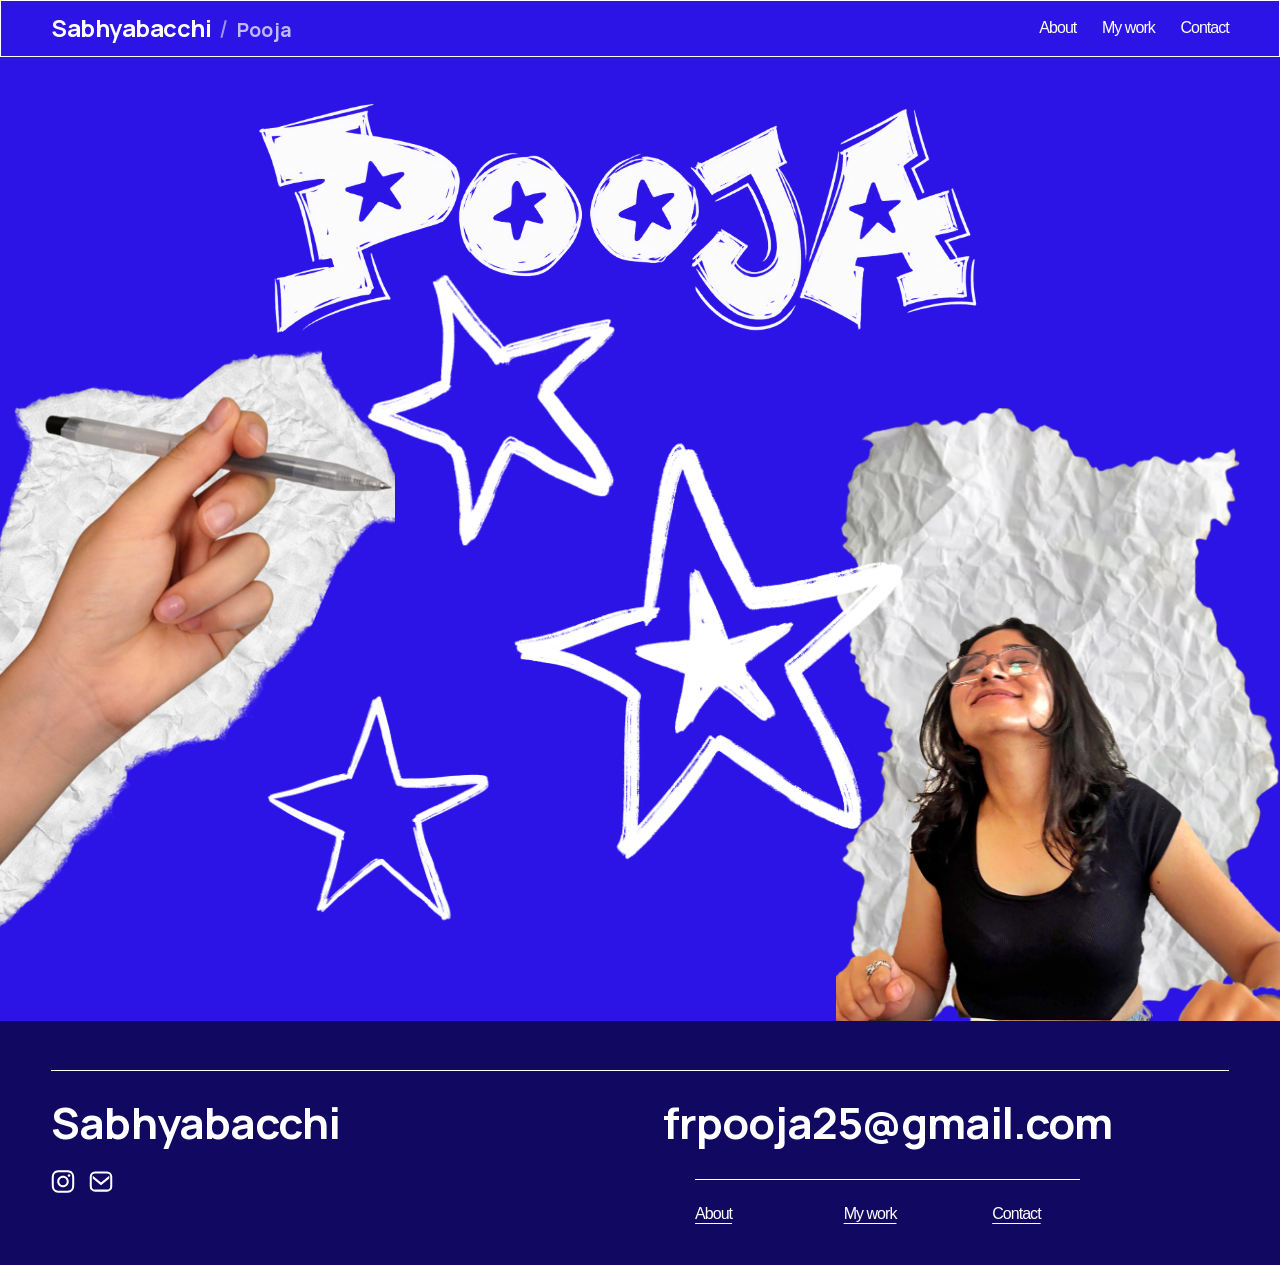
<file: index.html>
<!DOCTYPE html>
<html xmlns:og="http://opengraphprotocol.org/schema/" xmlns:fb="http://www.facebook.com/2008/fbml" lang="en-US" class="yui3-js-enabled js flexbox canvas canvastext webgl no-touch hashchange history draganddrop rgba hsla multiplebgs backgroundsize borderimage borderradius boxshadow textshadow opacity cssanimations csscolumns cssgradients cssreflections csstransforms no-csstransforms3d csstransitions video audio svg inlinesvg svgclippaths" style="--header-height: 60.40625px; scroll-behavior: smooth;"><head>
    <meta http-equiv="X-UA-Compatible" content="IE=edge,chrome=1">
    <meta name="viewport" content="width=device-width, initial-scale=1">
    <!-- This is Squarespace. --><!-- gopher-plane-6e33 -->
<base href="">
<meta charset="utf-8">
<title>Sabhyabacchi | Pooja</title>
<meta http-equiv="Accept-CH" content="Sec-CH-UA-Platform-Version, Sec-CH-UA-Model"><link rel="icon" type="image/x-icon" media="(prefers-color-scheme: light)" href="https://images.squarespace-cdn.com/content/v1/6a17950c1a50305b05320bcb/6fcdf553-482e-4eb4-bb4c-cad751a06b30/favicon.ico">
<link rel="icon" type="image/x-icon" media="(prefers-color-scheme: dark)" href="https://images.squarespace-cdn.com/content/v1/6a17950c1a50305b05320bcb/7f45dfd8-f30d-4bfb-ab00-d5866f7878e9/favicon.ico">





<meta name="twitter:card" content="summary_large_image">
<meta name="description" content="Pooja: scientist, storyteller, content director. Welcome to my playground.">
<meta property="og:site_name" content="Sabhyabacchi">
<meta property="og:type" content="website">
<meta property="og:title" content="Sabhyabacchi | Pooja">
<meta property="og:description" content="Pooja: scientist, storyteller, content director. Welcome to my playground.">
<meta property="og:url" content="https://sabhyabacchi.com">
<meta property="og:image" content="https://sabhyabacchi.com/assets/og/home.jpg">
<meta property="og:image:width" content="1200">
<meta property="og:image:height" content="630">
<meta name="twitter:title" content="Sabhyabacchi | Pooja">
<meta name="twitter:description" content="Pooja: scientist, storyteller, content director. Welcome to my playground.">
<meta name="twitter:image" content="https://sabhyabacchi.com/assets/og/home.jpg">
<link rel="preconnect" href="https://images.squarespace-cdn.com">
<link rel="preconnect" href="https://file.squarespace-cdn.com" crossorigin="">
<style data-sqsp-font-ids="6a31393d494e3c6626e63daa,6a3137d3494e3c6626e63abc">
/* cyrillic */
@font-face {
  font-family: 'Nunito Sans';
  font-style: normal;
  font-weight: 700;
  font-display: swap;
  src: url('assets/fonts/94f01c9161.woff2') format('woff2');
  unicode-range: U+0301, U+0400-045F, U+0490-0491, U+04B0-04B1, U+2116;
}
/* cyrillic-ext */
@font-face {
  font-family: 'Nunito Sans';
  font-style: normal;
  font-weight: 700;
  font-display: swap;
  src: url('assets/fonts/77646ed81f.woff2') format('woff2');
  unicode-range: U+0460-052F, U+1C80-1C8A, U+20B4, U+2DE0-2DFF, U+A640-A69F, U+FE2E-FE2F;
}
/* vietnamese */
@font-face {
  font-family: 'Nunito Sans';
  font-style: normal;
  font-weight: 700;
  font-display: swap;
  src: url('assets/fonts/47939a3604.woff2') format('woff2');
  unicode-range: U+0102-0103, U+0110-0111, U+0128-0129, U+0168-0169, U+01A0-01A1, U+01AF-01B0, U+0300-0301, U+0303-0304, U+0308-0309, U+0323, U+0329, U+1EA0-1EF9, U+20AB;
}
/* latin-ext */
@font-face {
  font-family: 'Nunito Sans';
  font-style: normal;
  font-weight: 700;
  font-display: swap;
  src: url('assets/fonts/8c35b58d33.woff2') format('woff2');
  unicode-range: U+0100-02BA, U+02BD-02C5, U+02C7-02CC, U+02CE-02D7, U+02DD-02FF, U+0304, U+0308, U+0329, U+1D00-1DBF, U+1E00-1E9F, U+1EF2-1EFF, U+2020, U+20A0-20AB, U+20AD-20C0, U+2113, U+2C60-2C7F, U+A720-A7FF;
}
/* latin */
@font-face {
  font-family: 'Nunito Sans';
  font-style: normal;
  font-weight: 700;
  font-display: swap;
  src: url('assets/fonts/7f6ddfadd4.woff2') format('woff2');
  unicode-range: U+0000-00FF, U+0131, U+0152-0153, U+02BB-02BC, U+02C6, U+02DA, U+02DC, U+0304, U+0308, U+0329, U+2000-206F, U+20AC, U+2122, U+2191, U+2193, U+2212, U+2215, U+FEFF, U+FFFD;
}
/* cyrillic-ext */
@font-face {
  font-family: 'Manrope';
  font-style: normal;
  font-weight: 700;
  font-display: swap;
  src: url('assets/fonts/25abfd8ceb.woff2') format('woff2');
  unicode-range: U+0460-052F, U+1C80-1C8A, U+20B4, U+2DE0-2DFF, U+A640-A69F, U+FE2E-FE2F;
}
/* greek */
@font-face {
  font-family: 'Manrope';
  font-style: normal;
  font-weight: 700;
  font-display: swap;
  src: url('assets/fonts/e0d361cda4.woff2') format('woff2');
  unicode-range: U+0370-0377, U+037A-037F, U+0384-038A, U+038C, U+038E-03A1, U+03A3-03FF;
}
/* cyrillic */
@font-face {
  font-family: 'Manrope';
  font-style: normal;
  font-weight: 700;
  font-display: swap;
  src: url('assets/fonts/88ae5d0600.woff2') format('woff2');
  unicode-range: U+0301, U+0400-045F, U+0490-0491, U+04B0-04B1, U+2116;
}
/* latin */
@font-face {
  font-family: 'Manrope';
  font-style: normal;
  font-weight: 700;
  font-display: swap;
  src: url('assets/fonts/5873b400d3.woff2') format('woff2');
  unicode-range: U+0000-00FF, U+0131, U+0152-0153, U+02BB-02BC, U+02C6, U+02DA, U+02DC, U+0304, U+0308, U+0329, U+2000-206F, U+20AC, U+2122, U+2191, U+2193, U+2212, U+2215, U+FEFF, U+FFFD;
}
/* latin-ext */
@font-face {
  font-family: 'Manrope';
  font-style: normal;
  font-weight: 700;
  font-display: swap;
  src: url('assets/fonts/5d7398d3bc.woff2') format('woff2');
  unicode-range: U+0100-02BA, U+02BD-02C5, U+02C7-02CC, U+02CE-02D7, U+02DD-02FF, U+0304, U+0308, U+0329, U+1D00-1DBF, U+1E00-1E9F, U+1EF2-1EFF, U+2020, U+20A0-20AB, U+20AD-20C0, U+2113, U+2C60-2C7F, U+A720-A7FF;
}
/* vietnamese */
@font-face {
  font-family: 'Manrope';
  font-style: normal;
  font-weight: 700;
  font-display: swap;
  src: url('assets/fonts/5134a6b51b.woff2') format('woff2');
  unicode-range: U+0102-0103, U+0110-0111, U+0128-0129, U+0168-0169, U+01A0-01A1, U+01AF-01B0, U+0300-0301, U+0303-0304, U+0308-0309, U+0323, U+0329, U+1EA0-1EF9, U+20AB;
}
/* cyrillic-ext */
@font-face {
  font-family: 'Nunito Sans';
  font-style: italic;
  font-weight: 700;
  font-display: swap;
  src: url('assets/fonts/e2493a7062.woff2') format('woff2');
  unicode-range: U+0460-052F, U+1C80-1C8A, U+20B4, U+2DE0-2DFF, U+A640-A69F, U+FE2E-FE2F;
}
/* cyrillic */
@font-face {
  font-family: 'Nunito Sans';
  font-style: italic;
  font-weight: 700;
  font-display: swap;
  src: url('assets/fonts/03aa65f161.woff2') format('woff2');
  unicode-range: U+0301, U+0400-045F, U+0490-0491, U+04B0-04B1, U+2116;
}
/* vietnamese */
@font-face {
  font-family: 'Nunito Sans';
  font-style: italic;
  font-weight: 700;
  font-display: swap;
  src: url('assets/fonts/2fede19f71.woff2') format('woff2');
  unicode-range: U+0102-0103, U+0110-0111, U+0128-0129, U+0168-0169, U+01A0-01A1, U+01AF-01B0, U+0300-0301, U+0303-0304, U+0308-0309, U+0323, U+0329, U+1EA0-1EF9, U+20AB;
}
/* latin */
@font-face {
  font-family: 'Nunito Sans';
  font-style: italic;
  font-weight: 700;
  font-display: swap;
  src: url('assets/fonts/9c7b2100c7.woff2') format('woff2');
  unicode-range: U+0000-00FF, U+0131, U+0152-0153, U+02BB-02BC, U+02C6, U+02DA, U+02DC, U+0304, U+0308, U+0329, U+2000-206F, U+20AC, U+2122, U+2191, U+2193, U+2212, U+2215, U+FEFF, U+FFFD;
}
/* latin-ext */
@font-face {
  font-family: 'Nunito Sans';
  font-style: italic;
  font-weight: 700;
  font-display: swap;
  src: url('assets/fonts/29cecf0997.woff2') format('woff2');
  unicode-range: U+0100-02BA, U+02BD-02C5, U+02C7-02CC, U+02CE-02D7, U+02DD-02FF, U+0304, U+0308, U+0329, U+1D00-1DBF, U+1E00-1E9F, U+1EF2-1EFF, U+2020, U+20A0-20AB, U+20AD-20C0, U+2113, U+2C60-2C7F, U+A720-A7FF;
}
/* latin */
@font-face {
  font-family: 'Nunito Sans';
  font-style: italic;
  font-weight: 400;
  font-display: swap;
  src: url('assets/fonts/7864b69ddd.woff2') format('woff2');
  unicode-range: U+0000-00FF, U+0131, U+0152-0153, U+02BB-02BC, U+02C6, U+02DA, U+02DC, U+0304, U+0308, U+0329, U+2000-206F, U+20AC, U+2122, U+2191, U+2193, U+2212, U+2215, U+FEFF, U+FFFD;
}
/* latin-ext */
@font-face {
  font-family: 'Nunito Sans';
  font-style: italic;
  font-weight: 400;
  font-display: swap;
  src: url('assets/fonts/a98892c817.woff2') format('woff2');
  unicode-range: U+0100-02BA, U+02BD-02C5, U+02C7-02CC, U+02CE-02D7, U+02DD-02FF, U+0304, U+0308, U+0329, U+1D00-1DBF, U+1E00-1E9F, U+1EF2-1EFF, U+2020, U+20A0-20AB, U+20AD-20C0, U+2113, U+2C60-2C7F, U+A720-A7FF;
}
/* vietnamese */
@font-face {
  font-family: 'Nunito Sans';
  font-style: italic;
  font-weight: 400;
  font-display: swap;
  src: url('assets/fonts/2219c68594.woff2') format('woff2');
  unicode-range: U+0102-0103, U+0110-0111, U+0128-0129, U+0168-0169, U+01A0-01A1, U+01AF-01B0, U+0300-0301, U+0303-0304, U+0308-0309, U+0323, U+0329, U+1EA0-1EF9, U+20AB;
}
/* cyrillic */
@font-face {
  font-family: 'Nunito Sans';
  font-style: italic;
  font-weight: 400;
  font-display: swap;
  src: url('assets/fonts/831a0fe9e6.woff2') format('woff2');
  unicode-range: U+0301, U+0400-045F, U+0490-0491, U+04B0-04B1, U+2116;
}
/* cyrillic-ext */
@font-face {
  font-family: 'Nunito Sans';
  font-style: italic;
  font-weight: 400;
  font-display: swap;
  src: url('assets/fonts/31cf459850.woff2') format('woff2');
  unicode-range: U+0460-052F, U+1C80-1C8A, U+20B4, U+2DE0-2DFF, U+A640-A69F, U+FE2E-FE2F;
}
/* cyrillic-ext */
@font-face {
  font-family: 'Nunito Sans';
  font-style: normal;
  font-weight: 400;
  font-display: swap;
  src: url('assets/fonts/a2612b19d0.woff2') format('woff2');
  unicode-range: U+0460-052F, U+1C80-1C8A, U+20B4, U+2DE0-2DFF, U+A640-A69F, U+FE2E-FE2F;
}
/* cyrillic */
@font-face {
  font-family: 'Nunito Sans';
  font-style: normal;
  font-weight: 400;
  font-display: swap;
  src: url('assets/fonts/ee20a017ad.woff2') format('woff2');
  unicode-range: U+0301, U+0400-045F, U+0490-0491, U+04B0-04B1, U+2116;
}
/* latin-ext */
@font-face {
  font-family: 'Nunito Sans';
  font-style: normal;
  font-weight: 400;
  font-display: swap;
  src: url('assets/fonts/b482d007cb.woff2') format('woff2');
  unicode-range: U+0100-02BA, U+02BD-02C5, U+02C7-02CC, U+02CE-02D7, U+02DD-02FF, U+0304, U+0308, U+0329, U+1D00-1DBF, U+1E00-1E9F, U+1EF2-1EFF, U+2020, U+20A0-20AB, U+20AD-20C0, U+2113, U+2C60-2C7F, U+A720-A7FF;
}
/* latin */
@font-face {
  font-family: 'Nunito Sans';
  font-style: normal;
  font-weight: 400;
  font-display: swap;
  src: url('assets/fonts/56f32470c5.woff2') format('woff2');
  unicode-range: U+0000-00FF, U+0131, U+0152-0153, U+02BB-02BC, U+02C6, U+02DA, U+02DC, U+0304, U+0308, U+0329, U+2000-206F, U+20AC, U+2122, U+2191, U+2193, U+2212, U+2215, U+FEFF, U+FFFD;
}
/* vietnamese */
@font-face {
  font-family: 'Nunito Sans';
  font-style: normal;
  font-weight: 400;
  font-display: swap;
  src: url('assets/fonts/ce6deac915.woff2') format('woff2');
  unicode-range: U+0102-0103, U+0110-0111, U+0128-0129, U+0168-0169, U+01A0-01A1, U+01AF-01B0, U+0300-0301, U+0303-0304, U+0308-0309, U+0323, U+0329, U+1EA0-1EF9, U+20AB;
}
</style>











<link rel="stylesheet" type="text/css" href="assets/style0.css">

<link rel="stylesheet" type="text/css" href="assets/style1.css">
<link rel="stylesheet" type="text/css" href="assets/style2.css"><link rel="stylesheet" type="text/css" href="assets/style3.css"><link rel="stylesheet" type="text/css" href="assets/style4.css"><link rel="stylesheet" type="text/css" href="assets/style5.css"><link rel="stylesheet" type="text/css" href="assets/style6.css"><link rel="stylesheet" type="text/css" href="assets/style7.css"><link rel="stylesheet" type="text/css" href="assets/style8.css"><link rel="stylesheet" type="text/css" href="assets/style9.css">
<!-- End of Squarespace Headers -->
    
    
  <link rel="stylesheet" type="text/css" href="assets/style10.css"><link rel="stylesheet" type="text/css" href="assets/style11.css"><style>
  /* site title: handle | name */
  #site-title{display:inline-flex;align-items:baseline;white-space:nowrap}
  #site-title .st-handle,#site-title .st-name{display:inline-block;font-size:1em;transition:opacity .4s ease,font-size .45s cubic-bezier(.34,1.3,.64,1),letter-spacing .4s ease}
  #site-title .st-sep{display:inline-block;width:1.5px;height:.78em;margin:0 .5em;background:currentColor;opacity:.55;transform:rotate(14deg) translateY(.08em);transform-origin:center;transition:transform .45s cubic-bezier(.34,1.56,.64,1),opacity .35s}
  #site-title .st-name{font-size:.82em;opacity:.7;letter-spacing:.02em}
  #site-title:hover .st-handle{opacity:.6;font-size:.82em}
  #site-title:hover .st-name{opacity:1;font-size:1em;letter-spacing:0}
  #site-title:hover .st-sep{transform:rotate(-14deg) translateY(.08em);opacity:.9}
  @media (max-width:640px){#site-title .st-sep,#site-title .st-name{display:none}}
</style>
<style>
  /* Pooja-on-paper block: never crop the cutout (the Squarespace block defaults to object-fit:cover) */
  .fe-block-22c0c3f81eda121cd74f{align-self:end !important;overflow:visible !important}
  .fe-block-22c0c3f81eda121cd74f .sqs-block,.fe-block-22c0c3f81eda121cd74f .sqs-block-content,.fe-block-22c0c3f81eda121cd74f .fluid-image-component-root,
  .fe-block-22c0c3f81eda121cd74f .fluid-image-animation-wrapper,.fe-block-22c0c3f81eda121cd74f .fluid-image-container,
  .fe-block-22c0c3f81eda121cd74f .js-content-mode-element-wrapper,.fe-block-22c0c3f81eda121cd74f .js-content-mode-element{height:auto !important;min-height:0 !important;padding:0 !important;overflow:visible !important}
  .fe-block-22c0c3f81eda121cd74f .sqs-block-image .design-layout-fluid .fluid-image-container .content-fill,
  .fe-block-22c0c3f81eda121cd74f .sqs-block-image .design-layout-fluid .fluid-image-container .content-fill img,
  .fe-block-22c0c3f81eda121cd74f img[data-sqsp-image-block-image]{position:static !important;display:block !important;width:100% !important;height:auto !important;max-height:none !important;object-fit:fill !important}
</style>
</head>

  <body id="collection-6a17950d1a50305b05320bfb" class="tweak-blog-alternating-side-by-side-width-full tweak-blog-alternating-side-by-side-image-aspect-ratio-11-square tweak-blog-alternating-side-by-side-text-alignment-left tweak-blog-alternating-side-by-side-read-more-style-show tweak-blog-alternating-side-by-side-image-text-alignment-middle tweak-blog-alternating-side-by-side-delimiter-bullet tweak-blog-alternating-side-by-side-meta-position-top tweak-blog-alternating-side-by-side-primary-meta-categories tweak-blog-alternating-side-by-side-secondary-meta-date tweak-blog-alternating-side-by-side-excerpt-show image-block-poster-text-alignment-left image-block-card-content-position-center image-block-card-text-alignment-left image-block-overlap-content-position-center image-block-overlap-text-alignment-left image-block-collage-content-position-center image-block-collage-text-alignment-left image-block-stack-text-alignment-left form-use-theme-colors form-field-style-outline form-field-shape-pill form-field-border-all form-field-checkbox-type-icon form-field-checkbox-fill-outline form-field-checkbox-color-inverted form-field-checkbox-shape-rounded form-field-checkbox-layout-fit form-field-radio-type-icon form-field-radio-fill-outline form-field-radio-color-inverted form-field-radio-shape-rounded form-field-radio-layout-fit form-field-survey-fill-outline form-field-survey-color-inverted form-field-survey-shape-rounded form-field-hover-focus-outline form-submit-button-style-label  tweak-global-animations-complexity-level-detailed tweak-global-animations-animation-style-fade tweak-global-animations-animation-type-none tweak-global-animations-animation-curve-ease tweak-blog-masonry-width-full tweak-blog-masonry-text-alignment-left tweak-blog-masonry-primary-meta-categories tweak-blog-masonry-secondary-meta-date tweak-blog-masonry-meta-position-top tweak-blog-masonry-read-more-style-show tweak-blog-masonry-delimiter-space tweak-blog-masonry-image-placement-above tweak-blog-masonry-excerpt-show tweak-portfolio-grid-overlay-width-full tweak-portfolio-grid-overlay-height-large tweak-portfolio-grid-overlay-image-aspect-ratio-11-square tweak-portfolio-grid-overlay-text-placement-center tweak-portfolio-grid-overlay-show-text-after-hover tweak-blog-single-column-width-full tweak-blog-single-column-text-alignment-left tweak-blog-single-column-image-placement-above tweak-blog-single-column-delimiter-bullet tweak-blog-single-column-read-more-style-show tweak-blog-single-column-primary-meta-categories tweak-blog-single-column-secondary-meta-date tweak-blog-single-column-meta-position-top tweak-blog-single-column-content-full-post header-width-full   tweak-fixed-header-style-basic tweak-blog-item-width-medium tweak-blog-item-text-alignment-left tweak-blog-item-meta-position-above-title tweak-blog-item-show-categories tweak-blog-item-show-date   tweak-blog-item-delimiter-bullet tweak-blog-side-by-side-width-full tweak-blog-side-by-side-image-placement-left tweak-blog-side-by-side-image-aspect-ratio-11-square tweak-blog-side-by-side-primary-meta-categories tweak-blog-side-by-side-secondary-meta-date tweak-blog-side-by-side-meta-position-top tweak-blog-side-by-side-text-alignment-left tweak-blog-side-by-side-image-text-alignment-middle tweak-blog-side-by-side-read-more-style-show tweak-blog-side-by-side-delimiter-bullet tweak-blog-side-by-side-excerpt-show primary-button-style-outline primary-button-shape-pill secondary-button-style-outline secondary-button-shape-pill tertiary-button-style-outline tertiary-button-shape-pill tweak-events-stacked-width-full tweak-events-stacked-height-large  tweak-events-stacked-show-thumbnails tweak-events-stacked-thumbnail-size-32-standard tweak-events-stacked-date-style-with-text tweak-events-stacked-show-time tweak-events-stacked-show-location  tweak-events-stacked-show-excerpt  tweak-blog-basic-grid-width-inset tweak-blog-basic-grid-image-aspect-ratio-32-standard tweak-blog-basic-grid-text-alignment-center tweak-blog-basic-grid-delimiter-bullet tweak-blog-basic-grid-image-placement-above tweak-blog-basic-grid-read-more-style-show tweak-blog-basic-grid-primary-meta-categories tweak-blog-basic-grid-secondary-meta-date tweak-blog-basic-grid-excerpt-show tweak-portfolio-grid-basic-width-full tweak-portfolio-grid-basic-height-large tweak-portfolio-grid-basic-image-aspect-ratio-11-square tweak-portfolio-grid-basic-text-alignment-left tweak-portfolio-grid-basic-hover-effect-fade header-overlay-alignment-center tweak-portfolio-index-background-link-format-stacked tweak-portfolio-index-background-width-full tweak-portfolio-index-background-height-large  tweak-portfolio-index-background-vertical-alignment-middle tweak-portfolio-index-background-horizontal-alignment-center tweak-portfolio-index-background-delimiter-none tweak-portfolio-index-background-animation-type-fade tweak-portfolio-index-background-animation-duration-medium tweak-portfolio-hover-follow-layout-inline  tweak-portfolio-hover-follow-delimiter-bullet tweak-portfolio-hover-follow-animation-type-fade tweak-portfolio-hover-follow-animation-duration-fast tweak-portfolio-hover-static-layout-inline tweak-portfolio-hover-static-front tweak-portfolio-hover-static-delimiter-hyphen tweak-portfolio-hover-static-animation-type-fade tweak-portfolio-hover-static-animation-duration-fast hide-opentable-icons opentable-style-dark tweak-product-quick-view-button-style-floating tweak-product-quick-view-button-position-bottom tweak-product-quick-view-lightbox-excerpt-display-truncate tweak-product-quick-view-lightbox-show-arrows tweak-product-quick-view-lightbox-show-close-button tweak-product-quick-view-lightbox-controls-weight-light native-currency-code-usd collection-type-page collection-layout-default collection-6a17950d1a50305b05320bfb homepage mobile-style-available sqs-seven-one
      
        
          
        
      
     seven-one-global-animations" tabindex="-1" data-animation-state="booted">
    <div id="siteWrapper" class="clearfix site-wrapper">
      
      

      












  <header data-test="header" id="header" class="
      
        
      
      header theme-col--primary
    " data-section-theme="" data-controller="Header" data-current-styles="{
&quot;layout&quot;: &quot;navRight&quot;,
&quot;action&quot;: {
&quot;href&quot;: &quot;/appointments&quot;,
&quot;buttonText&quot;: &quot;Book now&quot;,
&quot;newWindow&quot;: false
},
&quot;showSocial&quot;: false,
&quot;socialOptions&quot;: {
&quot;socialBorderShape&quot;: &quot;none&quot;,
&quot;socialBorderStyle&quot;: &quot;outline&quot;,
&quot;socialBorderThickness&quot;: {
&quot;unit&quot;: &quot;px&quot;,
&quot;value&quot;: 1.0
}
},
&quot;menuOverlayAnimation&quot;: &quot;fade&quot;,
&quot;cartStyle&quot;: &quot;text&quot;,
&quot;cartText&quot;: &quot;Cart&quot;,
&quot;showEmptyCartState&quot;: false,
&quot;cartOptions&quot;: {
&quot;iconType&quot;: &quot;stroke-9&quot;,
&quot;cartBorderShape&quot;: &quot;none&quot;,
&quot;cartBorderStyle&quot;: &quot;outline&quot;,
&quot;cartBorderThickness&quot;: {
&quot;unit&quot;: &quot;px&quot;,
&quot;value&quot;: 1.0
}
},
&quot;showButton&quot;: false,
&quot;showCart&quot;: true,
&quot;showAccountLogin&quot;: false,
&quot;headerStyle&quot;: &quot;solid&quot;,
&quot;languagePicker&quot;: {
&quot;enabled&quot;: false,
&quot;iconEnabled&quot;: false,
&quot;iconType&quot;: &quot;globe&quot;,
&quot;flagShape&quot;: &quot;shiny&quot;,
&quot;languageFlags&quot;: [ ]
},
&quot;iconOptions&quot;: {
&quot;desktopDropdownIconOptions&quot;: {
&quot;size&quot;: {
&quot;unit&quot;: &quot;em&quot;,
&quot;value&quot;: 1.0
},
&quot;iconSpacing&quot;: {
&quot;unit&quot;: &quot;em&quot;,
&quot;value&quot;: 0.35
},
&quot;strokeWidth&quot;: {
&quot;unit&quot;: &quot;px&quot;,
&quot;value&quot;: 1.0
},
&quot;endcapType&quot;: &quot;square&quot;,
&quot;folderDropdownIcon&quot;: &quot;none&quot;,
&quot;languagePickerIcon&quot;: &quot;openArrowHead&quot;
},
&quot;mobileDropdownIconOptions&quot;: {
&quot;size&quot;: {
&quot;unit&quot;: &quot;em&quot;,
&quot;value&quot;: 1.0
},
&quot;iconSpacing&quot;: {
&quot;unit&quot;: &quot;em&quot;,
&quot;value&quot;: 0.15
},
&quot;strokeWidth&quot;: {
&quot;unit&quot;: &quot;px&quot;,
&quot;value&quot;: 0.5
},
&quot;endcapType&quot;: &quot;square&quot;,
&quot;folderDropdownIcon&quot;: &quot;openArrowHead&quot;,
&quot;languagePickerIcon&quot;: &quot;openArrowHead&quot;
}
},
&quot;mobileOptions&quot;: {
&quot;layout&quot;: &quot;logoLeftNavRight&quot;,
&quot;menuIconOptions&quot;: {
&quot;style&quot;: &quot;doubleLineHamburger&quot;,
&quot;thickness&quot;: {
&quot;unit&quot;: &quot;px&quot;,
&quot;value&quot;: 1.0
}
}
},
&quot;solidOptions&quot;: {
&quot;headerOpacity&quot;: {
&quot;unit&quot;: &quot;%&quot;,
&quot;value&quot;: 100.0
},
&quot;blurBackground&quot;: {
&quot;enabled&quot;: false,
&quot;blurRadius&quot;: {
&quot;unit&quot;: &quot;px&quot;,
&quot;value&quot;: 12.0
}
},
&quot;backgroundColor&quot;: {
&quot;type&quot;: &quot;CUSTOM_COLOR&quot;,
&quot;customColor&quot;: {
&quot;hslaValue&quot;: {
&quot;hue&quot;: 246.82,
&quot;saturation&quot;: 0.84,
&quot;lightness&quot;: 0.49,
&quot;alpha&quot;: 1.0
},
&quot;userFormat&quot;: &quot;hex&quot;
}
}
},
&quot;gradientOptions&quot;: {
&quot;gradientType&quot;: &quot;faded&quot;,
&quot;headerOpacity&quot;: {
&quot;unit&quot;: &quot;%&quot;,
&quot;value&quot;: 90.0
},
&quot;blurBackground&quot;: {
&quot;enabled&quot;: false,
&quot;blurRadius&quot;: {
&quot;unit&quot;: &quot;px&quot;,
&quot;value&quot;: 12.0
}
}
},
&quot;dropShadowOptions&quot;: {
&quot;enabled&quot;: false,
&quot;blur&quot;: {
&quot;unit&quot;: &quot;px&quot;,
&quot;value&quot;: 12.0
},
&quot;spread&quot;: {
&quot;unit&quot;: &quot;px&quot;,
&quot;value&quot;: 0.0
},
&quot;distance&quot;: {
&quot;unit&quot;: &quot;px&quot;,
&quot;value&quot;: 12.0
}
},
&quot;borderOptions&quot;: {
&quot;enabled&quot;: true,
&quot;position&quot;: &quot;allSides&quot;,
&quot;thickness&quot;: {
&quot;unit&quot;: &quot;px&quot;,
&quot;value&quot;: 1.0
}
},
&quot;showPromotedElement&quot;: false,
&quot;buttonVariant&quot;: &quot;primary&quot;,
&quot;blurBackground&quot;: {
&quot;enabled&quot;: false,
&quot;blurRadius&quot;: {
&quot;unit&quot;: &quot;px&quot;,
&quot;value&quot;: 12.0
}
},
&quot;headerOpacity&quot;: {
&quot;unit&quot;: &quot;%&quot;,
&quot;value&quot;: 100.0
}
}" data-section-id="header" data-header-style="solid" data-language-picker="{
&quot;enabled&quot;: false,
&quot;iconEnabled&quot;: false,
&quot;iconType&quot;: &quot;globe&quot;,
&quot;flagShape&quot;: &quot;shiny&quot;,
&quot;languageFlags&quot;: [ ]
}" data-first-focusable-element="" tabindex="-1" style="
      
      
      
        --solidHeaderBackgroundColor: hsla(246.82, 84%, 49%, 1);
      
      
      
      
    " data-controllers-bound="Header">
    <svg style="display:none" viewBox="0 0 22 22" xmlns="http://www.w3.org/2000/svg">
  <symbol id="circle">
    <path d="M11.5 17C14.5376 17 17 14.5376 17 11.5C17 8.46243 14.5376 6 11.5 6C8.46243 6 6 8.46243 6 11.5C6 14.5376 8.46243 17 11.5 17Z" fill="none"></path>
  </symbol>

  <symbol id="circleFilled">
    <path d="M11.5 17C14.5376 17 17 14.5376 17 11.5C17 8.46243 14.5376 6 11.5 6C8.46243 6 6 8.46243 6 11.5C6 14.5376 8.46243 17 11.5 17Z"></path>
  </symbol>

  <symbol id="dash">
    <path d="M11 11H19H3"></path>
  </symbol>

  <symbol id="squareFilled">
    <rect x="6" y="6" width="11" height="11"></rect>
  </symbol>

  <symbol id="square">
    <rect x="7" y="7" width="9" height="9" fill="none" stroke="inherit"></rect>
  </symbol>
  
  <symbol id="plus">
    <path d="M11 3V19"></path>
    <path d="M19 11L3 11"></path>
  </symbol>
  
  <symbol id="closedArrow">
    <path d="M11 11V2M11 18.1797L17 11.1477L5 11.1477L11 18.1797Z" fill="none"></path>
  </symbol>
  
  <symbol id="closedArrowFilled">
    <path d="M11 11L11 2" stroke="inherit" fill="none"></path>
    <path fill-rule="evenodd" clip-rule="evenodd" d="M2.74695 9.38428L19.038 9.38428L10.8925 19.0846L2.74695 9.38428Z" stroke-width="1"></path>
  </symbol>
  
  <symbol id="closedArrowHead" viewBox="0 0 22 22" xmlns="http://www.w3.org/2000/symbol">
    <path d="M18 7L11 15L4 7L18 7Z" fill="none" stroke="inherit"></path>
  </symbol>
  
  
  <symbol id="closedArrowHeadFilled" viewBox="0 0 22 22" xmlns="http://www.w3.org/2000/symbol">
    <path d="M18.875 6.5L11 15.5L3.125 6.5L18.875 6.5Z"></path>
  </symbol>
  
  <symbol id="openArrow">
    <path d="M11 18.3591L11 3" stroke="inherit" fill="none"></path>
    <path d="M18 11.5L11 18.5L4 11.5" stroke="inherit" fill="none"></path>
  </symbol>
  
  <symbol id="openArrowHead">
    <path d="M18 7L11 14L4 7" fill="none"></path>
  </symbol>

  <symbol id="pinchedArrow">
    <path d="M11 17.3591L11 2" fill="none"></path>
    <path d="M2 11C5.85455 12.2308 8.81818 14.9038 11 18C13.1818 14.8269 16.1455 12.1538 20 11" fill="none"></path>
  </symbol>

  <symbol id="pinchedArrowFilled">
    <path d="M11.05 10.4894C7.04096 8.73759 1.05005 8 1.05005 8C6.20459 11.3191 9.41368 14.1773 11.05 21C12.6864 14.0851 15.8955 11.227 21.05 8C21.05 8 15.0591 8.73759 11.05 10.4894Z" stroke-width="1"></path>
    <path d="M11 11L11 1" fill="none"></path>
  </symbol>

  <symbol id="pinchedArrowHead">
    <path d="M2 7.24091C5.85455 8.40454 8.81818 10.9318 11 13.8591C13.1818 10.8591 16.1455 8.33181 20 7.24091" fill="none"></path>
  </symbol>
  
  <symbol id="pinchedArrowHeadFilled">
    <path d="M11.05 7.1591C7.04096 5.60456 1.05005 4.95001 1.05005 4.95001C6.20459 7.89547 9.41368 10.4318 11.05 16.4864C12.6864 10.35 15.8955 7.81365 21.05 4.95001C21.05 4.95001 15.0591 5.60456 11.05 7.1591Z"></path>
  </symbol>

</svg>
    
<div class="sqs-announcement-bar-dropzone"></div>

    <div class="header-announcement-bar-wrapper">
      
      <a href="#page" class="header-skip-link sqs-button-element--primary">
        Skip to Content
      </a>
      


<style>
    @supports (-webkit-backdrop-filter: none) or (backdrop-filter: none) {
        .header-blur-background {
            
                -webkit-backdrop-filter: blur(12px);
                backdrop-filter: blur(12px);
            
            
        }
    }
</style>
      <div class="header-border" data-header-style="solid" data-header-border="true" data-test="header-border" style="


  
    border-width: 1px !important;
  



"></div>
      <div class="header-dropshadow" data-header-style="solid" data-header-dropshadow="false" data-test="header-dropshadow" style=""></div>
      
      
        <div>
          <div class="header-background-solid" data-header-style="solid" data-test="header-background-solid" style="opacity: calc(100 * .01)"></div>
        </div>
      

      <div class="header-inner container--fluid
        
          header-layout--with-commerce
        
        
        
         header-mobile-layout-logo-left-nav-right
        
        
        
        
        
        
         header-layout-nav-right
        
        
        
        
        
        
        
        
        " data-test="header-inner">
        <!-- Background -->
        <div class="header-background theme-bg--primary"></div>

        <div class="header-display-desktop" data-content-field="site-title">
          

          

          

          

          

          
          
            


<style>
  .top-bun, 
  .patty, 
  .bottom-bun {
    height: 1px;
  }
</style>

<!-- Burger -->
<div class="header-burger

  menu-overlay-does-not-have-visible-non-navigation-items


  
  no-actions
  
" data-animation-role="header-element">
  <button class="header-burger-btn burger" data-test="header-burger">
    <span class="js-header-burger-open-title visually-hidden">Open Menu</span>
    <span hidden="" class="js-header-burger-close-title visually-hidden">Close Menu</span>
    <div class="burger-box">
      <div class="burger-inner header-menu-icon-doubleLineHamburger">
        <div class="top-bun"></div>
        <div class="patty"></div>
        <div class="bottom-bun"></div>
      </div>
    </div>
  </button>
</div>

            
            <!-- Social -->
            
          
            
            <!-- Title and nav wrapper -->
            <div class="header-title-nav-wrapper">
              

              

              
                
                <!-- Title -->
                
                  <div class="
                      header-title
                      
                    " data-animation-role="header-element">
                    
                      <div class="header-title-text">
                        <a id="site-title" href="/" data-animation-role="header-element"><span class="st-handle">Sabhyabacchi</span><span class="st-sep" aria-hidden="true"></span><span class="st-name">Pooja</span></a>
                      </div>
                    
                    
                  </div>
                
              
                
                <!-- Nav -->
                <div class="header-nav">
                  <div class="header-nav-wrapper">
                    <nav class="header-nav-list">
                      


  
    
  
  
  


  
    <div class="header-nav-item header-nav-item--collection">
      <a href="about/" data-animation-role="header-element">
        About
      </a>
    </div>
  
  
  


  
    <div class="header-nav-item header-nav-item--collection">
      <a href="my-work/" data-animation-role="header-element">
        My work
      </a>
    </div>
  
  
  


  
    <div class="header-nav-item header-nav-item--collection">
      <a href="contact/" data-animation-role="header-element">
        Contact
      </a>
    </div>
  
  
  



                    </nav>
                  </div>
                </div>
              
              
            </div>
          
            
            <!-- Actions -->
            <div class="header-actions header-actions--right">
              
                
              
              

              

            
            

              

              

              

              

              
            

              
              <div class="showOnMobile">
                
                  
                
                
                  
                  
                    
                  
                
              
                
              </div>

              
              <div class="showOnDesktop">
                
                  
                
                
                  
                  
                    
                  
                
              
                
              </div>

              
            </div>
          
          

        </div>
        <div class="header-display-mobile" data-content-field="site-title">
          
            
            <!-- Social -->
            
          
            
            <!-- Title and nav wrapper -->
            <div class="header-title-nav-wrapper">
              

              

              
                
                <!-- Title -->
                
                  <div class="
                      header-title
                      
                    " data-animation-role="header-element">
                    
                      <div class="header-title-text">
                        <a id="site-title" href="/" data-animation-role="header-element"><span class="st-handle">Sabhyabacchi</span><span class="st-sep" aria-hidden="true"></span><span class="st-name">Pooja</span></a>
                      </div>
                    
                    
                  </div>
                
              
                
                <!-- Nav -->
                <div class="header-nav">
                  <div class="header-nav-wrapper">
                    <nav class="header-nav-list">
                      


  
    
  
  
  


  
    <div class="header-nav-item header-nav-item--collection">
      <a href="about/" data-animation-role="header-element">
        About
      </a>
    </div>
  
  
  


  
    <div class="header-nav-item header-nav-item--collection">
      <a href="my-work/" data-animation-role="header-element">
        My work
      </a>
    </div>
  
  
  


  
    <div class="header-nav-item header-nav-item--collection">
      <a href="contact/" data-animation-role="header-element">
        Contact
      </a>
    </div>
  
  
  



                    </nav>
                  </div>
                </div>
              
              
            </div>
          
            
            <!-- Actions -->
            <div class="header-actions header-actions--right">
              
                
              
              

              

            
            

              

              

              

              

              
            

              
              <div class="showOnMobile">
                
                  
                
                
                  
                  
                    
                  
                
              
                
              </div>

              
              <div class="showOnDesktop">
                
                  
                
                
                  
                  
                    
                  
                
              
                
              </div>

              
            </div>
          
            


<style>
  .top-bun, 
  .patty, 
  .bottom-bun {
    height: 1px;
  }
</style>

<!-- Burger -->
<div class="header-burger

  menu-overlay-does-not-have-visible-non-navigation-items


  
  no-actions
  
" data-animation-role="header-element">
  <button class="header-burger-btn burger" data-test="header-burger">
    <span class="js-header-burger-open-title visually-hidden">Open Menu</span>
    <span hidden="" class="js-header-burger-close-title visually-hidden">Close Menu</span>
    <div class="burger-box">
      <div class="burger-inner header-menu-icon-doubleLineHamburger">
        <div class="top-bun"></div>
        <div class="patty"></div>
        <div class="bottom-bun"></div>
      </div>
    </div>
  </button>
</div>

          
          
          
          
          
        </div>
      </div>
    </div>
    <!-- (Mobile) Menu Navigation -->
    <div class="header-menu header-menu--folder-list
      
      
      
      
      
      " data-section-theme="" data-current-styles="{
&quot;layout&quot;: &quot;navRight&quot;,
&quot;action&quot;: {
&quot;href&quot;: &quot;/appointments&quot;,
&quot;buttonText&quot;: &quot;Book now&quot;,
&quot;newWindow&quot;: false
},
&quot;showSocial&quot;: false,
&quot;socialOptions&quot;: {
&quot;socialBorderShape&quot;: &quot;none&quot;,
&quot;socialBorderStyle&quot;: &quot;outline&quot;,
&quot;socialBorderThickness&quot;: {
&quot;unit&quot;: &quot;px&quot;,
&quot;value&quot;: 1.0
}
},
&quot;menuOverlayAnimation&quot;: &quot;fade&quot;,
&quot;cartStyle&quot;: &quot;text&quot;,
&quot;cartText&quot;: &quot;Cart&quot;,
&quot;showEmptyCartState&quot;: false,
&quot;cartOptions&quot;: {
&quot;iconType&quot;: &quot;stroke-9&quot;,
&quot;cartBorderShape&quot;: &quot;none&quot;,
&quot;cartBorderStyle&quot;: &quot;outline&quot;,
&quot;cartBorderThickness&quot;: {
&quot;unit&quot;: &quot;px&quot;,
&quot;value&quot;: 1.0
}
},
&quot;showButton&quot;: false,
&quot;showCart&quot;: true,
&quot;showAccountLogin&quot;: false,
&quot;headerStyle&quot;: &quot;solid&quot;,
&quot;languagePicker&quot;: {
&quot;enabled&quot;: false,
&quot;iconEnabled&quot;: false,
&quot;iconType&quot;: &quot;globe&quot;,
&quot;flagShape&quot;: &quot;shiny&quot;,
&quot;languageFlags&quot;: [ ]
},
&quot;iconOptions&quot;: {
&quot;desktopDropdownIconOptions&quot;: {
&quot;size&quot;: {
&quot;unit&quot;: &quot;em&quot;,
&quot;value&quot;: 1.0
},
&quot;iconSpacing&quot;: {
&quot;unit&quot;: &quot;em&quot;,
&quot;value&quot;: 0.35
},
&quot;strokeWidth&quot;: {
&quot;unit&quot;: &quot;px&quot;,
&quot;value&quot;: 1.0
},
&quot;endcapType&quot;: &quot;square&quot;,
&quot;folderDropdownIcon&quot;: &quot;none&quot;,
&quot;languagePickerIcon&quot;: &quot;openArrowHead&quot;
},
&quot;mobileDropdownIconOptions&quot;: {
&quot;size&quot;: {
&quot;unit&quot;: &quot;em&quot;,
&quot;value&quot;: 1.0
},
&quot;iconSpacing&quot;: {
&quot;unit&quot;: &quot;em&quot;,
&quot;value&quot;: 0.15
},
&quot;strokeWidth&quot;: {
&quot;unit&quot;: &quot;px&quot;,
&quot;value&quot;: 0.5
},
&quot;endcapType&quot;: &quot;square&quot;,
&quot;folderDropdownIcon&quot;: &quot;openArrowHead&quot;,
&quot;languagePickerIcon&quot;: &quot;openArrowHead&quot;
}
},
&quot;mobileOptions&quot;: {
&quot;layout&quot;: &quot;logoLeftNavRight&quot;,
&quot;menuIconOptions&quot;: {
&quot;style&quot;: &quot;doubleLineHamburger&quot;,
&quot;thickness&quot;: {
&quot;unit&quot;: &quot;px&quot;,
&quot;value&quot;: 1.0
}
}
},
&quot;solidOptions&quot;: {
&quot;headerOpacity&quot;: {
&quot;unit&quot;: &quot;%&quot;,
&quot;value&quot;: 100.0
},
&quot;blurBackground&quot;: {
&quot;enabled&quot;: false,
&quot;blurRadius&quot;: {
&quot;unit&quot;: &quot;px&quot;,
&quot;value&quot;: 12.0
}
},
&quot;backgroundColor&quot;: {
&quot;type&quot;: &quot;CUSTOM_COLOR&quot;,
&quot;customColor&quot;: {
&quot;hslaValue&quot;: {
&quot;hue&quot;: 246.82,
&quot;saturation&quot;: 0.84,
&quot;lightness&quot;: 0.49,
&quot;alpha&quot;: 1.0
},
&quot;userFormat&quot;: &quot;hex&quot;
}
}
},
&quot;gradientOptions&quot;: {
&quot;gradientType&quot;: &quot;faded&quot;,
&quot;headerOpacity&quot;: {
&quot;unit&quot;: &quot;%&quot;,
&quot;value&quot;: 90.0
},
&quot;blurBackground&quot;: {
&quot;enabled&quot;: false,
&quot;blurRadius&quot;: {
&quot;unit&quot;: &quot;px&quot;,
&quot;value&quot;: 12.0
}
}
},
&quot;dropShadowOptions&quot;: {
&quot;enabled&quot;: false,
&quot;blur&quot;: {
&quot;unit&quot;: &quot;px&quot;,
&quot;value&quot;: 12.0
},
&quot;spread&quot;: {
&quot;unit&quot;: &quot;px&quot;,
&quot;value&quot;: 0.0
},
&quot;distance&quot;: {
&quot;unit&quot;: &quot;px&quot;,
&quot;value&quot;: 12.0
}
},
&quot;borderOptions&quot;: {
&quot;enabled&quot;: true,
&quot;position&quot;: &quot;allSides&quot;,
&quot;thickness&quot;: {
&quot;unit&quot;: &quot;px&quot;,
&quot;value&quot;: 1.0
}
},
&quot;showPromotedElement&quot;: false,
&quot;buttonVariant&quot;: &quot;primary&quot;,
&quot;blurBackground&quot;: {
&quot;enabled&quot;: false,
&quot;blurRadius&quot;: {
&quot;unit&quot;: &quot;px&quot;,
&quot;value&quot;: 12.0
}
},
&quot;headerOpacity&quot;: {
&quot;unit&quot;: &quot;%&quot;,
&quot;value&quot;: 100.0
}
}" data-section-id="overlay-nav" data-show-account-login="false" data-test="header-menu" style="padding-top: 60.4062px;">
      <div class="header-menu-bg theme-bg--primary"></div>
      <div class="header-menu-nav">
        <nav class="header-menu-nav-list">
          
        <div data-folder="root" class="header-menu-nav-folder header-menu-nav-folder--active">
            <div class="header-menu-nav-folder-content">
              <!-- Menu Navigation -->
<div class="header-menu-nav-wrapper">
  
    
      
        
          
            
          
        
      
    
      
        
          
            <div class="container header-menu-nav-item header-menu-nav-item--collection">
              <a href="about/">
                <div class="header-menu-nav-item-content">
                  About
                </div>
              </a>
            </div>
          
        
      
    
      
        
          
            <div class="container header-menu-nav-item header-menu-nav-item--collection">
              <a href="my-work/">
                <div class="header-menu-nav-item-content">
                  My work
                </div>
              </a>
            </div>
          
        
      
    
      
        
          
            <div class="container header-menu-nav-item header-menu-nav-item--collection">
              <a href="contact/">
                <div class="header-menu-nav-item-content">
                  Contact
                </div>
              </a>
            </div>
          
        
      
    
  
</div>

              
                
              
            </div>
            
            
            
          </div></nav>
      </div>
    </div>
    
    
  </header>




      <main id="page" class="container" role="main">
        
          
            <article class="page-regions" id="page-regions" data-collection-id="6a17950d1a50305b05320bfb" data-item-id="" data-regions-source="collection">
  
  
  
    
    
    <section class="region" data-region-id="5c21edadb2671686187fc2b8">
      
    
      
        
        


  
  











<section data-test="page-section" data-section-theme="bright" class="page-section 
    
      full-bleed-section
      layout-engine-section
    
    background-width--full-bleed
    
      
        section-height--custom
      
    
    
      content-width--wide
    
    horizontal-alignment--center
    vertical-alignment--middle
    
      
    
    
    bright" data-section-id="6a179a1f226efa7c76af685d" data-controller="SectionWrapperController" data-current-styles="{
&quot;imageOverlayOpacity&quot;: 0.15,
&quot;backgroundWidth&quot;: &quot;background-width--full-bleed&quot;,
&quot;sectionHeight&quot;: &quot;section-height--custom&quot;,
&quot;customSectionHeight&quot;: 0,
&quot;horizontalAlignment&quot;: &quot;horizontal-alignment--center&quot;,
&quot;verticalAlignment&quot;: &quot;vertical-alignment--middle&quot;,
&quot;contentWidth&quot;: &quot;content-width--wide&quot;,
&quot;customContentWidth&quot;: 50,
&quot;sectionTheme&quot;: &quot;bright&quot;,
&quot;sectionAnimation&quot;: &quot;none&quot;,
&quot;backgroundMode&quot;: &quot;image&quot;
}" data-current-context="{
&quot;video&quot;: {
&quot;playbackSpeed&quot;: 0.5,
&quot;filter&quot;: 1,
&quot;filterStrength&quot;: 0,
&quot;zoom&quot;: 0,
&quot;videoSourceProvider&quot;: &quot;none&quot;
},
&quot;backgroundImageId&quot;: null,
&quot;backgroundMediaEffect&quot;: {
&quot;type&quot;: &quot;none&quot;
},
&quot;divider&quot;: {
&quot;enabled&quot;: false,
&quot;type&quot;: &quot;wavy&quot;,
&quot;width&quot;: {
&quot;unit&quot;: &quot;vw&quot;,
&quot;value&quot;: 100.0
},
&quot;height&quot;: {
&quot;unit&quot;: &quot;vw&quot;,
&quot;value&quot;: 6.0
},
&quot;isFlipX&quot;: false,
&quot;isFlipY&quot;: false,
&quot;offset&quot;: {
&quot;unit&quot;: &quot;px&quot;,
&quot;value&quot;: 0.0
},
&quot;stroke&quot;: {
&quot;style&quot;: &quot;solid&quot;,
&quot;color&quot;: {
&quot;type&quot;: &quot;THEME_COLOR&quot;
},
&quot;thickness&quot;: {
&quot;unit&quot;: &quot;px&quot;,
&quot;value&quot;: 6.0
},
&quot;dashLength&quot;: {
&quot;unit&quot;: &quot;px&quot;,
&quot;value&quot;: 5.0
},
&quot;gapLength&quot;: {
&quot;unit&quot;: &quot;px&quot;,
&quot;value&quot;: 15.0
},
&quot;linecap&quot;: &quot;square&quot;
}
},
&quot;typeName&quot;: &quot;page&quot;
}" data-animation="none" data-fluid-engine-section="" data-sqsp-section="fluid-engine" data-controllers-bound="SectionWrapperController" style="padding-top: 60.4062px;" data-active="true">
  <div class="section-border">
    <div class="section-background">
    
      
    
    </div>
  </div>
  <div class="content-wrapper" style="
      
        
          
          padding-top: calc(0vmax / 10); padding-bottom: calc(0vmax / 10);
        
      
    ">
    <div class="content">
      
      
      
      
      
      
      
      
      
      
      <div data-fluid-engine="true"><style>

.fe-6a179a1f226efa7c76af685c {
  --grid-gutter: calc(var(--sqs-mobile-site-gutter, 6vw) - 0.0px);
  --cell-max-width: calc( ( var(--sqs-site-max-width, 1500px) - (0.0px * (8 - 1)) ) / 8 );

  display: grid;
  position: relative;
  grid-area: 1/1/-1/-1;
  grid-template-rows: repeat(69,minmax(24px, auto));
  grid-template-columns:
    minmax(var(--grid-gutter), 1fr)
    repeat(8, minmax(0, var(--cell-max-width)))
    minmax(var(--grid-gutter), 1fr);
  row-gap: 0.0px;
  column-gap: 0.0px;
  overflow-x: hidden;
  overflow-x: clip;
}

@media (min-width: 768px) {
  .background-width--inset .fe-6a179a1f226efa7c76af685c {
    --inset-padding: calc(var(--sqs-site-gutter) * 2);
  }

  .fe-6a179a1f226efa7c76af685c {
    --grid-gutter: calc(var(--sqs-site-gutter, 4vw) - 0.0px);
    --cell-max-width: calc( ( var(--sqs-site-max-width, 1500px) - (0.0px * (24 - 1)) ) / 24 );
    --inset-padding: 0vw;

    --row-height-scaling-factor: 0.0215;
    --container-width: min(var(--sqs-site-max-width, 1500px), calc(100vw - var(--sqs-site-gutter, 4vw) * 2 - var(--inset-padding) ));

    grid-template-rows: repeat(35,minmax(calc(var(--container-width) * var(--row-height-scaling-factor)), auto));
    grid-template-columns:
      minmax(var(--grid-gutter), 1fr)
      repeat(24, minmax(0, var(--cell-max-width)))
      minmax(var(--grid-gutter), 1fr);
  }
}


  .fe-block-yui_3_17_2_1_1782340665104_6127 {
    grid-area: 2/1/8/11;
    z-index: 9;
    /* hand-drawn title artwork: never crop it */
    img { object-fit: contain !important; }

    @media (max-width: 767px) {
      
        
      
      
    }
  }

  .fe-block-yui_3_17_2_1_1782340665104_6127 .sqs-block {
    justify-content: center;
  }

  .fe-block-yui_3_17_2_1_1782340665104_6127 .sqs-block-alignment-wrapper {
    align-items: center;
  }

  @media (min-width: 768px) {
    .fe-block-yui_3_17_2_1_1782340665104_6127 {
      grid-area: 1/6/13/21;
      z-index: 3;

      
        
      

      
    }

    .fe-block-yui_3_17_2_1_1782340665104_6127 .sqs-block {
      justify-content: center;
    }

    .fe-block-yui_3_17_2_1_1782340665104_6127 .sqs-block-alignment-wrapper {
      align-items: center;
    }
  }

  .fe-block-yui_3_17_2_1_1780774224186_3316 {
    grid-area: 7/1/22/7;
    z-index: 4;

    @media (max-width: 767px) {
      
        
      
      
    }
  }

  .fe-block-yui_3_17_2_1_1780774224186_3316 .sqs-block {
    justify-content: center;
  }

  .fe-block-yui_3_17_2_1_1780774224186_3316 .sqs-block-alignment-wrapper {
    align-items: center;
  }

  @media (min-width: 768px) {
    .fe-block-yui_3_17_2_1_1780774224186_3316 {
      grid-area: 12/1/33/9;
      z-index: 2;

      
        
      

      
    }

    .fe-block-yui_3_17_2_1_1780774224186_3316 .sqs-block {
      justify-content: center;
    }

    .fe-block-yui_3_17_2_1_1780774224186_3316 .sqs-block-alignment-wrapper {
      align-items: center;
    }
  }

  .fe-block-yui_3_17_2_1_1782360955387_3962 {
    grid-area: 16/5/29/9;
    z-index: 10;

    @media (max-width: 767px) {
      
        
      
      
    }
  }

  .fe-block-yui_3_17_2_1_1782360955387_3962 .sqs-block {
    justify-content: flex-start;
  }

  .fe-block-yui_3_17_2_1_1782360955387_3962 .sqs-block-alignment-wrapper {
    align-items: flex-start;
  }

  @media (min-width: 768px) {
    .fe-block-yui_3_17_2_1_1782360955387_3962 {
      grid-area: 11/9/22/13;
      z-index: 4;

      
        
      

      
    }

    .fe-block-yui_3_17_2_1_1782360955387_3962 .sqs-block {
      justify-content: flex-start;
    }

    .fe-block-yui_3_17_2_1_1782360955387_3962 .sqs-block-alignment-wrapper {
      align-items: flex-start;
    }
  }

  .fe-block-yui_3_17_2_1_1782361551796_6572 {
    grid-area: 28/3/44/7;
    z-index: 11;

    @media (max-width: 767px) {
      
        
      
      
    }
  }

  .fe-block-yui_3_17_2_1_1782361551796_6572 .sqs-block {
    justify-content: flex-start;
  }

  .fe-block-yui_3_17_2_1_1782361551796_6572 .sqs-block-alignment-wrapper {
    align-items: flex-start;
  }

  @media (min-width: 768px) {
    .fe-block-yui_3_17_2_1_1782361551796_6572 {
      grid-area: 19/13/32/17;
      z-index: 5;

      
        
      

      
    }

    .fe-block-yui_3_17_2_1_1782361551796_6572 .sqs-block {
      justify-content: flex-start;
    }

    .fe-block-yui_3_17_2_1_1782361551796_6572 .sqs-block-alignment-wrapper {
      align-items: flex-start;
    }
  }

  .fe-block-22c0c3f81eda121cd74f {
    grid-area: 47/3/70/11;
    z-index: 5;

    @media (max-width: 767px) {
      
        
      
      
    }
  }

  .fe-block-22c0c3f81eda121cd74f .sqs-block {
    justify-content: center;
  }

  .fe-block-22c0c3f81eda121cd74f .sqs-block-alignment-wrapper {
    align-items: center;
  }

  @media (min-width: 768px) {
    .fe-block-22c0c3f81eda121cd74f {
      grid-area: 9/18/36/27;
      z-index: 1;

      
        
      

      
    }

    .fe-block-22c0c3f81eda121cd74f .sqs-block {
      justify-content: center;
    }

    .fe-block-22c0c3f81eda121cd74f .sqs-block-alignment-wrapper {
      align-items: center;
    }
  }

  .fe-block-yui_3_17_2_1_1782361551796_6863 {
    grid-area: 43/2/53/6;
    z-index: 12;

    @media (max-width: 767px) {
      
        
      
      
    }
  }

  .fe-block-yui_3_17_2_1_1782361551796_6863 .sqs-block {
    justify-content: flex-start;
  }

  .fe-block-yui_3_17_2_1_1782361551796_6863 .sqs-block-alignment-wrapper {
    align-items: flex-start;
  }

  @media (min-width: 768px) {
    .fe-block-yui_3_17_2_1_1782361551796_6863 {
      grid-area: 25/7/33/11;
      z-index: 6;

      
        
      

      
    }

    .fe-block-yui_3_17_2_1_1782361551796_6863 .sqs-block {
      justify-content: flex-start;
    }

    .fe-block-yui_3_17_2_1_1782361551796_6863 .sqs-block-alignment-wrapper {
      align-items: flex-start;
    }
  }

</style><div class="fluid-engine fe-6a179a1f226efa7c76af685c"><div class="fe-block fe-block-yui_3_17_2_1_1782340665104_6127"><div class="sqs-block website-component-block sqs-block-website-component sqs-block-image image-block" data-block-css="[&quot;https://definitions.sqspcdn.com/website-component-definition/static-assets/website.components.imageFluid/cf71abf5-bf6c-4831-ab88-b296b46ab139_832/website.components.imageFluid.styles.css&quot;]" data-block-scripts="[&quot;https://definitions.sqspcdn.com/website-component-definition/static-assets/website.components.imageFluid/cf71abf5-bf6c-4831-ab88-b296b46ab139_832/2452.js&quot;,&quot;https://definitions.sqspcdn.com/website-component-definition/static-assets/website.components.imageFluid/cf71abf5-bf6c-4831-ab88-b296b46ab139_832/2513.js&quot;,&quot;https://definitions.sqspcdn.com/website-component-definition/static-assets/website.components.imageFluid/cf71abf5-bf6c-4831-ab88-b296b46ab139_832/8018.js&quot;,&quot;https://definitions.sqspcdn.com/website-component-definition/static-assets/website.components.imageFluid/cf71abf5-bf6c-4831-ab88-b296b46ab139_832/9188.js&quot;,&quot;https://definitions.sqspcdn.com/website-component-definition/static-assets/website.components.imageFluid/cf71abf5-bf6c-4831-ab88-b296b46ab139_832/9882.js&quot;,&quot;https://definitions.sqspcdn.com/website-component-definition/static-assets/website.components.imageFluid/cf71abf5-bf6c-4831-ab88-b296b46ab139_832/image-effect-film-grain.js&quot;,&quot;https://definitions.sqspcdn.com/website-component-definition/static-assets/website.components.imageFluid/cf71abf5-bf6c-4831-ab88-b296b46ab139_832/image-effect-liquid.js&quot;,&quot;https://definitions.sqspcdn.com/website-component-definition/static-assets/website.components.imageFluid/cf71abf5-bf6c-4831-ab88-b296b46ab139_832/image-effect-parallax.js&quot;,&quot;https://definitions.sqspcdn.com/website-component-definition/static-assets/website.components.imageFluid/cf71abf5-bf6c-4831-ab88-b296b46ab139_832/image-effect-refracted-circles.js&quot;,&quot;https://definitions.sqspcdn.com/website-component-definition/static-assets/website.components.imageFluid/cf71abf5-bf6c-4831-ab88-b296b46ab139_832/image-effect-refracted-lines.js&quot;,&quot;https://definitions.sqspcdn.com/website-component-definition/static-assets/website.components.imageFluid/cf71abf5-bf6c-4831-ab88-b296b46ab139_832/website.components.imageFluid.shared.constants.js&quot;,&quot;https://definitions.sqspcdn.com/website-component-definition/static-assets/website.components.imageFluid/cf71abf5-bf6c-4831-ab88-b296b46ab139_832/website.components.imageFluid.visitor.js&quot;]" data-block-type="1337" data-definition-name="website.components.imageFluid" data-sqsp-block="image" data-website-component-id="yui_3_17_2_1_1782340665104_6127" id="block-yui_3_17_2_1_1782340665104_6127"><div class="sqs-block-content">
































  
  
  <div class="fluid-image-component-root image-block-outer-wrapper design-layout-fluid image-position-center combination-animation-site-default individual-animation-site-default } animation-loaded" data-component-id="yui_3_17_2_1_1782340665104_6127" data-test="image-block-fluid-outer-wrapper" data-is-image-stretched="true" data-is-mask-applied="false" data-media-focal-point="0.5,0.5" data-bpo="{}" data-breakpoints="[{&quot;id&quot;:&quot;system_desktop&quot;,&quot;name&quot;:&quot;Desktop&quot;},{&quot;id&quot;:&quot;system_mobile&quot;,&quot;name&quot;:&quot;Mobile&quot;,&quot;maxWidth&quot;:&quot;767px&quot;}]" style="--image-component-object-fit: cover; --image-component-container-height: 100%; --image-component-container-width: 100%;">
    <div class="fluid-image-animation-wrapper sqs-image sqs-block-alignment-wrapper" data-animation-role="image">
      <div class="fluid-image-container sqs-image-content js-image-container visitor-mode" data-sqsp-image-block-image-container="">
        
          
  
      
        
        
        
  
  <div class="js-content-mode-element-wrapper js-content-mode-element-system_desktop">
    
      
        <div class="js-content-mode-element content-fill">
          
  
  
  
  
  
  
  <img data-stretch="true" data-image-focal-point="0.5,0.5" data-sqsp-image-block-image="" alt="" data-licensed-asset-preview="false" data-load="false" elementtiming="system-image-block" src="assets/pooja-graffiti.png" width="2135" height="717" sizes="auto, 100vw" style="display:block;object-position: var(--image-component-focal-point);object-fit: var(--image-component-object-fit);" decoding="async" data-loader="sqs">
  
  <div class="fluidImageOverlay"></div>

        </div>
      
    
  </div>
  
  
  


      
    
      
         
      
    
  

        
      </div>
    </div>
    <style>
      
      
      
      #block-yui_3_17_2_1_1782340665104_6127 {
        --image-component-focal-point: 50% 50%;
        
  --image-component-object-fit: contain;
  --image-component-overlay-opacity: 0;
  --image-component-overlay-blend-mode: normal;
  
  --image-component-native-aspect-ratio: 2135/717;
  
  
  

      }
      #block-yui_3_17_2_1_1782340665104_6127 .fluid-image-container.visitor-mode {
        
  
  overflow: hidden;-webkit-mask-image: -webkit-radial-gradient(white, black);clip-path: none;-webkit-clip-path: none;

      }
      #block-yui_3_17_2_1_1782340665104_6127 .js-content-mode-element-wrapper {
        position: relative;
        width: 100%;
        height: 100%;
        display: none;
      }
      #block-yui_3_17_2_1_1782340665104_6127 .js-content-mode-element-system_desktop {
        display: block;
      }
    </style>
    <style class="transform-vars">
    .fe-block-yui_3_17_2_1_1782340665104_6127 {
      --opacity: 100%;
      --translate-x: 0px;
      --translate-y: 0px;
      --rotation: 0deg;
      --scale-x: 100%;
      --scale-y: 100%;
      --skew-x: 0deg;
      --skew-y: 0deg;
      --origin-x: 50%;
      --origin-y: 50%;
      --block-transform: none;

      opacity: var(--opacity, 1);
      transform: var(--block-transform);
      transform-origin: var(--origin-x) var(--origin-y);
    }
  </style><style class="transform-overrides-vars">
  
</style>

    



  </div>

</div></div></div><div class="fe-block fe-block-yui_3_17_2_1_1780774224186_3316"><div class="sqs-block website-component-block sqs-block-website-component sqs-block-image image-block" data-block-css="[&quot;https://definitions.sqspcdn.com/website-component-definition/static-assets/website.components.imageFluid/cf71abf5-bf6c-4831-ab88-b296b46ab139_832/website.components.imageFluid.styles.css&quot;]" data-block-scripts="[&quot;https://definitions.sqspcdn.com/website-component-definition/static-assets/website.components.imageFluid/cf71abf5-bf6c-4831-ab88-b296b46ab139_832/2452.js&quot;,&quot;https://definitions.sqspcdn.com/website-component-definition/static-assets/website.components.imageFluid/cf71abf5-bf6c-4831-ab88-b296b46ab139_832/2513.js&quot;,&quot;https://definitions.sqspcdn.com/website-component-definition/static-assets/website.components.imageFluid/cf71abf5-bf6c-4831-ab88-b296b46ab139_832/8018.js&quot;,&quot;https://definitions.sqspcdn.com/website-component-definition/static-assets/website.components.imageFluid/cf71abf5-bf6c-4831-ab88-b296b46ab139_832/9188.js&quot;,&quot;https://definitions.sqspcdn.com/website-component-definition/static-assets/website.components.imageFluid/cf71abf5-bf6c-4831-ab88-b296b46ab139_832/9882.js&quot;,&quot;https://definitions.sqspcdn.com/website-component-definition/static-assets/website.components.imageFluid/cf71abf5-bf6c-4831-ab88-b296b46ab139_832/image-effect-film-grain.js&quot;,&quot;https://definitions.sqspcdn.com/website-component-definition/static-assets/website.components.imageFluid/cf71abf5-bf6c-4831-ab88-b296b46ab139_832/image-effect-liquid.js&quot;,&quot;https://definitions.sqspcdn.com/website-component-definition/static-assets/website.components.imageFluid/cf71abf5-bf6c-4831-ab88-b296b46ab139_832/image-effect-parallax.js&quot;,&quot;https://definitions.sqspcdn.com/website-component-definition/static-assets/website.components.imageFluid/cf71abf5-bf6c-4831-ab88-b296b46ab139_832/image-effect-refracted-circles.js&quot;,&quot;https://definitions.sqspcdn.com/website-component-definition/static-assets/website.components.imageFluid/cf71abf5-bf6c-4831-ab88-b296b46ab139_832/image-effect-refracted-lines.js&quot;,&quot;https://definitions.sqspcdn.com/website-component-definition/static-assets/website.components.imageFluid/cf71abf5-bf6c-4831-ab88-b296b46ab139_832/website.components.imageFluid.shared.constants.js&quot;,&quot;https://definitions.sqspcdn.com/website-component-definition/static-assets/website.components.imageFluid/cf71abf5-bf6c-4831-ab88-b296b46ab139_832/website.components.imageFluid.visitor.js&quot;]" data-block-type="1337" data-definition-name="website.components.imageFluid" data-sqsp-block="image" data-website-component-id="yui_3_17_2_1_1780774224186_3316" id="block-yui_3_17_2_1_1780774224186_3316"><div class="sqs-block-content">
































  
  
  <div class="fluid-image-component-root image-block-outer-wrapper design-layout-fluid image-position-center combination-animation-site-default individual-animation-site-default } animation-loaded" data-component-id="yui_3_17_2_1_1780774224186_3316" data-test="image-block-fluid-outer-wrapper" data-is-image-stretched="true" data-is-mask-applied="false" data-media-focal-point="0.5,0.5" data-bpo="{}" data-breakpoints="[{&quot;id&quot;:&quot;system_desktop&quot;,&quot;name&quot;:&quot;Desktop&quot;},{&quot;id&quot;:&quot;system_mobile&quot;,&quot;name&quot;:&quot;Mobile&quot;,&quot;maxWidth&quot;:&quot;767px&quot;}]" style="--image-component-object-fit: cover; --image-component-container-height: 100%; --image-component-container-width: 100%;">
    <div class="fluid-image-animation-wrapper sqs-image sqs-block-alignment-wrapper" data-animation-role="image">
      <div class="fluid-image-container sqs-image-content js-image-container visitor-mode" data-sqsp-image-block-image-container="">
        
          
  
      
        
        
        
  
  <div class="js-content-mode-element-wrapper js-content-mode-element-system_desktop">
    
      
        <div class="js-content-mode-element content-fill">
          
  
  
  
  
  
  
  <img data-stretch="true" data-image-focal-point="0.5,0.5" data-sqsp-image-block-image="" alt="" data-licensed-asset-preview="false" data-load="false" elementtiming="system-image-block" src="assets/img1.png" width="840" height="1185" sizes="auto, 100vw" style="display:block;object-position: var(--image-component-focal-point);object-fit: var(--image-component-object-fit);" decoding="async" data-loader="sqs">
  
  <div class="fluidImageOverlay"></div>

        </div>
      
    
  </div>
  
  
  


      
    
      
         
      
    
  

        
      </div>
    </div>
    <style>
      
      
      
      #block-yui_3_17_2_1_1780774224186_3316 {
        --image-component-focal-point: 50% 50%;
        
  --image-component-object-fit: cover;
  --image-component-overlay-opacity: 0;
  --image-component-overlay-blend-mode: normal;
  
  --image-component-native-aspect-ratio: 840/1185;
  
  
  

      }
      #block-yui_3_17_2_1_1780774224186_3316 .fluid-image-container.visitor-mode {
        
  
  overflow: hidden;-webkit-mask-image: -webkit-radial-gradient(white, black);clip-path: none;-webkit-clip-path: none;

      }
      #block-yui_3_17_2_1_1780774224186_3316 .js-content-mode-element-wrapper {
        position: relative;
        width: 100%;
        height: 100%;
        display: none;
      }
      #block-yui_3_17_2_1_1780774224186_3316 .js-content-mode-element-system_desktop {
        display: block;
      }
    </style>
    <style class="transform-vars">
    .fe-block-yui_3_17_2_1_1780774224186_3316 {
      --opacity: 100%;
      --translate-x: 0px;
      --translate-y: 0px;
      --rotation: 0deg;
      --scale-x: 100%;
      --scale-y: 100%;
      --skew-x: 0deg;
      --skew-y: 0deg;
      --origin-x: 50%;
      --origin-y: 50%;
      --block-transform: none;

      opacity: var(--opacity, 1);
      transform: var(--block-transform);
      transform-origin: var(--origin-x) var(--origin-y);
    }
  </style><style class="transform-overrides-vars">
  
</style>

    



  </div>

</div></div></div><div class="fe-block fe-block-yui_3_17_2_1_1782360955387_3962"><div class="sqs-block website-component-block sqs-block-website-component sqs-block-code code-block" data-block-css="[&quot;https://definitions.sqspcdn.com/website-component-definition/static-assets/website.components.code/0bb768b9-87b8-4d8b-9d45-d155aad6eccd_890/website.components.code.styles.css&quot;]" data-block-scripts="[&quot;https://definitions.sqspcdn.com/website-component-definition/static-assets/website.components.code/0bb768b9-87b8-4d8b-9d45-d155aad6eccd_890/website.components.code.visitor.js&quot;]" data-block-type="1337" data-definition-name="website.components.code" data-sqsp-block="code" data-website-component-id="yui_3_17_2_1_1782360955387_3962" id="block-yui_3_17_2_1_1782360955387_3962"><div class="sqs-block-content">
  

<div class="sqs-code-container" data-localized="{&quot;enableSafeModeButton&quot;:&quot;Preview in safe mode&quot;,&quot;enableSafeModeText&quot;:&quot;This block contains embedded scripts. Embedded scripts are disabled while you're logged in and editing your site.&quot;,&quot;enableSafeModeTitle&quot;:&quot;Embedded Scripts&quot;,&quot;exitSafeModeButton&quot;:&quot;Exit safe preview&quot;,&quot;exitSafeModeText&quot;:&quot;Please view the page after logging out for accurate rendering.&quot;,&quot;exitSafeModeTitle&quot;:&quot;Safe Preview&quot;,&quot;globalSafeMode&quot;:&quot;Embedded Code: This block contains embedded code that has been disabled.&quot;,&quot;scriptDisabled&quot;:&quot;Script Disabled&quot;}">
  
    <style>
  .star-ring img { max-width: none !important; max-height: none !important; object-fit: contain !important; display: block !important; }
</style>
<a href="about/" class="star-btn spin-cw" aria-label="About page">
  <span class="star-ring" style="width: 200px; height: 200px;">
    <img src="assets/img2.png" style="width: 400px; height: 400px;">
  </span>
  <span class="star-label" style="font-size: 20px;">about</span>
</a>
  
  



</div>

<style class="transform-vars">
    .fe-block-yui_3_17_2_1_1782360955387_3962 {
      --opacity: 100%;
      --translate-x: 0px;
      --translate-y: 0px;
      --rotation: 0deg;
      --scale-x: 100%;
      --scale-y: 100%;
      --skew-x: 0deg;
      --skew-y: 0deg;
      --origin-x: 50%;
      --origin-y: 50%;
      --block-transform: none;

      opacity: var(--opacity, 1);
      transform: var(--block-transform);
      transform-origin: var(--origin-x) var(--origin-y);
    }
  </style><style class="transform-overrides-vars">
  
</style>

</div></div></div><div class="fe-block fe-block-yui_3_17_2_1_1782361551796_6572"><div class="sqs-block website-component-block sqs-block-website-component sqs-block-code code-block" data-block-css="[&quot;https://definitions.sqspcdn.com/website-component-definition/static-assets/website.components.code/0bb768b9-87b8-4d8b-9d45-d155aad6eccd_890/website.components.code.styles.css&quot;]" data-block-scripts="[&quot;https://definitions.sqspcdn.com/website-component-definition/static-assets/website.components.code/0bb768b9-87b8-4d8b-9d45-d155aad6eccd_890/website.components.code.visitor.js&quot;]" data-block-type="1337" data-definition-name="website.components.code" data-sqsp-block="code" data-website-component-id="yui_3_17_2_1_1782361551796_6572" id="block-yui_3_17_2_1_1782361551796_6572"><div class="sqs-block-content">
  

<div class="sqs-code-container" data-localized="{&quot;enableSafeModeButton&quot;:&quot;Preview in safe mode&quot;,&quot;enableSafeModeText&quot;:&quot;This block contains embedded scripts. Embedded scripts are disabled while you're logged in and editing your site.&quot;,&quot;enableSafeModeTitle&quot;:&quot;Embedded Scripts&quot;,&quot;exitSafeModeButton&quot;:&quot;Exit safe preview&quot;,&quot;exitSafeModeText&quot;:&quot;Please view the page after logging out for accurate rendering.&quot;,&quot;exitSafeModeTitle&quot;:&quot;Safe Preview&quot;,&quot;globalSafeMode&quot;:&quot;Embedded Code: This block contains embedded code that has been disabled.&quot;,&quot;scriptDisabled&quot;:&quot;Script Disabled&quot;}">
  
    <style>
  .star-ring img { max-width: none !important; max-height: none !important; object-fit: contain !important; display: block !important; }
</style>
<a href="my-work/" class="star-btn spin-ccw" aria-label="Work page">
  <span class="star-ring" style="width: 250px; height: 250px;">
    <img src="assets/img3.png" style="width: 500px; height: 500px;">
  </span>
  <span class="star-label" style="font-size: 20px; color: rgb(44, 20, 231);">my work</span>
</a>
  
  



</div>

<style class="transform-vars">
    .fe-block-yui_3_17_2_1_1782361551796_6572 {
      --opacity: 100%;
      --translate-x: 0px;
      --translate-y: 0px;
      --rotation: 0deg;
      --scale-x: 100%;
      --scale-y: 100%;
      --skew-x: 0deg;
      --skew-y: 0deg;
      --origin-x: 50%;
      --origin-y: 50%;
      --block-transform: none;

      opacity: var(--opacity, 1);
      transform: var(--block-transform);
      transform-origin: var(--origin-x) var(--origin-y);
    }
  </style><style class="transform-overrides-vars">
  
</style>

</div></div></div><div class="fe-block fe-block-22c0c3f81eda121cd74f"><div class="sqs-block website-component-block sqs-block-website-component sqs-block-image image-block" data-block-css="[&quot;https://definitions.sqspcdn.com/website-component-definition/static-assets/website.components.imageFluid/cf71abf5-bf6c-4831-ab88-b296b46ab139_832/website.components.imageFluid.styles.css&quot;]" data-block-scripts="[&quot;https://definitions.sqspcdn.com/website-component-definition/static-assets/website.components.imageFluid/cf71abf5-bf6c-4831-ab88-b296b46ab139_832/2452.js&quot;,&quot;https://definitions.sqspcdn.com/website-component-definition/static-assets/website.components.imageFluid/cf71abf5-bf6c-4831-ab88-b296b46ab139_832/2513.js&quot;,&quot;https://definitions.sqspcdn.com/website-component-definition/static-assets/website.components.imageFluid/cf71abf5-bf6c-4831-ab88-b296b46ab139_832/8018.js&quot;,&quot;https://definitions.sqspcdn.com/website-component-definition/static-assets/website.components.imageFluid/cf71abf5-bf6c-4831-ab88-b296b46ab139_832/9188.js&quot;,&quot;https://definitions.sqspcdn.com/website-component-definition/static-assets/website.components.imageFluid/cf71abf5-bf6c-4831-ab88-b296b46ab139_832/9882.js&quot;,&quot;https://definitions.sqspcdn.com/website-component-definition/static-assets/website.components.imageFluid/cf71abf5-bf6c-4831-ab88-b296b46ab139_832/image-effect-film-grain.js&quot;,&quot;https://definitions.sqspcdn.com/website-component-definition/static-assets/website.components.imageFluid/cf71abf5-bf6c-4831-ab88-b296b46ab139_832/image-effect-liquid.js&quot;,&quot;https://definitions.sqspcdn.com/website-component-definition/static-assets/website.components.imageFluid/cf71abf5-bf6c-4831-ab88-b296b46ab139_832/image-effect-parallax.js&quot;,&quot;https://definitions.sqspcdn.com/website-component-definition/static-assets/website.components.imageFluid/cf71abf5-bf6c-4831-ab88-b296b46ab139_832/image-effect-refracted-circles.js&quot;,&quot;https://definitions.sqspcdn.com/website-component-definition/static-assets/website.components.imageFluid/cf71abf5-bf6c-4831-ab88-b296b46ab139_832/image-effect-refracted-lines.js&quot;,&quot;https://definitions.sqspcdn.com/website-component-definition/static-assets/website.components.imageFluid/cf71abf5-bf6c-4831-ab88-b296b46ab139_832/website.components.imageFluid.shared.constants.js&quot;,&quot;https://definitions.sqspcdn.com/website-component-definition/static-assets/website.components.imageFluid/cf71abf5-bf6c-4831-ab88-b296b46ab139_832/website.components.imageFluid.visitor.js&quot;]" data-block-type="1337" data-definition-name="website.components.imageFluid" data-sqsp-block="image" data-website-component-id="22c0c3f81eda121cd74f" id="block-22c0c3f81eda121cd74f"><div class="sqs-block-content">
































  
  
  <div class="fluid-image-component-root image-block-outer-wrapper design-layout-fluid image-position-center combination-animation-site-default individual-animation-site-default } animation-loaded" data-component-id="22c0c3f81eda121cd74f" data-test="image-block-fluid-outer-wrapper" data-is-image-stretched="true" data-is-mask-applied="false" data-media-focal-point="0.5,0.5" data-bpo="{}" data-breakpoints="[{&quot;id&quot;:&quot;system_desktop&quot;,&quot;name&quot;:&quot;Desktop&quot;},{&quot;id&quot;:&quot;system_mobile&quot;,&quot;name&quot;:&quot;Mobile&quot;,&quot;maxWidth&quot;:&quot;767px&quot;}]" style="--image-component-object-fit: cover; --image-component-container-height: 100%; --image-component-container-width: 100%;">
    <div class="fluid-image-animation-wrapper sqs-image sqs-block-alignment-wrapper" data-animation-role="image">
      <div class="fluid-image-container sqs-image-content js-image-container visitor-mode" data-sqsp-image-block-image-container="">
        
          
  
      
        
        
        
  
  <div class="js-content-mode-element-wrapper js-content-mode-element-system_desktop">
    
      
        <div class="js-content-mode-element content-fill">
          
  
  
  
  
  
  
  <img data-stretch="true" data-image-focal-point="0.5,0.5" data-sqsp-image-block-image="" alt="" data-licensed-asset-preview="false" data-load="false" elementtiming="system-image-block" src="assets/friend-paper.png" width="929" height="1411" sizes="auto, 100vw" style="display:block;object-position: var(--image-component-focal-point);object-fit: var(--image-component-object-fit);" decoding="async" data-loader="sqs">
  
  <div class="fluidImageOverlay"></div>

        </div>
      
    
  </div>
  
  
  


      
    
      
         
      
    
  

        
      </div>
    </div>
    <style>
      
      
      
      #block-22c0c3f81eda121cd74f {
        --image-component-focal-point: 50% 50%;
        
  --image-component-object-fit: cover;
  --image-component-overlay-opacity: 0;
  --image-component-overlay-blend-mode: normal;
  
  --image-component-native-aspect-ratio: 929/1411;
  
  
  

      }
      #block-22c0c3f81eda121cd74f .fluid-image-container.visitor-mode {
        
  
  overflow: hidden;-webkit-mask-image: -webkit-radial-gradient(white, black);clip-path: none;-webkit-clip-path: none;

      }
      #block-22c0c3f81eda121cd74f .js-content-mode-element-wrapper {
        position: relative;
        width: 100%;
        height: 100%;
        display: none;
      }
      #block-22c0c3f81eda121cd74f .js-content-mode-element-system_desktop {
        display: block;
      }
    </style>
    <style class="transform-vars">
    .fe-block-22c0c3f81eda121cd74f {
      --opacity: 100%;
      --translate-x: 0px;
      --translate-y: 0px;
      --rotation: 0deg;
      --scale-x: 100%;
      --scale-y: 100%;
      --skew-x: 0deg;
      --skew-y: 0deg;
      --origin-x: 50%;
      --origin-y: 50%;
      --block-transform: none;

      opacity: var(--opacity, 1);
      transform: var(--block-transform);
      transform-origin: var(--origin-x) var(--origin-y);
    }
  </style><style class="transform-overrides-vars">
  
</style>

    



  </div>

</div></div></div><div class="fe-block fe-block-yui_3_17_2_1_1782361551796_6863"><div class="sqs-block website-component-block sqs-block-website-component sqs-block-code code-block" data-block-css="[&quot;https://definitions.sqspcdn.com/website-component-definition/static-assets/website.components.code/0bb768b9-87b8-4d8b-9d45-d155aad6eccd_890/website.components.code.styles.css&quot;]" data-block-scripts="[&quot;https://definitions.sqspcdn.com/website-component-definition/static-assets/website.components.code/0bb768b9-87b8-4d8b-9d45-d155aad6eccd_890/website.components.code.visitor.js&quot;]" data-block-type="1337" data-definition-name="website.components.code" data-sqsp-block="code" data-website-component-id="yui_3_17_2_1_1782361551796_6863" id="block-yui_3_17_2_1_1782361551796_6863"><div class="sqs-block-content">
  

<div class="sqs-code-container" data-localized="{&quot;enableSafeModeButton&quot;:&quot;Preview in safe mode&quot;,&quot;enableSafeModeText&quot;:&quot;This block contains embedded scripts. Embedded scripts are disabled while you're logged in and editing your site.&quot;,&quot;enableSafeModeTitle&quot;:&quot;Embedded Scripts&quot;,&quot;exitSafeModeButton&quot;:&quot;Exit safe preview&quot;,&quot;exitSafeModeText&quot;:&quot;Please view the page after logging out for accurate rendering.&quot;,&quot;exitSafeModeTitle&quot;:&quot;Safe Preview&quot;,&quot;globalSafeMode&quot;:&quot;Embedded Code: This block contains embedded code that has been disabled.&quot;,&quot;scriptDisabled&quot;:&quot;Script Disabled&quot;}">
  
    <style>
  .star-ring img { max-width: none !important; max-height: none !important; object-fit: contain !important; display: block !important; }
</style>
<a href="contact/" class="star-btn spin-cw" aria-label="Contact page">
  <span class="star-ring" style="width: 180px; height: 180px;">
    <img src="assets/img5.png" style="width: 250px; height: 250px;">
  </span>
  <span class="star-label" style="font-size: 20px;">contact</span>
</a>
  
  



</div>

<style class="transform-vars">
    .fe-block-yui_3_17_2_1_1782361551796_6863 {
      --opacity: 100%;
      --translate-x: 0px;
      --translate-y: 0px;
      --rotation: 0deg;
      --scale-x: 100%;
      --scale-y: 100%;
      --skew-x: 0deg;
      --skew-y: 0deg;
      --origin-x: 50%;
      --origin-y: 50%;
      --block-transform: none;

      opacity: var(--opacity, 1);
      transform: var(--block-transform);
      transform-origin: var(--origin-x) var(--origin-y);
    }
  </style><style class="transform-overrides-vars">
  
</style>

</div></div></div></div></div>
    </div>
  
  </div>
  
</section>

      
    
  
    </section>
  
</article>

          

          

          
            
              
            
          
        
      </main>
      
        <style>
  #footer-sections .collectionlink-title a{color:inherit;text-decoration:underline;text-underline-offset:4px;cursor:pointer;pointer-events:auto;position:relative;z-index:2}
  #footer-sections .collectionlink-title a:hover{opacity:.7}
  #footer-sections .sqs-svg-icon--list{transform:translateY(2.5px)}
</style>
<footer class="sections" id="footer-sections" data-footer-sections="">
  
  
  
  
  
  
    
    


  
  











<section data-test="page-section" data-section-theme="light" class="page-section 
    
      full-bleed-section
      layout-engine-section
    
    background-width--full-bleed
    
      
        section-height--custom
      
    
    
      content-width--wide
    
    horizontal-alignment--center
    vertical-alignment--middle
    
      
    
    
    light" data-section-id="6a179a1f226efa7c76af687a" data-controller="SectionWrapperController" data-current-styles="{
&quot;imageOverlayOpacity&quot;: 0.15,
&quot;backgroundWidth&quot;: &quot;background-width--full-bleed&quot;,
&quot;sectionHeight&quot;: &quot;section-height--custom&quot;,
&quot;customSectionHeight&quot;: 0,
&quot;horizontalAlignment&quot;: &quot;horizontal-alignment--center&quot;,
&quot;verticalAlignment&quot;: &quot;vertical-alignment--middle&quot;,
&quot;contentWidth&quot;: &quot;content-width--wide&quot;,
&quot;customContentWidth&quot;: 50,
&quot;sectionTheme&quot;: &quot;light&quot;,
&quot;sectionAnimation&quot;: &quot;none&quot;,
&quot;backgroundMode&quot;: &quot;image&quot;,
&quot;generative&quot;: {
&quot;type&quot;: &quot;gradient&quot;,
&quot;seed&quot;: 0,
&quot;count&quot;: 0,
&quot;size&quot;: 0,
&quot;speed&quot;: 0,
&quot;startColor&quot;: {
&quot;type&quot;: &quot;SITE_PALETTE_COLOR&quot;,
&quot;sitePaletteColor&quot;: {
&quot;id&quot;: &quot;lightAccent&quot;,
&quot;alpha&quot;: 1.0
}
},
&quot;endColor&quot;: {
&quot;type&quot;: &quot;SITE_PALETTE_COLOR&quot;,
&quot;sitePaletteColor&quot;: {
&quot;id&quot;: &quot;white&quot;,
&quot;alpha&quot;: 1.0
}
},
&quot;invertColors&quot;: false,
&quot;noiseIntensity&quot;: 0,
&quot;noiseScale&quot;: 0,
&quot;distortionScaleX&quot;: 0,
&quot;distortionScaleY&quot;: 0,
&quot;distortionSpeed&quot;: 40,
&quot;distortionIntensity&quot;: 90,
&quot;lightIntensity&quot;: 0,
&quot;lightX&quot;: 0,
&quot;bevelRotation&quot;: 0,
&quot;bevelSize&quot;: 0,
&quot;bevelStrength&quot;: 0,
&quot;complexity&quot;: 0,
&quot;cutoff&quot;: 0,
&quot;isBevelEnabled&quot;: false,
&quot;isBlurEnabled&quot;: false,
&quot;scale&quot;: 0,
&quot;speedMorph&quot;: 0,
&quot;speedTravel&quot;: 0,
&quot;steps&quot;: 0,
&quot;travelDirection&quot;: 0,
&quot;gradientType&quot;: &quot;radial&quot;,
&quot;noiseBias&quot;: -50,
&quot;animateNoise&quot;: false,
&quot;distortionComplexity&quot;: 2,
&quot;distortionDirection&quot;: 180,
&quot;distortionMorphSpeed&quot;: 50,
&quot;distortionSeed&quot;: 50,
&quot;distortionSmoothness&quot;: 98,
&quot;linearGradientStartColorDistance&quot;: 0,
&quot;linearGradientEndColorDistance&quot;: 0,
&quot;linearGradientAngle&quot;: 0,
&quot;linearGradientAngleMotion&quot;: 0,
&quot;linearGradientRepeat&quot;: 0,
&quot;radialGradientRadius&quot;: 71,
&quot;radialGradientPositionX&quot;: 50,
&quot;radialGradientPositionY&quot;: 50,
&quot;radialGradientFollowCursor&quot;: true,
&quot;radialGradientFollowSpeed&quot;: 100,
&quot;imageScale&quot;: 0,
&quot;imageCount&quot;: 0,
&quot;patternEnabled&quot;: false,
&quot;patternSize&quot;: 0,
&quot;patternOffsetX&quot;: 0,
&quot;patternOffsetY&quot;: 0,
&quot;patternSpaceX&quot;: 0,
&quot;patternSpaceY&quot;: 0,
&quot;waveEnabled&quot;: false,
&quot;waveSpeed&quot;: 0,
&quot;waveComplexity&quot;: 0,
&quot;waveDepth&quot;: 0,
&quot;waveShadowDepth&quot;: 0,
&quot;boxSize&quot;: 0.0,
&quot;scaleX&quot;: 0,
&quot;scaleY&quot;: 0,
&quot;scaleZ&quot;: 0,
&quot;isMorphEnabled&quot;: false,
&quot;lightY&quot;: 0,
&quot;lightZ&quot;: 0,
&quot;noiseRange&quot;: 0,
&quot;positionFactor&quot;: 0,
&quot;scaleFactor&quot;: 0,
&quot;colorFactor&quot;: 0,
&quot;sizeVariance&quot;: 0,
&quot;wobble&quot;: 0,
&quot;morph&quot;: 0,
&quot;scrollMovement&quot;: 0,
&quot;patternScaleX&quot;: 0,
&quot;patternScaleY&quot;: 0,
&quot;patternPowerX&quot;: 0,
&quot;patternPowerY&quot;: 0,
&quot;patternAmount&quot;: 0,
&quot;surfaceHeight&quot;: 0,
&quot;colorStop1&quot;: 0,
&quot;colorStop2&quot;: 0,
&quot;colorStop3&quot;: 0,
&quot;colorStop4&quot;: 0,
&quot;gradientDistortionX&quot;: 0,
&quot;gradientDistortionY&quot;: 0,
&quot;curveX&quot;: 0,
&quot;curveY&quot;: 0,
&quot;curveFunnel&quot;: 0,
&quot;fogIntensity&quot;: 0,
&quot;repeat&quot;: 0,
&quot;rotation&quot;: 0,
&quot;rotationSpeed&quot;: 0,
&quot;blur&quot;: 0,
&quot;complexityY&quot;: 0,
&quot;complexityZ&quot;: 0,
&quot;amplitudeY&quot;: 0,
&quot;amplitudeZ&quot;: 0,
&quot;offset&quot;: 0,
&quot;lightAngle&quot;: 0,
&quot;alpha&quot;: 0
}
}" data-current-context="{
&quot;video&quot;: {
&quot;playbackSpeed&quot;: 0.5,
&quot;filter&quot;: 1,
&quot;filterStrength&quot;: 0,
&quot;zoom&quot;: 0,
&quot;videoSourceProvider&quot;: &quot;none&quot;
},
&quot;backgroundImageId&quot;: null,
&quot;backgroundMediaEffect&quot;: {
&quot;type&quot;: &quot;none&quot;
},
&quot;divider&quot;: {
&quot;enabled&quot;: false
},
&quot;typeName&quot;: &quot;page&quot;
}" data-animation="none" data-fluid-engine-section="" data-sqsp-section="fluid-engine" data-controllers-bound="SectionWrapperController" data-active="true">
  <div class="section-border">
    <div class="section-background">
    
      
    
    </div>
  </div>
  <div class="content-wrapper" style="
      
        
          
          padding-top: calc(0vmax / 10); padding-bottom: calc(0vmax / 10);
        
      
    ">
    <div class="content">
      
      
      
      
      
      
      
      
      
      
      <div data-fluid-engine="true"><style>

.fe-6a179a1f226efa7c76af6879 {
  --grid-gutter: calc(var(--sqs-mobile-site-gutter, 6vw) - 11.0px);
  --cell-max-width: calc( ( var(--sqs-site-max-width, 1500px) - (11.0px * (8 - 1)) ) / 8 );

  display: grid;
  position: relative;
  grid-area: 1/1/-1/-1;
  grid-template-rows: repeat(15,minmax(24px, auto));
  grid-template-columns:
    minmax(var(--grid-gutter), 1fr)
    repeat(8, minmax(0, var(--cell-max-width)))
    minmax(var(--grid-gutter), 1fr);
  row-gap: 11.0px;
  column-gap: 11.0px;
  overflow-x: hidden;
  overflow-x: clip;
}

@media (min-width: 768px) {
  .background-width--inset .fe-6a179a1f226efa7c76af6879 {
    --inset-padding: calc(var(--sqs-site-gutter) * 2);
  }

  .fe-6a179a1f226efa7c76af6879 {
    --grid-gutter: calc(var(--sqs-site-gutter, 4vw) - 11.0px);
    --cell-max-width: calc( ( var(--sqs-site-max-width, 1500px) - (11.0px * (24 - 1)) ) / 24 );
    --inset-padding: 0vw;

    --row-height-scaling-factor: 0.0215;
    --container-width: min(var(--sqs-site-max-width, 1500px), calc(100vw - var(--sqs-site-gutter, 4vw) * 2 - var(--inset-padding) ));

    grid-template-rows: repeat(7,minmax(calc(var(--container-width) * var(--row-height-scaling-factor)), auto));
    grid-template-columns:
      minmax(var(--grid-gutter), 1fr)
      repeat(24, minmax(0, var(--cell-max-width)))
      minmax(var(--grid-gutter), 1fr);
  }
}


  .fe-block-yui_3_17_2_1_1783218594981_5173 {
    grid-area: 2/2/3/10;
    z-index: 11;

    @media (max-width: 767px) {
      
        
      
      
    }
  }

  .fe-block-yui_3_17_2_1_1783218594981_5173 .sqs-block {
    justify-content: center;
  }

  .fe-block-yui_3_17_2_1_1783218594981_5173 .sqs-block-alignment-wrapper {
    align-items: center;
  }

  @media (min-width: 768px) {
    .fe-block-yui_3_17_2_1_1783218594981_5173 {
      grid-area: 2/2/3/26;
      z-index: 11;

      
        
      

      
    }

    .fe-block-yui_3_17_2_1_1783218594981_5173 .sqs-block {
      justify-content: center;
    }

    .fe-block-yui_3_17_2_1_1783218594981_5173 .sqs-block-alignment-wrapper {
      align-items: center;
    }
  }

  .fe-block-60fc06a5680348b8f647 {
    grid-area: 3/2/5/10;
    z-index: 8;

    @media (max-width: 767px) {
      
      
    }
  }

  .fe-block-60fc06a5680348b8f647 .sqs-block {
    justify-content: center;
  }

  .fe-block-60fc06a5680348b8f647 .sqs-block-alignment-wrapper {
    align-items: center;
  }

  @media (min-width: 768px) {
    .fe-block-60fc06a5680348b8f647 {
      grid-area: 3/2/5/13;
      z-index: 8;

      

      
    }

    .fe-block-60fc06a5680348b8f647 .sqs-block {
      justify-content: flex-start;
    }

    .fe-block-60fc06a5680348b8f647 .sqs-block-alignment-wrapper {
      align-items: flex-start;
    }
  }

  .fe-block-yui_3_17_2_1_1783207885168_946 {
    grid-area: 5/2/7/10;
    z-index: 10;

    @media (max-width: 767px) {
      
        
      
      
    }
  }

  .fe-block-yui_3_17_2_1_1783207885168_946 .sqs-block {
    justify-content: flex-start;
  }

  .fe-block-yui_3_17_2_1_1783207885168_946 .sqs-block-alignment-wrapper {
    align-items: flex-start;
  }

  @media (min-width: 768px) {
    .fe-block-yui_3_17_2_1_1783207885168_946 {
      grid-area: 5/2/7/4;
      z-index: 10;

      
        
      

      
    }

    .fe-block-yui_3_17_2_1_1783207885168_946 .sqs-block {
      justify-content: flex-start;
    }

    .fe-block-yui_3_17_2_1_1783207885168_946 .sqs-block-alignment-wrapper {
      align-items: flex-start;
    }
  }

  .fe-block-yui_3_17_2_1_1783219443267_5705 {
    grid-area: 6/2/7/10;
    z-index: 15;

    @media (max-width: 767px) {
      
        
      
      
    }
  }

  .fe-block-yui_3_17_2_1_1783219443267_5705 .sqs-block {
    justify-content: center;
  }

  .fe-block-yui_3_17_2_1_1783219443267_5705 .sqs-block-alignment-wrapper {
    align-items: center;
  }

  @media (min-width: 768px) {
    .fe-block-yui_3_17_2_1_1783219443267_5705 {
      grid-area: 5/15/6/23;
      z-index: 15;

      
        
      

      
    }

    .fe-block-yui_3_17_2_1_1783219443267_5705 .sqs-block {
      justify-content: center;
    }

    .fe-block-yui_3_17_2_1_1783219443267_5705 .sqs-block-alignment-wrapper {
      align-items: center;
    }
  }

  .fe-block-yui_3_17_2_1_1783218248482_3448 {
    grid-area: 7/2/8/5;
    z-index: 12;

    @media (max-width: 767px) {
      
        
      
      
    }
  }

  .fe-block-yui_3_17_2_1_1783218248482_3448 .sqs-block {
    justify-content: flex-start;
  }

  .fe-block-yui_3_17_2_1_1783218248482_3448 .sqs-block-alignment-wrapper {
    align-items: flex-start;
  }

  @media (min-width: 768px) {
    .fe-block-yui_3_17_2_1_1783218248482_3448 {
      grid-area: 6/15/7/18;
      z-index: 12;

      
        
      

      
    }

    .fe-block-yui_3_17_2_1_1783218248482_3448 .sqs-block {
      justify-content: flex-start;
    }

    .fe-block-yui_3_17_2_1_1783218248482_3448 .sqs-block-alignment-wrapper {
      align-items: flex-start;
    }
  }

  .fe-block-1ef341dc4d85643dd771 {
    grid-area: 8/2/9/5;
    z-index: 14;

    @media (max-width: 767px) {
      
        
      
      
    }
  }

  .fe-block-1ef341dc4d85643dd771 .sqs-block {
    justify-content: flex-start;
  }

  .fe-block-1ef341dc4d85643dd771 .sqs-block-alignment-wrapper {
    align-items: flex-start;
  }

  @media (min-width: 768px) {
    .fe-block-1ef341dc4d85643dd771 {
      grid-area: 6/18/7/21;
      z-index: 14;

      
        
      

      
    }

    .fe-block-1ef341dc4d85643dd771 .sqs-block {
      justify-content: flex-start;
    }

    .fe-block-1ef341dc4d85643dd771 .sqs-block-alignment-wrapper {
      align-items: flex-start;
    }
  }

  .fe-block-a62a26470d2b1a5b39fc {
    grid-area: 9/2/10/5;
    z-index: 13;

    @media (max-width: 767px) {
      
        
      
      
    }
  }

  .fe-block-a62a26470d2b1a5b39fc .sqs-block {
    justify-content: flex-start;
  }

  .fe-block-a62a26470d2b1a5b39fc .sqs-block-alignment-wrapper {
    align-items: flex-start;
  }

  @media (min-width: 768px) {
    .fe-block-a62a26470d2b1a5b39fc {
      grid-area: 6/21/7/24;
      z-index: 13;

      
        
      

      
    }

    .fe-block-a62a26470d2b1a5b39fc .sqs-block {
      justify-content: flex-start;
    }

    .fe-block-a62a26470d2b1a5b39fc .sqs-block-alignment-wrapper {
      align-items: flex-start;
    }
  }

  .fe-block-580e85dce74443deeea9 {
    grid-area: 10/2/13/10;
    z-index: 9;

    @media (max-width: 767px) {
      
      
    }
  }

  .fe-block-580e85dce74443deeea9 .sqs-block {
    justify-content: flex-start;
  }

  .fe-block-580e85dce74443deeea9 .sqs-block-alignment-wrapper {
    align-items: flex-start;
  }

  @media (min-width: 768px) {
    .fe-block-580e85dce74443deeea9 {
      grid-area: 3/14/5/24;
      z-index: 9;

      

      
    }

    .fe-block-580e85dce74443deeea9 .sqs-block {
      justify-content: flex-start;
    }

    .fe-block-580e85dce74443deeea9 .sqs-block-alignment-wrapper {
      align-items: flex-start;
    }
  }

  .fe-block-11fc8402736238ccc6a5 {
    grid-area: 11/2/13/10;
    z-index: 5;

    @media (max-width: 767px) {
      
      
    }
  }

  .fe-block-11fc8402736238ccc6a5 .sqs-block {
    justify-content: center;
  }

  .fe-block-11fc8402736238ccc6a5 .sqs-block-alignment-wrapper {
    align-items: center;
  }

  @media (min-width: 768px) {
    .fe-block-11fc8402736238ccc6a5 {
      grid-area: 5/23/6/27;
      z-index: 5;

      

      
    }

    .fe-block-11fc8402736238ccc6a5 .sqs-block {
      justify-content: flex-start;
    }

    .fe-block-11fc8402736238ccc6a5 .sqs-block-alignment-wrapper {
      align-items: flex-start;
    }
  }

</style><div class="fluid-engine fe-6a179a1f226efa7c76af6879"><div class="fe-block fe-block-yui_3_17_2_1_1783218594981_5173"><div class="sqs-block website-component-block sqs-block-website-component sqs-block-horizontalrule horizontalrule-block" data-block-css="[&quot;https://definitions.sqspcdn.com/website-component-definition/static-assets/website.components.horizontalrule/b414994d-7625-4496-94fd-b0c4b61156ed_212/website.components.horizontalrule.styles.css&quot;]" data-block-scripts="[&quot;https://definitions.sqspcdn.com/website-component-definition/static-assets/website.components.horizontalrule/b414994d-7625-4496-94fd-b0c4b61156ed_212/website.components.horizontalrule.visitor.js&quot;]" data-block-type="1337" data-definition-name="website.components.horizontalrule" data-sqsp-block="line" data-website-component-id="yui_3_17_2_1_1783218594981_5173" id="block-yui_3_17_2_1_1783218594981_5173"><div class="sqs-block-content">
  


<div>
  <hr>
  
    <style class="transform-overrides-vars">
  
</style>

    



  
</div>
</div></div></div><div class="fe-block fe-block-60fc06a5680348b8f647"><div class="sqs-block website-component-block sqs-block-website-component sqs-block-html html-block" data-block-css="[&quot;https://definitions.sqspcdn.com/website-component-definition/static-assets/website.components.html/dc72a53e-2d63-4af7-9a5e-5b8fd3f56f01_845/website.components.html.styles.css&quot;]" data-block-scripts="[&quot;https://definitions.sqspcdn.com/website-component-definition/static-assets/website.components.html/dc72a53e-2d63-4af7-9a5e-5b8fd3f56f01_845/website.components.html.visitor.js&quot;]" data-block-type="1337" data-definition-name="website.components.html" data-sqsp-block="text" data-website-component-id="60fc06a5680348b8f647" id="block-60fc06a5680348b8f647"><div class="sqs-block-content"><div class="sqs-text-block-container">
  
  <div class="sqs-html-content" data-sqsp-text-block-content=""><h2 style="white-space:pre-wrap;" data-rte-preserve-empty="true">Sabhyabacchi</h2></div>


  
<style id="container-styles">#block-60fc06a5680348b8f647 {
    
    --stroke-style: none;--stroke-thickness: 6px;
    
      
      
      
    



  }

  #block-60fc06a5680348b8f647 .sqs-html-content {
    
    --tweak-text-block-padding: 6% 6% 6% 6%;
  --tweak-text-block-padding: initial;
}

  .fe-block-60fc06a5680348b8f647 {
      mix-blend-mode: var(--tweak-text-block-blend
  );
      border-radius: var(--tweak-text-block-radius);
  }

  
  
.fe-block-60fc06a5680348b8f647 {
      --tweak-text-block-radius: 0px 0px 0px 0px;
    }


  
  .fe-block-60fc06a5680348b8f647 {
      --tweak-text-block-blend
  : normal;
    }
  

  .fe-block-60fc06a5680348b8f647 {
    --blur-value: blur(15px);}

</style>

<style id="override-container-styles">
    @media screen and (max-width: 767px) {
          
            

#block-60fc06a5680348b8f647 {
            
            }
        }
    
  
    @media screen and (max-width: 767px) {
          #block-60fc06a5680348b8f647 .sqs-html-content {
            
            }
        }
    
  @media screen and (max-width: 767px) {
          
          

          
          
          
        }</style>
<style class="transform-overrides-vars">
  
</style>




</div>
</div></div></div><div class="fe-block fe-block-yui_3_17_2_1_1783207885168_946"><div class="sqs-block website-component-block sqs-block-website-component sqs-block-socialaccountlinks social-account-links-block social-account-links-v2-block" data-block-css="[&quot;https://definitions.sqspcdn.com/website-component-definition/static-assets/website.components.socialLinks/dab3802f-0945-49e1-be01-c5a8ccac27d1_623/website.components.socialLinks.styles.css&quot;]" data-block-scripts="[&quot;https://definitions.sqspcdn.com/website-component-definition/static-assets/website.components.socialLinks/dab3802f-0945-49e1-be01-c5a8ccac27d1_623/website.components.socialLinks.visitor.js&quot;]" data-block-type="1337" data-definition-name="website.components.socialLinks" data-sqsp-block="social-links" data-website-component-id="yui_3_17_2_1_1783207885168_946" id="block-yui_3_17_2_1_1783207885168_946"><div class="sqs-block-content">
  























<div class="sqs-block-socialaccountlinks-content">
  <div class="sqs-svg-icon--outer social-icon-alignment-left social-icons-color-black social-icons-size-medium social-icons-style-regular ">
    <style>
      
      #block-yui_3_17_2_1_1783207885168_946 {
        --social-icons-justify-content: flex-start;
        --social-icons-dimension: 24px;--social-icons-gap: 14px;
        --social-icons-border-thickness: 2px;
      }

      
      #block-yui_3_17_2_1_1783207885168_946 .sqs-svg-icon--wrapper {
        --si-border-radius: 0;--si-scale: 2;--si-box-shadow: none;--si-fill-icon: var(--si-primary);--si-fill-icon-fade: var(--si-primary-faded);--si-fill-icon-hover: var(--si-primary);--si-fill-mask: transparent;--si-fill-mask-fade: transparent;--si-fill-mask-hover: transparent;--si-bg: transparent;--si-bg-fade: transparent;--si-bg-hover: transparent;
      }

      
      #block-yui_3_17_2_1_1783207885168_946 .sqs-svg-icon--list {
        justify-content: var(--social-icons-justify-content, center);
        column-gap: var(--social-icons-gap, 12px);
        row-gap: var(--social-icons-gap, 12px);
      }
      #block-yui_3_17_2_1_1783207885168_946 .sqs-svg-icon--wrapper {
        width: var(--social-icons-dimension, 20px);
        height: var(--social-icons-dimension, 20px);
        margin: 0;
        border: none; 
        background-color: var(--si-bg, transparent);
        box-shadow: var(--si-box-shadow, none);
        border-radius: var(--si-border-radius, 0);
      }
      #block-yui_3_17_2_1_1783207885168_946 .sqs-svg-icon--wrapper > div {
        transform: scale(var(--si-scale, 1));
      }
      #block-yui_3_17_2_1_1783207885168_946 .sqs-use--icon {
        fill: var(--si-fill-icon, transparent);
      }
      #block-yui_3_17_2_1_1783207885168_946 .sqs-use--mask {
        fill: var(--si-fill-mask, transparent);
      }
      #block-yui_3_17_2_1_1783207885168_946 .sqs-svg-icon--list:hover .sqs-svg-icon--wrapper {
        background-color: var(--si-bg-fade, var(--si-bg, transparent));
      }
      #block-yui_3_17_2_1_1783207885168_946 .sqs-svg-icon--list:hover .sqs-svg-icon--wrapper .sqs-use--icon {
        fill: var(--si-fill-icon-fade, var(--si-fill-icon, transparent));
      }
      #block-yui_3_17_2_1_1783207885168_946 .sqs-svg-icon--list:hover .sqs-svg-icon--wrapper .sqs-use--mask {
        fill: var(--si-fill-mask-fade, var(--si-fill-mask, transparent));
      }
      #block-yui_3_17_2_1_1783207885168_946 .sqs-svg-icon--list:hover .sqs-svg-icon--wrapper:hover {
        background-color: var(--si-bg-hover, var(--si-bg, transparent));
      }
      #block-yui_3_17_2_1_1783207885168_946 .sqs-svg-icon--list:hover .sqs-svg-icon--wrapper:hover .sqs-use--icon {
        fill: var(--si-fill-icon-hover, var(--si-fill-icon, transparent));
      }
      #block-yui_3_17_2_1_1783207885168_946 .sqs-svg-icon--list:hover .sqs-svg-icon--wrapper:hover .sqs-use--mask {
        fill: var(--si-fill-mask-hover, var(--si-fill-mask, transparent));
      }
    </style>
    <nav class="sqs-svg-icon--list">
      
        
          <a href="https://www.instagram.com/SabhyaBacchi/" target="_blank" class="sqs-svg-icon--wrapper instagram-unauth" aria-label="Instagram">
            <div>
              <svg class="sqs-svg-icon--social" viewBox="0 0 64 64">
                <use class="sqs-use--icon" xlink:href="#instagram-unauth-icon"></use>
                <use class="sqs-use--mask" xlink:href="#instagram-unauth-mask"></use>
              </svg>
            </div>
          </a>
        
          <a href="mailto:frpooja25@gmail.com" class="sqs-svg-icon--wrapper email" aria-label="Email">
            <div>
              <svg class="sqs-svg-icon--social" viewBox="0 0 64 64">
                <use class="sqs-use--icon" xlink:href="#email-icon"></use>
                <use class="sqs-use--mask" xlink:href="#email-mask"></use>
              </svg>
            </div>
          </a>
        
      
    </nav>
  </div>
  
    
<style id="container-styles">#block-yui_3_17_2_1_1783207885168_946 {
    
    
    
  }

  #block-yui_3_17_2_1_1783207885168_946 .sqs-block-socialaccountlinks-content {
    
    }

  .fe-block-yui_3_17_2_1_1783207885168_946 {
      mix-blend-mode: var(--tweak-social-links-block-blend);
      border-radius: var(--tweak-social-links-block-radius);
  }

  
  



  
  

  
</style>

<style id="override-container-styles">
    @media screen and (max-width: 767px) {
          
            

#block-yui_3_17_2_1_1783207885168_946 {
            
            }
        }
    
  
    @media screen and (max-width: 767px) {
          #block-yui_3_17_2_1_1783207885168_946 .sqs-block-socialaccountlinks-content {
            
            }
        }
    
  @media screen and (max-width: 767px) {
          
          

          
          
          
        }</style>

    <style class="transform-overrides-vars">
  
</style>

    



  
</div>
</div></div></div><div class="fe-block fe-block-yui_3_17_2_1_1783219443267_5705"><div class="sqs-block website-component-block sqs-block-website-component sqs-block-horizontalrule horizontalrule-block" data-block-css="[&quot;https://definitions.sqspcdn.com/website-component-definition/static-assets/website.components.horizontalrule/b414994d-7625-4496-94fd-b0c4b61156ed_212/website.components.horizontalrule.styles.css&quot;]" data-block-scripts="[&quot;https://definitions.sqspcdn.com/website-component-definition/static-assets/website.components.horizontalrule/b414994d-7625-4496-94fd-b0c4b61156ed_212/website.components.horizontalrule.visitor.js&quot;]" data-block-type="1337" data-definition-name="website.components.horizontalrule" data-sqsp-block="line" data-website-component-id="yui_3_17_2_1_1783219443267_5705" id="block-yui_3_17_2_1_1783219443267_5705"><div class="sqs-block-content">
  


<div>
  <hr>
  
    <style class="transform-overrides-vars">
  
</style>

    



  
</div>
</div></div></div><div class="fe-block fe-block-yui_3_17_2_1_1783218248482_3448"><div class="sqs-block collectionlink-block sqs-block-collectionlink" data-block-type="12" id="block-yui_3_17_2_1_1783218248482_3448"><div class="sqs-block-content">




  
  <div class="collectionlink-content">
    <div class="collectionlink-title">
      <a href="about/">About</a>
    </div>
    
      
    
  </div>

</div></div></div><div class="fe-block fe-block-1ef341dc4d85643dd771"><div class="sqs-block collectionlink-block sqs-block-collectionlink" data-block-type="12" id="block-1ef341dc4d85643dd771"><div class="sqs-block-content">




  
  <div class="collectionlink-content">
    <div class="collectionlink-title">
      <a href="my-work/">My work</a>
    </div>
    
      
    
  </div>

</div></div></div><div class="fe-block fe-block-a62a26470d2b1a5b39fc"><div class="sqs-block collectionlink-block sqs-block-collectionlink" data-block-type="12" id="block-a62a26470d2b1a5b39fc"><div class="sqs-block-content">




  
  <div class="collectionlink-content">
    <div class="collectionlink-title">
      <a href="contact/">Contact</a>
    </div>
    
      
    
  </div>

</div></div></div><div class="fe-block fe-block-580e85dce74443deeea9"><div class="sqs-block website-component-block sqs-block-website-component sqs-block-html html-block" data-block-css="[&quot;https://definitions.sqspcdn.com/website-component-definition/static-assets/website.components.html/dc72a53e-2d63-4af7-9a5e-5b8fd3f56f01_845/website.components.html.styles.css&quot;]" data-block-scripts="[&quot;https://definitions.sqspcdn.com/website-component-definition/static-assets/website.components.html/dc72a53e-2d63-4af7-9a5e-5b8fd3f56f01_845/website.components.html.visitor.js&quot;]" data-block-type="1337" data-definition-name="website.components.html" data-sqsp-block="text" data-website-component-id="580e85dce74443deeea9" id="block-580e85dce74443deeea9"><div class="sqs-block-content"><div class="sqs-text-block-container">
  
  <div class="sqs-html-content" data-sqsp-text-block-content=""><h2 style="text-align: center; white-space:pre-wrap;" data-rte-preserve-empty="true"><a href="mailto:frpooja25@gmail.com" style="color:inherit;text-decoration:none">frpooja25@gmail.com</a></h2></div>


  
<style id="container-styles">#block-580e85dce74443deeea9 {
    
    --stroke-style: none;--stroke-thickness: 6px;
    
      
      
      
    



  }

  #block-580e85dce74443deeea9 .sqs-html-content {
    
    --tweak-text-block-padding: 6% 6% 6% 6%;
  --tweak-text-block-padding: initial;
}

  .fe-block-580e85dce74443deeea9 {
      mix-blend-mode: var(--tweak-text-block-blend
  );
      border-radius: var(--tweak-text-block-radius);
  }

  
  
.fe-block-580e85dce74443deeea9 {
      --tweak-text-block-radius: 0px 0px 0px 0px;
    }


  
  .fe-block-580e85dce74443deeea9 {
      --tweak-text-block-blend
  : normal;
    }
  

  .fe-block-580e85dce74443deeea9 {
    --blur-value: blur(15px);}

</style>

<style id="override-container-styles">
    @media screen and (max-width: 767px) {
          
            

#block-580e85dce74443deeea9 {
            
            }
        }
    
  
    @media screen and (max-width: 767px) {
          #block-580e85dce74443deeea9 .sqs-html-content {
            
            }
        }
    
  @media screen and (max-width: 767px) {
          
          

          
          
          
        }</style>
<style class="transform-overrides-vars">
  
</style>




</div>
</div></div></div><style>/* duplicate footer social icons (already shown under the site name) */ .fe-block-11fc8402736238ccc6a5{display:none!important}</style><div class="fe-block fe-block-11fc8402736238ccc6a5"><div class="sqs-block website-component-block sqs-block-website-component sqs-block-socialaccountlinks social-account-links-block social-account-links-v2-block" data-block-css="[&quot;https://definitions.sqspcdn.com/website-component-definition/static-assets/website.components.socialLinks/dab3802f-0945-49e1-be01-c5a8ccac27d1_623/website.components.socialLinks.styles.css&quot;]" data-block-scripts="[&quot;https://definitions.sqspcdn.com/website-component-definition/static-assets/website.components.socialLinks/dab3802f-0945-49e1-be01-c5a8ccac27d1_623/website.components.socialLinks.visitor.js&quot;]" data-block-type="1337" data-definition-name="website.components.socialLinks" data-sqsp-block="social-links" data-website-component-id="11fc8402736238ccc6a5" id="block-11fc8402736238ccc6a5"><div class="sqs-block-content">
  























<div class="sqs-block-socialaccountlinks-content">
  <div class="sqs-svg-icon--outer social-icon-alignment-left social-icons-color-black social-icons-size-medium social-icons-style-regular ">
    <style>
      
      #block-11fc8402736238ccc6a5 {
        --social-icons-justify-content: flex-start;
        --social-icons-dimension: 24px;--social-icons-gap: 14px;
        --social-icons-border-thickness: 2px;
      }

      
      #block-11fc8402736238ccc6a5 .sqs-svg-icon--wrapper {
        --si-border-radius: 0;--si-scale: 2;--si-box-shadow: none;--si-fill-icon: var(--si-primary);--si-fill-icon-fade: var(--si-primary-faded);--si-fill-icon-hover: var(--si-primary);--si-fill-mask: transparent;--si-fill-mask-fade: transparent;--si-fill-mask-hover: transparent;--si-bg: transparent;--si-bg-fade: transparent;--si-bg-hover: transparent;
      }

      
      #block-11fc8402736238ccc6a5 .sqs-svg-icon--list {
        justify-content: var(--social-icons-justify-content, center);
        column-gap: var(--social-icons-gap, 12px);
        row-gap: var(--social-icons-gap, 12px);
      }
      #block-11fc8402736238ccc6a5 .sqs-svg-icon--wrapper {
        width: var(--social-icons-dimension, 20px);
        height: var(--social-icons-dimension, 20px);
        margin: 0;
        border: none; 
        background-color: var(--si-bg, transparent);
        box-shadow: var(--si-box-shadow, none);
        border-radius: var(--si-border-radius, 0);
      }
      #block-11fc8402736238ccc6a5 .sqs-svg-icon--wrapper > div {
        transform: scale(var(--si-scale, 1));
      }
      #block-11fc8402736238ccc6a5 .sqs-use--icon {
        fill: var(--si-fill-icon, transparent);
      }
      #block-11fc8402736238ccc6a5 .sqs-use--mask {
        fill: var(--si-fill-mask, transparent);
      }
      #block-11fc8402736238ccc6a5 .sqs-svg-icon--list:hover .sqs-svg-icon--wrapper {
        background-color: var(--si-bg-fade, var(--si-bg, transparent));
      }
      #block-11fc8402736238ccc6a5 .sqs-svg-icon--list:hover .sqs-svg-icon--wrapper .sqs-use--icon {
        fill: var(--si-fill-icon-fade, var(--si-fill-icon, transparent));
      }
      #block-11fc8402736238ccc6a5 .sqs-svg-icon--list:hover .sqs-svg-icon--wrapper .sqs-use--mask {
        fill: var(--si-fill-mask-fade, var(--si-fill-mask, transparent));
      }
      #block-11fc8402736238ccc6a5 .sqs-svg-icon--list:hover .sqs-svg-icon--wrapper:hover {
        background-color: var(--si-bg-hover, var(--si-bg, transparent));
      }
      #block-11fc8402736238ccc6a5 .sqs-svg-icon--list:hover .sqs-svg-icon--wrapper:hover .sqs-use--icon {
        fill: var(--si-fill-icon-hover, var(--si-fill-icon, transparent));
      }
      #block-11fc8402736238ccc6a5 .sqs-svg-icon--list:hover .sqs-svg-icon--wrapper:hover .sqs-use--mask {
        fill: var(--si-fill-mask-hover, var(--si-fill-mask, transparent));
      }
    </style>
    <nav class="sqs-svg-icon--list">
      
        
          <a href="https://www.instagram.com/SabhyaBacchi/" target="_blank" class="sqs-svg-icon--wrapper instagram-unauth" aria-label="Instagram">
            <div>
              <svg class="sqs-svg-icon--social" viewBox="0 0 64 64">
                <use class="sqs-use--icon" xlink:href="#instagram-unauth-icon"></use>
                <use class="sqs-use--mask" xlink:href="#instagram-unauth-mask"></use>
              </svg>
            </div>
          </a>
        
          <a href="mailto:frpooja25@gmail.com" class="sqs-svg-icon--wrapper email" aria-label="Email">
            <div>
              <svg class="sqs-svg-icon--social" viewBox="0 0 64 64">
                <use class="sqs-use--icon" xlink:href="#email-icon"></use>
                <use class="sqs-use--mask" xlink:href="#email-mask"></use>
              </svg>
            </div>
          </a>
        
      
    </nav>
  </div>
  
    
<style id="container-styles">#block-11fc8402736238ccc6a5 {
    
    
    



  }

  #block-11fc8402736238ccc6a5 .sqs-block-socialaccountlinks-content {
    
    --tweak-social-links-block-padding: initial;
}

  .fe-block-11fc8402736238ccc6a5 {
      mix-blend-mode: var(--tweak-social-links-block-blend);
      border-radius: var(--tweak-social-links-block-radius);
  }

  
  



  
  

  .fe-block-11fc8402736238ccc6a5 {
    }

</style>

<style id="override-container-styles">
    @media screen and (max-width: 767px) {
          
            

#block-11fc8402736238ccc6a5 {
            
            }
        }
    
  
    @media screen and (max-width: 767px) {
          #block-11fc8402736238ccc6a5 .sqs-block-socialaccountlinks-content {
            
            }
        }
    
  @media screen and (max-width: 767px) {
          
          

          
          
          
        }</style>

    <style class="transform-overrides-vars">
  
</style>

    



  
</div>
</div></div></div></div></div>
    </div>
  
  </div>
  
</section>

  
</footer>

      
    </div>

    
    <svg xmlns="http://www.w3.org/2000/svg" version="1.1" style="display:none" data-usage="social-icons-svg"><symbol id="instagram-unauth-icon" viewBox="0 0 64 64"><path d="M46.91,25.816c-0.073-1.597-0.326-2.687-0.697-3.641c-0.383-0.986-0.896-1.823-1.73-2.657c-0.834-0.834-1.67-1.347-2.657-1.73c-0.954-0.371-2.045-0.624-3.641-0.697C36.585,17.017,36.074,17,32,17s-4.585,0.017-6.184,0.09c-1.597,0.073-2.687,0.326-3.641,0.697c-0.986,0.383-1.823,0.896-2.657,1.73c-0.834,0.834-1.347,1.67-1.73,2.657c-0.371,0.954-0.624,2.045-0.697,3.641C17.017,27.415,17,27.926,17,32c0,4.074,0.017,4.585,0.09,6.184c0.073,1.597,0.326,2.687,0.697,3.641c0.383,0.986,0.896,1.823,1.73,2.657c0.834,0.834,1.67,1.347,2.657,1.73c0.954,0.371,2.045,0.624,3.641,0.697C27.415,46.983,27.926,47,32,47s4.585-0.017,6.184-0.09c1.597-0.073,2.687-0.326,3.641-0.697c0.986-0.383,1.823-0.896,2.657-1.73c0.834-0.834,1.347-1.67,1.73-2.657c0.371-0.954,0.624-2.045,0.697-3.641C46.983,36.585,47,36.074,47,32S46.983,27.415,46.91,25.816z M44.21,38.061c-0.067,1.462-0.311,2.257-0.516,2.785c-0.272,0.7-0.597,1.2-1.122,1.725c-0.525,0.525-1.025,0.85-1.725,1.122c-0.529,0.205-1.323,0.45-2.785,0.516c-1.581,0.072-2.056,0.087-6.061,0.087s-4.48-0.015-6.061-0.087c-1.462-0.067-2.257-0.311-2.785-0.516c-0.7-0.272-1.2-0.597-1.725-1.122c-0.525-0.525-0.85-1.025-1.122-1.725c-0.205-0.529-0.45-1.323-0.516-2.785c-0.072-1.582-0.087-2.056-0.087-6.061s0.015-4.48,0.087-6.061c0.067-1.462,0.311-2.257,0.516-2.785c0.272-0.7,0.597-1.2,1.122-1.725c0.525-0.525,1.025-0.85,1.725-1.122c0.529-0.205,1.323-0.45,2.785-0.516c1.582-0.072,2.056-0.087,6.061-0.087s4.48,0.015,6.061,0.087c1.462,0.067,2.257,0.311,2.785,0.516c0.7,0.272,1.2,0.597,1.725,1.122c0.525,0.525,0.85,1.025,1.122,1.725c0.205,0.529,0.45,1.323,0.516,2.785c0.072,1.582,0.087,2.056,0.087,6.061S44.282,36.48,44.21,38.061z M32,24.297c-4.254,0-7.703,3.449-7.703,7.703c0,4.254,3.449,7.703,7.703,7.703c4.254,0,7.703-3.449,7.703-7.703C39.703,27.746,36.254,24.297,32,24.297z M32,37c-2.761,0-5-2.239-5-5c0-2.761,2.239-5,5-5s5,2.239,5,5C37,34.761,34.761,37,32,37z M40.007,22.193c-0.994,0-1.8,0.806-1.8,1.8c0,0.994,0.806,1.8,1.8,1.8c0.994,0,1.8-0.806,1.8-1.8C41.807,22.999,41.001,22.193,40.007,22.193z"></path></symbol><symbol id="instagram-unauth-mask" viewBox="0 0 64 64"><path d="M43.693,23.153c-0.272-0.7-0.597-1.2-1.122-1.725c-0.525-0.525-1.025-0.85-1.725-1.122c-0.529-0.205-1.323-0.45-2.785-0.517c-1.582-0.072-2.056-0.087-6.061-0.087s-4.48,0.015-6.061,0.087c-1.462,0.067-2.257,0.311-2.785,0.517c-0.7,0.272-1.2,0.597-1.725,1.122c-0.525,0.525-0.85,1.025-1.122,1.725c-0.205,0.529-0.45,1.323-0.516,2.785c-0.072,1.582-0.087,2.056-0.087,6.061s0.015,4.48,0.087,6.061c0.067,1.462,0.311,2.257,0.516,2.785c0.272,0.7,0.597,1.2,1.122,1.725s1.025,0.85,1.725,1.122c0.529,0.205,1.323,0.45,2.785,0.516c1.581,0.072,2.056,0.087,6.061,0.087s4.48-0.015,6.061-0.087c1.462-0.067,2.257-0.311,2.785-0.516c0.7-0.272,1.2-0.597,1.725-1.122s0.85-1.025,1.122-1.725c0.205-0.529,0.45-1.323,0.516-2.785c0.072-1.582,0.087-2.056,0.087-6.061s-0.015-4.48-0.087-6.061C44.143,24.476,43.899,23.682,43.693,23.153z M32,39.703c-4.254,0-7.703-3.449-7.703-7.703s3.449-7.703,7.703-7.703s7.703,3.449,7.703,7.703S36.254,39.703,32,39.703z M40.007,25.793c-0.994,0-1.8-0.806-1.8-1.8c0-0.994,0.806-1.8,1.8-1.8c0.994,0,1.8,0.806,1.8,1.8C41.807,24.987,41.001,25.793,40.007,25.793z M0,0v64h64V0H0z M46.91,38.184c-0.073,1.597-0.326,2.687-0.697,3.641c-0.383,0.986-0.896,1.823-1.73,2.657c-0.834,0.834-1.67,1.347-2.657,1.73c-0.954,0.371-2.044,0.624-3.641,0.697C36.585,46.983,36.074,47,32,47s-4.585-0.017-6.184-0.09c-1.597-0.073-2.687-0.326-3.641-0.697c-0.986-0.383-1.823-0.896-2.657-1.73c-0.834-0.834-1.347-1.67-1.73-2.657c-0.371-0.954-0.624-2.044-0.697-3.641C17.017,36.585,17,36.074,17,32c0-4.074,0.017-4.585,0.09-6.185c0.073-1.597,0.326-2.687,0.697-3.641c0.383-0.986,0.896-1.823,1.73-2.657c0.834-0.834,1.67-1.347,2.657-1.73c0.954-0.371,2.045-0.624,3.641-0.697C27.415,17.017,27.926,17,32,17s4.585,0.017,6.184,0.09c1.597,0.073,2.687,0.326,3.641,0.697c0.986,0.383,1.823,0.896,2.657,1.73c0.834,0.834,1.347,1.67,1.73,2.657c0.371,0.954,0.624,2.044,0.697,3.641C46.983,27.415,47,27.926,47,32C47,36.074,46.983,36.585,46.91,38.184z M32,27c-2.761,0-5,2.239-5,5s2.239,5,5,5s5-2.239,5-5S34.761,27,32,27z"></path></symbol><symbol id="tiktok-unauth-icon" viewBox="0 0 64 64"><path d="M37.9281 17C38.4298 21.2545 40.825 23.7941 45 24.0658V28.8451C42.5859 29.0794 40.4652 28.3016 38.0038 26.821V35.7423C38.0038 47.147 25.4788 50.7361 20.4233 42.5457C17.1856 37.3073 19.1642 28.1048 29.5496 27.73V32.781C28.7296 32.9058 27.9219 33.1002 27.1355 33.362C24.835 34.1398 23.5191 35.583 23.8883 38.1413C24.5889 43.033 33.6584 44.4856 32.901 34.9176V17H37.9091H37.9281Z"></path></symbol><symbol id="tiktok-unauth-mask" viewBox="0 0 64 64"><path fill-rule="evenodd" clip-rule="evenodd" d="M64 0H0V64H64V0ZM45.44 23.54C41 23.25 38.5 20.54 38 16H32.68V35.12C33.48 45.33 23.9 43.78 23.16 38.56C22.78 35.83 24.16 34.29 26.6 33.46C27.4272 33.1806 28.2771 32.9732 29.14 32.84V27.45C18.18 27.85 16.08 37.67 19.5 43.26C24.82 52 38.05 48.17 38.05 36V26.48C40.65 28.06 42.89 28.89 45.44 28.64V23.54Z"></path></symbol><symbol id="email-icon" viewBox="0 0 64 64"><path fill-rule="evenodd" clip-rule="evenodd" d="M17,25.5a7,7 0 0 1 7,-7h16a7,7 0 0 1 7,7v13a7,7 0 0 1 -7,7h-16a7,7 0 0 1 -7,-7z M19.7,25.7a4.5,4.5 0 0 1 4.5,-4.5h15.6a4.5,4.5 0 0 1 4.5,4.5v12.6a4.5,4.5 0 0 1 -4.5,4.5h-15.6a4.5,4.5 0 0 1 -4.5,-4.5z M21,24.2L32,33.4L43,24.2v3.7L32,37.1L21,27.9z"></path></symbol><symbol id="email-mask" viewBox="0 0 64 64"><path fill-rule="evenodd" clip-rule="evenodd" d="M0,0h64v64H0z M17,25.5a7,7 0 0 1 7,-7h16a7,7 0 0 1 7,7v13a7,7 0 0 1 -7,7h-16a7,7 0 0 1 -7,-7z M19.7,25.7a4.5,4.5 0 0 1 4.5,-4.5h15.6a4.5,4.5 0 0 1 4.5,4.5v12.6a4.5,4.5 0 0 1 -4.5,4.5h-15.6a4.5,4.5 0 0 1 -4.5,-4.5z M21,24.2L32,33.4L43,24.2v3.7L32,37.1L21,27.9z"></path></symbol></svg>

  


<!-- mobile nav + header offset -->
<style>
  /* the Squarespace header is position:absolute and out of flow, so any page
     whose first section starts at y=0 slides underneath it. Reserve its height. */
  body{--hdr-h:0px}
  .pg > section:first-of-type{padding-top:calc(96px + var(--hdr-h))}
  @media (max-width:600px){.pg > section:first-of-type{padding-top:calc(40px + var(--hdr-h))}}
  /* burger needs to sit above the overlay so it can close it again */
  .header-burger{pointer-events:auto;position:relative;z-index:3}
  .header--menu-open .header-menu{opacity:1;visibility:visible}
  .header--menu-open .header-menu .header-menu-nav-list{transform:translatey(0)}
  .header-menu-nav-item a{display:block;padding:14px 0}
  /* burger morphs into an X while open */
  .header--menu-open .burger-inner .top-bun{transform:translateY(5px) rotate(45deg)}
  .header--menu-open .burger-inner .bottom-bun{transform:translateY(-5px) rotate(-45deg)}
  .burger-inner .top-bun,.burger-inner .bottom-bun{transition:transform .2s ease}
  /* Navy on the overlay's yellow. The theme pairs that yellow with
     --menuOverlayNavigationLinkColor, but its --black-hsl token holds a white
     value, so the links, title and X all came out white-on-yellow (1.48:1).
     Navy is the inner pages' section colour and hits 11.5:1 here. */
  .header--menu-open{--menuOverlayNavigationLinkColor:rgb(17,8,97)}
  .header--menu-open .header .header-menu-nav-item a,
  .header--menu-open .header .header-title-text a,
  .header--menu-open .header .header-nav-wrapper a,
  .header--menu-open .header .header-nav-wrapper button{color:rgb(17,8,97)}
  /* the theme's last declaration for these is the ButtonText system colour,
     which ignores the variable above, so set the X bars explicitly */
  .header--menu-open .header .header-burger .top-bun,
  .header--menu-open .header .header-burger .patty,
  .header--menu-open .header .header-burger .bottom-bun{background-color:rgb(17,8,97)}
</style>
<script>
(function(){
  var body=document.body, header=document.getElementById('header');
  /* the header ships a desktop copy AND a mobile copy of the burger, so bind
     every one of them -- querySelector would only ever wire the desktop one */
  var btns=[].slice.call(document.querySelectorAll('.header-burger-btn'));
  var menus=[].slice.call(document.querySelectorAll('.header-menu'));

  /* publish the header's real height so content can clear it */
  function h(){ if(!header) return;
    var bar=header.querySelector('.header-announcement-bar-wrapper')||header;
    var v=Math.round(bar.getBoundingClientRect().height);
    body.style.setProperty('--hdr-h',v+'px');
    menus.forEach(function(m){m.style.paddingTop=v+'px'}); }
  h(); window.addEventListener('resize',h); window.addEventListener('load',h);

  if(!btns.length||!menus.length) return;
  function set(on){
    body.classList.toggle('header--menu-open',on);
    btns.forEach(function(b){
      b.setAttribute('aria-expanded',on?'true':'false');
      var o=b.querySelector('.js-header-burger-open-title'),
          c=b.querySelector('.js-header-burger-close-title');
      if(o) o.hidden=on; if(c) c.hidden=!on;
    });
  }
  btns.forEach(function(b){
    b.setAttribute('aria-expanded','false');
    b.addEventListener('click',function(e){ e.preventDefault(); set(!body.classList.contains('header--menu-open')); });
  });
  /* close on link tap or Escape */
  menus.forEach(function(m){ m.addEventListener('click',function(e){ if(e.target.closest('a')) set(false); }); });
  document.addEventListener('keydown',function(e){ if(e.key==='Escape') set(false); });
})();
</script>

<div id="yui3-css-stamp" style="position: absolute !important; visibility: hidden !important"></div></body></html>
</file>
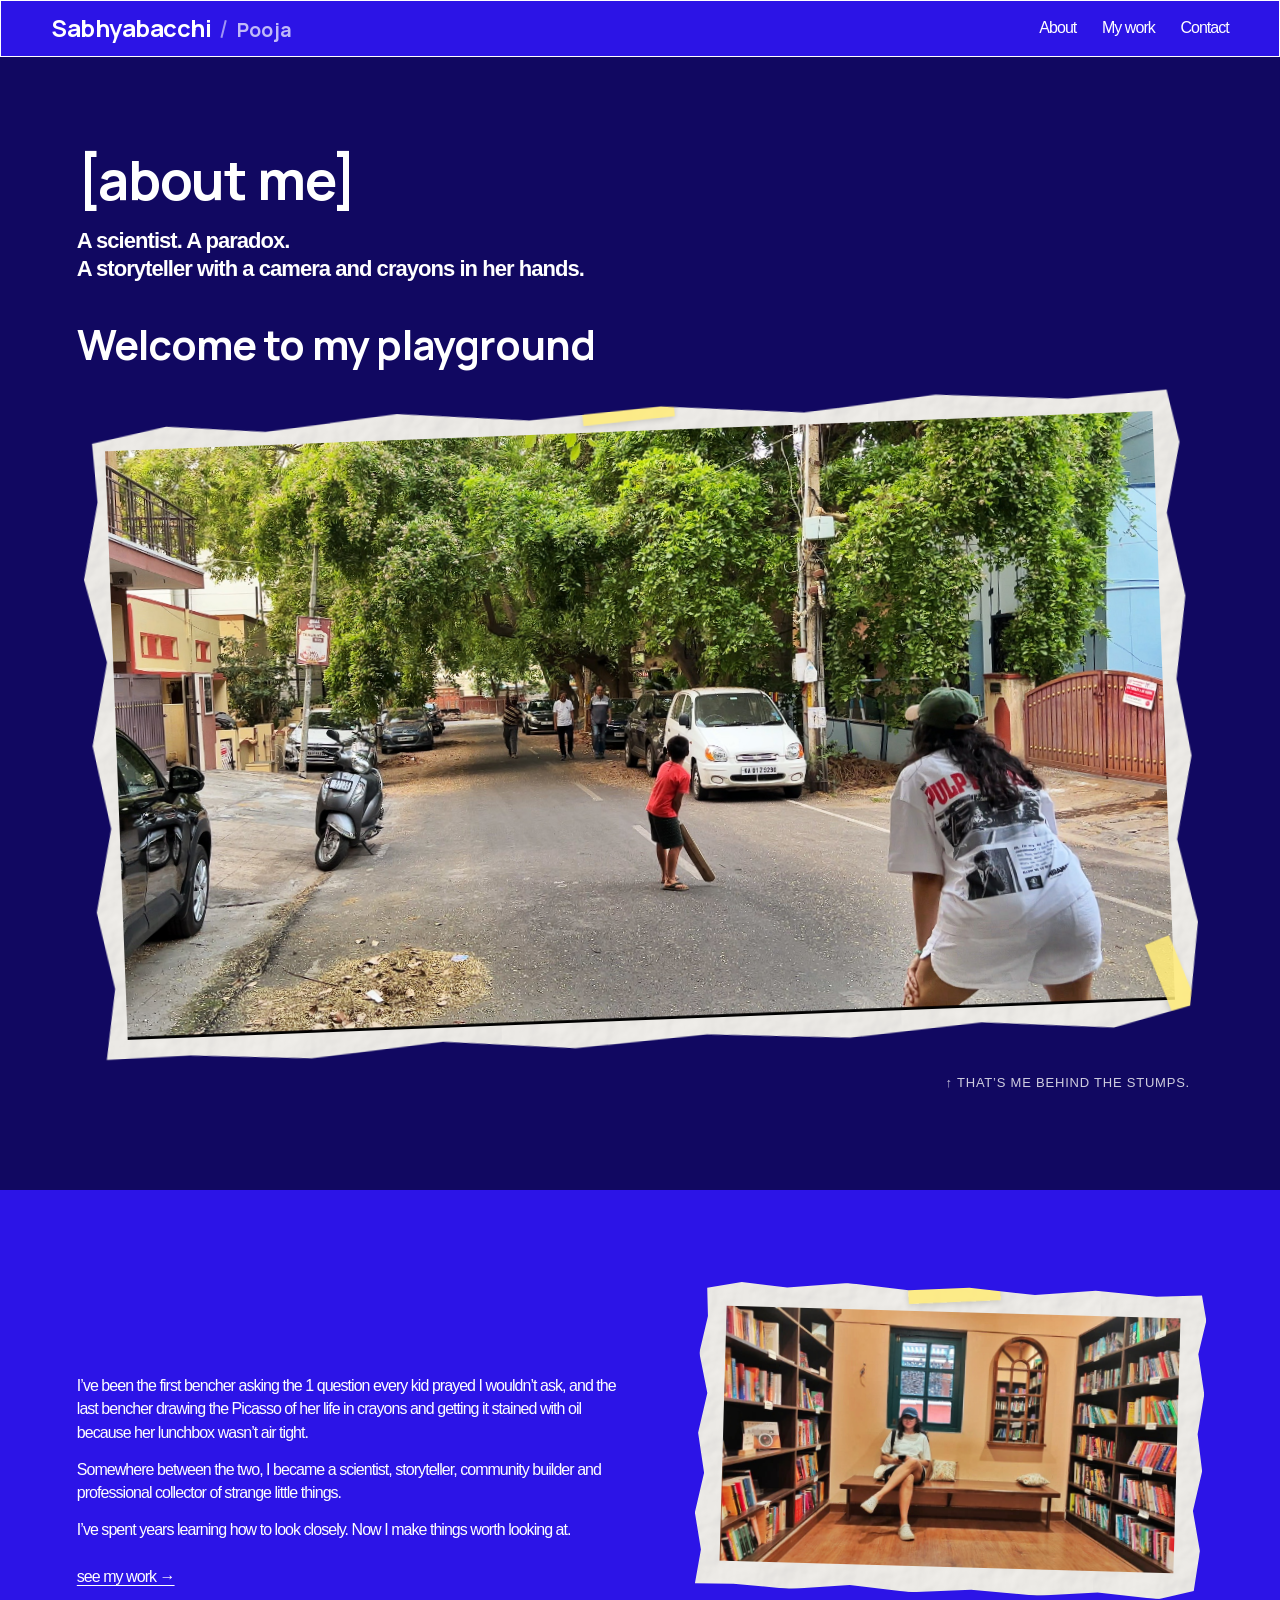
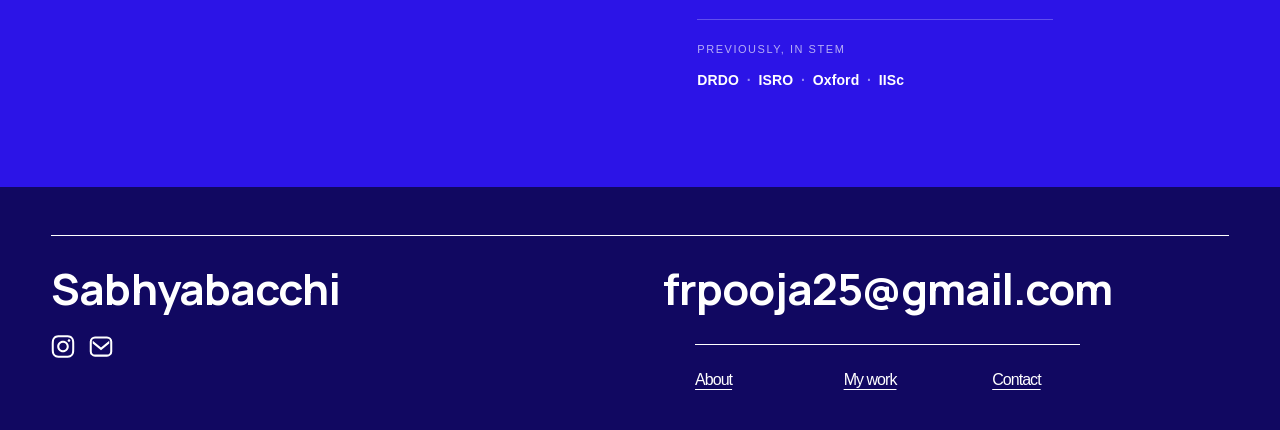
<file: about/index.html>
<!DOCTYPE html>
<html xmlns:og="http://opengraphprotocol.org/schema/" xmlns:fb="http://www.facebook.com/2008/fbml" lang="en-US" class="yui3-js-enabled js flexbox canvas canvastext webgl no-touch hashchange history draganddrop rgba hsla multiplebgs backgroundsize borderimage borderradius boxshadow textshadow opacity cssanimations csscolumns cssgradients cssreflections csstransforms no-csstransforms3d csstransitions video audio svg inlinesvg svgclippaths" style="--header-height: 60.40625px; scroll-behavior: smooth;"><head>
    <meta http-equiv="X-UA-Compatible" content="IE=edge,chrome=1">
    <meta name="viewport" content="width=device-width, initial-scale=1">
    <!-- This is Squarespace. --><!-- gopher-plane-6e33 -->
<base href="">
<meta charset="utf-8">
<title>About | Sabhyabacchi</title>
<meta http-equiv="Accept-CH" content="Sec-CH-UA-Platform-Version, Sec-CH-UA-Model"><link rel="icon" type="image/x-icon" media="(prefers-color-scheme: light)" href="https://images.squarespace-cdn.com/content/v1/6a17950c1a50305b05320bcb/6fcdf553-482e-4eb4-bb4c-cad751a06b30/favicon.ico">
<link rel="icon" type="image/x-icon" media="(prefers-color-scheme: dark)" href="https://images.squarespace-cdn.com/content/v1/6a17950c1a50305b05320bcb/7f45dfd8-f30d-4bfb-ab00-d5866f7878e9/favicon.ico">





<meta name="twitter:card" content="summary_large_image">
<meta name="description" content="A scientist. A paradox. A storyteller with a camera and crayons in her hands. Previously in STEM: DRDO, ISRO, Oxford, IISc.">
<meta property="og:site_name" content="Sabhyabacchi">
<meta property="og:type" content="website">
<meta property="og:title" content="About | Sabhyabacchi">
<meta property="og:description" content="A scientist. A paradox. A storyteller with a camera and crayons in her hands. Previously in STEM: DRDO, ISRO, Oxford, IISc.">
<meta property="og:url" content="https://sabhyabacchi.com/about/">
<meta property="og:image" content="https://sabhyabacchi.com/assets/og/about.jpg">
<meta property="og:image:width" content="1200">
<meta property="og:image:height" content="630">
<meta name="twitter:title" content="About | Sabhyabacchi">
<meta name="twitter:description" content="A scientist. A paradox. A storyteller with a camera and crayons in her hands. Previously in STEM: DRDO, ISRO, Oxford, IISc.">
<meta name="twitter:image" content="https://sabhyabacchi.com/assets/og/about.jpg">
<link rel="preconnect" href="https://images.squarespace-cdn.com">
<link rel="preconnect" href="https://file.squarespace-cdn.com" crossorigin="">
<style data-sqsp-font-ids="6a31393d494e3c6626e63daa,6a3137d3494e3c6626e63abc">
/* cyrillic */
@font-face {
  font-family: 'Nunito Sans';
  font-style: normal;
  font-weight: 700;
  font-display: swap;
  src: url('../assets/fonts/94f01c9161.woff2') format('woff2');
  unicode-range: U+0301, U+0400-045F, U+0490-0491, U+04B0-04B1, U+2116;
}
/* cyrillic-ext */
@font-face {
  font-family: 'Nunito Sans';
  font-style: normal;
  font-weight: 700;
  font-display: swap;
  src: url('../assets/fonts/77646ed81f.woff2') format('woff2');
  unicode-range: U+0460-052F, U+1C80-1C8A, U+20B4, U+2DE0-2DFF, U+A640-A69F, U+FE2E-FE2F;
}
/* vietnamese */
@font-face {
  font-family: 'Nunito Sans';
  font-style: normal;
  font-weight: 700;
  font-display: swap;
  src: url('../assets/fonts/47939a3604.woff2') format('woff2');
  unicode-range: U+0102-0103, U+0110-0111, U+0128-0129, U+0168-0169, U+01A0-01A1, U+01AF-01B0, U+0300-0301, U+0303-0304, U+0308-0309, U+0323, U+0329, U+1EA0-1EF9, U+20AB;
}
/* latin-ext */
@font-face {
  font-family: 'Nunito Sans';
  font-style: normal;
  font-weight: 700;
  font-display: swap;
  src: url('../assets/fonts/8c35b58d33.woff2') format('woff2');
  unicode-range: U+0100-02BA, U+02BD-02C5, U+02C7-02CC, U+02CE-02D7, U+02DD-02FF, U+0304, U+0308, U+0329, U+1D00-1DBF, U+1E00-1E9F, U+1EF2-1EFF, U+2020, U+20A0-20AB, U+20AD-20C0, U+2113, U+2C60-2C7F, U+A720-A7FF;
}
/* latin */
@font-face {
  font-family: 'Nunito Sans';
  font-style: normal;
  font-weight: 700;
  font-display: swap;
  src: url('../assets/fonts/7f6ddfadd4.woff2') format('woff2');
  unicode-range: U+0000-00FF, U+0131, U+0152-0153, U+02BB-02BC, U+02C6, U+02DA, U+02DC, U+0304, U+0308, U+0329, U+2000-206F, U+20AC, U+2122, U+2191, U+2193, U+2212, U+2215, U+FEFF, U+FFFD;
}
/* cyrillic-ext */
@font-face {
  font-family: 'Manrope';
  font-style: normal;
  font-weight: 700;
  font-display: swap;
  src: url('../assets/fonts/25abfd8ceb.woff2') format('woff2');
  unicode-range: U+0460-052F, U+1C80-1C8A, U+20B4, U+2DE0-2DFF, U+A640-A69F, U+FE2E-FE2F;
}
/* greek */
@font-face {
  font-family: 'Manrope';
  font-style: normal;
  font-weight: 700;
  font-display: swap;
  src: url('../assets/fonts/e0d361cda4.woff2') format('woff2');
  unicode-range: U+0370-0377, U+037A-037F, U+0384-038A, U+038C, U+038E-03A1, U+03A3-03FF;
}
/* cyrillic */
@font-face {
  font-family: 'Manrope';
  font-style: normal;
  font-weight: 700;
  font-display: swap;
  src: url('../assets/fonts/88ae5d0600.woff2') format('woff2');
  unicode-range: U+0301, U+0400-045F, U+0490-0491, U+04B0-04B1, U+2116;
}
/* latin */
@font-face {
  font-family: 'Manrope';
  font-style: normal;
  font-weight: 700;
  font-display: swap;
  src: url('../assets/fonts/5873b400d3.woff2') format('woff2');
  unicode-range: U+0000-00FF, U+0131, U+0152-0153, U+02BB-02BC, U+02C6, U+02DA, U+02DC, U+0304, U+0308, U+0329, U+2000-206F, U+20AC, U+2122, U+2191, U+2193, U+2212, U+2215, U+FEFF, U+FFFD;
}
/* latin-ext */
@font-face {
  font-family: 'Manrope';
  font-style: normal;
  font-weight: 700;
  font-display: swap;
  src: url('../assets/fonts/5d7398d3bc.woff2') format('woff2');
  unicode-range: U+0100-02BA, U+02BD-02C5, U+02C7-02CC, U+02CE-02D7, U+02DD-02FF, U+0304, U+0308, U+0329, U+1D00-1DBF, U+1E00-1E9F, U+1EF2-1EFF, U+2020, U+20A0-20AB, U+20AD-20C0, U+2113, U+2C60-2C7F, U+A720-A7FF;
}
/* vietnamese */
@font-face {
  font-family: 'Manrope';
  font-style: normal;
  font-weight: 700;
  font-display: swap;
  src: url('../assets/fonts/5134a6b51b.woff2') format('woff2');
  unicode-range: U+0102-0103, U+0110-0111, U+0128-0129, U+0168-0169, U+01A0-01A1, U+01AF-01B0, U+0300-0301, U+0303-0304, U+0308-0309, U+0323, U+0329, U+1EA0-1EF9, U+20AB;
}
/* cyrillic-ext */
@font-face {
  font-family: 'Nunito Sans';
  font-style: italic;
  font-weight: 700;
  font-display: swap;
  src: url('../assets/fonts/e2493a7062.woff2') format('woff2');
  unicode-range: U+0460-052F, U+1C80-1C8A, U+20B4, U+2DE0-2DFF, U+A640-A69F, U+FE2E-FE2F;
}
/* cyrillic */
@font-face {
  font-family: 'Nunito Sans';
  font-style: italic;
  font-weight: 700;
  font-display: swap;
  src: url('../assets/fonts/03aa65f161.woff2') format('woff2');
  unicode-range: U+0301, U+0400-045F, U+0490-0491, U+04B0-04B1, U+2116;
}
/* vietnamese */
@font-face {
  font-family: 'Nunito Sans';
  font-style: italic;
  font-weight: 700;
  font-display: swap;
  src: url('../assets/fonts/2fede19f71.woff2') format('woff2');
  unicode-range: U+0102-0103, U+0110-0111, U+0128-0129, U+0168-0169, U+01A0-01A1, U+01AF-01B0, U+0300-0301, U+0303-0304, U+0308-0309, U+0323, U+0329, U+1EA0-1EF9, U+20AB;
}
/* latin */
@font-face {
  font-family: 'Nunito Sans';
  font-style: italic;
  font-weight: 700;
  font-display: swap;
  src: url('../assets/fonts/9c7b2100c7.woff2') format('woff2');
  unicode-range: U+0000-00FF, U+0131, U+0152-0153, U+02BB-02BC, U+02C6, U+02DA, U+02DC, U+0304, U+0308, U+0329, U+2000-206F, U+20AC, U+2122, U+2191, U+2193, U+2212, U+2215, U+FEFF, U+FFFD;
}
/* latin-ext */
@font-face {
  font-family: 'Nunito Sans';
  font-style: italic;
  font-weight: 700;
  font-display: swap;
  src: url('../assets/fonts/29cecf0997.woff2') format('woff2');
  unicode-range: U+0100-02BA, U+02BD-02C5, U+02C7-02CC, U+02CE-02D7, U+02DD-02FF, U+0304, U+0308, U+0329, U+1D00-1DBF, U+1E00-1E9F, U+1EF2-1EFF, U+2020, U+20A0-20AB, U+20AD-20C0, U+2113, U+2C60-2C7F, U+A720-A7FF;
}
/* latin */
@font-face {
  font-family: 'Nunito Sans';
  font-style: italic;
  font-weight: 400;
  font-display: swap;
  src: url('../assets/fonts/7864b69ddd.woff2') format('woff2');
  unicode-range: U+0000-00FF, U+0131, U+0152-0153, U+02BB-02BC, U+02C6, U+02DA, U+02DC, U+0304, U+0308, U+0329, U+2000-206F, U+20AC, U+2122, U+2191, U+2193, U+2212, U+2215, U+FEFF, U+FFFD;
}
/* latin-ext */
@font-face {
  font-family: 'Nunito Sans';
  font-style: italic;
  font-weight: 400;
  font-display: swap;
  src: url('../assets/fonts/a98892c817.woff2') format('woff2');
  unicode-range: U+0100-02BA, U+02BD-02C5, U+02C7-02CC, U+02CE-02D7, U+02DD-02FF, U+0304, U+0308, U+0329, U+1D00-1DBF, U+1E00-1E9F, U+1EF2-1EFF, U+2020, U+20A0-20AB, U+20AD-20C0, U+2113, U+2C60-2C7F, U+A720-A7FF;
}
/* vietnamese */
@font-face {
  font-family: 'Nunito Sans';
  font-style: italic;
  font-weight: 400;
  font-display: swap;
  src: url('../assets/fonts/2219c68594.woff2') format('woff2');
  unicode-range: U+0102-0103, U+0110-0111, U+0128-0129, U+0168-0169, U+01A0-01A1, U+01AF-01B0, U+0300-0301, U+0303-0304, U+0308-0309, U+0323, U+0329, U+1EA0-1EF9, U+20AB;
}
/* cyrillic */
@font-face {
  font-family: 'Nunito Sans';
  font-style: italic;
  font-weight: 400;
  font-display: swap;
  src: url('../assets/fonts/831a0fe9e6.woff2') format('woff2');
  unicode-range: U+0301, U+0400-045F, U+0490-0491, U+04B0-04B1, U+2116;
}
/* cyrillic-ext */
@font-face {
  font-family: 'Nunito Sans';
  font-style: italic;
  font-weight: 400;
  font-display: swap;
  src: url('../assets/fonts/31cf459850.woff2') format('woff2');
  unicode-range: U+0460-052F, U+1C80-1C8A, U+20B4, U+2DE0-2DFF, U+A640-A69F, U+FE2E-FE2F;
}
/* cyrillic-ext */
@font-face {
  font-family: 'Nunito Sans';
  font-style: normal;
  font-weight: 400;
  font-display: swap;
  src: url('../assets/fonts/a2612b19d0.woff2') format('woff2');
  unicode-range: U+0460-052F, U+1C80-1C8A, U+20B4, U+2DE0-2DFF, U+A640-A69F, U+FE2E-FE2F;
}
/* cyrillic */
@font-face {
  font-family: 'Nunito Sans';
  font-style: normal;
  font-weight: 400;
  font-display: swap;
  src: url('../assets/fonts/ee20a017ad.woff2') format('woff2');
  unicode-range: U+0301, U+0400-045F, U+0490-0491, U+04B0-04B1, U+2116;
}
/* latin-ext */
@font-face {
  font-family: 'Nunito Sans';
  font-style: normal;
  font-weight: 400;
  font-display: swap;
  src: url('../assets/fonts/b482d007cb.woff2') format('woff2');
  unicode-range: U+0100-02BA, U+02BD-02C5, U+02C7-02CC, U+02CE-02D7, U+02DD-02FF, U+0304, U+0308, U+0329, U+1D00-1DBF, U+1E00-1E9F, U+1EF2-1EFF, U+2020, U+20A0-20AB, U+20AD-20C0, U+2113, U+2C60-2C7F, U+A720-A7FF;
}
/* latin */
@font-face {
  font-family: 'Nunito Sans';
  font-style: normal;
  font-weight: 400;
  font-display: swap;
  src: url('../assets/fonts/56f32470c5.woff2') format('woff2');
  unicode-range: U+0000-00FF, U+0131, U+0152-0153, U+02BB-02BC, U+02C6, U+02DA, U+02DC, U+0304, U+0308, U+0329, U+2000-206F, U+20AC, U+2122, U+2191, U+2193, U+2212, U+2215, U+FEFF, U+FFFD;
}
/* vietnamese */
@font-face {
  font-family: 'Nunito Sans';
  font-style: normal;
  font-weight: 400;
  font-display: swap;
  src: url('../assets/fonts/ce6deac915.woff2') format('woff2');
  unicode-range: U+0102-0103, U+0110-0111, U+0128-0129, U+0168-0169, U+01A0-01A1, U+01AF-01B0, U+0300-0301, U+0303-0304, U+0308-0309, U+0323, U+0329, U+1EA0-1EF9, U+20AB;
}
</style>











<link rel="stylesheet" type="text/css" href="../assets/style0.css">

<link rel="stylesheet" type="text/css" href="../assets/style1.css">
<link rel="stylesheet" type="text/css" href="../assets/style2.css"><link rel="stylesheet" type="text/css" href="../assets/style3.css"><link rel="stylesheet" type="text/css" href="../assets/style4.css"><link rel="stylesheet" type="text/css" href="../assets/style5.css"><link rel="stylesheet" type="text/css" href="../assets/style6.css"><link rel="stylesheet" type="text/css" href="../assets/style7.css"><link rel="stylesheet" type="text/css" href="../assets/style8.css"><link rel="stylesheet" type="text/css" href="../assets/style9.css">
<!-- End of Squarespace Headers -->
    
    
  <link rel="stylesheet" type="text/css" href="../assets/style10.css"><link rel="stylesheet" type="text/css" href="../assets/style11.css"><style>
  /* site title: handle | name */
  #site-title{display:inline-flex;align-items:baseline;white-space:nowrap}
  #site-title .st-handle,#site-title .st-name{display:inline-block;font-size:1em;transition:opacity .4s ease,font-size .45s cubic-bezier(.34,1.3,.64,1),letter-spacing .4s ease}
  #site-title .st-sep{display:inline-block;width:1.5px;height:.78em;margin:0 .5em;background:currentColor;opacity:.55;transform:rotate(14deg) translateY(.08em);transform-origin:center;transition:transform .45s cubic-bezier(.34,1.56,.64,1),opacity .35s}
  #site-title .st-name{font-size:.82em;opacity:.7;letter-spacing:.02em}
  #site-title:hover .st-handle{opacity:.6;font-size:.82em}
  #site-title:hover .st-name{opacity:1;font-size:1em;letter-spacing:0}
  #site-title:hover .st-sep{transform:rotate(-14deg) translateY(.08em);opacity:.9}
  @media (max-width:640px){#site-title .st-sep,#site-title .st-name{display:none}}
</style>
<style>
  /* Pooja-on-paper block: never crop the cutout (the Squarespace block defaults to object-fit:cover) */
  .fe-block-22c0c3f81eda121cd74f{align-self:end !important;overflow:visible !important}
  .fe-block-22c0c3f81eda121cd74f .sqs-block,.fe-block-22c0c3f81eda121cd74f .sqs-block-content,.fe-block-22c0c3f81eda121cd74f .fluid-image-component-root,
  .fe-block-22c0c3f81eda121cd74f .fluid-image-animation-wrapper,.fe-block-22c0c3f81eda121cd74f .fluid-image-container,
  .fe-block-22c0c3f81eda121cd74f .js-content-mode-element-wrapper,.fe-block-22c0c3f81eda121cd74f .js-content-mode-element{height:auto !important;min-height:0 !important;padding:0 !important;overflow:visible !important}
  .fe-block-22c0c3f81eda121cd74f .sqs-block-image .design-layout-fluid .fluid-image-container .content-fill,
  .fe-block-22c0c3f81eda121cd74f .sqs-block-image .design-layout-fluid .fluid-image-container .content-fill img,
  .fe-block-22c0c3f81eda121cd74f img[data-sqsp-image-block-image]{position:static !important;display:block !important;width:100% !important;height:auto !important;max-height:none !important;object-fit:fill !important}
</style>
</head>

  <body id="collection-6a17950d1a50305b05320bfb" class="tweak-blog-alternating-side-by-side-width-full tweak-blog-alternating-side-by-side-image-aspect-ratio-11-square tweak-blog-alternating-side-by-side-text-alignment-left tweak-blog-alternating-side-by-side-read-more-style-show tweak-blog-alternating-side-by-side-image-text-alignment-middle tweak-blog-alternating-side-by-side-delimiter-bullet tweak-blog-alternating-side-by-side-meta-position-top tweak-blog-alternating-side-by-side-primary-meta-categories tweak-blog-alternating-side-by-side-secondary-meta-date tweak-blog-alternating-side-by-side-excerpt-show image-block-poster-text-alignment-left image-block-card-content-position-center image-block-card-text-alignment-left image-block-overlap-content-position-center image-block-overlap-text-alignment-left image-block-collage-content-position-center image-block-collage-text-alignment-left image-block-stack-text-alignment-left form-use-theme-colors form-field-style-outline form-field-shape-pill form-field-border-all form-field-checkbox-type-icon form-field-checkbox-fill-outline form-field-checkbox-color-inverted form-field-checkbox-shape-rounded form-field-checkbox-layout-fit form-field-radio-type-icon form-field-radio-fill-outline form-field-radio-color-inverted form-field-radio-shape-rounded form-field-radio-layout-fit form-field-survey-fill-outline form-field-survey-color-inverted form-field-survey-shape-rounded form-field-hover-focus-outline form-submit-button-style-label  tweak-global-animations-complexity-level-detailed tweak-global-animations-animation-style-fade tweak-global-animations-animation-type-none tweak-global-animations-animation-curve-ease tweak-blog-masonry-width-full tweak-blog-masonry-text-alignment-left tweak-blog-masonry-primary-meta-categories tweak-blog-masonry-secondary-meta-date tweak-blog-masonry-meta-position-top tweak-blog-masonry-read-more-style-show tweak-blog-masonry-delimiter-space tweak-blog-masonry-image-placement-above tweak-blog-masonry-excerpt-show tweak-portfolio-grid-overlay-width-full tweak-portfolio-grid-overlay-height-large tweak-portfolio-grid-overlay-image-aspect-ratio-11-square tweak-portfolio-grid-overlay-text-placement-center tweak-portfolio-grid-overlay-show-text-after-hover tweak-blog-single-column-width-full tweak-blog-single-column-text-alignment-left tweak-blog-single-column-image-placement-above tweak-blog-single-column-delimiter-bullet tweak-blog-single-column-read-more-style-show tweak-blog-single-column-primary-meta-categories tweak-blog-single-column-secondary-meta-date tweak-blog-single-column-meta-position-top tweak-blog-single-column-content-full-post header-width-full   tweak-fixed-header-style-basic tweak-blog-item-width-medium tweak-blog-item-text-alignment-left tweak-blog-item-meta-position-above-title tweak-blog-item-show-categories tweak-blog-item-show-date   tweak-blog-item-delimiter-bullet tweak-blog-side-by-side-width-full tweak-blog-side-by-side-image-placement-left tweak-blog-side-by-side-image-aspect-ratio-11-square tweak-blog-side-by-side-primary-meta-categories tweak-blog-side-by-side-secondary-meta-date tweak-blog-side-by-side-meta-position-top tweak-blog-side-by-side-text-alignment-left tweak-blog-side-by-side-image-text-alignment-middle tweak-blog-side-by-side-read-more-style-show tweak-blog-side-by-side-delimiter-bullet tweak-blog-side-by-side-excerpt-show primary-button-style-outline primary-button-shape-pill secondary-button-style-outline secondary-button-shape-pill tertiary-button-style-outline tertiary-button-shape-pill tweak-events-stacked-width-full tweak-events-stacked-height-large  tweak-events-stacked-show-thumbnails tweak-events-stacked-thumbnail-size-32-standard tweak-events-stacked-date-style-with-text tweak-events-stacked-show-time tweak-events-stacked-show-location  tweak-events-stacked-show-excerpt  tweak-blog-basic-grid-width-inset tweak-blog-basic-grid-image-aspect-ratio-32-standard tweak-blog-basic-grid-text-alignment-center tweak-blog-basic-grid-delimiter-bullet tweak-blog-basic-grid-image-placement-above tweak-blog-basic-grid-read-more-style-show tweak-blog-basic-grid-primary-meta-categories tweak-blog-basic-grid-secondary-meta-date tweak-blog-basic-grid-excerpt-show tweak-portfolio-grid-basic-width-full tweak-portfolio-grid-basic-height-large tweak-portfolio-grid-basic-image-aspect-ratio-11-square tweak-portfolio-grid-basic-text-alignment-left tweak-portfolio-grid-basic-hover-effect-fade header-overlay-alignment-center tweak-portfolio-index-background-link-format-stacked tweak-portfolio-index-background-width-full tweak-portfolio-index-background-height-large  tweak-portfolio-index-background-vertical-alignment-middle tweak-portfolio-index-background-horizontal-alignment-center tweak-portfolio-index-background-delimiter-none tweak-portfolio-index-background-animation-type-fade tweak-portfolio-index-background-animation-duration-medium tweak-portfolio-hover-follow-layout-inline  tweak-portfolio-hover-follow-delimiter-bullet tweak-portfolio-hover-follow-animation-type-fade tweak-portfolio-hover-follow-animation-duration-fast tweak-portfolio-hover-static-layout-inline tweak-portfolio-hover-static-front tweak-portfolio-hover-static-delimiter-hyphen tweak-portfolio-hover-static-animation-type-fade tweak-portfolio-hover-static-animation-duration-fast hide-opentable-icons opentable-style-dark tweak-product-quick-view-button-style-floating tweak-product-quick-view-button-position-bottom tweak-product-quick-view-lightbox-excerpt-display-truncate tweak-product-quick-view-lightbox-show-arrows tweak-product-quick-view-lightbox-show-close-button tweak-product-quick-view-lightbox-controls-weight-light native-currency-code-usd collection-type-page collection-layout-default collection-6a17950d1a50305b05320bfb homepage mobile-style-available sqs-seven-one
      
        
          
        
      
     seven-one-global-animations" tabindex="-1" data-animation-state="booted">
    <div id="siteWrapper" class="clearfix site-wrapper">
      
      

      












  <header data-test="header" id="header" class="
      
        
      
      header theme-col--primary
    " data-section-theme="" data-controller="Header" data-current-styles="{
&quot;layout&quot;: &quot;navRight&quot;,
&quot;action&quot;: {
&quot;href&quot;: &quot;/appointments&quot;,
&quot;buttonText&quot;: &quot;Book now&quot;,
&quot;newWindow&quot;: false
},
&quot;showSocial&quot;: false,
&quot;socialOptions&quot;: {
&quot;socialBorderShape&quot;: &quot;none&quot;,
&quot;socialBorderStyle&quot;: &quot;outline&quot;,
&quot;socialBorderThickness&quot;: {
&quot;unit&quot;: &quot;px&quot;,
&quot;value&quot;: 1.0
}
},
&quot;menuOverlayAnimation&quot;: &quot;fade&quot;,
&quot;cartStyle&quot;: &quot;text&quot;,
&quot;cartText&quot;: &quot;Cart&quot;,
&quot;showEmptyCartState&quot;: false,
&quot;cartOptions&quot;: {
&quot;iconType&quot;: &quot;stroke-9&quot;,
&quot;cartBorderShape&quot;: &quot;none&quot;,
&quot;cartBorderStyle&quot;: &quot;outline&quot;,
&quot;cartBorderThickness&quot;: {
&quot;unit&quot;: &quot;px&quot;,
&quot;value&quot;: 1.0
}
},
&quot;showButton&quot;: false,
&quot;showCart&quot;: true,
&quot;showAccountLogin&quot;: false,
&quot;headerStyle&quot;: &quot;solid&quot;,
&quot;languagePicker&quot;: {
&quot;enabled&quot;: false,
&quot;iconEnabled&quot;: false,
&quot;iconType&quot;: &quot;globe&quot;,
&quot;flagShape&quot;: &quot;shiny&quot;,
&quot;languageFlags&quot;: [ ]
},
&quot;iconOptions&quot;: {
&quot;desktopDropdownIconOptions&quot;: {
&quot;size&quot;: {
&quot;unit&quot;: &quot;em&quot;,
&quot;value&quot;: 1.0
},
&quot;iconSpacing&quot;: {
&quot;unit&quot;: &quot;em&quot;,
&quot;value&quot;: 0.35
},
&quot;strokeWidth&quot;: {
&quot;unit&quot;: &quot;px&quot;,
&quot;value&quot;: 1.0
},
&quot;endcapType&quot;: &quot;square&quot;,
&quot;folderDropdownIcon&quot;: &quot;none&quot;,
&quot;languagePickerIcon&quot;: &quot;openArrowHead&quot;
},
&quot;mobileDropdownIconOptions&quot;: {
&quot;size&quot;: {
&quot;unit&quot;: &quot;em&quot;,
&quot;value&quot;: 1.0
},
&quot;iconSpacing&quot;: {
&quot;unit&quot;: &quot;em&quot;,
&quot;value&quot;: 0.15
},
&quot;strokeWidth&quot;: {
&quot;unit&quot;: &quot;px&quot;,
&quot;value&quot;: 0.5
},
&quot;endcapType&quot;: &quot;square&quot;,
&quot;folderDropdownIcon&quot;: &quot;openArrowHead&quot;,
&quot;languagePickerIcon&quot;: &quot;openArrowHead&quot;
}
},
&quot;mobileOptions&quot;: {
&quot;layout&quot;: &quot;logoLeftNavRight&quot;,
&quot;menuIconOptions&quot;: {
&quot;style&quot;: &quot;doubleLineHamburger&quot;,
&quot;thickness&quot;: {
&quot;unit&quot;: &quot;px&quot;,
&quot;value&quot;: 1.0
}
}
},
&quot;solidOptions&quot;: {
&quot;headerOpacity&quot;: {
&quot;unit&quot;: &quot;%&quot;,
&quot;value&quot;: 100.0
},
&quot;blurBackground&quot;: {
&quot;enabled&quot;: false,
&quot;blurRadius&quot;: {
&quot;unit&quot;: &quot;px&quot;,
&quot;value&quot;: 12.0
}
},
&quot;backgroundColor&quot;: {
&quot;type&quot;: &quot;CUSTOM_COLOR&quot;,
&quot;customColor&quot;: {
&quot;hslaValue&quot;: {
&quot;hue&quot;: 246.82,
&quot;saturation&quot;: 0.84,
&quot;lightness&quot;: 0.49,
&quot;alpha&quot;: 1.0
},
&quot;userFormat&quot;: &quot;hex&quot;
}
}
},
&quot;gradientOptions&quot;: {
&quot;gradientType&quot;: &quot;faded&quot;,
&quot;headerOpacity&quot;: {
&quot;unit&quot;: &quot;%&quot;,
&quot;value&quot;: 90.0
},
&quot;blurBackground&quot;: {
&quot;enabled&quot;: false,
&quot;blurRadius&quot;: {
&quot;unit&quot;: &quot;px&quot;,
&quot;value&quot;: 12.0
}
}
},
&quot;dropShadowOptions&quot;: {
&quot;enabled&quot;: false,
&quot;blur&quot;: {
&quot;unit&quot;: &quot;px&quot;,
&quot;value&quot;: 12.0
},
&quot;spread&quot;: {
&quot;unit&quot;: &quot;px&quot;,
&quot;value&quot;: 0.0
},
&quot;distance&quot;: {
&quot;unit&quot;: &quot;px&quot;,
&quot;value&quot;: 12.0
}
},
&quot;borderOptions&quot;: {
&quot;enabled&quot;: true,
&quot;position&quot;: &quot;allSides&quot;,
&quot;thickness&quot;: {
&quot;unit&quot;: &quot;px&quot;,
&quot;value&quot;: 1.0
}
},
&quot;showPromotedElement&quot;: false,
&quot;buttonVariant&quot;: &quot;primary&quot;,
&quot;blurBackground&quot;: {
&quot;enabled&quot;: false,
&quot;blurRadius&quot;: {
&quot;unit&quot;: &quot;px&quot;,
&quot;value&quot;: 12.0
}
},
&quot;headerOpacity&quot;: {
&quot;unit&quot;: &quot;%&quot;,
&quot;value&quot;: 100.0
}
}" data-section-id="header" data-header-style="solid" data-language-picker="{
&quot;enabled&quot;: false,
&quot;iconEnabled&quot;: false,
&quot;iconType&quot;: &quot;globe&quot;,
&quot;flagShape&quot;: &quot;shiny&quot;,
&quot;languageFlags&quot;: [ ]
}" data-first-focusable-element="" tabindex="-1" style="
      
      
      
        --solidHeaderBackgroundColor: hsla(246.82, 84%, 49%, 1);
      
      
      
      
    " data-controllers-bound="Header">
    <svg style="display:none" viewBox="0 0 22 22" xmlns="http://www.w3.org/2000/svg">
  <symbol id="circle">
    <path d="M11.5 17C14.5376 17 17 14.5376 17 11.5C17 8.46243 14.5376 6 11.5 6C8.46243 6 6 8.46243 6 11.5C6 14.5376 8.46243 17 11.5 17Z" fill="none"></path>
  </symbol>

  <symbol id="circleFilled">
    <path d="M11.5 17C14.5376 17 17 14.5376 17 11.5C17 8.46243 14.5376 6 11.5 6C8.46243 6 6 8.46243 6 11.5C6 14.5376 8.46243 17 11.5 17Z"></path>
  </symbol>

  <symbol id="dash">
    <path d="M11 11H19H3"></path>
  </symbol>

  <symbol id="squareFilled">
    <rect x="6" y="6" width="11" height="11"></rect>
  </symbol>

  <symbol id="square">
    <rect x="7" y="7" width="9" height="9" fill="none" stroke="inherit"></rect>
  </symbol>
  
  <symbol id="plus">
    <path d="M11 3V19"></path>
    <path d="M19 11L3 11"></path>
  </symbol>
  
  <symbol id="closedArrow">
    <path d="M11 11V2M11 18.1797L17 11.1477L5 11.1477L11 18.1797Z" fill="none"></path>
  </symbol>
  
  <symbol id="closedArrowFilled">
    <path d="M11 11L11 2" stroke="inherit" fill="none"></path>
    <path fill-rule="evenodd" clip-rule="evenodd" d="M2.74695 9.38428L19.038 9.38428L10.8925 19.0846L2.74695 9.38428Z" stroke-width="1"></path>
  </symbol>
  
  <symbol id="closedArrowHead" viewBox="0 0 22 22" xmlns="http://www.w3.org/2000/symbol">
    <path d="M18 7L11 15L4 7L18 7Z" fill="none" stroke="inherit"></path>
  </symbol>
  
  
  <symbol id="closedArrowHeadFilled" viewBox="0 0 22 22" xmlns="http://www.w3.org/2000/symbol">
    <path d="M18.875 6.5L11 15.5L3.125 6.5L18.875 6.5Z"></path>
  </symbol>
  
  <symbol id="openArrow">
    <path d="M11 18.3591L11 3" stroke="inherit" fill="none"></path>
    <path d="M18 11.5L11 18.5L4 11.5" stroke="inherit" fill="none"></path>
  </symbol>
  
  <symbol id="openArrowHead">
    <path d="M18 7L11 14L4 7" fill="none"></path>
  </symbol>

  <symbol id="pinchedArrow">
    <path d="M11 17.3591L11 2" fill="none"></path>
    <path d="M2 11C5.85455 12.2308 8.81818 14.9038 11 18C13.1818 14.8269 16.1455 12.1538 20 11" fill="none"></path>
  </symbol>

  <symbol id="pinchedArrowFilled">
    <path d="M11.05 10.4894C7.04096 8.73759 1.05005 8 1.05005 8C6.20459 11.3191 9.41368 14.1773 11.05 21C12.6864 14.0851 15.8955 11.227 21.05 8C21.05 8 15.0591 8.73759 11.05 10.4894Z" stroke-width="1"></path>
    <path d="M11 11L11 1" fill="none"></path>
  </symbol>

  <symbol id="pinchedArrowHead">
    <path d="M2 7.24091C5.85455 8.40454 8.81818 10.9318 11 13.8591C13.1818 10.8591 16.1455 8.33181 20 7.24091" fill="none"></path>
  </symbol>
  
  <symbol id="pinchedArrowHeadFilled">
    <path d="M11.05 7.1591C7.04096 5.60456 1.05005 4.95001 1.05005 4.95001C6.20459 7.89547 9.41368 10.4318 11.05 16.4864C12.6864 10.35 15.8955 7.81365 21.05 4.95001C21.05 4.95001 15.0591 5.60456 11.05 7.1591Z"></path>
  </symbol>

</svg>
    
<div class="sqs-announcement-bar-dropzone"></div>

    <div class="header-announcement-bar-wrapper">
      
      <a href="#page" class="header-skip-link sqs-button-element--primary">
        Skip to Content
      </a>
      


<style>
    @supports (-webkit-backdrop-filter: none) or (backdrop-filter: none) {
        .header-blur-background {
            
                -webkit-backdrop-filter: blur(12px);
                backdrop-filter: blur(12px);
            
            
        }
    }
</style>
      <div class="header-border" data-header-style="solid" data-header-border="true" data-test="header-border" style="


  
    border-width: 1px !important;
  



"></div>
      <div class="header-dropshadow" data-header-style="solid" data-header-dropshadow="false" data-test="header-dropshadow" style=""></div>
      
      
        <div>
          <div class="header-background-solid" data-header-style="solid" data-test="header-background-solid" style="opacity: calc(100 * .01)"></div>
        </div>
      

      <div class="header-inner container--fluid
        
          header-layout--with-commerce
        
        
        
         header-mobile-layout-logo-left-nav-right
        
        
        
        
        
        
         header-layout-nav-right
        
        
        
        
        
        
        
        
        " data-test="header-inner">
        <!-- Background -->
        <div class="header-background theme-bg--primary"></div>

        <div class="header-display-desktop" data-content-field="site-title">
          

          

          

          

          

          
          
            


<style>
  .top-bun, 
  .patty, 
  .bottom-bun {
    height: 1px;
  }
</style>

<!-- Burger -->
<div class="header-burger

  menu-overlay-does-not-have-visible-non-navigation-items


  
  no-actions
  
" data-animation-role="header-element">
  <button class="header-burger-btn burger" data-test="header-burger">
    <span class="js-header-burger-open-title visually-hidden">Open Menu</span>
    <span hidden="" class="js-header-burger-close-title visually-hidden">Close Menu</span>
    <div class="burger-box">
      <div class="burger-inner header-menu-icon-doubleLineHamburger">
        <div class="top-bun"></div>
        <div class="patty"></div>
        <div class="bottom-bun"></div>
      </div>
    </div>
  </button>
</div>

            
            <!-- Social -->
            
          
            
            <!-- Title and nav wrapper -->
            <div class="header-title-nav-wrapper">
              

              

              
                
                <!-- Title -->
                
                  <div class="
                      header-title
                      
                    " data-animation-role="header-element">
                    
                      <div class="header-title-text">
                        <a id="site-title" href="../" data-animation-role="header-element"><span class="st-handle">Sabhyabacchi</span><span class="st-sep" aria-hidden="true"></span><span class="st-name">Pooja</span></a>
                      </div>
                    
                    
                  </div>
                
              
                
                <!-- Nav -->
                <div class="header-nav">
                  <div class="header-nav-wrapper">
                    <nav class="header-nav-list">
                      


  
    
  
  
  


  
    <div class="header-nav-item header-nav-item--collection">
      <a href="../about/" data-animation-role="header-element" class="header-nav-item--active" aria-current="page">
        About
      </a>
    </div>
  
  
  


  
    <div class="header-nav-item header-nav-item--collection">
      <a href="../my-work/" data-animation-role="header-element">
        My work
      </a>
    </div>
  
  
  


  
    <div class="header-nav-item header-nav-item--collection">
      <a href="../contact/" data-animation-role="header-element">
        Contact
      </a>
    </div>
  
  
  



                    </nav>
                  </div>
                </div>
              
              
            </div>
          
            
            <!-- Actions -->
            <div class="header-actions header-actions--right">
              
                
              
              

              

            
            

              

              

              

              

              
            

              
              <div class="showOnMobile">
                
                  
                
                
                  
                  
                    
                  
                
              
                
              </div>

              
              <div class="showOnDesktop">
                
                  
                
                
                  
                  
                    
                  
                
              
                
              </div>

              
            </div>
          
          

        </div>
        <div class="header-display-mobile" data-content-field="site-title">
          
            
            <!-- Social -->
            
          
            
            <!-- Title and nav wrapper -->
            <div class="header-title-nav-wrapper">
              

              

              
                
                <!-- Title -->
                
                  <div class="
                      header-title
                      
                    " data-animation-role="header-element">
                    
                      <div class="header-title-text">
                        <a id="site-title" href="../" data-animation-role="header-element"><span class="st-handle">Sabhyabacchi</span><span class="st-sep" aria-hidden="true"></span><span class="st-name">Pooja</span></a>
                      </div>
                    
                    
                  </div>
                
              
                
                <!-- Nav -->
                <div class="header-nav">
                  <div class="header-nav-wrapper">
                    <nav class="header-nav-list">
                      


  
    
  
  
  


  
    <div class="header-nav-item header-nav-item--collection">
      <a href="../about/" data-animation-role="header-element" class="header-nav-item--active" aria-current="page">
        About
      </a>
    </div>
  
  
  


  
    <div class="header-nav-item header-nav-item--collection">
      <a href="../my-work/" data-animation-role="header-element">
        My work
      </a>
    </div>
  
  
  


  
    <div class="header-nav-item header-nav-item--collection">
      <a href="../contact/" data-animation-role="header-element">
        Contact
      </a>
    </div>
  
  
  



                    </nav>
                  </div>
                </div>
              
              
            </div>
          
            
            <!-- Actions -->
            <div class="header-actions header-actions--right">
              
                
              
              

              

            
            

              

              

              

              

              
            

              
              <div class="showOnMobile">
                
                  
                
                
                  
                  
                    
                  
                
              
                
              </div>

              
              <div class="showOnDesktop">
                
                  
                
                
                  
                  
                    
                  
                
              
                
              </div>

              
            </div>
          
            


<style>
  .top-bun, 
  .patty, 
  .bottom-bun {
    height: 1px;
  }
</style>

<!-- Burger -->
<div class="header-burger

  menu-overlay-does-not-have-visible-non-navigation-items


  
  no-actions
  
" data-animation-role="header-element">
  <button class="header-burger-btn burger" data-test="header-burger">
    <span class="js-header-burger-open-title visually-hidden">Open Menu</span>
    <span hidden="" class="js-header-burger-close-title visually-hidden">Close Menu</span>
    <div class="burger-box">
      <div class="burger-inner header-menu-icon-doubleLineHamburger">
        <div class="top-bun"></div>
        <div class="patty"></div>
        <div class="bottom-bun"></div>
      </div>
    </div>
  </button>
</div>

          
          
          
          
          
        </div>
      </div>
    </div>
    <!-- (Mobile) Menu Navigation -->
    <div class="header-menu header-menu--folder-list
      
      
      
      
      
      " data-section-theme="" data-current-styles="{
&quot;layout&quot;: &quot;navRight&quot;,
&quot;action&quot;: {
&quot;href&quot;: &quot;/appointments&quot;,
&quot;buttonText&quot;: &quot;Book now&quot;,
&quot;newWindow&quot;: false
},
&quot;showSocial&quot;: false,
&quot;socialOptions&quot;: {
&quot;socialBorderShape&quot;: &quot;none&quot;,
&quot;socialBorderStyle&quot;: &quot;outline&quot;,
&quot;socialBorderThickness&quot;: {
&quot;unit&quot;: &quot;px&quot;,
&quot;value&quot;: 1.0
}
},
&quot;menuOverlayAnimation&quot;: &quot;fade&quot;,
&quot;cartStyle&quot;: &quot;text&quot;,
&quot;cartText&quot;: &quot;Cart&quot;,
&quot;showEmptyCartState&quot;: false,
&quot;cartOptions&quot;: {
&quot;iconType&quot;: &quot;stroke-9&quot;,
&quot;cartBorderShape&quot;: &quot;none&quot;,
&quot;cartBorderStyle&quot;: &quot;outline&quot;,
&quot;cartBorderThickness&quot;: {
&quot;unit&quot;: &quot;px&quot;,
&quot;value&quot;: 1.0
}
},
&quot;showButton&quot;: false,
&quot;showCart&quot;: true,
&quot;showAccountLogin&quot;: false,
&quot;headerStyle&quot;: &quot;solid&quot;,
&quot;languagePicker&quot;: {
&quot;enabled&quot;: false,
&quot;iconEnabled&quot;: false,
&quot;iconType&quot;: &quot;globe&quot;,
&quot;flagShape&quot;: &quot;shiny&quot;,
&quot;languageFlags&quot;: [ ]
},
&quot;iconOptions&quot;: {
&quot;desktopDropdownIconOptions&quot;: {
&quot;size&quot;: {
&quot;unit&quot;: &quot;em&quot;,
&quot;value&quot;: 1.0
},
&quot;iconSpacing&quot;: {
&quot;unit&quot;: &quot;em&quot;,
&quot;value&quot;: 0.35
},
&quot;strokeWidth&quot;: {
&quot;unit&quot;: &quot;px&quot;,
&quot;value&quot;: 1.0
},
&quot;endcapType&quot;: &quot;square&quot;,
&quot;folderDropdownIcon&quot;: &quot;none&quot;,
&quot;languagePickerIcon&quot;: &quot;openArrowHead&quot;
},
&quot;mobileDropdownIconOptions&quot;: {
&quot;size&quot;: {
&quot;unit&quot;: &quot;em&quot;,
&quot;value&quot;: 1.0
},
&quot;iconSpacing&quot;: {
&quot;unit&quot;: &quot;em&quot;,
&quot;value&quot;: 0.15
},
&quot;strokeWidth&quot;: {
&quot;unit&quot;: &quot;px&quot;,
&quot;value&quot;: 0.5
},
&quot;endcapType&quot;: &quot;square&quot;,
&quot;folderDropdownIcon&quot;: &quot;openArrowHead&quot;,
&quot;languagePickerIcon&quot;: &quot;openArrowHead&quot;
}
},
&quot;mobileOptions&quot;: {
&quot;layout&quot;: &quot;logoLeftNavRight&quot;,
&quot;menuIconOptions&quot;: {
&quot;style&quot;: &quot;doubleLineHamburger&quot;,
&quot;thickness&quot;: {
&quot;unit&quot;: &quot;px&quot;,
&quot;value&quot;: 1.0
}
}
},
&quot;solidOptions&quot;: {
&quot;headerOpacity&quot;: {
&quot;unit&quot;: &quot;%&quot;,
&quot;value&quot;: 100.0
},
&quot;blurBackground&quot;: {
&quot;enabled&quot;: false,
&quot;blurRadius&quot;: {
&quot;unit&quot;: &quot;px&quot;,
&quot;value&quot;: 12.0
}
},
&quot;backgroundColor&quot;: {
&quot;type&quot;: &quot;CUSTOM_COLOR&quot;,
&quot;customColor&quot;: {
&quot;hslaValue&quot;: {
&quot;hue&quot;: 246.82,
&quot;saturation&quot;: 0.84,
&quot;lightness&quot;: 0.49,
&quot;alpha&quot;: 1.0
},
&quot;userFormat&quot;: &quot;hex&quot;
}
}
},
&quot;gradientOptions&quot;: {
&quot;gradientType&quot;: &quot;faded&quot;,
&quot;headerOpacity&quot;: {
&quot;unit&quot;: &quot;%&quot;,
&quot;value&quot;: 90.0
},
&quot;blurBackground&quot;: {
&quot;enabled&quot;: false,
&quot;blurRadius&quot;: {
&quot;unit&quot;: &quot;px&quot;,
&quot;value&quot;: 12.0
}
}
},
&quot;dropShadowOptions&quot;: {
&quot;enabled&quot;: false,
&quot;blur&quot;: {
&quot;unit&quot;: &quot;px&quot;,
&quot;value&quot;: 12.0
},
&quot;spread&quot;: {
&quot;unit&quot;: &quot;px&quot;,
&quot;value&quot;: 0.0
},
&quot;distance&quot;: {
&quot;unit&quot;: &quot;px&quot;,
&quot;value&quot;: 12.0
}
},
&quot;borderOptions&quot;: {
&quot;enabled&quot;: true,
&quot;position&quot;: &quot;allSides&quot;,
&quot;thickness&quot;: {
&quot;unit&quot;: &quot;px&quot;,
&quot;value&quot;: 1.0
}
},
&quot;showPromotedElement&quot;: false,
&quot;buttonVariant&quot;: &quot;primary&quot;,
&quot;blurBackground&quot;: {
&quot;enabled&quot;: false,
&quot;blurRadius&quot;: {
&quot;unit&quot;: &quot;px&quot;,
&quot;value&quot;: 12.0
}
},
&quot;headerOpacity&quot;: {
&quot;unit&quot;: &quot;%&quot;,
&quot;value&quot;: 100.0
}
}" data-section-id="overlay-nav" data-show-account-login="false" data-test="header-menu" style="padding-top: 60.4062px;">
      <div class="header-menu-bg theme-bg--primary"></div>
      <div class="header-menu-nav">
        <nav class="header-menu-nav-list">
          
        <div data-folder="root" class="header-menu-nav-folder header-menu-nav-folder--active">
            <div class="header-menu-nav-folder-content">
              <!-- Menu Navigation -->
<div class="header-menu-nav-wrapper">
  
    
      
        
          
            
          
        
      
    
      
        
          
            <div class="container header-menu-nav-item header-menu-nav-item--collection">
              <a href="../about/">
                <div class="header-menu-nav-item-content">
                  About
                </div>
              </a>
            </div>
          
        
      
    
      
        
          
            <div class="container header-menu-nav-item header-menu-nav-item--collection">
              <a href="../my-work/">
                <div class="header-menu-nav-item-content">
                  My work
                </div>
              </a>
            </div>
          
        
      
    
      
        
          
            <div class="container header-menu-nav-item header-menu-nav-item--collection">
              <a href="../contact/">
                <div class="header-menu-nav-item-content">
                  Contact
                </div>
              </a>
            </div>
          
        
      
    
  
</div>

              
                
              
            </div>
            
            
            
          </div></nav>
      </div>
    </div>
    
    
  </header>




      <main id="page" class="container" role="main">
<style>
  /* ---- inner pages (about / my-work) ---- */
  .pg{--navy:rgb(17,8,97);--blue:rgb(44,20,231);font-family:'Manrope',"Helvetica Neue",Arial,sans-serif;color:#fff}
  .pg section{padding:96px 6vw}
  .pg .navy{background:var(--navy)} .pg .blue{background:var(--blue)} .pg .white{background:#fff;color:#111}
  .pg .wrap{max-width:1200px;margin:0 auto}
  .pg h1,.pg h2{font-weight:700;letter-spacing:-.02em;line-height:1;margin:0 0 18px}
  .pg h1{font-size:clamp(36px,4.2vw,56px)} .pg h2{font-size:clamp(28px,3.2vw,45px)}
  .pg .center{text-align:center}
  .pg p{font-family:"Helvetica Neue",Arial,sans-serif;font-size:16px;line-height:1.45;margin:0 0 14px;max-width:62ch}
  .pg .center p{margin-left:auto;margin-right:auto}
  .pg .cap{font-size:13.5px;line-height:1.4;opacity:.9;max-width:26ch}
  .pg a.u{color:inherit;text-decoration:underline;text-underline-offset:3px}
  .pg img{display:block;max-width:100%;height:auto}
  /* scattered reels layout */
  .scatter{display:grid;grid-template-columns:repeat(12,1fr);gap:28px 24px;align-items:start;margin-top:48px}
  .scatter .it{display:flex;flex-direction:column;gap:10px}
  .scatter .it img,.scatter .it .yt{width:100%;aspect-ratio:9/16;object-fit:cover;border-radius:6px;background:#000}
  .scatter .wide img{aspect-ratio:4/5}
  .yt{position:relative;overflow:hidden;cursor:pointer;border-radius:6px;background:#000}
  .yt img{position:absolute;inset:0;width:100%;height:100%;object-fit:cover}
  .yt iframe{position:absolute;inset:0;width:100%;height:100%;border:0}
  .yt .play{position:absolute;inset:0;display:grid;place-items:center}
  .yt .play span{width:54px;height:54px;border-radius:50%;background:rgba(255,255,255,.92);display:grid;place-items:center;color:#111;font-size:18px;box-shadow:0 4px 16px rgba(0,0,0,.35)}
  .scatter .it .yt.placeholder,.yt.placeholder{aspect-ratio:9/16;display:grid;place-items:center;background:rgba(255,255,255,.08);border:1px dashed rgba(255,255,255,.35);font-size:13px;text-align:center;padding:24px;cursor:default}
  /* slide strip: quirky conveyor of taped-up cards */
  .deck{position:relative;margin-top:40px;overflow:hidden;padding:14px 0 32px;cursor:grab;user-select:none;-webkit-user-select:none;touch-action:pan-y}
  .deck.dragging{cursor:grabbing}
  .deck:before,.deck:after{content:"";position:absolute;top:0;bottom:0;width:72px;z-index:3;pointer-events:none}
  .deck:before{left:0;background:linear-gradient(90deg,var(--navy),transparent)} .deck:after{right:0;background:linear-gradient(270deg,var(--navy),transparent)}
  /* padding-top absorbs what sticks out above a card: the 14px tape, the -6px
     nth-child margin and the 7px bob, so nothing escapes into the hint row */
  .strip{display:flex;gap:22px;width:max-content;will-change:transform;padding-top:44px}
  .strip figure{flex:0 0 240px;margin:0;position:relative;--r:0deg;--d:0s;transform:rotate(var(--r));transition:transform .45s cubic-bezier(.34,1.56,.64,1),filter .3s;animation:bob 5.5s ease-in-out var(--d) infinite}
  .strip figure:nth-child(6n+1){--r:-3deg;--d:0s} .strip figure:nth-child(6n+2){--r:2.2deg;--d:-1.1s;margin-top:18px} .strip figure:nth-child(6n+3){--r:-1.4deg;--d:-2.3s;margin-top:-6px}
  .strip figure:nth-child(6n+4){--r:3.2deg;--d:-3.4s;margin-top:12px} .strip figure:nth-child(6n+5){--r:-2.4deg;--d:-.7s} .strip figure:nth-child(6n+6){--r:1.6deg;--d:-4.2s;margin-top:22px}
  .strip figure:before{content:"";position:absolute;left:50%;top:-14px;width:92px;height:26px;margin-left:-46px;transform:rotate(calc(var(--r) * -1.5));background:rgba(44,20,231,.82);clip-path:polygon(2% 0,100% 4%,97% 100%,0 96%);z-index:2;opacity:.9;box-shadow:0 1px 3px rgba(0,0,0,.25)}
  .strip figure:nth-child(odd):before{background:rgba(255,255,255,.82)}
  .strip figure:hover{transform:rotate(0) scale(1.07) translateY(-8px);z-index:5;filter:drop-shadow(0 18px 28px rgba(0,0,0,.45))}
  .strip img{aspect-ratio:4/5;object-fit:cover;object-position:top;border-radius:6px;background:#fff;box-shadow:0 10px 24px rgba(0,0,0,.35);pointer-events:none;-webkit-user-drag:none}
  .strip figcaption{font-size:12px;opacity:.85;margin-top:8px;font-family:"Helvetica Neue",Arial,sans-serif}
  @keyframes bob{0%,100%{translate:0 0}50%{translate:0 -7px}}
  /* pop-in on scroll */
  .deck:not(.in) .strip figure{opacity:0;transform:translateY(60px) rotate(calc(var(--r) * 5)) scale(.8)}
  .deck.in .strip figure{opacity:1;transition:transform .7s cubic-bezier(.34,1.56,.64,1),opacity .5s,filter .3s}
  .deck.in .strip figure:nth-child(n){transition-delay:calc(var(--i,0) * 70ms)}
  .deck.in .strip figure:hover{transition-delay:0s}
  /* the hint takes its own row rather than floating over the strips: the tape
     on each card overhangs 14px above it, so an absolute hint got run into */
  .deck .hint{display:block;text-align:right;padding:0 18px 0 0;font-size:11px;letter-spacing:.12em;text-transform:uppercase;opacity:.6;font-family:"Helvetica Neue",Arial,sans-serif;z-index:4}
  @media (prefers-reduced-motion:reduce){.strip figure{animation:none}.deck:not(.in) .strip figure{opacity:1;transform:rotate(var(--r))}}
  .stats{display:flex;gap:56px;flex-wrap:wrap;margin:40px 0 8px}
  .stats b{display:block;font-size:clamp(40px,5vw,64px);font-weight:800;letter-spacing:-.03em;line-height:1}
  .stats span{font-size:12px;letter-spacing:.08em;text-transform:uppercase;opacity:.8}
  .logos{display:flex;gap:24px 48px;flex-wrap:wrap;justify-content:center;align-items:center;margin-top:40px}
  .logos span{font-weight:800;font-size:clamp(22px,3vw,40px);letter-spacing:-.02em;color:#111}
  .logos img{height:56px;width:auto}
  /* about */
  .about-grid{display:grid;grid-template-columns:1.1fr 1fr;gap:64px;align-items:center}
  /* crumpled-paper photo mounts (matches the torn paper on the home page) */
  .paper{position:relative;display:block;padding:clamp(14px,2.2vw,26px);background:#f4f2ee;color:#111;
    filter:drop-shadow(0 18px 30px rgba(0,0,0,.35));
    clip-path:polygon(1.2% 2.8%,8% 0.6%,17% 2%,29% 0%,41% 1.8%,53% 0.4%,66% 2.2%,78% 0.2%,90% 1.6%,99% 0.8%,100% 9%,98.6% 20%,100% 33%,98.9% 46%,100% 58%,98.4% 71%,100% 84%,99% 97%,92% 100%,80% 98.4%,68% 100%,55% 98.6%,43% 100%,31% 98.2%,19% 100%,8% 98.8%,0.4% 99%,1.4% 88%,0% 76%,1.6% 63%,0.2% 50%,1.8% 37%,0% 24%,1.5% 12%)}
  .paper::before{content:"";position:absolute;inset:0;pointer-events:none;opacity:.55;mix-blend-mode:multiply;
    background-image:url("data:image/svg+xml;utf8,<svg xmlns='http://www.w3.org/2000/svg' width='400' height='400'><filter id='n'><feTurbulence type='fractalNoise' baseFrequency='.018' numOctaves='4' seed='7'/><feDiffuseLighting lighting-color='white' surfaceScale='3'><feDistantLight azimuth='45' elevation='58'/></feDiffuseLighting></filter><rect width='100%' height='100%' filter='url(%23n)'/></svg>");
    background-size:400px 400px}
  .paper img{position:relative;width:100%;height:auto;display:block}
  .paper .tape{position:absolute;z-index:2;width:92px;height:26px;background:rgba(255,236,120,.85);box-shadow:0 2px 6px rgba(0,0,0,.15);transform:rotate(-4deg);left:50%;top:-10px;margin-left:-46px}
  .paper .tape.r{left:auto;right:-20px;top:auto;bottom:30px;transform:rotate(70deg)}
  .tilt-l{transform:rotate(-2.2deg)} .tilt-r{transform:rotate(1.6deg)}
  .about-hero{margin:40px auto 0;max-width:1100px}
  .stem{margin-top:26px;padding-top:18px;border-top:1px solid rgba(255,255,255,.25);max-width:40ch;font-family:"Helvetica Neue",Arial,sans-serif}
  .stem small{display:block;font-size:11px;letter-spacing:.14em;text-transform:uppercase;opacity:.65;margin-bottom:8px}
  .stem span{font-size:14px;font-weight:600;letter-spacing:.01em}
  .stem span i{font-style:normal;opacity:.5;margin:0 .55em}
  .about-hero .scrawl{font-family:"Helvetica Neue",Arial,sans-serif;font-size:13px;letter-spacing:.06em;text-transform:uppercase;opacity:.8;margin-top:26px;text-align:right}
  @media (max-width:900px){.about-grid{grid-template-columns:1fr}.scatter{grid-template-columns:repeat(6,1fr)}}
  @media (max-width:600px){
    .pg section{padding:64px 6vw}
    /* masonry columns instead of a grid: grid rows are sized by their tallest
       item, which left big vertical holes next to the short captions */
    .scatter{display:block;column-count:2;column-gap:14px;margin-top:32px}
    .scatter .it{break-inside:avoid;display:block;margin:0 0 14px;grid-column:auto !important}
    .scatter .it[style]{margin-top:0 !important}
    .scatter .cap{max-width:none;margin-top:8px;font-size:12.5px}
    /* two shorter conveyor rows so more cards fit on a narrow screen */
    .deck{padding:10px 0 20px;margin-top:28px}
    .deck:before,.deck:after{width:36px}
    .strip{gap:14px}
    .strip + .strip{margin-top:18px}
    .strip figure{flex-basis:132px}
    .strip figcaption{font-size:11px;margin-top:6px}
    .deck .hint{padding:0 6px 0 0}
    .strip{padding-top:40px}
  }
</style>

<div class="pg">
<section class="navy">
  <div class="wrap">
    <h1>[about me]</h1>
    <p style="font-size:22px;line-height:1.3;font-weight:600;margin-top:20px">A scientist. A paradox.<br>A storyteller with a camera and crayons in her hands.</p>

    <h2 style="margin-top:40px">Welcome to my playground</h2>
    <figure class="about-hero" style="margin-bottom:0">
      <div class="paper tilt-l"><span class="tape"></span><span class="tape r"></span>
        <img src="../assets/about/wicketkeeping.jpg" alt="A tree-lined street in the evening, a kid batting, me crouched behind the stumps keeping wickets" width="1914" height="1075">
      </div>
      <figcaption class="scrawl">&uarr; that&rsquo;s me behind the stumps.</figcaption>
    </figure>
  </div>
</section>

<section class="blue">
  <div class="wrap about-grid">
    <div>
      <p>I&rsquo;ve been the first bencher asking the 1 question every kid prayed I wouldn&rsquo;t ask, and the last bencher drawing the Picasso of her life in crayons and getting it stained with oil because her lunchbox wasn&rsquo;t air tight.</p>
      <p>Somewhere between the two, I became a scientist, storyteller, community builder and professional collector of strange little things.</p>
      <p>I&rsquo;ve spent years learning how to look closely. Now I make things worth looking at.</p>
      <p style="margin-top:24px"><a class="u" href="../my-work/">see my work &rarr;</a></p>
    </div>
    <figure style="margin:0">
      <div class="paper tilt-r"><span class="tape"></span>
        <img src="../assets/about/bookshop.jpg" alt="Me sitting cross-legged on a wooden bench in a small bookshop, shelves of books on both sides" width="1280" height="720">
      </div>
      <div class="stem">
        <small>previously, in STEM</small>
        <span>DRDO<i>&middot;</i>ISRO<i>&middot;</i>Oxford<i>&middot;</i>IISc</span>
      </div>
    </figure>
  </div>
</section>
</div>

<script>
(function(){
  function mount(box){ var id=box.getAttribute('data-yt'); if(!id||box.dataset.m) return; box.dataset.m=1;
    var f=document.createElement('iframe');
    f.src='https://www.youtube-nocookie.com/embed/'+id+'?autoplay=1&loop=1&playlist='+id+'&playsinline=1&rel=0&modestbranding=1';
    f.allow='accelerometer; autoplay; clipboard-write; encrypted-media; gyroscope; picture-in-picture; web-share'; f.allowFullscreen=true; f.title=box.getAttribute('data-title')||'Video';
    box.innerHTML=''; box.appendChild(f); }
  document.querySelectorAll('.yt[data-yt]').forEach(function(b){ b.setAttribute('role','button'); b.setAttribute('tabindex','0');
    b.addEventListener('click',function(){mount(b)}); b.addEventListener('keydown',function(e){ if(e.key==='Enter'||e.key===' '){e.preventDefault();mount(b);} }); });
})();
</script>

<script>
(function(){
  var deck=document.getElementById('deck'); if(!deck) return;
  var origin=deck.querySelector('.strip'); if(!origin) return;
  var all=[].slice.call(origin.children);          // the 12 real cards
  var mq=window.matchMedia('(max-width:600px)');
  var rows=[], hover=false, drag=false, lastX=0, lastT=0;
  var reduce=window.matchMedia('(prefers-reduced-motion: reduce)').matches;

  // ---- build one or two conveyor rows out of the same cards ---------------
  function makeRow(cards,dir){
    var strip=document.createElement('div'); strip.className='strip';
    cards.forEach(function(f,i){var c=f.cloneNode(true);c.style.setProperty('--i',i);strip.appendChild(c)});
    // duplicate once so the loop can wrap seamlessly
    cards.forEach(function(f){var c=f.cloneNode(true);c.setAttribute('aria-hidden','true');c.style.setProperty('--i',0);strip.appendChild(c)});
    deck.appendChild(strip);
    return {el:strip, dir:dir, x:dir<0?0:-1, half:0, vel:0};
  }
  function layout(){
    rows.forEach(function(r){r.el.remove()}); rows=[];
    if(mq.matches){
      var mid=Math.ceil(all.length/2);
      rows.push(makeRow(all.slice(0,mid),-1));   // top row drifts left
      rows.push(makeRow(all.slice(mid),1));      // bottom row drifts right
    } else {
      rows.push(makeRow(all,-1));
    }
    measure();
  }
  function measure(){ rows.forEach(function(r){ r.half=r.el.scrollWidth/2; }); }

  origin.remove();
  layout();
  window.addEventListener('resize',measure);
  if(mq.addEventListener) mq.addEventListener('change',layout); else mq.addListener(layout);

  var speed=28,last=performance.now();
  function loop(t){var dt=Math.min((t-last)/1000,.05); last=t;
    rows.forEach(function(r){
      if(!drag){ if(!hover&&!reduce) r.x+=r.dir*speed*dt; r.x+=r.vel*dt; r.vel*=Math.pow(.02,dt); if(Math.abs(r.vel)<2) r.vel=0; }
      if(r.half){ r.x=((r.x%r.half)+r.half)%r.half; r.x-=r.half; }
      r.el.style.transform='translate3d('+r.x+'px,0,0)';
    });
    requestAnimationFrame(loop);}
  requestAnimationFrame(loop);

  deck.addEventListener('mouseenter',function(){hover=true}); deck.addEventListener('mouseleave',function(){hover=false});
  deck.addEventListener('pointerdown',function(e){drag=true;rows.forEach(function(r){r.vel=0});lastX=e.clientX;lastT=performance.now();deck.classList.add('dragging');deck.setPointerCapture(e.pointerId)});
  deck.addEventListener('pointermove',function(e){if(!drag)return;var dx=e.clientX-lastX,now=performance.now(),dt=Math.max(now-lastT,1)/1000;
    rows.forEach(function(r){r.x+=dx;r.vel=dx/dt*.9}); lastX=e.clientX;lastT=now});
  function up(){drag=false;deck.classList.remove('dragging')} deck.addEventListener('pointerup',up); deck.addEventListener('pointercancel',up);
  if('IntersectionObserver' in window){ new IntersectionObserver(function(es,o){es.forEach(function(en){if(en.isIntersecting){deck.classList.add('in');o.disconnect()}})},{threshold:.15}).observe(deck);} else deck.classList.add('in');
})();
</script>
</main>
      
        <style>
  #footer-sections .collectionlink-title a{color:inherit;text-decoration:underline;text-underline-offset:4px;cursor:pointer;pointer-events:auto;position:relative;z-index:2}
  #footer-sections .collectionlink-title a:hover{opacity:.7}
  #footer-sections .sqs-svg-icon--list{transform:translateY(2.5px)}
</style>
<footer class="sections" id="footer-sections" data-footer-sections="">
  
  
  
  
  
  
    
    


  
  











<section data-test="page-section" data-section-theme="light" class="page-section 
    
      full-bleed-section
      layout-engine-section
    
    background-width--full-bleed
    
      
        section-height--custom
      
    
    
      content-width--wide
    
    horizontal-alignment--center
    vertical-alignment--middle
    
      
    
    
    light" data-section-id="6a179a1f226efa7c76af687a" data-controller="SectionWrapperController" data-current-styles="{
&quot;imageOverlayOpacity&quot;: 0.15,
&quot;backgroundWidth&quot;: &quot;background-width--full-bleed&quot;,
&quot;sectionHeight&quot;: &quot;section-height--custom&quot;,
&quot;customSectionHeight&quot;: 0,
&quot;horizontalAlignment&quot;: &quot;horizontal-alignment--center&quot;,
&quot;verticalAlignment&quot;: &quot;vertical-alignment--middle&quot;,
&quot;contentWidth&quot;: &quot;content-width--wide&quot;,
&quot;customContentWidth&quot;: 50,
&quot;sectionTheme&quot;: &quot;light&quot;,
&quot;sectionAnimation&quot;: &quot;none&quot;,
&quot;backgroundMode&quot;: &quot;image&quot;,
&quot;generative&quot;: {
&quot;type&quot;: &quot;gradient&quot;,
&quot;seed&quot;: 0,
&quot;count&quot;: 0,
&quot;size&quot;: 0,
&quot;speed&quot;: 0,
&quot;startColor&quot;: {
&quot;type&quot;: &quot;SITE_PALETTE_COLOR&quot;,
&quot;sitePaletteColor&quot;: {
&quot;id&quot;: &quot;lightAccent&quot;,
&quot;alpha&quot;: 1.0
}
},
&quot;endColor&quot;: {
&quot;type&quot;: &quot;SITE_PALETTE_COLOR&quot;,
&quot;sitePaletteColor&quot;: {
&quot;id&quot;: &quot;white&quot;,
&quot;alpha&quot;: 1.0
}
},
&quot;invertColors&quot;: false,
&quot;noiseIntensity&quot;: 0,
&quot;noiseScale&quot;: 0,
&quot;distortionScaleX&quot;: 0,
&quot;distortionScaleY&quot;: 0,
&quot;distortionSpeed&quot;: 40,
&quot;distortionIntensity&quot;: 90,
&quot;lightIntensity&quot;: 0,
&quot;lightX&quot;: 0,
&quot;bevelRotation&quot;: 0,
&quot;bevelSize&quot;: 0,
&quot;bevelStrength&quot;: 0,
&quot;complexity&quot;: 0,
&quot;cutoff&quot;: 0,
&quot;isBevelEnabled&quot;: false,
&quot;isBlurEnabled&quot;: false,
&quot;scale&quot;: 0,
&quot;speedMorph&quot;: 0,
&quot;speedTravel&quot;: 0,
&quot;steps&quot;: 0,
&quot;travelDirection&quot;: 0,
&quot;gradientType&quot;: &quot;radial&quot;,
&quot;noiseBias&quot;: -50,
&quot;animateNoise&quot;: false,
&quot;distortionComplexity&quot;: 2,
&quot;distortionDirection&quot;: 180,
&quot;distortionMorphSpeed&quot;: 50,
&quot;distortionSeed&quot;: 50,
&quot;distortionSmoothness&quot;: 98,
&quot;linearGradientStartColorDistance&quot;: 0,
&quot;linearGradientEndColorDistance&quot;: 0,
&quot;linearGradientAngle&quot;: 0,
&quot;linearGradientAngleMotion&quot;: 0,
&quot;linearGradientRepeat&quot;: 0,
&quot;radialGradientRadius&quot;: 71,
&quot;radialGradientPositionX&quot;: 50,
&quot;radialGradientPositionY&quot;: 50,
&quot;radialGradientFollowCursor&quot;: true,
&quot;radialGradientFollowSpeed&quot;: 100,
&quot;imageScale&quot;: 0,
&quot;imageCount&quot;: 0,
&quot;patternEnabled&quot;: false,
&quot;patternSize&quot;: 0,
&quot;patternOffsetX&quot;: 0,
&quot;patternOffsetY&quot;: 0,
&quot;patternSpaceX&quot;: 0,
&quot;patternSpaceY&quot;: 0,
&quot;waveEnabled&quot;: false,
&quot;waveSpeed&quot;: 0,
&quot;waveComplexity&quot;: 0,
&quot;waveDepth&quot;: 0,
&quot;waveShadowDepth&quot;: 0,
&quot;boxSize&quot;: 0.0,
&quot;scaleX&quot;: 0,
&quot;scaleY&quot;: 0,
&quot;scaleZ&quot;: 0,
&quot;isMorphEnabled&quot;: false,
&quot;lightY&quot;: 0,
&quot;lightZ&quot;: 0,
&quot;noiseRange&quot;: 0,
&quot;positionFactor&quot;: 0,
&quot;scaleFactor&quot;: 0,
&quot;colorFactor&quot;: 0,
&quot;sizeVariance&quot;: 0,
&quot;wobble&quot;: 0,
&quot;morph&quot;: 0,
&quot;scrollMovement&quot;: 0,
&quot;patternScaleX&quot;: 0,
&quot;patternScaleY&quot;: 0,
&quot;patternPowerX&quot;: 0,
&quot;patternPowerY&quot;: 0,
&quot;patternAmount&quot;: 0,
&quot;surfaceHeight&quot;: 0,
&quot;colorStop1&quot;: 0,
&quot;colorStop2&quot;: 0,
&quot;colorStop3&quot;: 0,
&quot;colorStop4&quot;: 0,
&quot;gradientDistortionX&quot;: 0,
&quot;gradientDistortionY&quot;: 0,
&quot;curveX&quot;: 0,
&quot;curveY&quot;: 0,
&quot;curveFunnel&quot;: 0,
&quot;fogIntensity&quot;: 0,
&quot;repeat&quot;: 0,
&quot;rotation&quot;: 0,
&quot;rotationSpeed&quot;: 0,
&quot;blur&quot;: 0,
&quot;complexityY&quot;: 0,
&quot;complexityZ&quot;: 0,
&quot;amplitudeY&quot;: 0,
&quot;amplitudeZ&quot;: 0,
&quot;offset&quot;: 0,
&quot;lightAngle&quot;: 0,
&quot;alpha&quot;: 0
}
}" data-current-context="{
&quot;video&quot;: {
&quot;playbackSpeed&quot;: 0.5,
&quot;filter&quot;: 1,
&quot;filterStrength&quot;: 0,
&quot;zoom&quot;: 0,
&quot;videoSourceProvider&quot;: &quot;none&quot;
},
&quot;backgroundImageId&quot;: null,
&quot;backgroundMediaEffect&quot;: {
&quot;type&quot;: &quot;none&quot;
},
&quot;divider&quot;: {
&quot;enabled&quot;: false
},
&quot;typeName&quot;: &quot;page&quot;
}" data-animation="none" data-fluid-engine-section="" data-sqsp-section="fluid-engine" data-controllers-bound="SectionWrapperController" data-active="true">
  <div class="section-border">
    <div class="section-background">
    
      
    
    </div>
  </div>
  <div class="content-wrapper" style="
      
        
          
          padding-top: calc(0vmax / 10); padding-bottom: calc(0vmax / 10);
        
      
    ">
    <div class="content">
      
      
      
      
      
      
      
      
      
      
      <div data-fluid-engine="true"><style>

.fe-6a179a1f226efa7c76af6879 {
  --grid-gutter: calc(var(--sqs-mobile-site-gutter, 6vw) - 11.0px);
  --cell-max-width: calc( ( var(--sqs-site-max-width, 1500px) - (11.0px * (8 - 1)) ) / 8 );

  display: grid;
  position: relative;
  grid-area: 1/1/-1/-1;
  grid-template-rows: repeat(15,minmax(24px, auto));
  grid-template-columns:
    minmax(var(--grid-gutter), 1fr)
    repeat(8, minmax(0, var(--cell-max-width)))
    minmax(var(--grid-gutter), 1fr);
  row-gap: 11.0px;
  column-gap: 11.0px;
  overflow-x: hidden;
  overflow-x: clip;
}

@media (min-width: 768px) {
  .background-width--inset .fe-6a179a1f226efa7c76af6879 {
    --inset-padding: calc(var(--sqs-site-gutter) * 2);
  }

  .fe-6a179a1f226efa7c76af6879 {
    --grid-gutter: calc(var(--sqs-site-gutter, 4vw) - 11.0px);
    --cell-max-width: calc( ( var(--sqs-site-max-width, 1500px) - (11.0px * (24 - 1)) ) / 24 );
    --inset-padding: 0vw;

    --row-height-scaling-factor: 0.0215;
    --container-width: min(var(--sqs-site-max-width, 1500px), calc(100vw - var(--sqs-site-gutter, 4vw) * 2 - var(--inset-padding) ));

    grid-template-rows: repeat(7,minmax(calc(var(--container-width) * var(--row-height-scaling-factor)), auto));
    grid-template-columns:
      minmax(var(--grid-gutter), 1fr)
      repeat(24, minmax(0, var(--cell-max-width)))
      minmax(var(--grid-gutter), 1fr);
  }
}


  .fe-block-yui_3_17_2_1_1783218594981_5173 {
    grid-area: 2/2/3/10;
    z-index: 11;

    @media (max-width: 767px) {
      
        
      
      
    }
  }

  .fe-block-yui_3_17_2_1_1783218594981_5173 .sqs-block {
    justify-content: center;
  }

  .fe-block-yui_3_17_2_1_1783218594981_5173 .sqs-block-alignment-wrapper {
    align-items: center;
  }

  @media (min-width: 768px) {
    .fe-block-yui_3_17_2_1_1783218594981_5173 {
      grid-area: 2/2/3/26;
      z-index: 11;

      
        
      

      
    }

    .fe-block-yui_3_17_2_1_1783218594981_5173 .sqs-block {
      justify-content: center;
    }

    .fe-block-yui_3_17_2_1_1783218594981_5173 .sqs-block-alignment-wrapper {
      align-items: center;
    }
  }

  .fe-block-60fc06a5680348b8f647 {
    grid-area: 3/2/5/10;
    z-index: 8;

    @media (max-width: 767px) {
      
      
    }
  }

  .fe-block-60fc06a5680348b8f647 .sqs-block {
    justify-content: center;
  }

  .fe-block-60fc06a5680348b8f647 .sqs-block-alignment-wrapper {
    align-items: center;
  }

  @media (min-width: 768px) {
    .fe-block-60fc06a5680348b8f647 {
      grid-area: 3/2/5/13;
      z-index: 8;

      

      
    }

    .fe-block-60fc06a5680348b8f647 .sqs-block {
      justify-content: flex-start;
    }

    .fe-block-60fc06a5680348b8f647 .sqs-block-alignment-wrapper {
      align-items: flex-start;
    }
  }

  .fe-block-yui_3_17_2_1_1783207885168_946 {
    grid-area: 5/2/7/10;
    z-index: 10;

    @media (max-width: 767px) {
      
        
      
      
    }
  }

  .fe-block-yui_3_17_2_1_1783207885168_946 .sqs-block {
    justify-content: flex-start;
  }

  .fe-block-yui_3_17_2_1_1783207885168_946 .sqs-block-alignment-wrapper {
    align-items: flex-start;
  }

  @media (min-width: 768px) {
    .fe-block-yui_3_17_2_1_1783207885168_946 {
      grid-area: 5/2/7/4;
      z-index: 10;

      
        
      

      
    }

    .fe-block-yui_3_17_2_1_1783207885168_946 .sqs-block {
      justify-content: flex-start;
    }

    .fe-block-yui_3_17_2_1_1783207885168_946 .sqs-block-alignment-wrapper {
      align-items: flex-start;
    }
  }

  .fe-block-yui_3_17_2_1_1783219443267_5705 {
    grid-area: 6/2/7/10;
    z-index: 15;

    @media (max-width: 767px) {
      
        
      
      
    }
  }

  .fe-block-yui_3_17_2_1_1783219443267_5705 .sqs-block {
    justify-content: center;
  }

  .fe-block-yui_3_17_2_1_1783219443267_5705 .sqs-block-alignment-wrapper {
    align-items: center;
  }

  @media (min-width: 768px) {
    .fe-block-yui_3_17_2_1_1783219443267_5705 {
      grid-area: 5/15/6/23;
      z-index: 15;

      
        
      

      
    }

    .fe-block-yui_3_17_2_1_1783219443267_5705 .sqs-block {
      justify-content: center;
    }

    .fe-block-yui_3_17_2_1_1783219443267_5705 .sqs-block-alignment-wrapper {
      align-items: center;
    }
  }

  .fe-block-yui_3_17_2_1_1783218248482_3448 {
    grid-area: 7/2/8/5;
    z-index: 12;

    @media (max-width: 767px) {
      
        
      
      
    }
  }

  .fe-block-yui_3_17_2_1_1783218248482_3448 .sqs-block {
    justify-content: flex-start;
  }

  .fe-block-yui_3_17_2_1_1783218248482_3448 .sqs-block-alignment-wrapper {
    align-items: flex-start;
  }

  @media (min-width: 768px) {
    .fe-block-yui_3_17_2_1_1783218248482_3448 {
      grid-area: 6/15/7/18;
      z-index: 12;

      
        
      

      
    }

    .fe-block-yui_3_17_2_1_1783218248482_3448 .sqs-block {
      justify-content: flex-start;
    }

    .fe-block-yui_3_17_2_1_1783218248482_3448 .sqs-block-alignment-wrapper {
      align-items: flex-start;
    }
  }

  .fe-block-1ef341dc4d85643dd771 {
    grid-area: 8/2/9/5;
    z-index: 14;

    @media (max-width: 767px) {
      
        
      
      
    }
  }

  .fe-block-1ef341dc4d85643dd771 .sqs-block {
    justify-content: flex-start;
  }

  .fe-block-1ef341dc4d85643dd771 .sqs-block-alignment-wrapper {
    align-items: flex-start;
  }

  @media (min-width: 768px) {
    .fe-block-1ef341dc4d85643dd771 {
      grid-area: 6/18/7/21;
      z-index: 14;

      
        
      

      
    }

    .fe-block-1ef341dc4d85643dd771 .sqs-block {
      justify-content: flex-start;
    }

    .fe-block-1ef341dc4d85643dd771 .sqs-block-alignment-wrapper {
      align-items: flex-start;
    }
  }

  .fe-block-a62a26470d2b1a5b39fc {
    grid-area: 9/2/10/5;
    z-index: 13;

    @media (max-width: 767px) {
      
        
      
      
    }
  }

  .fe-block-a62a26470d2b1a5b39fc .sqs-block {
    justify-content: flex-start;
  }

  .fe-block-a62a26470d2b1a5b39fc .sqs-block-alignment-wrapper {
    align-items: flex-start;
  }

  @media (min-width: 768px) {
    .fe-block-a62a26470d2b1a5b39fc {
      grid-area: 6/21/7/24;
      z-index: 13;

      
        
      

      
    }

    .fe-block-a62a26470d2b1a5b39fc .sqs-block {
      justify-content: flex-start;
    }

    .fe-block-a62a26470d2b1a5b39fc .sqs-block-alignment-wrapper {
      align-items: flex-start;
    }
  }

  .fe-block-580e85dce74443deeea9 {
    grid-area: 10/2/13/10;
    z-index: 9;

    @media (max-width: 767px) {
      
      
    }
  }

  .fe-block-580e85dce74443deeea9 .sqs-block {
    justify-content: flex-start;
  }

  .fe-block-580e85dce74443deeea9 .sqs-block-alignment-wrapper {
    align-items: flex-start;
  }

  @media (min-width: 768px) {
    .fe-block-580e85dce74443deeea9 {
      grid-area: 3/14/5/24;
      z-index: 9;

      

      
    }

    .fe-block-580e85dce74443deeea9 .sqs-block {
      justify-content: flex-start;
    }

    .fe-block-580e85dce74443deeea9 .sqs-block-alignment-wrapper {
      align-items: flex-start;
    }
  }

  .fe-block-11fc8402736238ccc6a5 {
    grid-area: 11/2/13/10;
    z-index: 5;

    @media (max-width: 767px) {
      
      
    }
  }

  .fe-block-11fc8402736238ccc6a5 .sqs-block {
    justify-content: center;
  }

  .fe-block-11fc8402736238ccc6a5 .sqs-block-alignment-wrapper {
    align-items: center;
  }

  @media (min-width: 768px) {
    .fe-block-11fc8402736238ccc6a5 {
      grid-area: 5/23/6/27;
      z-index: 5;

      

      
    }

    .fe-block-11fc8402736238ccc6a5 .sqs-block {
      justify-content: flex-start;
    }

    .fe-block-11fc8402736238ccc6a5 .sqs-block-alignment-wrapper {
      align-items: flex-start;
    }
  }

</style><div class="fluid-engine fe-6a179a1f226efa7c76af6879"><div class="fe-block fe-block-yui_3_17_2_1_1783218594981_5173"><div class="sqs-block website-component-block sqs-block-website-component sqs-block-horizontalrule horizontalrule-block" data-block-css="[&quot;https://definitions.sqspcdn.com/website-component-definition/static-assets/website.components.horizontalrule/b414994d-7625-4496-94fd-b0c4b61156ed_212/website.components.horizontalrule.styles.css&quot;]" data-block-scripts="[&quot;https://definitions.sqspcdn.com/website-component-definition/static-assets/website.components.horizontalrule/b414994d-7625-4496-94fd-b0c4b61156ed_212/website.components.horizontalrule.visitor.js&quot;]" data-block-type="1337" data-definition-name="website.components.horizontalrule" data-sqsp-block="line" data-website-component-id="yui_3_17_2_1_1783218594981_5173" id="block-yui_3_17_2_1_1783218594981_5173"><div class="sqs-block-content">
  


<div>
  <hr>
  
    <style class="transform-overrides-vars">
  
</style>

    



  
</div>
</div></div></div><div class="fe-block fe-block-60fc06a5680348b8f647"><div class="sqs-block website-component-block sqs-block-website-component sqs-block-html html-block" data-block-css="[&quot;https://definitions.sqspcdn.com/website-component-definition/static-assets/website.components.html/dc72a53e-2d63-4af7-9a5e-5b8fd3f56f01_845/website.components.html.styles.css&quot;]" data-block-scripts="[&quot;https://definitions.sqspcdn.com/website-component-definition/static-assets/website.components.html/dc72a53e-2d63-4af7-9a5e-5b8fd3f56f01_845/website.components.html.visitor.js&quot;]" data-block-type="1337" data-definition-name="website.components.html" data-sqsp-block="text" data-website-component-id="60fc06a5680348b8f647" id="block-60fc06a5680348b8f647"><div class="sqs-block-content"><div class="sqs-text-block-container">
  
  <div class="sqs-html-content" data-sqsp-text-block-content=""><h2 style="white-space:pre-wrap;" data-rte-preserve-empty="true">Sabhyabacchi</h2></div>


  
<style id="container-styles">#block-60fc06a5680348b8f647 {
    
    --stroke-style: none;--stroke-thickness: 6px;
    
      
      
      
    



  }

  #block-60fc06a5680348b8f647 .sqs-html-content {
    
    --tweak-text-block-padding: 6% 6% 6% 6%;
  --tweak-text-block-padding: initial;
}

  .fe-block-60fc06a5680348b8f647 {
      mix-blend-mode: var(--tweak-text-block-blend
  );
      border-radius: var(--tweak-text-block-radius);
  }

  
  
.fe-block-60fc06a5680348b8f647 {
      --tweak-text-block-radius: 0px 0px 0px 0px;
    }


  
  .fe-block-60fc06a5680348b8f647 {
      --tweak-text-block-blend
  : normal;
    }
  

  .fe-block-60fc06a5680348b8f647 {
    --blur-value: blur(15px);}

</style>

<style id="override-container-styles">
    @media screen and (max-width: 767px) {
          
            

#block-60fc06a5680348b8f647 {
            
            }
        }
    
  
    @media screen and (max-width: 767px) {
          #block-60fc06a5680348b8f647 .sqs-html-content {
            
            }
        }
    
  @media screen and (max-width: 767px) {
          
          

          
          
          
        }</style>
<style class="transform-overrides-vars">
  
</style>




</div>
</div></div></div><div class="fe-block fe-block-yui_3_17_2_1_1783207885168_946"><div class="sqs-block website-component-block sqs-block-website-component sqs-block-socialaccountlinks social-account-links-block social-account-links-v2-block" data-block-css="[&quot;https://definitions.sqspcdn.com/website-component-definition/static-assets/website.components.socialLinks/dab3802f-0945-49e1-be01-c5a8ccac27d1_623/website.components.socialLinks.styles.css&quot;]" data-block-scripts="[&quot;https://definitions.sqspcdn.com/website-component-definition/static-assets/website.components.socialLinks/dab3802f-0945-49e1-be01-c5a8ccac27d1_623/website.components.socialLinks.visitor.js&quot;]" data-block-type="1337" data-definition-name="website.components.socialLinks" data-sqsp-block="social-links" data-website-component-id="yui_3_17_2_1_1783207885168_946" id="block-yui_3_17_2_1_1783207885168_946"><div class="sqs-block-content">
  























<div class="sqs-block-socialaccountlinks-content">
  <div class="sqs-svg-icon--outer social-icon-alignment-left social-icons-color-black social-icons-size-medium social-icons-style-regular ">
    <style>
      
      #block-yui_3_17_2_1_1783207885168_946 {
        --social-icons-justify-content: flex-start;
        --social-icons-dimension: 24px;--social-icons-gap: 14px;
        --social-icons-border-thickness: 2px;
      }

      
      #block-yui_3_17_2_1_1783207885168_946 .sqs-svg-icon--wrapper {
        --si-border-radius: 0;--si-scale: 2;--si-box-shadow: none;--si-fill-icon: var(--si-primary);--si-fill-icon-fade: var(--si-primary-faded);--si-fill-icon-hover: var(--si-primary);--si-fill-mask: transparent;--si-fill-mask-fade: transparent;--si-fill-mask-hover: transparent;--si-bg: transparent;--si-bg-fade: transparent;--si-bg-hover: transparent;
      }

      
      #block-yui_3_17_2_1_1783207885168_946 .sqs-svg-icon--list {
        justify-content: var(--social-icons-justify-content, center);
        column-gap: var(--social-icons-gap, 12px);
        row-gap: var(--social-icons-gap, 12px);
      }
      #block-yui_3_17_2_1_1783207885168_946 .sqs-svg-icon--wrapper {
        width: var(--social-icons-dimension, 20px);
        height: var(--social-icons-dimension, 20px);
        margin: 0;
        border: none; 
        background-color: var(--si-bg, transparent);
        box-shadow: var(--si-box-shadow, none);
        border-radius: var(--si-border-radius, 0);
      }
      #block-yui_3_17_2_1_1783207885168_946 .sqs-svg-icon--wrapper > div {
        transform: scale(var(--si-scale, 1));
      }
      #block-yui_3_17_2_1_1783207885168_946 .sqs-use--icon {
        fill: var(--si-fill-icon, transparent);
      }
      #block-yui_3_17_2_1_1783207885168_946 .sqs-use--mask {
        fill: var(--si-fill-mask, transparent);
      }
      #block-yui_3_17_2_1_1783207885168_946 .sqs-svg-icon--list:hover .sqs-svg-icon--wrapper {
        background-color: var(--si-bg-fade, var(--si-bg, transparent));
      }
      #block-yui_3_17_2_1_1783207885168_946 .sqs-svg-icon--list:hover .sqs-svg-icon--wrapper .sqs-use--icon {
        fill: var(--si-fill-icon-fade, var(--si-fill-icon, transparent));
      }
      #block-yui_3_17_2_1_1783207885168_946 .sqs-svg-icon--list:hover .sqs-svg-icon--wrapper .sqs-use--mask {
        fill: var(--si-fill-mask-fade, var(--si-fill-mask, transparent));
      }
      #block-yui_3_17_2_1_1783207885168_946 .sqs-svg-icon--list:hover .sqs-svg-icon--wrapper:hover {
        background-color: var(--si-bg-hover, var(--si-bg, transparent));
      }
      #block-yui_3_17_2_1_1783207885168_946 .sqs-svg-icon--list:hover .sqs-svg-icon--wrapper:hover .sqs-use--icon {
        fill: var(--si-fill-icon-hover, var(--si-fill-icon, transparent));
      }
      #block-yui_3_17_2_1_1783207885168_946 .sqs-svg-icon--list:hover .sqs-svg-icon--wrapper:hover .sqs-use--mask {
        fill: var(--si-fill-mask-hover, var(--si-fill-mask, transparent));
      }
    </style>
    <nav class="sqs-svg-icon--list">
      
        
          <a href="https://www.instagram.com/SabhyaBacchi/" target="_blank" class="sqs-svg-icon--wrapper instagram-unauth" aria-label="Instagram">
            <div>
              <svg class="sqs-svg-icon--social" viewBox="0 0 64 64">
                <use class="sqs-use--icon" xlink:href="#instagram-unauth-icon"></use>
                <use class="sqs-use--mask" xlink:href="#instagram-unauth-mask"></use>
              </svg>
            </div>
          </a>
        
          <a href="mailto:frpooja25@gmail.com" class="sqs-svg-icon--wrapper email" aria-label="Email">
            <div>
              <svg class="sqs-svg-icon--social" viewBox="0 0 64 64">
                <use class="sqs-use--icon" xlink:href="#email-icon"></use>
                <use class="sqs-use--mask" xlink:href="#email-mask"></use>
              </svg>
            </div>
          </a>
        
      
    </nav>
  </div>
  
    
<style id="container-styles">#block-yui_3_17_2_1_1783207885168_946 {
    
    
    
  }

  #block-yui_3_17_2_1_1783207885168_946 .sqs-block-socialaccountlinks-content {
    
    }

  .fe-block-yui_3_17_2_1_1783207885168_946 {
      mix-blend-mode: var(--tweak-social-links-block-blend);
      border-radius: var(--tweak-social-links-block-radius);
  }

  
  



  
  

  
</style>

<style id="override-container-styles">
    @media screen and (max-width: 767px) {
          
            

#block-yui_3_17_2_1_1783207885168_946 {
            
            }
        }
    
  
    @media screen and (max-width: 767px) {
          #block-yui_3_17_2_1_1783207885168_946 .sqs-block-socialaccountlinks-content {
            
            }
        }
    
  @media screen and (max-width: 767px) {
          
          

          
          
          
        }</style>

    <style class="transform-overrides-vars">
  
</style>

    



  
</div>
</div></div></div><div class="fe-block fe-block-yui_3_17_2_1_1783219443267_5705"><div class="sqs-block website-component-block sqs-block-website-component sqs-block-horizontalrule horizontalrule-block" data-block-css="[&quot;https://definitions.sqspcdn.com/website-component-definition/static-assets/website.components.horizontalrule/b414994d-7625-4496-94fd-b0c4b61156ed_212/website.components.horizontalrule.styles.css&quot;]" data-block-scripts="[&quot;https://definitions.sqspcdn.com/website-component-definition/static-assets/website.components.horizontalrule/b414994d-7625-4496-94fd-b0c4b61156ed_212/website.components.horizontalrule.visitor.js&quot;]" data-block-type="1337" data-definition-name="website.components.horizontalrule" data-sqsp-block="line" data-website-component-id="yui_3_17_2_1_1783219443267_5705" id="block-yui_3_17_2_1_1783219443267_5705"><div class="sqs-block-content">
  


<div>
  <hr>
  
    <style class="transform-overrides-vars">
  
</style>

    



  
</div>
</div></div></div><div class="fe-block fe-block-yui_3_17_2_1_1783218248482_3448"><div class="sqs-block collectionlink-block sqs-block-collectionlink" data-block-type="12" id="block-yui_3_17_2_1_1783218248482_3448"><div class="sqs-block-content">




  
  <div class="collectionlink-content">
    <div class="collectionlink-title">
      <a href="../about/">About</a>
    </div>
    
      
    
  </div>

</div></div></div><div class="fe-block fe-block-1ef341dc4d85643dd771"><div class="sqs-block collectionlink-block sqs-block-collectionlink" data-block-type="12" id="block-1ef341dc4d85643dd771"><div class="sqs-block-content">




  
  <div class="collectionlink-content">
    <div class="collectionlink-title">
      <a href="../my-work/">My work</a>
    </div>
    
      
    
  </div>

</div></div></div><div class="fe-block fe-block-a62a26470d2b1a5b39fc"><div class="sqs-block collectionlink-block sqs-block-collectionlink" data-block-type="12" id="block-a62a26470d2b1a5b39fc"><div class="sqs-block-content">




  
  <div class="collectionlink-content">
    <div class="collectionlink-title">
      <a href="../contact/">Contact</a>
    </div>
    
      
    
  </div>

</div></div></div><div class="fe-block fe-block-580e85dce74443deeea9"><div class="sqs-block website-component-block sqs-block-website-component sqs-block-html html-block" data-block-css="[&quot;https://definitions.sqspcdn.com/website-component-definition/static-assets/website.components.html/dc72a53e-2d63-4af7-9a5e-5b8fd3f56f01_845/website.components.html.styles.css&quot;]" data-block-scripts="[&quot;https://definitions.sqspcdn.com/website-component-definition/static-assets/website.components.html/dc72a53e-2d63-4af7-9a5e-5b8fd3f56f01_845/website.components.html.visitor.js&quot;]" data-block-type="1337" data-definition-name="website.components.html" data-sqsp-block="text" data-website-component-id="580e85dce74443deeea9" id="block-580e85dce74443deeea9"><div class="sqs-block-content"><div class="sqs-text-block-container">
  
  <div class="sqs-html-content" data-sqsp-text-block-content=""><h2 style="text-align: center; white-space:pre-wrap;" data-rte-preserve-empty="true"><a href="mailto:frpooja25@gmail.com" style="color:inherit;text-decoration:none">frpooja25@gmail.com</a></h2></div>


  
<style id="container-styles">#block-580e85dce74443deeea9 {
    
    --stroke-style: none;--stroke-thickness: 6px;
    
      
      
      
    



  }

  #block-580e85dce74443deeea9 .sqs-html-content {
    
    --tweak-text-block-padding: 6% 6% 6% 6%;
  --tweak-text-block-padding: initial;
}

  .fe-block-580e85dce74443deeea9 {
      mix-blend-mode: var(--tweak-text-block-blend
  );
      border-radius: var(--tweak-text-block-radius);
  }

  
  
.fe-block-580e85dce74443deeea9 {
      --tweak-text-block-radius: 0px 0px 0px 0px;
    }


  
  .fe-block-580e85dce74443deeea9 {
      --tweak-text-block-blend
  : normal;
    }
  

  .fe-block-580e85dce74443deeea9 {
    --blur-value: blur(15px);}

</style>

<style id="override-container-styles">
    @media screen and (max-width: 767px) {
          
            

#block-580e85dce74443deeea9 {
            
            }
        }
    
  
    @media screen and (max-width: 767px) {
          #block-580e85dce74443deeea9 .sqs-html-content {
            
            }
        }
    
  @media screen and (max-width: 767px) {
          
          

          
          
          
        }</style>
<style class="transform-overrides-vars">
  
</style>




</div>
</div></div></div><style>/* duplicate footer social icons (already shown under the site name) */ .fe-block-11fc8402736238ccc6a5{display:none!important}</style><div class="fe-block fe-block-11fc8402736238ccc6a5"><div class="sqs-block website-component-block sqs-block-website-component sqs-block-socialaccountlinks social-account-links-block social-account-links-v2-block" data-block-css="[&quot;https://definitions.sqspcdn.com/website-component-definition/static-assets/website.components.socialLinks/dab3802f-0945-49e1-be01-c5a8ccac27d1_623/website.components.socialLinks.styles.css&quot;]" data-block-scripts="[&quot;https://definitions.sqspcdn.com/website-component-definition/static-assets/website.components.socialLinks/dab3802f-0945-49e1-be01-c5a8ccac27d1_623/website.components.socialLinks.visitor.js&quot;]" data-block-type="1337" data-definition-name="website.components.socialLinks" data-sqsp-block="social-links" data-website-component-id="11fc8402736238ccc6a5" id="block-11fc8402736238ccc6a5"><div class="sqs-block-content">
  























<div class="sqs-block-socialaccountlinks-content">
  <div class="sqs-svg-icon--outer social-icon-alignment-left social-icons-color-black social-icons-size-medium social-icons-style-regular ">
    <style>
      
      #block-11fc8402736238ccc6a5 {
        --social-icons-justify-content: flex-start;
        --social-icons-dimension: 24px;--social-icons-gap: 14px;
        --social-icons-border-thickness: 2px;
      }

      
      #block-11fc8402736238ccc6a5 .sqs-svg-icon--wrapper {
        --si-border-radius: 0;--si-scale: 2;--si-box-shadow: none;--si-fill-icon: var(--si-primary);--si-fill-icon-fade: var(--si-primary-faded);--si-fill-icon-hover: var(--si-primary);--si-fill-mask: transparent;--si-fill-mask-fade: transparent;--si-fill-mask-hover: transparent;--si-bg: transparent;--si-bg-fade: transparent;--si-bg-hover: transparent;
      }

      
      #block-11fc8402736238ccc6a5 .sqs-svg-icon--list {
        justify-content: var(--social-icons-justify-content, center);
        column-gap: var(--social-icons-gap, 12px);
        row-gap: var(--social-icons-gap, 12px);
      }
      #block-11fc8402736238ccc6a5 .sqs-svg-icon--wrapper {
        width: var(--social-icons-dimension, 20px);
        height: var(--social-icons-dimension, 20px);
        margin: 0;
        border: none; 
        background-color: var(--si-bg, transparent);
        box-shadow: var(--si-box-shadow, none);
        border-radius: var(--si-border-radius, 0);
      }
      #block-11fc8402736238ccc6a5 .sqs-svg-icon--wrapper > div {
        transform: scale(var(--si-scale, 1));
      }
      #block-11fc8402736238ccc6a5 .sqs-use--icon {
        fill: var(--si-fill-icon, transparent);
      }
      #block-11fc8402736238ccc6a5 .sqs-use--mask {
        fill: var(--si-fill-mask, transparent);
      }
      #block-11fc8402736238ccc6a5 .sqs-svg-icon--list:hover .sqs-svg-icon--wrapper {
        background-color: var(--si-bg-fade, var(--si-bg, transparent));
      }
      #block-11fc8402736238ccc6a5 .sqs-svg-icon--list:hover .sqs-svg-icon--wrapper .sqs-use--icon {
        fill: var(--si-fill-icon-fade, var(--si-fill-icon, transparent));
      }
      #block-11fc8402736238ccc6a5 .sqs-svg-icon--list:hover .sqs-svg-icon--wrapper .sqs-use--mask {
        fill: var(--si-fill-mask-fade, var(--si-fill-mask, transparent));
      }
      #block-11fc8402736238ccc6a5 .sqs-svg-icon--list:hover .sqs-svg-icon--wrapper:hover {
        background-color: var(--si-bg-hover, var(--si-bg, transparent));
      }
      #block-11fc8402736238ccc6a5 .sqs-svg-icon--list:hover .sqs-svg-icon--wrapper:hover .sqs-use--icon {
        fill: var(--si-fill-icon-hover, var(--si-fill-icon, transparent));
      }
      #block-11fc8402736238ccc6a5 .sqs-svg-icon--list:hover .sqs-svg-icon--wrapper:hover .sqs-use--mask {
        fill: var(--si-fill-mask-hover, var(--si-fill-mask, transparent));
      }
    </style>
    <nav class="sqs-svg-icon--list">
      
        
          <a href="https://www.instagram.com/SabhyaBacchi/" target="_blank" class="sqs-svg-icon--wrapper instagram-unauth" aria-label="Instagram">
            <div>
              <svg class="sqs-svg-icon--social" viewBox="0 0 64 64">
                <use class="sqs-use--icon" xlink:href="#instagram-unauth-icon"></use>
                <use class="sqs-use--mask" xlink:href="#instagram-unauth-mask"></use>
              </svg>
            </div>
          </a>
        
          <a href="mailto:frpooja25@gmail.com" class="sqs-svg-icon--wrapper email" aria-label="Email">
            <div>
              <svg class="sqs-svg-icon--social" viewBox="0 0 64 64">
                <use class="sqs-use--icon" xlink:href="#email-icon"></use>
                <use class="sqs-use--mask" xlink:href="#email-mask"></use>
              </svg>
            </div>
          </a>
        
      
    </nav>
  </div>
  
    
<style id="container-styles">#block-11fc8402736238ccc6a5 {
    
    
    



  }

  #block-11fc8402736238ccc6a5 .sqs-block-socialaccountlinks-content {
    
    --tweak-social-links-block-padding: initial;
}

  .fe-block-11fc8402736238ccc6a5 {
      mix-blend-mode: var(--tweak-social-links-block-blend);
      border-radius: var(--tweak-social-links-block-radius);
  }

  
  



  
  

  .fe-block-11fc8402736238ccc6a5 {
    }

</style>

<style id="override-container-styles">
    @media screen and (max-width: 767px) {
          
            

#block-11fc8402736238ccc6a5 {
            
            }
        }
    
  
    @media screen and (max-width: 767px) {
          #block-11fc8402736238ccc6a5 .sqs-block-socialaccountlinks-content {
            
            }
        }
    
  @media screen and (max-width: 767px) {
          
          

          
          
          
        }</style>

    <style class="transform-overrides-vars">
  
</style>

    



  
</div>
</div></div></div></div></div>
    </div>
  
  </div>
  
</section>

  
</footer>

      
    </div>

    
    <svg xmlns="http://www.w3.org/2000/svg" version="1.1" style="display:none" data-usage="social-icons-svg"><symbol id="instagram-unauth-icon" viewBox="0 0 64 64"><path d="M46.91,25.816c-0.073-1.597-0.326-2.687-0.697-3.641c-0.383-0.986-0.896-1.823-1.73-2.657c-0.834-0.834-1.67-1.347-2.657-1.73c-0.954-0.371-2.045-0.624-3.641-0.697C36.585,17.017,36.074,17,32,17s-4.585,0.017-6.184,0.09c-1.597,0.073-2.687,0.326-3.641,0.697c-0.986,0.383-1.823,0.896-2.657,1.73c-0.834,0.834-1.347,1.67-1.73,2.657c-0.371,0.954-0.624,2.045-0.697,3.641C17.017,27.415,17,27.926,17,32c0,4.074,0.017,4.585,0.09,6.184c0.073,1.597,0.326,2.687,0.697,3.641c0.383,0.986,0.896,1.823,1.73,2.657c0.834,0.834,1.67,1.347,2.657,1.73c0.954,0.371,2.045,0.624,3.641,0.697C27.415,46.983,27.926,47,32,47s4.585-0.017,6.184-0.09c1.597-0.073,2.687-0.326,3.641-0.697c0.986-0.383,1.823-0.896,2.657-1.73c0.834-0.834,1.347-1.67,1.73-2.657c0.371-0.954,0.624-2.045,0.697-3.641C46.983,36.585,47,36.074,47,32S46.983,27.415,46.91,25.816z M44.21,38.061c-0.067,1.462-0.311,2.257-0.516,2.785c-0.272,0.7-0.597,1.2-1.122,1.725c-0.525,0.525-1.025,0.85-1.725,1.122c-0.529,0.205-1.323,0.45-2.785,0.516c-1.581,0.072-2.056,0.087-6.061,0.087s-4.48-0.015-6.061-0.087c-1.462-0.067-2.257-0.311-2.785-0.516c-0.7-0.272-1.2-0.597-1.725-1.122c-0.525-0.525-0.85-1.025-1.122-1.725c-0.205-0.529-0.45-1.323-0.516-2.785c-0.072-1.582-0.087-2.056-0.087-6.061s0.015-4.48,0.087-6.061c0.067-1.462,0.311-2.257,0.516-2.785c0.272-0.7,0.597-1.2,1.122-1.725c0.525-0.525,1.025-0.85,1.725-1.122c0.529-0.205,1.323-0.45,2.785-0.516c1.582-0.072,2.056-0.087,6.061-0.087s4.48,0.015,6.061,0.087c1.462,0.067,2.257,0.311,2.785,0.516c0.7,0.272,1.2,0.597,1.725,1.122c0.525,0.525,0.85,1.025,1.122,1.725c0.205,0.529,0.45,1.323,0.516,2.785c0.072,1.582,0.087,2.056,0.087,6.061S44.282,36.48,44.21,38.061z M32,24.297c-4.254,0-7.703,3.449-7.703,7.703c0,4.254,3.449,7.703,7.703,7.703c4.254,0,7.703-3.449,7.703-7.703C39.703,27.746,36.254,24.297,32,24.297z M32,37c-2.761,0-5-2.239-5-5c0-2.761,2.239-5,5-5s5,2.239,5,5C37,34.761,34.761,37,32,37z M40.007,22.193c-0.994,0-1.8,0.806-1.8,1.8c0,0.994,0.806,1.8,1.8,1.8c0.994,0,1.8-0.806,1.8-1.8C41.807,22.999,41.001,22.193,40.007,22.193z"></path></symbol><symbol id="instagram-unauth-mask" viewBox="0 0 64 64"><path d="M43.693,23.153c-0.272-0.7-0.597-1.2-1.122-1.725c-0.525-0.525-1.025-0.85-1.725-1.122c-0.529-0.205-1.323-0.45-2.785-0.517c-1.582-0.072-2.056-0.087-6.061-0.087s-4.48,0.015-6.061,0.087c-1.462,0.067-2.257,0.311-2.785,0.517c-0.7,0.272-1.2,0.597-1.725,1.122c-0.525,0.525-0.85,1.025-1.122,1.725c-0.205,0.529-0.45,1.323-0.516,2.785c-0.072,1.582-0.087,2.056-0.087,6.061s0.015,4.48,0.087,6.061c0.067,1.462,0.311,2.257,0.516,2.785c0.272,0.7,0.597,1.2,1.122,1.725s1.025,0.85,1.725,1.122c0.529,0.205,1.323,0.45,2.785,0.516c1.581,0.072,2.056,0.087,6.061,0.087s4.48-0.015,6.061-0.087c1.462-0.067,2.257-0.311,2.785-0.516c0.7-0.272,1.2-0.597,1.725-1.122s0.85-1.025,1.122-1.725c0.205-0.529,0.45-1.323,0.516-2.785c0.072-1.582,0.087-2.056,0.087-6.061s-0.015-4.48-0.087-6.061C44.143,24.476,43.899,23.682,43.693,23.153z M32,39.703c-4.254,0-7.703-3.449-7.703-7.703s3.449-7.703,7.703-7.703s7.703,3.449,7.703,7.703S36.254,39.703,32,39.703z M40.007,25.793c-0.994,0-1.8-0.806-1.8-1.8c0-0.994,0.806-1.8,1.8-1.8c0.994,0,1.8,0.806,1.8,1.8C41.807,24.987,41.001,25.793,40.007,25.793z M0,0v64h64V0H0z M46.91,38.184c-0.073,1.597-0.326,2.687-0.697,3.641c-0.383,0.986-0.896,1.823-1.73,2.657c-0.834,0.834-1.67,1.347-2.657,1.73c-0.954,0.371-2.044,0.624-3.641,0.697C36.585,46.983,36.074,47,32,47s-4.585-0.017-6.184-0.09c-1.597-0.073-2.687-0.326-3.641-0.697c-0.986-0.383-1.823-0.896-2.657-1.73c-0.834-0.834-1.347-1.67-1.73-2.657c-0.371-0.954-0.624-2.044-0.697-3.641C17.017,36.585,17,36.074,17,32c0-4.074,0.017-4.585,0.09-6.185c0.073-1.597,0.326-2.687,0.697-3.641c0.383-0.986,0.896-1.823,1.73-2.657c0.834-0.834,1.67-1.347,2.657-1.73c0.954-0.371,2.045-0.624,3.641-0.697C27.415,17.017,27.926,17,32,17s4.585,0.017,6.184,0.09c1.597,0.073,2.687,0.326,3.641,0.697c0.986,0.383,1.823,0.896,2.657,1.73c0.834,0.834,1.347,1.67,1.73,2.657c0.371,0.954,0.624,2.044,0.697,3.641C46.983,27.415,47,27.926,47,32C47,36.074,46.983,36.585,46.91,38.184z M32,27c-2.761,0-5,2.239-5,5s2.239,5,5,5s5-2.239,5-5S34.761,27,32,27z"></path></symbol><symbol id="tiktok-unauth-icon" viewBox="0 0 64 64"><path d="M37.9281 17C38.4298 21.2545 40.825 23.7941 45 24.0658V28.8451C42.5859 29.0794 40.4652 28.3016 38.0038 26.821V35.7423C38.0038 47.147 25.4788 50.7361 20.4233 42.5457C17.1856 37.3073 19.1642 28.1048 29.5496 27.73V32.781C28.7296 32.9058 27.9219 33.1002 27.1355 33.362C24.835 34.1398 23.5191 35.583 23.8883 38.1413C24.5889 43.033 33.6584 44.4856 32.901 34.9176V17H37.9091H37.9281Z"></path></symbol><symbol id="tiktok-unauth-mask" viewBox="0 0 64 64"><path fill-rule="evenodd" clip-rule="evenodd" d="M64 0H0V64H64V0ZM45.44 23.54C41 23.25 38.5 20.54 38 16H32.68V35.12C33.48 45.33 23.9 43.78 23.16 38.56C22.78 35.83 24.16 34.29 26.6 33.46C27.4272 33.1806 28.2771 32.9732 29.14 32.84V27.45C18.18 27.85 16.08 37.67 19.5 43.26C24.82 52 38.05 48.17 38.05 36V26.48C40.65 28.06 42.89 28.89 45.44 28.64V23.54Z"></path></symbol><symbol id="email-icon" viewBox="0 0 64 64"><path fill-rule="evenodd" clip-rule="evenodd" d="M17,25.5a7,7 0 0 1 7,-7h16a7,7 0 0 1 7,7v13a7,7 0 0 1 -7,7h-16a7,7 0 0 1 -7,-7z M19.7,25.7a4.5,4.5 0 0 1 4.5,-4.5h15.6a4.5,4.5 0 0 1 4.5,4.5v12.6a4.5,4.5 0 0 1 -4.5,4.5h-15.6a4.5,4.5 0 0 1 -4.5,-4.5z M21,24.2L32,33.4L43,24.2v3.7L32,37.1L21,27.9z"></path></symbol><symbol id="email-mask" viewBox="0 0 64 64"><path fill-rule="evenodd" clip-rule="evenodd" d="M0,0h64v64H0z M17,25.5a7,7 0 0 1 7,-7h16a7,7 0 0 1 7,7v13a7,7 0 0 1 -7,7h-16a7,7 0 0 1 -7,-7z M19.7,25.7a4.5,4.5 0 0 1 4.5,-4.5h15.6a4.5,4.5 0 0 1 4.5,4.5v12.6a4.5,4.5 0 0 1 -4.5,4.5h-15.6a4.5,4.5 0 0 1 -4.5,-4.5z M21,24.2L32,33.4L43,24.2v3.7L32,37.1L21,27.9z"></path></symbol></svg>

  


<!-- mobile nav + header offset -->
<style>
  /* the Squarespace header is position:absolute and out of flow, so any page
     whose first section starts at y=0 slides underneath it. Reserve its height. */
  body{--hdr-h:0px}
  .pg > section:first-of-type{padding-top:calc(96px + var(--hdr-h))}
  @media (max-width:600px){.pg > section:first-of-type{padding-top:calc(40px + var(--hdr-h))}}
  /* burger needs to sit above the overlay so it can close it again */
  .header-burger{pointer-events:auto;position:relative;z-index:3}
  .header--menu-open .header-menu{opacity:1;visibility:visible}
  .header--menu-open .header-menu .header-menu-nav-list{transform:translatey(0)}
  .header-menu-nav-item a{display:block;padding:14px 0}
  /* burger morphs into an X while open */
  .header--menu-open .burger-inner .top-bun{transform:translateY(5px) rotate(45deg)}
  .header--menu-open .burger-inner .bottom-bun{transform:translateY(-5px) rotate(-45deg)}
  .burger-inner .top-bun,.burger-inner .bottom-bun{transition:transform .2s ease}
  /* Navy on the overlay's yellow. The theme pairs that yellow with
     --menuOverlayNavigationLinkColor, but its --black-hsl token holds a white
     value, so the links, title and X all came out white-on-yellow (1.48:1).
     Navy is the inner pages' section colour and hits 11.5:1 here. */
  .header--menu-open{--menuOverlayNavigationLinkColor:rgb(17,8,97)}
  .header--menu-open .header .header-menu-nav-item a,
  .header--menu-open .header .header-title-text a,
  .header--menu-open .header .header-nav-wrapper a,
  .header--menu-open .header .header-nav-wrapper button{color:rgb(17,8,97)}
  /* the theme's last declaration for these is the ButtonText system colour,
     which ignores the variable above, so set the X bars explicitly */
  .header--menu-open .header .header-burger .top-bun,
  .header--menu-open .header .header-burger .patty,
  .header--menu-open .header .header-burger .bottom-bun{background-color:rgb(17,8,97)}
</style>
<script>
(function(){
  var body=document.body, header=document.getElementById('header');
  /* the header ships a desktop copy AND a mobile copy of the burger, so bind
     every one of them -- querySelector would only ever wire the desktop one */
  var btns=[].slice.call(document.querySelectorAll('.header-burger-btn'));
  var menus=[].slice.call(document.querySelectorAll('.header-menu'));

  /* publish the header's real height so content can clear it */
  function h(){ if(!header) return;
    var bar=header.querySelector('.header-announcement-bar-wrapper')||header;
    var v=Math.round(bar.getBoundingClientRect().height);
    body.style.setProperty('--hdr-h',v+'px');
    menus.forEach(function(m){m.style.paddingTop=v+'px'}); }
  h(); window.addEventListener('resize',h); window.addEventListener('load',h);

  if(!btns.length||!menus.length) return;
  function set(on){
    body.classList.toggle('header--menu-open',on);
    btns.forEach(function(b){
      b.setAttribute('aria-expanded',on?'true':'false');
      var o=b.querySelector('.js-header-burger-open-title'),
          c=b.querySelector('.js-header-burger-close-title');
      if(o) o.hidden=on; if(c) c.hidden=!on;
    });
  }
  btns.forEach(function(b){
    b.setAttribute('aria-expanded','false');
    b.addEventListener('click',function(e){ e.preventDefault(); set(!body.classList.contains('header--menu-open')); });
  });
  /* close on link tap or Escape */
  menus.forEach(function(m){ m.addEventListener('click',function(e){ if(e.target.closest('a')) set(false); }); });
  document.addEventListener('keydown',function(e){ if(e.key==='Escape') set(false); });
})();
</script>

<div id="yui3-css-stamp" style="position: absolute !important; visibility: hidden !important"></div></body></html>
</file>
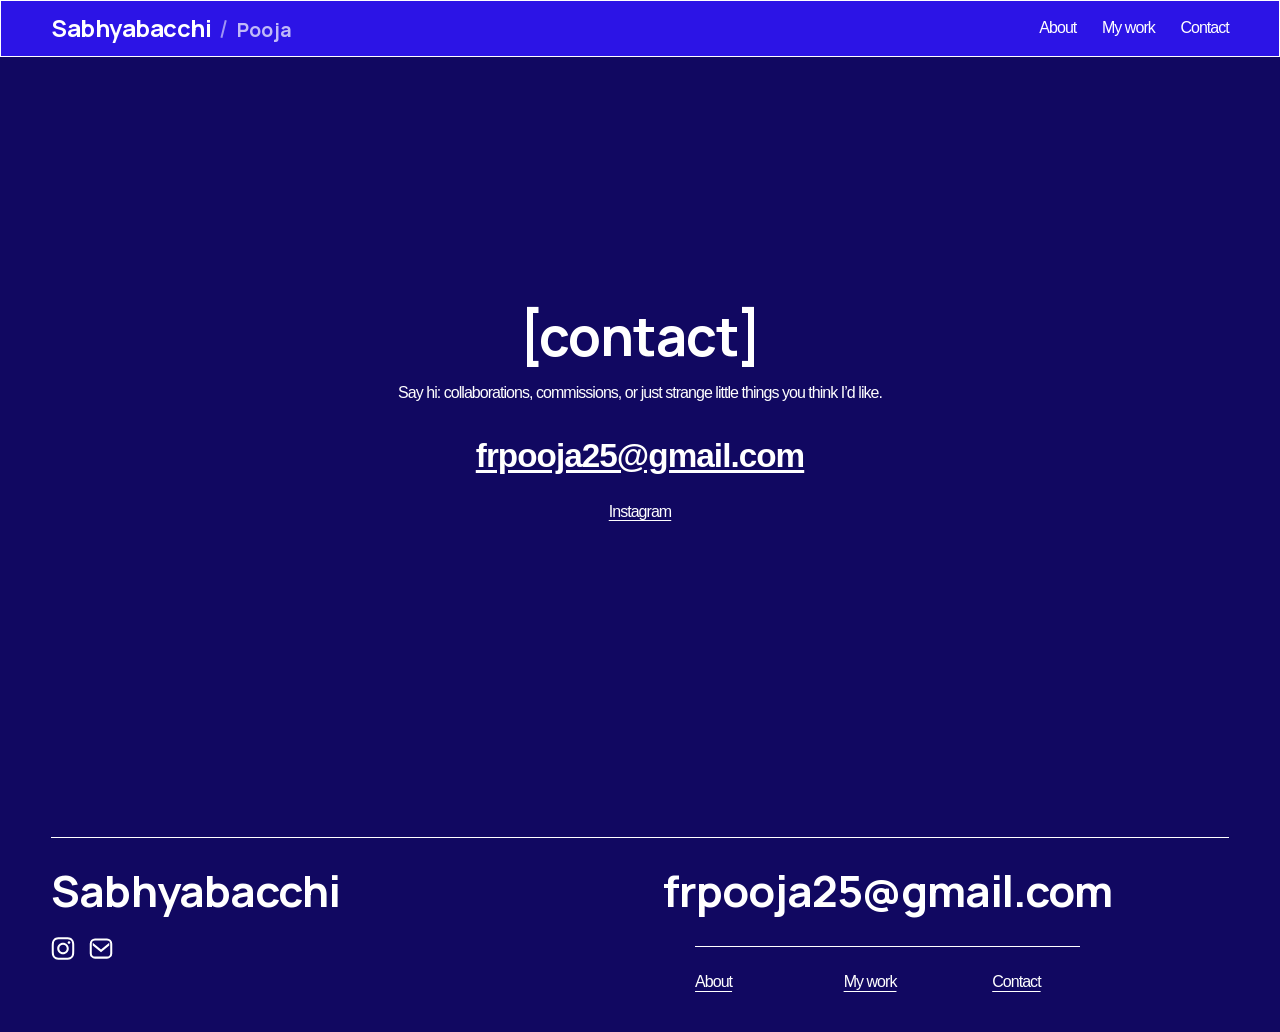
<file: contact/index.html>
<!DOCTYPE html>
<html xmlns:og="http://opengraphprotocol.org/schema/" xmlns:fb="http://www.facebook.com/2008/fbml" lang="en-US" class="yui3-js-enabled js flexbox canvas canvastext webgl no-touch hashchange history draganddrop rgba hsla multiplebgs backgroundsize borderimage borderradius boxshadow textshadow opacity cssanimations csscolumns cssgradients cssreflections csstransforms no-csstransforms3d csstransitions video audio svg inlinesvg svgclippaths" style="--header-height: 60.40625px; scroll-behavior: smooth;"><head>
    <meta http-equiv="X-UA-Compatible" content="IE=edge,chrome=1">
    <meta name="viewport" content="width=device-width, initial-scale=1">
    <!-- This is Squarespace. --><!-- gopher-plane-6e33 -->
<base href="">
<meta charset="utf-8">
<title>Contact | Sabhyabacchi</title>
<meta http-equiv="Accept-CH" content="Sec-CH-UA-Platform-Version, Sec-CH-UA-Model"><link rel="icon" type="image/x-icon" media="(prefers-color-scheme: light)" href="https://images.squarespace-cdn.com/content/v1/6a17950c1a50305b05320bcb/6fcdf553-482e-4eb4-bb4c-cad751a06b30/favicon.ico">
<link rel="icon" type="image/x-icon" media="(prefers-color-scheme: dark)" href="https://images.squarespace-cdn.com/content/v1/6a17950c1a50305b05320bcb/7f45dfd8-f30d-4bfb-ab00-d5866f7878e9/favicon.ico">





<meta name="twitter:card" content="summary_large_image">
<meta name="description" content="Say hi: collaborations, commissions, or just strange little things you think I'd like.">
<meta property="og:site_name" content="Sabhyabacchi">
<meta property="og:type" content="website">
<meta property="og:title" content="Contact | Sabhyabacchi">
<meta property="og:description" content="Say hi: collaborations, commissions, or just strange little things you think I'd like.">
<meta property="og:url" content="https://sabhyabacchi.com/contact/">
<meta property="og:image" content="https://sabhyabacchi.com/assets/og/contact.jpg">
<meta property="og:image:width" content="1200">
<meta property="og:image:height" content="630">
<meta name="twitter:title" content="Contact | Sabhyabacchi">
<meta name="twitter:description" content="Say hi: collaborations, commissions, or just strange little things you think I'd like.">
<meta name="twitter:image" content="https://sabhyabacchi.com/assets/og/contact.jpg">
<link rel="preconnect" href="https://images.squarespace-cdn.com">
<link rel="preconnect" href="https://file.squarespace-cdn.com" crossorigin="">
<style data-sqsp-font-ids="6a31393d494e3c6626e63daa,6a3137d3494e3c6626e63abc">
/* cyrillic */
@font-face {
  font-family: 'Nunito Sans';
  font-style: normal;
  font-weight: 700;
  font-display: swap;
  src: url('../assets/fonts/94f01c9161.woff2') format('woff2');
  unicode-range: U+0301, U+0400-045F, U+0490-0491, U+04B0-04B1, U+2116;
}
/* cyrillic-ext */
@font-face {
  font-family: 'Nunito Sans';
  font-style: normal;
  font-weight: 700;
  font-display: swap;
  src: url('../assets/fonts/77646ed81f.woff2') format('woff2');
  unicode-range: U+0460-052F, U+1C80-1C8A, U+20B4, U+2DE0-2DFF, U+A640-A69F, U+FE2E-FE2F;
}
/* vietnamese */
@font-face {
  font-family: 'Nunito Sans';
  font-style: normal;
  font-weight: 700;
  font-display: swap;
  src: url('../assets/fonts/47939a3604.woff2') format('woff2');
  unicode-range: U+0102-0103, U+0110-0111, U+0128-0129, U+0168-0169, U+01A0-01A1, U+01AF-01B0, U+0300-0301, U+0303-0304, U+0308-0309, U+0323, U+0329, U+1EA0-1EF9, U+20AB;
}
/* latin-ext */
@font-face {
  font-family: 'Nunito Sans';
  font-style: normal;
  font-weight: 700;
  font-display: swap;
  src: url('../assets/fonts/8c35b58d33.woff2') format('woff2');
  unicode-range: U+0100-02BA, U+02BD-02C5, U+02C7-02CC, U+02CE-02D7, U+02DD-02FF, U+0304, U+0308, U+0329, U+1D00-1DBF, U+1E00-1E9F, U+1EF2-1EFF, U+2020, U+20A0-20AB, U+20AD-20C0, U+2113, U+2C60-2C7F, U+A720-A7FF;
}
/* latin */
@font-face {
  font-family: 'Nunito Sans';
  font-style: normal;
  font-weight: 700;
  font-display: swap;
  src: url('../assets/fonts/7f6ddfadd4.woff2') format('woff2');
  unicode-range: U+0000-00FF, U+0131, U+0152-0153, U+02BB-02BC, U+02C6, U+02DA, U+02DC, U+0304, U+0308, U+0329, U+2000-206F, U+20AC, U+2122, U+2191, U+2193, U+2212, U+2215, U+FEFF, U+FFFD;
}
/* cyrillic-ext */
@font-face {
  font-family: 'Manrope';
  font-style: normal;
  font-weight: 700;
  font-display: swap;
  src: url('../assets/fonts/25abfd8ceb.woff2') format('woff2');
  unicode-range: U+0460-052F, U+1C80-1C8A, U+20B4, U+2DE0-2DFF, U+A640-A69F, U+FE2E-FE2F;
}
/* greek */
@font-face {
  font-family: 'Manrope';
  font-style: normal;
  font-weight: 700;
  font-display: swap;
  src: url('../assets/fonts/e0d361cda4.woff2') format('woff2');
  unicode-range: U+0370-0377, U+037A-037F, U+0384-038A, U+038C, U+038E-03A1, U+03A3-03FF;
}
/* cyrillic */
@font-face {
  font-family: 'Manrope';
  font-style: normal;
  font-weight: 700;
  font-display: swap;
  src: url('../assets/fonts/88ae5d0600.woff2') format('woff2');
  unicode-range: U+0301, U+0400-045F, U+0490-0491, U+04B0-04B1, U+2116;
}
/* latin */
@font-face {
  font-family: 'Manrope';
  font-style: normal;
  font-weight: 700;
  font-display: swap;
  src: url('../assets/fonts/5873b400d3.woff2') format('woff2');
  unicode-range: U+0000-00FF, U+0131, U+0152-0153, U+02BB-02BC, U+02C6, U+02DA, U+02DC, U+0304, U+0308, U+0329, U+2000-206F, U+20AC, U+2122, U+2191, U+2193, U+2212, U+2215, U+FEFF, U+FFFD;
}
/* latin-ext */
@font-face {
  font-family: 'Manrope';
  font-style: normal;
  font-weight: 700;
  font-display: swap;
  src: url('../assets/fonts/5d7398d3bc.woff2') format('woff2');
  unicode-range: U+0100-02BA, U+02BD-02C5, U+02C7-02CC, U+02CE-02D7, U+02DD-02FF, U+0304, U+0308, U+0329, U+1D00-1DBF, U+1E00-1E9F, U+1EF2-1EFF, U+2020, U+20A0-20AB, U+20AD-20C0, U+2113, U+2C60-2C7F, U+A720-A7FF;
}
/* vietnamese */
@font-face {
  font-family: 'Manrope';
  font-style: normal;
  font-weight: 700;
  font-display: swap;
  src: url('../assets/fonts/5134a6b51b.woff2') format('woff2');
  unicode-range: U+0102-0103, U+0110-0111, U+0128-0129, U+0168-0169, U+01A0-01A1, U+01AF-01B0, U+0300-0301, U+0303-0304, U+0308-0309, U+0323, U+0329, U+1EA0-1EF9, U+20AB;
}
/* cyrillic-ext */
@font-face {
  font-family: 'Nunito Sans';
  font-style: italic;
  font-weight: 700;
  font-display: swap;
  src: url('../assets/fonts/e2493a7062.woff2') format('woff2');
  unicode-range: U+0460-052F, U+1C80-1C8A, U+20B4, U+2DE0-2DFF, U+A640-A69F, U+FE2E-FE2F;
}
/* cyrillic */
@font-face {
  font-family: 'Nunito Sans';
  font-style: italic;
  font-weight: 700;
  font-display: swap;
  src: url('../assets/fonts/03aa65f161.woff2') format('woff2');
  unicode-range: U+0301, U+0400-045F, U+0490-0491, U+04B0-04B1, U+2116;
}
/* vietnamese */
@font-face {
  font-family: 'Nunito Sans';
  font-style: italic;
  font-weight: 700;
  font-display: swap;
  src: url('../assets/fonts/2fede19f71.woff2') format('woff2');
  unicode-range: U+0102-0103, U+0110-0111, U+0128-0129, U+0168-0169, U+01A0-01A1, U+01AF-01B0, U+0300-0301, U+0303-0304, U+0308-0309, U+0323, U+0329, U+1EA0-1EF9, U+20AB;
}
/* latin */
@font-face {
  font-family: 'Nunito Sans';
  font-style: italic;
  font-weight: 700;
  font-display: swap;
  src: url('../assets/fonts/9c7b2100c7.woff2') format('woff2');
  unicode-range: U+0000-00FF, U+0131, U+0152-0153, U+02BB-02BC, U+02C6, U+02DA, U+02DC, U+0304, U+0308, U+0329, U+2000-206F, U+20AC, U+2122, U+2191, U+2193, U+2212, U+2215, U+FEFF, U+FFFD;
}
/* latin-ext */
@font-face {
  font-family: 'Nunito Sans';
  font-style: italic;
  font-weight: 700;
  font-display: swap;
  src: url('../assets/fonts/29cecf0997.woff2') format('woff2');
  unicode-range: U+0100-02BA, U+02BD-02C5, U+02C7-02CC, U+02CE-02D7, U+02DD-02FF, U+0304, U+0308, U+0329, U+1D00-1DBF, U+1E00-1E9F, U+1EF2-1EFF, U+2020, U+20A0-20AB, U+20AD-20C0, U+2113, U+2C60-2C7F, U+A720-A7FF;
}
/* latin */
@font-face {
  font-family: 'Nunito Sans';
  font-style: italic;
  font-weight: 400;
  font-display: swap;
  src: url('../assets/fonts/7864b69ddd.woff2') format('woff2');
  unicode-range: U+0000-00FF, U+0131, U+0152-0153, U+02BB-02BC, U+02C6, U+02DA, U+02DC, U+0304, U+0308, U+0329, U+2000-206F, U+20AC, U+2122, U+2191, U+2193, U+2212, U+2215, U+FEFF, U+FFFD;
}
/* latin-ext */
@font-face {
  font-family: 'Nunito Sans';
  font-style: italic;
  font-weight: 400;
  font-display: swap;
  src: url('../assets/fonts/a98892c817.woff2') format('woff2');
  unicode-range: U+0100-02BA, U+02BD-02C5, U+02C7-02CC, U+02CE-02D7, U+02DD-02FF, U+0304, U+0308, U+0329, U+1D00-1DBF, U+1E00-1E9F, U+1EF2-1EFF, U+2020, U+20A0-20AB, U+20AD-20C0, U+2113, U+2C60-2C7F, U+A720-A7FF;
}
/* vietnamese */
@font-face {
  font-family: 'Nunito Sans';
  font-style: italic;
  font-weight: 400;
  font-display: swap;
  src: url('../assets/fonts/2219c68594.woff2') format('woff2');
  unicode-range: U+0102-0103, U+0110-0111, U+0128-0129, U+0168-0169, U+01A0-01A1, U+01AF-01B0, U+0300-0301, U+0303-0304, U+0308-0309, U+0323, U+0329, U+1EA0-1EF9, U+20AB;
}
/* cyrillic */
@font-face {
  font-family: 'Nunito Sans';
  font-style: italic;
  font-weight: 400;
  font-display: swap;
  src: url('../assets/fonts/831a0fe9e6.woff2') format('woff2');
  unicode-range: U+0301, U+0400-045F, U+0490-0491, U+04B0-04B1, U+2116;
}
/* cyrillic-ext */
@font-face {
  font-family: 'Nunito Sans';
  font-style: italic;
  font-weight: 400;
  font-display: swap;
  src: url('../assets/fonts/31cf459850.woff2') format('woff2');
  unicode-range: U+0460-052F, U+1C80-1C8A, U+20B4, U+2DE0-2DFF, U+A640-A69F, U+FE2E-FE2F;
}
/* cyrillic-ext */
@font-face {
  font-family: 'Nunito Sans';
  font-style: normal;
  font-weight: 400;
  font-display: swap;
  src: url('../assets/fonts/a2612b19d0.woff2') format('woff2');
  unicode-range: U+0460-052F, U+1C80-1C8A, U+20B4, U+2DE0-2DFF, U+A640-A69F, U+FE2E-FE2F;
}
/* cyrillic */
@font-face {
  font-family: 'Nunito Sans';
  font-style: normal;
  font-weight: 400;
  font-display: swap;
  src: url('../assets/fonts/ee20a017ad.woff2') format('woff2');
  unicode-range: U+0301, U+0400-045F, U+0490-0491, U+04B0-04B1, U+2116;
}
/* latin-ext */
@font-face {
  font-family: 'Nunito Sans';
  font-style: normal;
  font-weight: 400;
  font-display: swap;
  src: url('../assets/fonts/b482d007cb.woff2') format('woff2');
  unicode-range: U+0100-02BA, U+02BD-02C5, U+02C7-02CC, U+02CE-02D7, U+02DD-02FF, U+0304, U+0308, U+0329, U+1D00-1DBF, U+1E00-1E9F, U+1EF2-1EFF, U+2020, U+20A0-20AB, U+20AD-20C0, U+2113, U+2C60-2C7F, U+A720-A7FF;
}
/* latin */
@font-face {
  font-family: 'Nunito Sans';
  font-style: normal;
  font-weight: 400;
  font-display: swap;
  src: url('../assets/fonts/56f32470c5.woff2') format('woff2');
  unicode-range: U+0000-00FF, U+0131, U+0152-0153, U+02BB-02BC, U+02C6, U+02DA, U+02DC, U+0304, U+0308, U+0329, U+2000-206F, U+20AC, U+2122, U+2191, U+2193, U+2212, U+2215, U+FEFF, U+FFFD;
}
/* vietnamese */
@font-face {
  font-family: 'Nunito Sans';
  font-style: normal;
  font-weight: 400;
  font-display: swap;
  src: url('../assets/fonts/ce6deac915.woff2') format('woff2');
  unicode-range: U+0102-0103, U+0110-0111, U+0128-0129, U+0168-0169, U+01A0-01A1, U+01AF-01B0, U+0300-0301, U+0303-0304, U+0308-0309, U+0323, U+0329, U+1EA0-1EF9, U+20AB;
}
</style>











<link rel="stylesheet" type="text/css" href="../assets/style0.css">

<link rel="stylesheet" type="text/css" href="../assets/style1.css">
<link rel="stylesheet" type="text/css" href="../assets/style2.css"><link rel="stylesheet" type="text/css" href="../assets/style3.css"><link rel="stylesheet" type="text/css" href="../assets/style4.css"><link rel="stylesheet" type="text/css" href="../assets/style5.css"><link rel="stylesheet" type="text/css" href="../assets/style6.css"><link rel="stylesheet" type="text/css" href="../assets/style7.css"><link rel="stylesheet" type="text/css" href="../assets/style8.css"><link rel="stylesheet" type="text/css" href="../assets/style9.css">
<!-- End of Squarespace Headers -->
    
    
  <link rel="stylesheet" type="text/css" href="../assets/style10.css"><link rel="stylesheet" type="text/css" href="../assets/style11.css"><style>
  /* site title: handle | name */
  #site-title{display:inline-flex;align-items:baseline;white-space:nowrap}
  #site-title .st-handle,#site-title .st-name{display:inline-block;font-size:1em;transition:opacity .4s ease,font-size .45s cubic-bezier(.34,1.3,.64,1),letter-spacing .4s ease}
  #site-title .st-sep{display:inline-block;width:1.5px;height:.78em;margin:0 .5em;background:currentColor;opacity:.55;transform:rotate(14deg) translateY(.08em);transform-origin:center;transition:transform .45s cubic-bezier(.34,1.56,.64,1),opacity .35s}
  #site-title .st-name{font-size:.82em;opacity:.7;letter-spacing:.02em}
  #site-title:hover .st-handle{opacity:.6;font-size:.82em}
  #site-title:hover .st-name{opacity:1;font-size:1em;letter-spacing:0}
  #site-title:hover .st-sep{transform:rotate(-14deg) translateY(.08em);opacity:.9}
  @media (max-width:640px){#site-title .st-sep,#site-title .st-name{display:none}}
</style>
<style>
  /* Pooja-on-paper block: never crop the cutout (the Squarespace block defaults to object-fit:cover) */
  .fe-block-22c0c3f81eda121cd74f{align-self:end !important;overflow:visible !important}
  .fe-block-22c0c3f81eda121cd74f .sqs-block,.fe-block-22c0c3f81eda121cd74f .sqs-block-content,.fe-block-22c0c3f81eda121cd74f .fluid-image-component-root,
  .fe-block-22c0c3f81eda121cd74f .fluid-image-animation-wrapper,.fe-block-22c0c3f81eda121cd74f .fluid-image-container,
  .fe-block-22c0c3f81eda121cd74f .js-content-mode-element-wrapper,.fe-block-22c0c3f81eda121cd74f .js-content-mode-element{height:auto !important;min-height:0 !important;padding:0 !important;overflow:visible !important}
  .fe-block-22c0c3f81eda121cd74f .sqs-block-image .design-layout-fluid .fluid-image-container .content-fill,
  .fe-block-22c0c3f81eda121cd74f .sqs-block-image .design-layout-fluid .fluid-image-container .content-fill img,
  .fe-block-22c0c3f81eda121cd74f img[data-sqsp-image-block-image]{position:static !important;display:block !important;width:100% !important;height:auto !important;max-height:none !important;object-fit:fill !important}
</style>
</head>

  <body id="collection-6a17950d1a50305b05320bfb" class="tweak-blog-alternating-side-by-side-width-full tweak-blog-alternating-side-by-side-image-aspect-ratio-11-square tweak-blog-alternating-side-by-side-text-alignment-left tweak-blog-alternating-side-by-side-read-more-style-show tweak-blog-alternating-side-by-side-image-text-alignment-middle tweak-blog-alternating-side-by-side-delimiter-bullet tweak-blog-alternating-side-by-side-meta-position-top tweak-blog-alternating-side-by-side-primary-meta-categories tweak-blog-alternating-side-by-side-secondary-meta-date tweak-blog-alternating-side-by-side-excerpt-show image-block-poster-text-alignment-left image-block-card-content-position-center image-block-card-text-alignment-left image-block-overlap-content-position-center image-block-overlap-text-alignment-left image-block-collage-content-position-center image-block-collage-text-alignment-left image-block-stack-text-alignment-left form-use-theme-colors form-field-style-outline form-field-shape-pill form-field-border-all form-field-checkbox-type-icon form-field-checkbox-fill-outline form-field-checkbox-color-inverted form-field-checkbox-shape-rounded form-field-checkbox-layout-fit form-field-radio-type-icon form-field-radio-fill-outline form-field-radio-color-inverted form-field-radio-shape-rounded form-field-radio-layout-fit form-field-survey-fill-outline form-field-survey-color-inverted form-field-survey-shape-rounded form-field-hover-focus-outline form-submit-button-style-label  tweak-global-animations-complexity-level-detailed tweak-global-animations-animation-style-fade tweak-global-animations-animation-type-none tweak-global-animations-animation-curve-ease tweak-blog-masonry-width-full tweak-blog-masonry-text-alignment-left tweak-blog-masonry-primary-meta-categories tweak-blog-masonry-secondary-meta-date tweak-blog-masonry-meta-position-top tweak-blog-masonry-read-more-style-show tweak-blog-masonry-delimiter-space tweak-blog-masonry-image-placement-above tweak-blog-masonry-excerpt-show tweak-portfolio-grid-overlay-width-full tweak-portfolio-grid-overlay-height-large tweak-portfolio-grid-overlay-image-aspect-ratio-11-square tweak-portfolio-grid-overlay-text-placement-center tweak-portfolio-grid-overlay-show-text-after-hover tweak-blog-single-column-width-full tweak-blog-single-column-text-alignment-left tweak-blog-single-column-image-placement-above tweak-blog-single-column-delimiter-bullet tweak-blog-single-column-read-more-style-show tweak-blog-single-column-primary-meta-categories tweak-blog-single-column-secondary-meta-date tweak-blog-single-column-meta-position-top tweak-blog-single-column-content-full-post header-width-full   tweak-fixed-header-style-basic tweak-blog-item-width-medium tweak-blog-item-text-alignment-left tweak-blog-item-meta-position-above-title tweak-blog-item-show-categories tweak-blog-item-show-date   tweak-blog-item-delimiter-bullet tweak-blog-side-by-side-width-full tweak-blog-side-by-side-image-placement-left tweak-blog-side-by-side-image-aspect-ratio-11-square tweak-blog-side-by-side-primary-meta-categories tweak-blog-side-by-side-secondary-meta-date tweak-blog-side-by-side-meta-position-top tweak-blog-side-by-side-text-alignment-left tweak-blog-side-by-side-image-text-alignment-middle tweak-blog-side-by-side-read-more-style-show tweak-blog-side-by-side-delimiter-bullet tweak-blog-side-by-side-excerpt-show primary-button-style-outline primary-button-shape-pill secondary-button-style-outline secondary-button-shape-pill tertiary-button-style-outline tertiary-button-shape-pill tweak-events-stacked-width-full tweak-events-stacked-height-large  tweak-events-stacked-show-thumbnails tweak-events-stacked-thumbnail-size-32-standard tweak-events-stacked-date-style-with-text tweak-events-stacked-show-time tweak-events-stacked-show-location  tweak-events-stacked-show-excerpt  tweak-blog-basic-grid-width-inset tweak-blog-basic-grid-image-aspect-ratio-32-standard tweak-blog-basic-grid-text-alignment-center tweak-blog-basic-grid-delimiter-bullet tweak-blog-basic-grid-image-placement-above tweak-blog-basic-grid-read-more-style-show tweak-blog-basic-grid-primary-meta-categories tweak-blog-basic-grid-secondary-meta-date tweak-blog-basic-grid-excerpt-show tweak-portfolio-grid-basic-width-full tweak-portfolio-grid-basic-height-large tweak-portfolio-grid-basic-image-aspect-ratio-11-square tweak-portfolio-grid-basic-text-alignment-left tweak-portfolio-grid-basic-hover-effect-fade header-overlay-alignment-center tweak-portfolio-index-background-link-format-stacked tweak-portfolio-index-background-width-full tweak-portfolio-index-background-height-large  tweak-portfolio-index-background-vertical-alignment-middle tweak-portfolio-index-background-horizontal-alignment-center tweak-portfolio-index-background-delimiter-none tweak-portfolio-index-background-animation-type-fade tweak-portfolio-index-background-animation-duration-medium tweak-portfolio-hover-follow-layout-inline  tweak-portfolio-hover-follow-delimiter-bullet tweak-portfolio-hover-follow-animation-type-fade tweak-portfolio-hover-follow-animation-duration-fast tweak-portfolio-hover-static-layout-inline tweak-portfolio-hover-static-front tweak-portfolio-hover-static-delimiter-hyphen tweak-portfolio-hover-static-animation-type-fade tweak-portfolio-hover-static-animation-duration-fast hide-opentable-icons opentable-style-dark tweak-product-quick-view-button-style-floating tweak-product-quick-view-button-position-bottom tweak-product-quick-view-lightbox-excerpt-display-truncate tweak-product-quick-view-lightbox-show-arrows tweak-product-quick-view-lightbox-show-close-button tweak-product-quick-view-lightbox-controls-weight-light native-currency-code-usd collection-type-page collection-layout-default collection-6a17950d1a50305b05320bfb homepage mobile-style-available sqs-seven-one
      
        
          
        
      
     seven-one-global-animations" tabindex="-1" data-animation-state="booted">
    <div id="siteWrapper" class="clearfix site-wrapper">
      
      

      












  <header data-test="header" id="header" class="
      
        
      
      header theme-col--primary
    " data-section-theme="" data-controller="Header" data-current-styles="{
&quot;layout&quot;: &quot;navRight&quot;,
&quot;action&quot;: {
&quot;href&quot;: &quot;/appointments&quot;,
&quot;buttonText&quot;: &quot;Book now&quot;,
&quot;newWindow&quot;: false
},
&quot;showSocial&quot;: false,
&quot;socialOptions&quot;: {
&quot;socialBorderShape&quot;: &quot;none&quot;,
&quot;socialBorderStyle&quot;: &quot;outline&quot;,
&quot;socialBorderThickness&quot;: {
&quot;unit&quot;: &quot;px&quot;,
&quot;value&quot;: 1.0
}
},
&quot;menuOverlayAnimation&quot;: &quot;fade&quot;,
&quot;cartStyle&quot;: &quot;text&quot;,
&quot;cartText&quot;: &quot;Cart&quot;,
&quot;showEmptyCartState&quot;: false,
&quot;cartOptions&quot;: {
&quot;iconType&quot;: &quot;stroke-9&quot;,
&quot;cartBorderShape&quot;: &quot;none&quot;,
&quot;cartBorderStyle&quot;: &quot;outline&quot;,
&quot;cartBorderThickness&quot;: {
&quot;unit&quot;: &quot;px&quot;,
&quot;value&quot;: 1.0
}
},
&quot;showButton&quot;: false,
&quot;showCart&quot;: true,
&quot;showAccountLogin&quot;: false,
&quot;headerStyle&quot;: &quot;solid&quot;,
&quot;languagePicker&quot;: {
&quot;enabled&quot;: false,
&quot;iconEnabled&quot;: false,
&quot;iconType&quot;: &quot;globe&quot;,
&quot;flagShape&quot;: &quot;shiny&quot;,
&quot;languageFlags&quot;: [ ]
},
&quot;iconOptions&quot;: {
&quot;desktopDropdownIconOptions&quot;: {
&quot;size&quot;: {
&quot;unit&quot;: &quot;em&quot;,
&quot;value&quot;: 1.0
},
&quot;iconSpacing&quot;: {
&quot;unit&quot;: &quot;em&quot;,
&quot;value&quot;: 0.35
},
&quot;strokeWidth&quot;: {
&quot;unit&quot;: &quot;px&quot;,
&quot;value&quot;: 1.0
},
&quot;endcapType&quot;: &quot;square&quot;,
&quot;folderDropdownIcon&quot;: &quot;none&quot;,
&quot;languagePickerIcon&quot;: &quot;openArrowHead&quot;
},
&quot;mobileDropdownIconOptions&quot;: {
&quot;size&quot;: {
&quot;unit&quot;: &quot;em&quot;,
&quot;value&quot;: 1.0
},
&quot;iconSpacing&quot;: {
&quot;unit&quot;: &quot;em&quot;,
&quot;value&quot;: 0.15
},
&quot;strokeWidth&quot;: {
&quot;unit&quot;: &quot;px&quot;,
&quot;value&quot;: 0.5
},
&quot;endcapType&quot;: &quot;square&quot;,
&quot;folderDropdownIcon&quot;: &quot;openArrowHead&quot;,
&quot;languagePickerIcon&quot;: &quot;openArrowHead&quot;
}
},
&quot;mobileOptions&quot;: {
&quot;layout&quot;: &quot;logoLeftNavRight&quot;,
&quot;menuIconOptions&quot;: {
&quot;style&quot;: &quot;doubleLineHamburger&quot;,
&quot;thickness&quot;: {
&quot;unit&quot;: &quot;px&quot;,
&quot;value&quot;: 1.0
}
}
},
&quot;solidOptions&quot;: {
&quot;headerOpacity&quot;: {
&quot;unit&quot;: &quot;%&quot;,
&quot;value&quot;: 100.0
},
&quot;blurBackground&quot;: {
&quot;enabled&quot;: false,
&quot;blurRadius&quot;: {
&quot;unit&quot;: &quot;px&quot;,
&quot;value&quot;: 12.0
}
},
&quot;backgroundColor&quot;: {
&quot;type&quot;: &quot;CUSTOM_COLOR&quot;,
&quot;customColor&quot;: {
&quot;hslaValue&quot;: {
&quot;hue&quot;: 246.82,
&quot;saturation&quot;: 0.84,
&quot;lightness&quot;: 0.49,
&quot;alpha&quot;: 1.0
},
&quot;userFormat&quot;: &quot;hex&quot;
}
}
},
&quot;gradientOptions&quot;: {
&quot;gradientType&quot;: &quot;faded&quot;,
&quot;headerOpacity&quot;: {
&quot;unit&quot;: &quot;%&quot;,
&quot;value&quot;: 90.0
},
&quot;blurBackground&quot;: {
&quot;enabled&quot;: false,
&quot;blurRadius&quot;: {
&quot;unit&quot;: &quot;px&quot;,
&quot;value&quot;: 12.0
}
}
},
&quot;dropShadowOptions&quot;: {
&quot;enabled&quot;: false,
&quot;blur&quot;: {
&quot;unit&quot;: &quot;px&quot;,
&quot;value&quot;: 12.0
},
&quot;spread&quot;: {
&quot;unit&quot;: &quot;px&quot;,
&quot;value&quot;: 0.0
},
&quot;distance&quot;: {
&quot;unit&quot;: &quot;px&quot;,
&quot;value&quot;: 12.0
}
},
&quot;borderOptions&quot;: {
&quot;enabled&quot;: true,
&quot;position&quot;: &quot;allSides&quot;,
&quot;thickness&quot;: {
&quot;unit&quot;: &quot;px&quot;,
&quot;value&quot;: 1.0
}
},
&quot;showPromotedElement&quot;: false,
&quot;buttonVariant&quot;: &quot;primary&quot;,
&quot;blurBackground&quot;: {
&quot;enabled&quot;: false,
&quot;blurRadius&quot;: {
&quot;unit&quot;: &quot;px&quot;,
&quot;value&quot;: 12.0
}
},
&quot;headerOpacity&quot;: {
&quot;unit&quot;: &quot;%&quot;,
&quot;value&quot;: 100.0
}
}" data-section-id="header" data-header-style="solid" data-language-picker="{
&quot;enabled&quot;: false,
&quot;iconEnabled&quot;: false,
&quot;iconType&quot;: &quot;globe&quot;,
&quot;flagShape&quot;: &quot;shiny&quot;,
&quot;languageFlags&quot;: [ ]
}" data-first-focusable-element="" tabindex="-1" style="
      
      
      
        --solidHeaderBackgroundColor: hsla(246.82, 84%, 49%, 1);
      
      
      
      
    " data-controllers-bound="Header">
    <svg style="display:none" viewBox="0 0 22 22" xmlns="http://www.w3.org/2000/svg">
  <symbol id="circle">
    <path d="M11.5 17C14.5376 17 17 14.5376 17 11.5C17 8.46243 14.5376 6 11.5 6C8.46243 6 6 8.46243 6 11.5C6 14.5376 8.46243 17 11.5 17Z" fill="none"></path>
  </symbol>

  <symbol id="circleFilled">
    <path d="M11.5 17C14.5376 17 17 14.5376 17 11.5C17 8.46243 14.5376 6 11.5 6C8.46243 6 6 8.46243 6 11.5C6 14.5376 8.46243 17 11.5 17Z"></path>
  </symbol>

  <symbol id="dash">
    <path d="M11 11H19H3"></path>
  </symbol>

  <symbol id="squareFilled">
    <rect x="6" y="6" width="11" height="11"></rect>
  </symbol>

  <symbol id="square">
    <rect x="7" y="7" width="9" height="9" fill="none" stroke="inherit"></rect>
  </symbol>
  
  <symbol id="plus">
    <path d="M11 3V19"></path>
    <path d="M19 11L3 11"></path>
  </symbol>
  
  <symbol id="closedArrow">
    <path d="M11 11V2M11 18.1797L17 11.1477L5 11.1477L11 18.1797Z" fill="none"></path>
  </symbol>
  
  <symbol id="closedArrowFilled">
    <path d="M11 11L11 2" stroke="inherit" fill="none"></path>
    <path fill-rule="evenodd" clip-rule="evenodd" d="M2.74695 9.38428L19.038 9.38428L10.8925 19.0846L2.74695 9.38428Z" stroke-width="1"></path>
  </symbol>
  
  <symbol id="closedArrowHead" viewBox="0 0 22 22" xmlns="http://www.w3.org/2000/symbol">
    <path d="M18 7L11 15L4 7L18 7Z" fill="none" stroke="inherit"></path>
  </symbol>
  
  
  <symbol id="closedArrowHeadFilled" viewBox="0 0 22 22" xmlns="http://www.w3.org/2000/symbol">
    <path d="M18.875 6.5L11 15.5L3.125 6.5L18.875 6.5Z"></path>
  </symbol>
  
  <symbol id="openArrow">
    <path d="M11 18.3591L11 3" stroke="inherit" fill="none"></path>
    <path d="M18 11.5L11 18.5L4 11.5" stroke="inherit" fill="none"></path>
  </symbol>
  
  <symbol id="openArrowHead">
    <path d="M18 7L11 14L4 7" fill="none"></path>
  </symbol>

  <symbol id="pinchedArrow">
    <path d="M11 17.3591L11 2" fill="none"></path>
    <path d="M2 11C5.85455 12.2308 8.81818 14.9038 11 18C13.1818 14.8269 16.1455 12.1538 20 11" fill="none"></path>
  </symbol>

  <symbol id="pinchedArrowFilled">
    <path d="M11.05 10.4894C7.04096 8.73759 1.05005 8 1.05005 8C6.20459 11.3191 9.41368 14.1773 11.05 21C12.6864 14.0851 15.8955 11.227 21.05 8C21.05 8 15.0591 8.73759 11.05 10.4894Z" stroke-width="1"></path>
    <path d="M11 11L11 1" fill="none"></path>
  </symbol>

  <symbol id="pinchedArrowHead">
    <path d="M2 7.24091C5.85455 8.40454 8.81818 10.9318 11 13.8591C13.1818 10.8591 16.1455 8.33181 20 7.24091" fill="none"></path>
  </symbol>
  
  <symbol id="pinchedArrowHeadFilled">
    <path d="M11.05 7.1591C7.04096 5.60456 1.05005 4.95001 1.05005 4.95001C6.20459 7.89547 9.41368 10.4318 11.05 16.4864C12.6864 10.35 15.8955 7.81365 21.05 4.95001C21.05 4.95001 15.0591 5.60456 11.05 7.1591Z"></path>
  </symbol>

</svg>
    
<div class="sqs-announcement-bar-dropzone"></div>

    <div class="header-announcement-bar-wrapper">
      
      <a href="#page" class="header-skip-link sqs-button-element--primary">
        Skip to Content
      </a>
      


<style>
    @supports (-webkit-backdrop-filter: none) or (backdrop-filter: none) {
        .header-blur-background {
            
                -webkit-backdrop-filter: blur(12px);
                backdrop-filter: blur(12px);
            
            
        }
    }
</style>
      <div class="header-border" data-header-style="solid" data-header-border="true" data-test="header-border" style="


  
    border-width: 1px !important;
  



"></div>
      <div class="header-dropshadow" data-header-style="solid" data-header-dropshadow="false" data-test="header-dropshadow" style=""></div>
      
      
        <div>
          <div class="header-background-solid" data-header-style="solid" data-test="header-background-solid" style="opacity: calc(100 * .01)"></div>
        </div>
      

      <div class="header-inner container--fluid
        
          header-layout--with-commerce
        
        
        
         header-mobile-layout-logo-left-nav-right
        
        
        
        
        
        
         header-layout-nav-right
        
        
        
        
        
        
        
        
        " data-test="header-inner">
        <!-- Background -->
        <div class="header-background theme-bg--primary"></div>

        <div class="header-display-desktop" data-content-field="site-title">
          

          

          

          

          

          
          
            


<style>
  .top-bun, 
  .patty, 
  .bottom-bun {
    height: 1px;
  }
</style>

<!-- Burger -->
<div class="header-burger

  menu-overlay-does-not-have-visible-non-navigation-items


  
  no-actions
  
" data-animation-role="header-element">
  <button class="header-burger-btn burger" data-test="header-burger">
    <span class="js-header-burger-open-title visually-hidden">Open Menu</span>
    <span hidden="" class="js-header-burger-close-title visually-hidden">Close Menu</span>
    <div class="burger-box">
      <div class="burger-inner header-menu-icon-doubleLineHamburger">
        <div class="top-bun"></div>
        <div class="patty"></div>
        <div class="bottom-bun"></div>
      </div>
    </div>
  </button>
</div>

            
            <!-- Social -->
            
          
            
            <!-- Title and nav wrapper -->
            <div class="header-title-nav-wrapper">
              

              

              
                
                <!-- Title -->
                
                  <div class="
                      header-title
                      
                    " data-animation-role="header-element">
                    
                      <div class="header-title-text">
                        <a id="site-title" href="../" data-animation-role="header-element"><span class="st-handle">Sabhyabacchi</span><span class="st-sep" aria-hidden="true"></span><span class="st-name">Pooja</span></a>
                      </div>
                    
                    
                  </div>
                
              
                
                <!-- Nav -->
                <div class="header-nav">
                  <div class="header-nav-wrapper">
                    <nav class="header-nav-list">
                      


  
    
  
  
  


  
    <div class="header-nav-item header-nav-item--collection">
      <a href="../about/" data-animation-role="header-element">
        About
      </a>
    </div>
  
  
  


  
    <div class="header-nav-item header-nav-item--collection">
      <a href="../my-work/" data-animation-role="header-element">
        My work
      </a>
    </div>
  
  
  


  
    <div class="header-nav-item header-nav-item--collection">
      <a href="../contact/" data-animation-role="header-element" class="header-nav-item--active" aria-current="page">
        Contact
      </a>
    </div>
  
  
  



                    </nav>
                  </div>
                </div>
              
              
            </div>
          
            
            <!-- Actions -->
            <div class="header-actions header-actions--right">
              
                
              
              

              

            
            

              

              

              

              

              
            

              
              <div class="showOnMobile">
                
                  
                
                
                  
                  
                    
                  
                
              
                
              </div>

              
              <div class="showOnDesktop">
                
                  
                
                
                  
                  
                    
                  
                
              
                
              </div>

              
            </div>
          
          

        </div>
        <div class="header-display-mobile" data-content-field="site-title">
          
            
            <!-- Social -->
            
          
            
            <!-- Title and nav wrapper -->
            <div class="header-title-nav-wrapper">
              

              

              
                
                <!-- Title -->
                
                  <div class="
                      header-title
                      
                    " data-animation-role="header-element">
                    
                      <div class="header-title-text">
                        <a id="site-title" href="../" data-animation-role="header-element"><span class="st-handle">Sabhyabacchi</span><span class="st-sep" aria-hidden="true"></span><span class="st-name">Pooja</span></a>
                      </div>
                    
                    
                  </div>
                
              
                
                <!-- Nav -->
                <div class="header-nav">
                  <div class="header-nav-wrapper">
                    <nav class="header-nav-list">
                      


  
    
  
  
  


  
    <div class="header-nav-item header-nav-item--collection">
      <a href="../about/" data-animation-role="header-element">
        About
      </a>
    </div>
  
  
  


  
    <div class="header-nav-item header-nav-item--collection">
      <a href="../my-work/" data-animation-role="header-element">
        My work
      </a>
    </div>
  
  
  


  
    <div class="header-nav-item header-nav-item--collection">
      <a href="../contact/" data-animation-role="header-element" class="header-nav-item--active" aria-current="page">
        Contact
      </a>
    </div>
  
  
  



                    </nav>
                  </div>
                </div>
              
              
            </div>
          
            
            <!-- Actions -->
            <div class="header-actions header-actions--right">
              
                
              
              

              

            
            

              

              

              

              

              
            

              
              <div class="showOnMobile">
                
                  
                
                
                  
                  
                    
                  
                
              
                
              </div>

              
              <div class="showOnDesktop">
                
                  
                
                
                  
                  
                    
                  
                
              
                
              </div>

              
            </div>
          
            


<style>
  .top-bun, 
  .patty, 
  .bottom-bun {
    height: 1px;
  }
</style>

<!-- Burger -->
<div class="header-burger

  menu-overlay-does-not-have-visible-non-navigation-items


  
  no-actions
  
" data-animation-role="header-element">
  <button class="header-burger-btn burger" data-test="header-burger">
    <span class="js-header-burger-open-title visually-hidden">Open Menu</span>
    <span hidden="" class="js-header-burger-close-title visually-hidden">Close Menu</span>
    <div class="burger-box">
      <div class="burger-inner header-menu-icon-doubleLineHamburger">
        <div class="top-bun"></div>
        <div class="patty"></div>
        <div class="bottom-bun"></div>
      </div>
    </div>
  </button>
</div>

          
          
          
          
          
        </div>
      </div>
    </div>
    <!-- (Mobile) Menu Navigation -->
    <div class="header-menu header-menu--folder-list
      
      
      
      
      
      " data-section-theme="" data-current-styles="{
&quot;layout&quot;: &quot;navRight&quot;,
&quot;action&quot;: {
&quot;href&quot;: &quot;/appointments&quot;,
&quot;buttonText&quot;: &quot;Book now&quot;,
&quot;newWindow&quot;: false
},
&quot;showSocial&quot;: false,
&quot;socialOptions&quot;: {
&quot;socialBorderShape&quot;: &quot;none&quot;,
&quot;socialBorderStyle&quot;: &quot;outline&quot;,
&quot;socialBorderThickness&quot;: {
&quot;unit&quot;: &quot;px&quot;,
&quot;value&quot;: 1.0
}
},
&quot;menuOverlayAnimation&quot;: &quot;fade&quot;,
&quot;cartStyle&quot;: &quot;text&quot;,
&quot;cartText&quot;: &quot;Cart&quot;,
&quot;showEmptyCartState&quot;: false,
&quot;cartOptions&quot;: {
&quot;iconType&quot;: &quot;stroke-9&quot;,
&quot;cartBorderShape&quot;: &quot;none&quot;,
&quot;cartBorderStyle&quot;: &quot;outline&quot;,
&quot;cartBorderThickness&quot;: {
&quot;unit&quot;: &quot;px&quot;,
&quot;value&quot;: 1.0
}
},
&quot;showButton&quot;: false,
&quot;showCart&quot;: true,
&quot;showAccountLogin&quot;: false,
&quot;headerStyle&quot;: &quot;solid&quot;,
&quot;languagePicker&quot;: {
&quot;enabled&quot;: false,
&quot;iconEnabled&quot;: false,
&quot;iconType&quot;: &quot;globe&quot;,
&quot;flagShape&quot;: &quot;shiny&quot;,
&quot;languageFlags&quot;: [ ]
},
&quot;iconOptions&quot;: {
&quot;desktopDropdownIconOptions&quot;: {
&quot;size&quot;: {
&quot;unit&quot;: &quot;em&quot;,
&quot;value&quot;: 1.0
},
&quot;iconSpacing&quot;: {
&quot;unit&quot;: &quot;em&quot;,
&quot;value&quot;: 0.35
},
&quot;strokeWidth&quot;: {
&quot;unit&quot;: &quot;px&quot;,
&quot;value&quot;: 1.0
},
&quot;endcapType&quot;: &quot;square&quot;,
&quot;folderDropdownIcon&quot;: &quot;none&quot;,
&quot;languagePickerIcon&quot;: &quot;openArrowHead&quot;
},
&quot;mobileDropdownIconOptions&quot;: {
&quot;size&quot;: {
&quot;unit&quot;: &quot;em&quot;,
&quot;value&quot;: 1.0
},
&quot;iconSpacing&quot;: {
&quot;unit&quot;: &quot;em&quot;,
&quot;value&quot;: 0.15
},
&quot;strokeWidth&quot;: {
&quot;unit&quot;: &quot;px&quot;,
&quot;value&quot;: 0.5
},
&quot;endcapType&quot;: &quot;square&quot;,
&quot;folderDropdownIcon&quot;: &quot;openArrowHead&quot;,
&quot;languagePickerIcon&quot;: &quot;openArrowHead&quot;
}
},
&quot;mobileOptions&quot;: {
&quot;layout&quot;: &quot;logoLeftNavRight&quot;,
&quot;menuIconOptions&quot;: {
&quot;style&quot;: &quot;doubleLineHamburger&quot;,
&quot;thickness&quot;: {
&quot;unit&quot;: &quot;px&quot;,
&quot;value&quot;: 1.0
}
}
},
&quot;solidOptions&quot;: {
&quot;headerOpacity&quot;: {
&quot;unit&quot;: &quot;%&quot;,
&quot;value&quot;: 100.0
},
&quot;blurBackground&quot;: {
&quot;enabled&quot;: false,
&quot;blurRadius&quot;: {
&quot;unit&quot;: &quot;px&quot;,
&quot;value&quot;: 12.0
}
},
&quot;backgroundColor&quot;: {
&quot;type&quot;: &quot;CUSTOM_COLOR&quot;,
&quot;customColor&quot;: {
&quot;hslaValue&quot;: {
&quot;hue&quot;: 246.82,
&quot;saturation&quot;: 0.84,
&quot;lightness&quot;: 0.49,
&quot;alpha&quot;: 1.0
},
&quot;userFormat&quot;: &quot;hex&quot;
}
}
},
&quot;gradientOptions&quot;: {
&quot;gradientType&quot;: &quot;faded&quot;,
&quot;headerOpacity&quot;: {
&quot;unit&quot;: &quot;%&quot;,
&quot;value&quot;: 90.0
},
&quot;blurBackground&quot;: {
&quot;enabled&quot;: false,
&quot;blurRadius&quot;: {
&quot;unit&quot;: &quot;px&quot;,
&quot;value&quot;: 12.0
}
}
},
&quot;dropShadowOptions&quot;: {
&quot;enabled&quot;: false,
&quot;blur&quot;: {
&quot;unit&quot;: &quot;px&quot;,
&quot;value&quot;: 12.0
},
&quot;spread&quot;: {
&quot;unit&quot;: &quot;px&quot;,
&quot;value&quot;: 0.0
},
&quot;distance&quot;: {
&quot;unit&quot;: &quot;px&quot;,
&quot;value&quot;: 12.0
}
},
&quot;borderOptions&quot;: {
&quot;enabled&quot;: true,
&quot;position&quot;: &quot;allSides&quot;,
&quot;thickness&quot;: {
&quot;unit&quot;: &quot;px&quot;,
&quot;value&quot;: 1.0
}
},
&quot;showPromotedElement&quot;: false,
&quot;buttonVariant&quot;: &quot;primary&quot;,
&quot;blurBackground&quot;: {
&quot;enabled&quot;: false,
&quot;blurRadius&quot;: {
&quot;unit&quot;: &quot;px&quot;,
&quot;value&quot;: 12.0
}
},
&quot;headerOpacity&quot;: {
&quot;unit&quot;: &quot;%&quot;,
&quot;value&quot;: 100.0
}
}" data-section-id="overlay-nav" data-show-account-login="false" data-test="header-menu" style="padding-top: 60.4062px;">
      <div class="header-menu-bg theme-bg--primary"></div>
      <div class="header-menu-nav">
        <nav class="header-menu-nav-list">
          
        <div data-folder="root" class="header-menu-nav-folder header-menu-nav-folder--active">
            <div class="header-menu-nav-folder-content">
              <!-- Menu Navigation -->
<div class="header-menu-nav-wrapper">
  
    
      
        
          
            
          
        
      
    
      
        
          
            <div class="container header-menu-nav-item header-menu-nav-item--collection">
              <a href="../about/">
                <div class="header-menu-nav-item-content">
                  About
                </div>
              </a>
            </div>
          
        
      
    
      
        
          
            <div class="container header-menu-nav-item header-menu-nav-item--collection">
              <a href="../my-work/">
                <div class="header-menu-nav-item-content">
                  My work
                </div>
              </a>
            </div>
          
        
      
    
      
        
          
            <div class="container header-menu-nav-item header-menu-nav-item--collection">
              <a href="../contact/">
                <div class="header-menu-nav-item-content">
                  Contact
                </div>
              </a>
            </div>
          
        
      
    
  
</div>

              
                
              
            </div>
            
            
            
          </div></nav>
      </div>
    </div>
    
    
  </header>




      <main id="page" class="container" role="main">
<style>
  /* ---- inner pages (about / my-work) ---- */
  .pg{--navy:rgb(17,8,97);--blue:rgb(44,20,231);font-family:'Manrope',"Helvetica Neue",Arial,sans-serif;color:#fff}
  .pg section{padding:96px 6vw}
  .pg .navy{background:var(--navy)} .pg .blue{background:var(--blue)} .pg .white{background:#fff;color:#111}
  .pg .wrap{max-width:1200px;margin:0 auto}
  .pg h1,.pg h2{font-weight:700;letter-spacing:-.02em;line-height:1;margin:0 0 18px}
  .pg h1{font-size:clamp(36px,4.2vw,56px)} .pg h2{font-size:clamp(28px,3.2vw,45px)}
  .pg .center{text-align:center}
  .pg p{font-family:"Helvetica Neue",Arial,sans-serif;font-size:16px;line-height:1.45;margin:0 0 14px;max-width:62ch}
  .pg .center p{margin-left:auto;margin-right:auto}
  .pg .cap{font-size:13.5px;line-height:1.4;opacity:.9;max-width:26ch}
  .pg a.u{color:inherit;text-decoration:underline;text-underline-offset:3px}
  .pg img{display:block;max-width:100%;height:auto}
  /* scattered reels layout */
  .scatter{display:grid;grid-template-columns:repeat(12,1fr);gap:28px 24px;align-items:start;margin-top:48px}
  .scatter .it{display:flex;flex-direction:column;gap:10px}
  .scatter .it img,.scatter .it .yt{width:100%;aspect-ratio:9/16;object-fit:cover;border-radius:6px;background:#000}
  .scatter .wide img{aspect-ratio:4/5}
  .yt{position:relative;overflow:hidden;cursor:pointer;border-radius:6px;background:#000}
  .yt img{position:absolute;inset:0;width:100%;height:100%;object-fit:cover}
  .yt iframe{position:absolute;inset:0;width:100%;height:100%;border:0}
  .yt .play{position:absolute;inset:0;display:grid;place-items:center}
  .yt .play span{width:54px;height:54px;border-radius:50%;background:rgba(255,255,255,.92);display:grid;place-items:center;color:#111;font-size:18px;box-shadow:0 4px 16px rgba(0,0,0,.35)}
  .scatter .it .yt.placeholder,.yt.placeholder{aspect-ratio:9/16;display:grid;place-items:center;background:rgba(255,255,255,.08);border:1px dashed rgba(255,255,255,.35);font-size:13px;text-align:center;padding:24px;cursor:default}
  /* slide strip: quirky conveyor of taped-up cards */
  .deck{position:relative;margin-top:40px;overflow:hidden;padding:14px 0 32px;cursor:grab;user-select:none;-webkit-user-select:none;touch-action:pan-y}
  .deck.dragging{cursor:grabbing}
  .deck:before,.deck:after{content:"";position:absolute;top:0;bottom:0;width:72px;z-index:3;pointer-events:none}
  .deck:before{left:0;background:linear-gradient(90deg,var(--navy),transparent)} .deck:after{right:0;background:linear-gradient(270deg,var(--navy),transparent)}
  /* padding-top absorbs what sticks out above a card: the 14px tape, the -6px
     nth-child margin and the 7px bob, so nothing escapes into the hint row */
  .strip{display:flex;gap:22px;width:max-content;will-change:transform;padding-top:44px}
  .strip figure{flex:0 0 240px;margin:0;position:relative;--r:0deg;--d:0s;transform:rotate(var(--r));transition:transform .45s cubic-bezier(.34,1.56,.64,1),filter .3s;animation:bob 5.5s ease-in-out var(--d) infinite}
  .strip figure:nth-child(6n+1){--r:-3deg;--d:0s} .strip figure:nth-child(6n+2){--r:2.2deg;--d:-1.1s;margin-top:18px} .strip figure:nth-child(6n+3){--r:-1.4deg;--d:-2.3s;margin-top:-6px}
  .strip figure:nth-child(6n+4){--r:3.2deg;--d:-3.4s;margin-top:12px} .strip figure:nth-child(6n+5){--r:-2.4deg;--d:-.7s} .strip figure:nth-child(6n+6){--r:1.6deg;--d:-4.2s;margin-top:22px}
  .strip figure:before{content:"";position:absolute;left:50%;top:-14px;width:92px;height:26px;margin-left:-46px;transform:rotate(calc(var(--r) * -1.5));background:rgba(44,20,231,.82);clip-path:polygon(2% 0,100% 4%,97% 100%,0 96%);z-index:2;opacity:.9;box-shadow:0 1px 3px rgba(0,0,0,.25)}
  .strip figure:nth-child(odd):before{background:rgba(255,255,255,.82)}
  .strip figure:hover{transform:rotate(0) scale(1.07) translateY(-8px);z-index:5;filter:drop-shadow(0 18px 28px rgba(0,0,0,.45))}
  .strip img{aspect-ratio:4/5;object-fit:cover;object-position:top;border-radius:6px;background:#fff;box-shadow:0 10px 24px rgba(0,0,0,.35);pointer-events:none;-webkit-user-drag:none}
  .strip figcaption{font-size:12px;opacity:.85;margin-top:8px;font-family:"Helvetica Neue",Arial,sans-serif}
  @keyframes bob{0%,100%{translate:0 0}50%{translate:0 -7px}}
  /* pop-in on scroll */
  .deck:not(.in) .strip figure{opacity:0;transform:translateY(60px) rotate(calc(var(--r) * 5)) scale(.8)}
  .deck.in .strip figure{opacity:1;transition:transform .7s cubic-bezier(.34,1.56,.64,1),opacity .5s,filter .3s}
  .deck.in .strip figure:nth-child(n){transition-delay:calc(var(--i,0) * 70ms)}
  .deck.in .strip figure:hover{transition-delay:0s}
  /* the hint takes its own row rather than floating over the strips: the tape
     on each card overhangs 14px above it, so an absolute hint got run into */
  .deck .hint{display:block;text-align:right;padding:0 18px 0 0;font-size:11px;letter-spacing:.12em;text-transform:uppercase;opacity:.6;font-family:"Helvetica Neue",Arial,sans-serif;z-index:4}
  @media (prefers-reduced-motion:reduce){.strip figure{animation:none}.deck:not(.in) .strip figure{opacity:1;transform:rotate(var(--r))}}
  .stats{display:flex;gap:56px;flex-wrap:wrap;margin:40px 0 8px}
  .stats b{display:block;font-size:clamp(40px,5vw,64px);font-weight:800;letter-spacing:-.03em;line-height:1}
  .stats span{font-size:12px;letter-spacing:.08em;text-transform:uppercase;opacity:.8}
  .logos{display:flex;gap:24px 48px;flex-wrap:wrap;justify-content:center;align-items:center;margin-top:40px}
  .logos span{font-weight:800;font-size:clamp(22px,3vw,40px);letter-spacing:-.02em;color:#111}
  .logos img{height:56px;width:auto}
  /* about */
  .about-grid{display:grid;grid-template-columns:1.1fr 1fr;gap:64px;align-items:center}
  /* crumpled-paper photo mounts (matches the torn paper on the home page) */
  .paper{position:relative;display:block;padding:clamp(14px,2.2vw,26px);background:#f4f2ee;color:#111;
    filter:drop-shadow(0 18px 30px rgba(0,0,0,.35));
    clip-path:polygon(1.2% 2.8%,8% 0.6%,17% 2%,29% 0%,41% 1.8%,53% 0.4%,66% 2.2%,78% 0.2%,90% 1.6%,99% 0.8%,100% 9%,98.6% 20%,100% 33%,98.9% 46%,100% 58%,98.4% 71%,100% 84%,99% 97%,92% 100%,80% 98.4%,68% 100%,55% 98.6%,43% 100%,31% 98.2%,19% 100%,8% 98.8%,0.4% 99%,1.4% 88%,0% 76%,1.6% 63%,0.2% 50%,1.8% 37%,0% 24%,1.5% 12%)}
  .paper::before{content:"";position:absolute;inset:0;pointer-events:none;opacity:.55;mix-blend-mode:multiply;
    background-image:url("data:image/svg+xml;utf8,<svg xmlns='http://www.w3.org/2000/svg' width='400' height='400'><filter id='n'><feTurbulence type='fractalNoise' baseFrequency='.018' numOctaves='4' seed='7'/><feDiffuseLighting lighting-color='white' surfaceScale='3'><feDistantLight azimuth='45' elevation='58'/></feDiffuseLighting></filter><rect width='100%' height='100%' filter='url(%23n)'/></svg>");
    background-size:400px 400px}
  .paper img{position:relative;width:100%;height:auto;display:block}
  .paper .tape{position:absolute;z-index:2;width:92px;height:26px;background:rgba(255,236,120,.85);box-shadow:0 2px 6px rgba(0,0,0,.15);transform:rotate(-4deg);left:50%;top:-10px;margin-left:-46px}
  .paper .tape.r{left:auto;right:-20px;top:auto;bottom:30px;transform:rotate(70deg)}
  .tilt-l{transform:rotate(-2.2deg)} .tilt-r{transform:rotate(1.6deg)}
  .about-hero{margin:40px auto 0;max-width:1100px}
  .stem{margin-top:26px;padding-top:18px;border-top:1px solid rgba(255,255,255,.25);max-width:40ch;font-family:"Helvetica Neue",Arial,sans-serif}
  .stem small{display:block;font-size:11px;letter-spacing:.14em;text-transform:uppercase;opacity:.65;margin-bottom:8px}
  .stem span{font-size:14px;font-weight:600;letter-spacing:.01em}
  .stem span i{font-style:normal;opacity:.5;margin:0 .55em}
  .about-hero .scrawl{font-family:"Helvetica Neue",Arial,sans-serif;font-size:13px;letter-spacing:.06em;text-transform:uppercase;opacity:.8;margin-top:26px;text-align:right}
  @media (max-width:900px){.about-grid{grid-template-columns:1fr}.scatter{grid-template-columns:repeat(6,1fr)}}
  @media (max-width:600px){
    .pg section{padding:64px 6vw}
    /* masonry columns instead of a grid: grid rows are sized by their tallest
       item, which left big vertical holes next to the short captions */
    .scatter{display:block;column-count:2;column-gap:14px;margin-top:32px}
    .scatter .it{break-inside:avoid;display:block;margin:0 0 14px;grid-column:auto !important}
    .scatter .it[style]{margin-top:0 !important}
    .scatter .cap{max-width:none;margin-top:8px;font-size:12.5px}
    /* two shorter conveyor rows so more cards fit on a narrow screen */
    .deck{padding:10px 0 20px;margin-top:28px}
    .deck:before,.deck:after{width:36px}
    .strip{gap:14px}
    .strip + .strip{margin-top:18px}
    .strip figure{flex-basis:132px}
    .strip figcaption{font-size:11px;margin-top:6px}
    .deck .hint{padding:0 6px 0 0}
    .strip{padding-top:40px}
  }
</style>

<div class="pg">
<section class="navy center" style="min-height:60vh;display:grid;place-items:center">
  <div class="wrap">
    <h1>[contact]</h1>
    <p>Say hi: collaborations, commissions, or just strange little things you think I&rsquo;d like.</p>
    <p style="margin-top:28px"><a class="u" href="mailto:frpooja25@gmail.com" style="font-size:clamp(20px,2.6vw,34px);font-weight:700">frpooja25@gmail.com</a></p>
    <p style="margin-top:20px"><a class="u" href="https://www.instagram.com/SabhyaBacchi/" target="_blank" rel="noopener">Instagram</a></p>
  </div>
</section>
</div>

<script>
(function(){
  function mount(box){ var id=box.getAttribute('data-yt'); if(!id||box.dataset.m) return; box.dataset.m=1;
    var f=document.createElement('iframe');
    f.src='https://www.youtube-nocookie.com/embed/'+id+'?autoplay=1&loop=1&playlist='+id+'&playsinline=1&rel=0&modestbranding=1';
    f.allow='accelerometer; autoplay; clipboard-write; encrypted-media; gyroscope; picture-in-picture; web-share'; f.allowFullscreen=true; f.title=box.getAttribute('data-title')||'Video';
    box.innerHTML=''; box.appendChild(f); }
  document.querySelectorAll('.yt[data-yt]').forEach(function(b){ b.setAttribute('role','button'); b.setAttribute('tabindex','0');
    b.addEventListener('click',function(){mount(b)}); b.addEventListener('keydown',function(e){ if(e.key==='Enter'||e.key===' '){e.preventDefault();mount(b);} }); });
})();
</script>

<script>
(function(){
  var deck=document.getElementById('deck'); if(!deck) return;
  var origin=deck.querySelector('.strip'); if(!origin) return;
  var all=[].slice.call(origin.children);          // the 12 real cards
  var mq=window.matchMedia('(max-width:600px)');
  var rows=[], hover=false, drag=false, lastX=0, lastT=0;
  var reduce=window.matchMedia('(prefers-reduced-motion: reduce)').matches;

  // ---- build one or two conveyor rows out of the same cards ---------------
  function makeRow(cards,dir){
    var strip=document.createElement('div'); strip.className='strip';
    cards.forEach(function(f,i){var c=f.cloneNode(true);c.style.setProperty('--i',i);strip.appendChild(c)});
    // duplicate once so the loop can wrap seamlessly
    cards.forEach(function(f){var c=f.cloneNode(true);c.setAttribute('aria-hidden','true');c.style.setProperty('--i',0);strip.appendChild(c)});
    deck.appendChild(strip);
    return {el:strip, dir:dir, x:dir<0?0:-1, half:0, vel:0};
  }
  function layout(){
    rows.forEach(function(r){r.el.remove()}); rows=[];
    if(mq.matches){
      var mid=Math.ceil(all.length/2);
      rows.push(makeRow(all.slice(0,mid),-1));   // top row drifts left
      rows.push(makeRow(all.slice(mid),1));      // bottom row drifts right
    } else {
      rows.push(makeRow(all,-1));
    }
    measure();
  }
  function measure(){ rows.forEach(function(r){ r.half=r.el.scrollWidth/2; }); }

  origin.remove();
  layout();
  window.addEventListener('resize',measure);
  if(mq.addEventListener) mq.addEventListener('change',layout); else mq.addListener(layout);

  var speed=28,last=performance.now();
  function loop(t){var dt=Math.min((t-last)/1000,.05); last=t;
    rows.forEach(function(r){
      if(!drag){ if(!hover&&!reduce) r.x+=r.dir*speed*dt; r.x+=r.vel*dt; r.vel*=Math.pow(.02,dt); if(Math.abs(r.vel)<2) r.vel=0; }
      if(r.half){ r.x=((r.x%r.half)+r.half)%r.half; r.x-=r.half; }
      r.el.style.transform='translate3d('+r.x+'px,0,0)';
    });
    requestAnimationFrame(loop);}
  requestAnimationFrame(loop);

  deck.addEventListener('mouseenter',function(){hover=true}); deck.addEventListener('mouseleave',function(){hover=false});
  deck.addEventListener('pointerdown',function(e){drag=true;rows.forEach(function(r){r.vel=0});lastX=e.clientX;lastT=performance.now();deck.classList.add('dragging');deck.setPointerCapture(e.pointerId)});
  deck.addEventListener('pointermove',function(e){if(!drag)return;var dx=e.clientX-lastX,now=performance.now(),dt=Math.max(now-lastT,1)/1000;
    rows.forEach(function(r){r.x+=dx;r.vel=dx/dt*.9}); lastX=e.clientX;lastT=now});
  function up(){drag=false;deck.classList.remove('dragging')} deck.addEventListener('pointerup',up); deck.addEventListener('pointercancel',up);
  if('IntersectionObserver' in window){ new IntersectionObserver(function(es,o){es.forEach(function(en){if(en.isIntersecting){deck.classList.add('in');o.disconnect()}})},{threshold:.15}).observe(deck);} else deck.classList.add('in');
})();
</script>
</main>
      
        <style>
  #footer-sections .collectionlink-title a{color:inherit;text-decoration:underline;text-underline-offset:4px;cursor:pointer;pointer-events:auto;position:relative;z-index:2}
  #footer-sections .collectionlink-title a:hover{opacity:.7}
  #footer-sections .sqs-svg-icon--list{transform:translateY(2.5px)}
</style>
<footer class="sections" id="footer-sections" data-footer-sections="">
  
  
  
  
  
  
    
    


  
  











<section data-test="page-section" data-section-theme="light" class="page-section 
    
      full-bleed-section
      layout-engine-section
    
    background-width--full-bleed
    
      
        section-height--custom
      
    
    
      content-width--wide
    
    horizontal-alignment--center
    vertical-alignment--middle
    
      
    
    
    light" data-section-id="6a179a1f226efa7c76af687a" data-controller="SectionWrapperController" data-current-styles="{
&quot;imageOverlayOpacity&quot;: 0.15,
&quot;backgroundWidth&quot;: &quot;background-width--full-bleed&quot;,
&quot;sectionHeight&quot;: &quot;section-height--custom&quot;,
&quot;customSectionHeight&quot;: 0,
&quot;horizontalAlignment&quot;: &quot;horizontal-alignment--center&quot;,
&quot;verticalAlignment&quot;: &quot;vertical-alignment--middle&quot;,
&quot;contentWidth&quot;: &quot;content-width--wide&quot;,
&quot;customContentWidth&quot;: 50,
&quot;sectionTheme&quot;: &quot;light&quot;,
&quot;sectionAnimation&quot;: &quot;none&quot;,
&quot;backgroundMode&quot;: &quot;image&quot;,
&quot;generative&quot;: {
&quot;type&quot;: &quot;gradient&quot;,
&quot;seed&quot;: 0,
&quot;count&quot;: 0,
&quot;size&quot;: 0,
&quot;speed&quot;: 0,
&quot;startColor&quot;: {
&quot;type&quot;: &quot;SITE_PALETTE_COLOR&quot;,
&quot;sitePaletteColor&quot;: {
&quot;id&quot;: &quot;lightAccent&quot;,
&quot;alpha&quot;: 1.0
}
},
&quot;endColor&quot;: {
&quot;type&quot;: &quot;SITE_PALETTE_COLOR&quot;,
&quot;sitePaletteColor&quot;: {
&quot;id&quot;: &quot;white&quot;,
&quot;alpha&quot;: 1.0
}
},
&quot;invertColors&quot;: false,
&quot;noiseIntensity&quot;: 0,
&quot;noiseScale&quot;: 0,
&quot;distortionScaleX&quot;: 0,
&quot;distortionScaleY&quot;: 0,
&quot;distortionSpeed&quot;: 40,
&quot;distortionIntensity&quot;: 90,
&quot;lightIntensity&quot;: 0,
&quot;lightX&quot;: 0,
&quot;bevelRotation&quot;: 0,
&quot;bevelSize&quot;: 0,
&quot;bevelStrength&quot;: 0,
&quot;complexity&quot;: 0,
&quot;cutoff&quot;: 0,
&quot;isBevelEnabled&quot;: false,
&quot;isBlurEnabled&quot;: false,
&quot;scale&quot;: 0,
&quot;speedMorph&quot;: 0,
&quot;speedTravel&quot;: 0,
&quot;steps&quot;: 0,
&quot;travelDirection&quot;: 0,
&quot;gradientType&quot;: &quot;radial&quot;,
&quot;noiseBias&quot;: -50,
&quot;animateNoise&quot;: false,
&quot;distortionComplexity&quot;: 2,
&quot;distortionDirection&quot;: 180,
&quot;distortionMorphSpeed&quot;: 50,
&quot;distortionSeed&quot;: 50,
&quot;distortionSmoothness&quot;: 98,
&quot;linearGradientStartColorDistance&quot;: 0,
&quot;linearGradientEndColorDistance&quot;: 0,
&quot;linearGradientAngle&quot;: 0,
&quot;linearGradientAngleMotion&quot;: 0,
&quot;linearGradientRepeat&quot;: 0,
&quot;radialGradientRadius&quot;: 71,
&quot;radialGradientPositionX&quot;: 50,
&quot;radialGradientPositionY&quot;: 50,
&quot;radialGradientFollowCursor&quot;: true,
&quot;radialGradientFollowSpeed&quot;: 100,
&quot;imageScale&quot;: 0,
&quot;imageCount&quot;: 0,
&quot;patternEnabled&quot;: false,
&quot;patternSize&quot;: 0,
&quot;patternOffsetX&quot;: 0,
&quot;patternOffsetY&quot;: 0,
&quot;patternSpaceX&quot;: 0,
&quot;patternSpaceY&quot;: 0,
&quot;waveEnabled&quot;: false,
&quot;waveSpeed&quot;: 0,
&quot;waveComplexity&quot;: 0,
&quot;waveDepth&quot;: 0,
&quot;waveShadowDepth&quot;: 0,
&quot;boxSize&quot;: 0.0,
&quot;scaleX&quot;: 0,
&quot;scaleY&quot;: 0,
&quot;scaleZ&quot;: 0,
&quot;isMorphEnabled&quot;: false,
&quot;lightY&quot;: 0,
&quot;lightZ&quot;: 0,
&quot;noiseRange&quot;: 0,
&quot;positionFactor&quot;: 0,
&quot;scaleFactor&quot;: 0,
&quot;colorFactor&quot;: 0,
&quot;sizeVariance&quot;: 0,
&quot;wobble&quot;: 0,
&quot;morph&quot;: 0,
&quot;scrollMovement&quot;: 0,
&quot;patternScaleX&quot;: 0,
&quot;patternScaleY&quot;: 0,
&quot;patternPowerX&quot;: 0,
&quot;patternPowerY&quot;: 0,
&quot;patternAmount&quot;: 0,
&quot;surfaceHeight&quot;: 0,
&quot;colorStop1&quot;: 0,
&quot;colorStop2&quot;: 0,
&quot;colorStop3&quot;: 0,
&quot;colorStop4&quot;: 0,
&quot;gradientDistortionX&quot;: 0,
&quot;gradientDistortionY&quot;: 0,
&quot;curveX&quot;: 0,
&quot;curveY&quot;: 0,
&quot;curveFunnel&quot;: 0,
&quot;fogIntensity&quot;: 0,
&quot;repeat&quot;: 0,
&quot;rotation&quot;: 0,
&quot;rotationSpeed&quot;: 0,
&quot;blur&quot;: 0,
&quot;complexityY&quot;: 0,
&quot;complexityZ&quot;: 0,
&quot;amplitudeY&quot;: 0,
&quot;amplitudeZ&quot;: 0,
&quot;offset&quot;: 0,
&quot;lightAngle&quot;: 0,
&quot;alpha&quot;: 0
}
}" data-current-context="{
&quot;video&quot;: {
&quot;playbackSpeed&quot;: 0.5,
&quot;filter&quot;: 1,
&quot;filterStrength&quot;: 0,
&quot;zoom&quot;: 0,
&quot;videoSourceProvider&quot;: &quot;none&quot;
},
&quot;backgroundImageId&quot;: null,
&quot;backgroundMediaEffect&quot;: {
&quot;type&quot;: &quot;none&quot;
},
&quot;divider&quot;: {
&quot;enabled&quot;: false
},
&quot;typeName&quot;: &quot;page&quot;
}" data-animation="none" data-fluid-engine-section="" data-sqsp-section="fluid-engine" data-controllers-bound="SectionWrapperController" data-active="true">
  <div class="section-border">
    <div class="section-background">
    
      
    
    </div>
  </div>
  <div class="content-wrapper" style="
      
        
          
          padding-top: calc(0vmax / 10); padding-bottom: calc(0vmax / 10);
        
      
    ">
    <div class="content">
      
      
      
      
      
      
      
      
      
      
      <div data-fluid-engine="true"><style>

.fe-6a179a1f226efa7c76af6879 {
  --grid-gutter: calc(var(--sqs-mobile-site-gutter, 6vw) - 11.0px);
  --cell-max-width: calc( ( var(--sqs-site-max-width, 1500px) - (11.0px * (8 - 1)) ) / 8 );

  display: grid;
  position: relative;
  grid-area: 1/1/-1/-1;
  grid-template-rows: repeat(15,minmax(24px, auto));
  grid-template-columns:
    minmax(var(--grid-gutter), 1fr)
    repeat(8, minmax(0, var(--cell-max-width)))
    minmax(var(--grid-gutter), 1fr);
  row-gap: 11.0px;
  column-gap: 11.0px;
  overflow-x: hidden;
  overflow-x: clip;
}

@media (min-width: 768px) {
  .background-width--inset .fe-6a179a1f226efa7c76af6879 {
    --inset-padding: calc(var(--sqs-site-gutter) * 2);
  }

  .fe-6a179a1f226efa7c76af6879 {
    --grid-gutter: calc(var(--sqs-site-gutter, 4vw) - 11.0px);
    --cell-max-width: calc( ( var(--sqs-site-max-width, 1500px) - (11.0px * (24 - 1)) ) / 24 );
    --inset-padding: 0vw;

    --row-height-scaling-factor: 0.0215;
    --container-width: min(var(--sqs-site-max-width, 1500px), calc(100vw - var(--sqs-site-gutter, 4vw) * 2 - var(--inset-padding) ));

    grid-template-rows: repeat(7,minmax(calc(var(--container-width) * var(--row-height-scaling-factor)), auto));
    grid-template-columns:
      minmax(var(--grid-gutter), 1fr)
      repeat(24, minmax(0, var(--cell-max-width)))
      minmax(var(--grid-gutter), 1fr);
  }
}


  .fe-block-yui_3_17_2_1_1783218594981_5173 {
    grid-area: 2/2/3/10;
    z-index: 11;

    @media (max-width: 767px) {
      
        
      
      
    }
  }

  .fe-block-yui_3_17_2_1_1783218594981_5173 .sqs-block {
    justify-content: center;
  }

  .fe-block-yui_3_17_2_1_1783218594981_5173 .sqs-block-alignment-wrapper {
    align-items: center;
  }

  @media (min-width: 768px) {
    .fe-block-yui_3_17_2_1_1783218594981_5173 {
      grid-area: 2/2/3/26;
      z-index: 11;

      
        
      

      
    }

    .fe-block-yui_3_17_2_1_1783218594981_5173 .sqs-block {
      justify-content: center;
    }

    .fe-block-yui_3_17_2_1_1783218594981_5173 .sqs-block-alignment-wrapper {
      align-items: center;
    }
  }

  .fe-block-60fc06a5680348b8f647 {
    grid-area: 3/2/5/10;
    z-index: 8;

    @media (max-width: 767px) {
      
      
    }
  }

  .fe-block-60fc06a5680348b8f647 .sqs-block {
    justify-content: center;
  }

  .fe-block-60fc06a5680348b8f647 .sqs-block-alignment-wrapper {
    align-items: center;
  }

  @media (min-width: 768px) {
    .fe-block-60fc06a5680348b8f647 {
      grid-area: 3/2/5/13;
      z-index: 8;

      

      
    }

    .fe-block-60fc06a5680348b8f647 .sqs-block {
      justify-content: flex-start;
    }

    .fe-block-60fc06a5680348b8f647 .sqs-block-alignment-wrapper {
      align-items: flex-start;
    }
  }

  .fe-block-yui_3_17_2_1_1783207885168_946 {
    grid-area: 5/2/7/10;
    z-index: 10;

    @media (max-width: 767px) {
      
        
      
      
    }
  }

  .fe-block-yui_3_17_2_1_1783207885168_946 .sqs-block {
    justify-content: flex-start;
  }

  .fe-block-yui_3_17_2_1_1783207885168_946 .sqs-block-alignment-wrapper {
    align-items: flex-start;
  }

  @media (min-width: 768px) {
    .fe-block-yui_3_17_2_1_1783207885168_946 {
      grid-area: 5/2/7/4;
      z-index: 10;

      
        
      

      
    }

    .fe-block-yui_3_17_2_1_1783207885168_946 .sqs-block {
      justify-content: flex-start;
    }

    .fe-block-yui_3_17_2_1_1783207885168_946 .sqs-block-alignment-wrapper {
      align-items: flex-start;
    }
  }

  .fe-block-yui_3_17_2_1_1783219443267_5705 {
    grid-area: 6/2/7/10;
    z-index: 15;

    @media (max-width: 767px) {
      
        
      
      
    }
  }

  .fe-block-yui_3_17_2_1_1783219443267_5705 .sqs-block {
    justify-content: center;
  }

  .fe-block-yui_3_17_2_1_1783219443267_5705 .sqs-block-alignment-wrapper {
    align-items: center;
  }

  @media (min-width: 768px) {
    .fe-block-yui_3_17_2_1_1783219443267_5705 {
      grid-area: 5/15/6/23;
      z-index: 15;

      
        
      

      
    }

    .fe-block-yui_3_17_2_1_1783219443267_5705 .sqs-block {
      justify-content: center;
    }

    .fe-block-yui_3_17_2_1_1783219443267_5705 .sqs-block-alignment-wrapper {
      align-items: center;
    }
  }

  .fe-block-yui_3_17_2_1_1783218248482_3448 {
    grid-area: 7/2/8/5;
    z-index: 12;

    @media (max-width: 767px) {
      
        
      
      
    }
  }

  .fe-block-yui_3_17_2_1_1783218248482_3448 .sqs-block {
    justify-content: flex-start;
  }

  .fe-block-yui_3_17_2_1_1783218248482_3448 .sqs-block-alignment-wrapper {
    align-items: flex-start;
  }

  @media (min-width: 768px) {
    .fe-block-yui_3_17_2_1_1783218248482_3448 {
      grid-area: 6/15/7/18;
      z-index: 12;

      
        
      

      
    }

    .fe-block-yui_3_17_2_1_1783218248482_3448 .sqs-block {
      justify-content: flex-start;
    }

    .fe-block-yui_3_17_2_1_1783218248482_3448 .sqs-block-alignment-wrapper {
      align-items: flex-start;
    }
  }

  .fe-block-1ef341dc4d85643dd771 {
    grid-area: 8/2/9/5;
    z-index: 14;

    @media (max-width: 767px) {
      
        
      
      
    }
  }

  .fe-block-1ef341dc4d85643dd771 .sqs-block {
    justify-content: flex-start;
  }

  .fe-block-1ef341dc4d85643dd771 .sqs-block-alignment-wrapper {
    align-items: flex-start;
  }

  @media (min-width: 768px) {
    .fe-block-1ef341dc4d85643dd771 {
      grid-area: 6/18/7/21;
      z-index: 14;

      
        
      

      
    }

    .fe-block-1ef341dc4d85643dd771 .sqs-block {
      justify-content: flex-start;
    }

    .fe-block-1ef341dc4d85643dd771 .sqs-block-alignment-wrapper {
      align-items: flex-start;
    }
  }

  .fe-block-a62a26470d2b1a5b39fc {
    grid-area: 9/2/10/5;
    z-index: 13;

    @media (max-width: 767px) {
      
        
      
      
    }
  }

  .fe-block-a62a26470d2b1a5b39fc .sqs-block {
    justify-content: flex-start;
  }

  .fe-block-a62a26470d2b1a5b39fc .sqs-block-alignment-wrapper {
    align-items: flex-start;
  }

  @media (min-width: 768px) {
    .fe-block-a62a26470d2b1a5b39fc {
      grid-area: 6/21/7/24;
      z-index: 13;

      
        
      

      
    }

    .fe-block-a62a26470d2b1a5b39fc .sqs-block {
      justify-content: flex-start;
    }

    .fe-block-a62a26470d2b1a5b39fc .sqs-block-alignment-wrapper {
      align-items: flex-start;
    }
  }

  .fe-block-580e85dce74443deeea9 {
    grid-area: 10/2/13/10;
    z-index: 9;

    @media (max-width: 767px) {
      
      
    }
  }

  .fe-block-580e85dce74443deeea9 .sqs-block {
    justify-content: flex-start;
  }

  .fe-block-580e85dce74443deeea9 .sqs-block-alignment-wrapper {
    align-items: flex-start;
  }

  @media (min-width: 768px) {
    .fe-block-580e85dce74443deeea9 {
      grid-area: 3/14/5/24;
      z-index: 9;

      

      
    }

    .fe-block-580e85dce74443deeea9 .sqs-block {
      justify-content: flex-start;
    }

    .fe-block-580e85dce74443deeea9 .sqs-block-alignment-wrapper {
      align-items: flex-start;
    }
  }

  .fe-block-11fc8402736238ccc6a5 {
    grid-area: 11/2/13/10;
    z-index: 5;

    @media (max-width: 767px) {
      
      
    }
  }

  .fe-block-11fc8402736238ccc6a5 .sqs-block {
    justify-content: center;
  }

  .fe-block-11fc8402736238ccc6a5 .sqs-block-alignment-wrapper {
    align-items: center;
  }

  @media (min-width: 768px) {
    .fe-block-11fc8402736238ccc6a5 {
      grid-area: 5/23/6/27;
      z-index: 5;

      

      
    }

    .fe-block-11fc8402736238ccc6a5 .sqs-block {
      justify-content: flex-start;
    }

    .fe-block-11fc8402736238ccc6a5 .sqs-block-alignment-wrapper {
      align-items: flex-start;
    }
  }

</style><div class="fluid-engine fe-6a179a1f226efa7c76af6879"><div class="fe-block fe-block-yui_3_17_2_1_1783218594981_5173"><div class="sqs-block website-component-block sqs-block-website-component sqs-block-horizontalrule horizontalrule-block" data-block-css="[&quot;https://definitions.sqspcdn.com/website-component-definition/static-assets/website.components.horizontalrule/b414994d-7625-4496-94fd-b0c4b61156ed_212/website.components.horizontalrule.styles.css&quot;]" data-block-scripts="[&quot;https://definitions.sqspcdn.com/website-component-definition/static-assets/website.components.horizontalrule/b414994d-7625-4496-94fd-b0c4b61156ed_212/website.components.horizontalrule.visitor.js&quot;]" data-block-type="1337" data-definition-name="website.components.horizontalrule" data-sqsp-block="line" data-website-component-id="yui_3_17_2_1_1783218594981_5173" id="block-yui_3_17_2_1_1783218594981_5173"><div class="sqs-block-content">
  


<div>
  <hr>
  
    <style class="transform-overrides-vars">
  
</style>

    



  
</div>
</div></div></div><div class="fe-block fe-block-60fc06a5680348b8f647"><div class="sqs-block website-component-block sqs-block-website-component sqs-block-html html-block" data-block-css="[&quot;https://definitions.sqspcdn.com/website-component-definition/static-assets/website.components.html/dc72a53e-2d63-4af7-9a5e-5b8fd3f56f01_845/website.components.html.styles.css&quot;]" data-block-scripts="[&quot;https://definitions.sqspcdn.com/website-component-definition/static-assets/website.components.html/dc72a53e-2d63-4af7-9a5e-5b8fd3f56f01_845/website.components.html.visitor.js&quot;]" data-block-type="1337" data-definition-name="website.components.html" data-sqsp-block="text" data-website-component-id="60fc06a5680348b8f647" id="block-60fc06a5680348b8f647"><div class="sqs-block-content"><div class="sqs-text-block-container">
  
  <div class="sqs-html-content" data-sqsp-text-block-content=""><h2 style="white-space:pre-wrap;" data-rte-preserve-empty="true">Sabhyabacchi</h2></div>


  
<style id="container-styles">#block-60fc06a5680348b8f647 {
    
    --stroke-style: none;--stroke-thickness: 6px;
    
      
      
      
    



  }

  #block-60fc06a5680348b8f647 .sqs-html-content {
    
    --tweak-text-block-padding: 6% 6% 6% 6%;
  --tweak-text-block-padding: initial;
}

  .fe-block-60fc06a5680348b8f647 {
      mix-blend-mode: var(--tweak-text-block-blend
  );
      border-radius: var(--tweak-text-block-radius);
  }

  
  
.fe-block-60fc06a5680348b8f647 {
      --tweak-text-block-radius: 0px 0px 0px 0px;
    }


  
  .fe-block-60fc06a5680348b8f647 {
      --tweak-text-block-blend
  : normal;
    }
  

  .fe-block-60fc06a5680348b8f647 {
    --blur-value: blur(15px);}

</style>

<style id="override-container-styles">
    @media screen and (max-width: 767px) {
          
            

#block-60fc06a5680348b8f647 {
            
            }
        }
    
  
    @media screen and (max-width: 767px) {
          #block-60fc06a5680348b8f647 .sqs-html-content {
            
            }
        }
    
  @media screen and (max-width: 767px) {
          
          

          
          
          
        }</style>
<style class="transform-overrides-vars">
  
</style>




</div>
</div></div></div><div class="fe-block fe-block-yui_3_17_2_1_1783207885168_946"><div class="sqs-block website-component-block sqs-block-website-component sqs-block-socialaccountlinks social-account-links-block social-account-links-v2-block" data-block-css="[&quot;https://definitions.sqspcdn.com/website-component-definition/static-assets/website.components.socialLinks/dab3802f-0945-49e1-be01-c5a8ccac27d1_623/website.components.socialLinks.styles.css&quot;]" data-block-scripts="[&quot;https://definitions.sqspcdn.com/website-component-definition/static-assets/website.components.socialLinks/dab3802f-0945-49e1-be01-c5a8ccac27d1_623/website.components.socialLinks.visitor.js&quot;]" data-block-type="1337" data-definition-name="website.components.socialLinks" data-sqsp-block="social-links" data-website-component-id="yui_3_17_2_1_1783207885168_946" id="block-yui_3_17_2_1_1783207885168_946"><div class="sqs-block-content">
  























<div class="sqs-block-socialaccountlinks-content">
  <div class="sqs-svg-icon--outer social-icon-alignment-left social-icons-color-black social-icons-size-medium social-icons-style-regular ">
    <style>
      
      #block-yui_3_17_2_1_1783207885168_946 {
        --social-icons-justify-content: flex-start;
        --social-icons-dimension: 24px;--social-icons-gap: 14px;
        --social-icons-border-thickness: 2px;
      }

      
      #block-yui_3_17_2_1_1783207885168_946 .sqs-svg-icon--wrapper {
        --si-border-radius: 0;--si-scale: 2;--si-box-shadow: none;--si-fill-icon: var(--si-primary);--si-fill-icon-fade: var(--si-primary-faded);--si-fill-icon-hover: var(--si-primary);--si-fill-mask: transparent;--si-fill-mask-fade: transparent;--si-fill-mask-hover: transparent;--si-bg: transparent;--si-bg-fade: transparent;--si-bg-hover: transparent;
      }

      
      #block-yui_3_17_2_1_1783207885168_946 .sqs-svg-icon--list {
        justify-content: var(--social-icons-justify-content, center);
        column-gap: var(--social-icons-gap, 12px);
        row-gap: var(--social-icons-gap, 12px);
      }
      #block-yui_3_17_2_1_1783207885168_946 .sqs-svg-icon--wrapper {
        width: var(--social-icons-dimension, 20px);
        height: var(--social-icons-dimension, 20px);
        margin: 0;
        border: none; 
        background-color: var(--si-bg, transparent);
        box-shadow: var(--si-box-shadow, none);
        border-radius: var(--si-border-radius, 0);
      }
      #block-yui_3_17_2_1_1783207885168_946 .sqs-svg-icon--wrapper > div {
        transform: scale(var(--si-scale, 1));
      }
      #block-yui_3_17_2_1_1783207885168_946 .sqs-use--icon {
        fill: var(--si-fill-icon, transparent);
      }
      #block-yui_3_17_2_1_1783207885168_946 .sqs-use--mask {
        fill: var(--si-fill-mask, transparent);
      }
      #block-yui_3_17_2_1_1783207885168_946 .sqs-svg-icon--list:hover .sqs-svg-icon--wrapper {
        background-color: var(--si-bg-fade, var(--si-bg, transparent));
      }
      #block-yui_3_17_2_1_1783207885168_946 .sqs-svg-icon--list:hover .sqs-svg-icon--wrapper .sqs-use--icon {
        fill: var(--si-fill-icon-fade, var(--si-fill-icon, transparent));
      }
      #block-yui_3_17_2_1_1783207885168_946 .sqs-svg-icon--list:hover .sqs-svg-icon--wrapper .sqs-use--mask {
        fill: var(--si-fill-mask-fade, var(--si-fill-mask, transparent));
      }
      #block-yui_3_17_2_1_1783207885168_946 .sqs-svg-icon--list:hover .sqs-svg-icon--wrapper:hover {
        background-color: var(--si-bg-hover, var(--si-bg, transparent));
      }
      #block-yui_3_17_2_1_1783207885168_946 .sqs-svg-icon--list:hover .sqs-svg-icon--wrapper:hover .sqs-use--icon {
        fill: var(--si-fill-icon-hover, var(--si-fill-icon, transparent));
      }
      #block-yui_3_17_2_1_1783207885168_946 .sqs-svg-icon--list:hover .sqs-svg-icon--wrapper:hover .sqs-use--mask {
        fill: var(--si-fill-mask-hover, var(--si-fill-mask, transparent));
      }
    </style>
    <nav class="sqs-svg-icon--list">
      
        
          <a href="https://www.instagram.com/SabhyaBacchi/" target="_blank" class="sqs-svg-icon--wrapper instagram-unauth" aria-label="Instagram">
            <div>
              <svg class="sqs-svg-icon--social" viewBox="0 0 64 64">
                <use class="sqs-use--icon" xlink:href="#instagram-unauth-icon"></use>
                <use class="sqs-use--mask" xlink:href="#instagram-unauth-mask"></use>
              </svg>
            </div>
          </a>
        
          <a href="mailto:frpooja25@gmail.com" class="sqs-svg-icon--wrapper email" aria-label="Email">
            <div>
              <svg class="sqs-svg-icon--social" viewBox="0 0 64 64">
                <use class="sqs-use--icon" xlink:href="#email-icon"></use>
                <use class="sqs-use--mask" xlink:href="#email-mask"></use>
              </svg>
            </div>
          </a>
        
      
    </nav>
  </div>
  
    
<style id="container-styles">#block-yui_3_17_2_1_1783207885168_946 {
    
    
    
  }

  #block-yui_3_17_2_1_1783207885168_946 .sqs-block-socialaccountlinks-content {
    
    }

  .fe-block-yui_3_17_2_1_1783207885168_946 {
      mix-blend-mode: var(--tweak-social-links-block-blend);
      border-radius: var(--tweak-social-links-block-radius);
  }

  
  



  
  

  
</style>

<style id="override-container-styles">
    @media screen and (max-width: 767px) {
          
            

#block-yui_3_17_2_1_1783207885168_946 {
            
            }
        }
    
  
    @media screen and (max-width: 767px) {
          #block-yui_3_17_2_1_1783207885168_946 .sqs-block-socialaccountlinks-content {
            
            }
        }
    
  @media screen and (max-width: 767px) {
          
          

          
          
          
        }</style>

    <style class="transform-overrides-vars">
  
</style>

    



  
</div>
</div></div></div><div class="fe-block fe-block-yui_3_17_2_1_1783219443267_5705"><div class="sqs-block website-component-block sqs-block-website-component sqs-block-horizontalrule horizontalrule-block" data-block-css="[&quot;https://definitions.sqspcdn.com/website-component-definition/static-assets/website.components.horizontalrule/b414994d-7625-4496-94fd-b0c4b61156ed_212/website.components.horizontalrule.styles.css&quot;]" data-block-scripts="[&quot;https://definitions.sqspcdn.com/website-component-definition/static-assets/website.components.horizontalrule/b414994d-7625-4496-94fd-b0c4b61156ed_212/website.components.horizontalrule.visitor.js&quot;]" data-block-type="1337" data-definition-name="website.components.horizontalrule" data-sqsp-block="line" data-website-component-id="yui_3_17_2_1_1783219443267_5705" id="block-yui_3_17_2_1_1783219443267_5705"><div class="sqs-block-content">
  


<div>
  <hr>
  
    <style class="transform-overrides-vars">
  
</style>

    



  
</div>
</div></div></div><div class="fe-block fe-block-yui_3_17_2_1_1783218248482_3448"><div class="sqs-block collectionlink-block sqs-block-collectionlink" data-block-type="12" id="block-yui_3_17_2_1_1783218248482_3448"><div class="sqs-block-content">




  
  <div class="collectionlink-content">
    <div class="collectionlink-title">
      <a href="../about/">About</a>
    </div>
    
      
    
  </div>

</div></div></div><div class="fe-block fe-block-1ef341dc4d85643dd771"><div class="sqs-block collectionlink-block sqs-block-collectionlink" data-block-type="12" id="block-1ef341dc4d85643dd771"><div class="sqs-block-content">




  
  <div class="collectionlink-content">
    <div class="collectionlink-title">
      <a href="../my-work/">My work</a>
    </div>
    
      
    
  </div>

</div></div></div><div class="fe-block fe-block-a62a26470d2b1a5b39fc"><div class="sqs-block collectionlink-block sqs-block-collectionlink" data-block-type="12" id="block-a62a26470d2b1a5b39fc"><div class="sqs-block-content">




  
  <div class="collectionlink-content">
    <div class="collectionlink-title">
      <a href="../contact/">Contact</a>
    </div>
    
      
    
  </div>

</div></div></div><div class="fe-block fe-block-580e85dce74443deeea9"><div class="sqs-block website-component-block sqs-block-website-component sqs-block-html html-block" data-block-css="[&quot;https://definitions.sqspcdn.com/website-component-definition/static-assets/website.components.html/dc72a53e-2d63-4af7-9a5e-5b8fd3f56f01_845/website.components.html.styles.css&quot;]" data-block-scripts="[&quot;https://definitions.sqspcdn.com/website-component-definition/static-assets/website.components.html/dc72a53e-2d63-4af7-9a5e-5b8fd3f56f01_845/website.components.html.visitor.js&quot;]" data-block-type="1337" data-definition-name="website.components.html" data-sqsp-block="text" data-website-component-id="580e85dce74443deeea9" id="block-580e85dce74443deeea9"><div class="sqs-block-content"><div class="sqs-text-block-container">
  
  <div class="sqs-html-content" data-sqsp-text-block-content=""><h2 style="text-align: center; white-space:pre-wrap;" data-rte-preserve-empty="true"><a href="mailto:frpooja25@gmail.com" style="color:inherit;text-decoration:none">frpooja25@gmail.com</a></h2></div>


  
<style id="container-styles">#block-580e85dce74443deeea9 {
    
    --stroke-style: none;--stroke-thickness: 6px;
    
      
      
      
    



  }

  #block-580e85dce74443deeea9 .sqs-html-content {
    
    --tweak-text-block-padding: 6% 6% 6% 6%;
  --tweak-text-block-padding: initial;
}

  .fe-block-580e85dce74443deeea9 {
      mix-blend-mode: var(--tweak-text-block-blend
  );
      border-radius: var(--tweak-text-block-radius);
  }

  
  
.fe-block-580e85dce74443deeea9 {
      --tweak-text-block-radius: 0px 0px 0px 0px;
    }


  
  .fe-block-580e85dce74443deeea9 {
      --tweak-text-block-blend
  : normal;
    }
  

  .fe-block-580e85dce74443deeea9 {
    --blur-value: blur(15px);}

</style>

<style id="override-container-styles">
    @media screen and (max-width: 767px) {
          
            

#block-580e85dce74443deeea9 {
            
            }
        }
    
  
    @media screen and (max-width: 767px) {
          #block-580e85dce74443deeea9 .sqs-html-content {
            
            }
        }
    
  @media screen and (max-width: 767px) {
          
          

          
          
          
        }</style>
<style class="transform-overrides-vars">
  
</style>




</div>
</div></div></div><style>/* duplicate footer social icons (already shown under the site name) */ .fe-block-11fc8402736238ccc6a5{display:none!important}</style><div class="fe-block fe-block-11fc8402736238ccc6a5"><div class="sqs-block website-component-block sqs-block-website-component sqs-block-socialaccountlinks social-account-links-block social-account-links-v2-block" data-block-css="[&quot;https://definitions.sqspcdn.com/website-component-definition/static-assets/website.components.socialLinks/dab3802f-0945-49e1-be01-c5a8ccac27d1_623/website.components.socialLinks.styles.css&quot;]" data-block-scripts="[&quot;https://definitions.sqspcdn.com/website-component-definition/static-assets/website.components.socialLinks/dab3802f-0945-49e1-be01-c5a8ccac27d1_623/website.components.socialLinks.visitor.js&quot;]" data-block-type="1337" data-definition-name="website.components.socialLinks" data-sqsp-block="social-links" data-website-component-id="11fc8402736238ccc6a5" id="block-11fc8402736238ccc6a5"><div class="sqs-block-content">
  























<div class="sqs-block-socialaccountlinks-content">
  <div class="sqs-svg-icon--outer social-icon-alignment-left social-icons-color-black social-icons-size-medium social-icons-style-regular ">
    <style>
      
      #block-11fc8402736238ccc6a5 {
        --social-icons-justify-content: flex-start;
        --social-icons-dimension: 24px;--social-icons-gap: 14px;
        --social-icons-border-thickness: 2px;
      }

      
      #block-11fc8402736238ccc6a5 .sqs-svg-icon--wrapper {
        --si-border-radius: 0;--si-scale: 2;--si-box-shadow: none;--si-fill-icon: var(--si-primary);--si-fill-icon-fade: var(--si-primary-faded);--si-fill-icon-hover: var(--si-primary);--si-fill-mask: transparent;--si-fill-mask-fade: transparent;--si-fill-mask-hover: transparent;--si-bg: transparent;--si-bg-fade: transparent;--si-bg-hover: transparent;
      }

      
      #block-11fc8402736238ccc6a5 .sqs-svg-icon--list {
        justify-content: var(--social-icons-justify-content, center);
        column-gap: var(--social-icons-gap, 12px);
        row-gap: var(--social-icons-gap, 12px);
      }
      #block-11fc8402736238ccc6a5 .sqs-svg-icon--wrapper {
        width: var(--social-icons-dimension, 20px);
        height: var(--social-icons-dimension, 20px);
        margin: 0;
        border: none; 
        background-color: var(--si-bg, transparent);
        box-shadow: var(--si-box-shadow, none);
        border-radius: var(--si-border-radius, 0);
      }
      #block-11fc8402736238ccc6a5 .sqs-svg-icon--wrapper > div {
        transform: scale(var(--si-scale, 1));
      }
      #block-11fc8402736238ccc6a5 .sqs-use--icon {
        fill: var(--si-fill-icon, transparent);
      }
      #block-11fc8402736238ccc6a5 .sqs-use--mask {
        fill: var(--si-fill-mask, transparent);
      }
      #block-11fc8402736238ccc6a5 .sqs-svg-icon--list:hover .sqs-svg-icon--wrapper {
        background-color: var(--si-bg-fade, var(--si-bg, transparent));
      }
      #block-11fc8402736238ccc6a5 .sqs-svg-icon--list:hover .sqs-svg-icon--wrapper .sqs-use--icon {
        fill: var(--si-fill-icon-fade, var(--si-fill-icon, transparent));
      }
      #block-11fc8402736238ccc6a5 .sqs-svg-icon--list:hover .sqs-svg-icon--wrapper .sqs-use--mask {
        fill: var(--si-fill-mask-fade, var(--si-fill-mask, transparent));
      }
      #block-11fc8402736238ccc6a5 .sqs-svg-icon--list:hover .sqs-svg-icon--wrapper:hover {
        background-color: var(--si-bg-hover, var(--si-bg, transparent));
      }
      #block-11fc8402736238ccc6a5 .sqs-svg-icon--list:hover .sqs-svg-icon--wrapper:hover .sqs-use--icon {
        fill: var(--si-fill-icon-hover, var(--si-fill-icon, transparent));
      }
      #block-11fc8402736238ccc6a5 .sqs-svg-icon--list:hover .sqs-svg-icon--wrapper:hover .sqs-use--mask {
        fill: var(--si-fill-mask-hover, var(--si-fill-mask, transparent));
      }
    </style>
    <nav class="sqs-svg-icon--list">
      
        
          <a href="https://www.instagram.com/SabhyaBacchi/" target="_blank" class="sqs-svg-icon--wrapper instagram-unauth" aria-label="Instagram">
            <div>
              <svg class="sqs-svg-icon--social" viewBox="0 0 64 64">
                <use class="sqs-use--icon" xlink:href="#instagram-unauth-icon"></use>
                <use class="sqs-use--mask" xlink:href="#instagram-unauth-mask"></use>
              </svg>
            </div>
          </a>
        
          <a href="mailto:frpooja25@gmail.com" class="sqs-svg-icon--wrapper email" aria-label="Email">
            <div>
              <svg class="sqs-svg-icon--social" viewBox="0 0 64 64">
                <use class="sqs-use--icon" xlink:href="#email-icon"></use>
                <use class="sqs-use--mask" xlink:href="#email-mask"></use>
              </svg>
            </div>
          </a>
        
      
    </nav>
  </div>
  
    
<style id="container-styles">#block-11fc8402736238ccc6a5 {
    
    
    



  }

  #block-11fc8402736238ccc6a5 .sqs-block-socialaccountlinks-content {
    
    --tweak-social-links-block-padding: initial;
}

  .fe-block-11fc8402736238ccc6a5 {
      mix-blend-mode: var(--tweak-social-links-block-blend);
      border-radius: var(--tweak-social-links-block-radius);
  }

  
  



  
  

  .fe-block-11fc8402736238ccc6a5 {
    }

</style>

<style id="override-container-styles">
    @media screen and (max-width: 767px) {
          
            

#block-11fc8402736238ccc6a5 {
            
            }
        }
    
  
    @media screen and (max-width: 767px) {
          #block-11fc8402736238ccc6a5 .sqs-block-socialaccountlinks-content {
            
            }
        }
    
  @media screen and (max-width: 767px) {
          
          

          
          
          
        }</style>

    <style class="transform-overrides-vars">
  
</style>

    



  
</div>
</div></div></div></div></div>
    </div>
  
  </div>
  
</section>

  
</footer>

      
    </div>

    
    <svg xmlns="http://www.w3.org/2000/svg" version="1.1" style="display:none" data-usage="social-icons-svg"><symbol id="instagram-unauth-icon" viewBox="0 0 64 64"><path d="M46.91,25.816c-0.073-1.597-0.326-2.687-0.697-3.641c-0.383-0.986-0.896-1.823-1.73-2.657c-0.834-0.834-1.67-1.347-2.657-1.73c-0.954-0.371-2.045-0.624-3.641-0.697C36.585,17.017,36.074,17,32,17s-4.585,0.017-6.184,0.09c-1.597,0.073-2.687,0.326-3.641,0.697c-0.986,0.383-1.823,0.896-2.657,1.73c-0.834,0.834-1.347,1.67-1.73,2.657c-0.371,0.954-0.624,2.045-0.697,3.641C17.017,27.415,17,27.926,17,32c0,4.074,0.017,4.585,0.09,6.184c0.073,1.597,0.326,2.687,0.697,3.641c0.383,0.986,0.896,1.823,1.73,2.657c0.834,0.834,1.67,1.347,2.657,1.73c0.954,0.371,2.045,0.624,3.641,0.697C27.415,46.983,27.926,47,32,47s4.585-0.017,6.184-0.09c1.597-0.073,2.687-0.326,3.641-0.697c0.986-0.383,1.823-0.896,2.657-1.73c0.834-0.834,1.347-1.67,1.73-2.657c0.371-0.954,0.624-2.045,0.697-3.641C46.983,36.585,47,36.074,47,32S46.983,27.415,46.91,25.816z M44.21,38.061c-0.067,1.462-0.311,2.257-0.516,2.785c-0.272,0.7-0.597,1.2-1.122,1.725c-0.525,0.525-1.025,0.85-1.725,1.122c-0.529,0.205-1.323,0.45-2.785,0.516c-1.581,0.072-2.056,0.087-6.061,0.087s-4.48-0.015-6.061-0.087c-1.462-0.067-2.257-0.311-2.785-0.516c-0.7-0.272-1.2-0.597-1.725-1.122c-0.525-0.525-0.85-1.025-1.122-1.725c-0.205-0.529-0.45-1.323-0.516-2.785c-0.072-1.582-0.087-2.056-0.087-6.061s0.015-4.48,0.087-6.061c0.067-1.462,0.311-2.257,0.516-2.785c0.272-0.7,0.597-1.2,1.122-1.725c0.525-0.525,1.025-0.85,1.725-1.122c0.529-0.205,1.323-0.45,2.785-0.516c1.582-0.072,2.056-0.087,6.061-0.087s4.48,0.015,6.061,0.087c1.462,0.067,2.257,0.311,2.785,0.516c0.7,0.272,1.2,0.597,1.725,1.122c0.525,0.525,0.85,1.025,1.122,1.725c0.205,0.529,0.45,1.323,0.516,2.785c0.072,1.582,0.087,2.056,0.087,6.061S44.282,36.48,44.21,38.061z M32,24.297c-4.254,0-7.703,3.449-7.703,7.703c0,4.254,3.449,7.703,7.703,7.703c4.254,0,7.703-3.449,7.703-7.703C39.703,27.746,36.254,24.297,32,24.297z M32,37c-2.761,0-5-2.239-5-5c0-2.761,2.239-5,5-5s5,2.239,5,5C37,34.761,34.761,37,32,37z M40.007,22.193c-0.994,0-1.8,0.806-1.8,1.8c0,0.994,0.806,1.8,1.8,1.8c0.994,0,1.8-0.806,1.8-1.8C41.807,22.999,41.001,22.193,40.007,22.193z"></path></symbol><symbol id="instagram-unauth-mask" viewBox="0 0 64 64"><path d="M43.693,23.153c-0.272-0.7-0.597-1.2-1.122-1.725c-0.525-0.525-1.025-0.85-1.725-1.122c-0.529-0.205-1.323-0.45-2.785-0.517c-1.582-0.072-2.056-0.087-6.061-0.087s-4.48,0.015-6.061,0.087c-1.462,0.067-2.257,0.311-2.785,0.517c-0.7,0.272-1.2,0.597-1.725,1.122c-0.525,0.525-0.85,1.025-1.122,1.725c-0.205,0.529-0.45,1.323-0.516,2.785c-0.072,1.582-0.087,2.056-0.087,6.061s0.015,4.48,0.087,6.061c0.067,1.462,0.311,2.257,0.516,2.785c0.272,0.7,0.597,1.2,1.122,1.725s1.025,0.85,1.725,1.122c0.529,0.205,1.323,0.45,2.785,0.516c1.581,0.072,2.056,0.087,6.061,0.087s4.48-0.015,6.061-0.087c1.462-0.067,2.257-0.311,2.785-0.516c0.7-0.272,1.2-0.597,1.725-1.122s0.85-1.025,1.122-1.725c0.205-0.529,0.45-1.323,0.516-2.785c0.072-1.582,0.087-2.056,0.087-6.061s-0.015-4.48-0.087-6.061C44.143,24.476,43.899,23.682,43.693,23.153z M32,39.703c-4.254,0-7.703-3.449-7.703-7.703s3.449-7.703,7.703-7.703s7.703,3.449,7.703,7.703S36.254,39.703,32,39.703z M40.007,25.793c-0.994,0-1.8-0.806-1.8-1.8c0-0.994,0.806-1.8,1.8-1.8c0.994,0,1.8,0.806,1.8,1.8C41.807,24.987,41.001,25.793,40.007,25.793z M0,0v64h64V0H0z M46.91,38.184c-0.073,1.597-0.326,2.687-0.697,3.641c-0.383,0.986-0.896,1.823-1.73,2.657c-0.834,0.834-1.67,1.347-2.657,1.73c-0.954,0.371-2.044,0.624-3.641,0.697C36.585,46.983,36.074,47,32,47s-4.585-0.017-6.184-0.09c-1.597-0.073-2.687-0.326-3.641-0.697c-0.986-0.383-1.823-0.896-2.657-1.73c-0.834-0.834-1.347-1.67-1.73-2.657c-0.371-0.954-0.624-2.044-0.697-3.641C17.017,36.585,17,36.074,17,32c0-4.074,0.017-4.585,0.09-6.185c0.073-1.597,0.326-2.687,0.697-3.641c0.383-0.986,0.896-1.823,1.73-2.657c0.834-0.834,1.67-1.347,2.657-1.73c0.954-0.371,2.045-0.624,3.641-0.697C27.415,17.017,27.926,17,32,17s4.585,0.017,6.184,0.09c1.597,0.073,2.687,0.326,3.641,0.697c0.986,0.383,1.823,0.896,2.657,1.73c0.834,0.834,1.347,1.67,1.73,2.657c0.371,0.954,0.624,2.044,0.697,3.641C46.983,27.415,47,27.926,47,32C47,36.074,46.983,36.585,46.91,38.184z M32,27c-2.761,0-5,2.239-5,5s2.239,5,5,5s5-2.239,5-5S34.761,27,32,27z"></path></symbol><symbol id="tiktok-unauth-icon" viewBox="0 0 64 64"><path d="M37.9281 17C38.4298 21.2545 40.825 23.7941 45 24.0658V28.8451C42.5859 29.0794 40.4652 28.3016 38.0038 26.821V35.7423C38.0038 47.147 25.4788 50.7361 20.4233 42.5457C17.1856 37.3073 19.1642 28.1048 29.5496 27.73V32.781C28.7296 32.9058 27.9219 33.1002 27.1355 33.362C24.835 34.1398 23.5191 35.583 23.8883 38.1413C24.5889 43.033 33.6584 44.4856 32.901 34.9176V17H37.9091H37.9281Z"></path></symbol><symbol id="tiktok-unauth-mask" viewBox="0 0 64 64"><path fill-rule="evenodd" clip-rule="evenodd" d="M64 0H0V64H64V0ZM45.44 23.54C41 23.25 38.5 20.54 38 16H32.68V35.12C33.48 45.33 23.9 43.78 23.16 38.56C22.78 35.83 24.16 34.29 26.6 33.46C27.4272 33.1806 28.2771 32.9732 29.14 32.84V27.45C18.18 27.85 16.08 37.67 19.5 43.26C24.82 52 38.05 48.17 38.05 36V26.48C40.65 28.06 42.89 28.89 45.44 28.64V23.54Z"></path></symbol><symbol id="email-icon" viewBox="0 0 64 64"><path fill-rule="evenodd" clip-rule="evenodd" d="M17,25.5a7,7 0 0 1 7,-7h16a7,7 0 0 1 7,7v13a7,7 0 0 1 -7,7h-16a7,7 0 0 1 -7,-7z M19.7,25.7a4.5,4.5 0 0 1 4.5,-4.5h15.6a4.5,4.5 0 0 1 4.5,4.5v12.6a4.5,4.5 0 0 1 -4.5,4.5h-15.6a4.5,4.5 0 0 1 -4.5,-4.5z M21,24.2L32,33.4L43,24.2v3.7L32,37.1L21,27.9z"></path></symbol><symbol id="email-mask" viewBox="0 0 64 64"><path fill-rule="evenodd" clip-rule="evenodd" d="M0,0h64v64H0z M17,25.5a7,7 0 0 1 7,-7h16a7,7 0 0 1 7,7v13a7,7 0 0 1 -7,7h-16a7,7 0 0 1 -7,-7z M19.7,25.7a4.5,4.5 0 0 1 4.5,-4.5h15.6a4.5,4.5 0 0 1 4.5,4.5v12.6a4.5,4.5 0 0 1 -4.5,4.5h-15.6a4.5,4.5 0 0 1 -4.5,-4.5z M21,24.2L32,33.4L43,24.2v3.7L32,37.1L21,27.9z"></path></symbol></svg>

  


<!-- mobile nav + header offset -->
<style>
  /* the Squarespace header is position:absolute and out of flow, so any page
     whose first section starts at y=0 slides underneath it. Reserve its height. */
  body{--hdr-h:0px}
  .pg > section:first-of-type{padding-top:calc(96px + var(--hdr-h))}
  @media (max-width:600px){.pg > section:first-of-type{padding-top:calc(40px + var(--hdr-h))}}
  /* burger needs to sit above the overlay so it can close it again */
  .header-burger{pointer-events:auto;position:relative;z-index:3}
  .header--menu-open .header-menu{opacity:1;visibility:visible}
  .header--menu-open .header-menu .header-menu-nav-list{transform:translatey(0)}
  .header-menu-nav-item a{display:block;padding:14px 0}
  /* burger morphs into an X while open */
  .header--menu-open .burger-inner .top-bun{transform:translateY(5px) rotate(45deg)}
  .header--menu-open .burger-inner .bottom-bun{transform:translateY(-5px) rotate(-45deg)}
  .burger-inner .top-bun,.burger-inner .bottom-bun{transition:transform .2s ease}
  /* Navy on the overlay's yellow. The theme pairs that yellow with
     --menuOverlayNavigationLinkColor, but its --black-hsl token holds a white
     value, so the links, title and X all came out white-on-yellow (1.48:1).
     Navy is the inner pages' section colour and hits 11.5:1 here. */
  .header--menu-open{--menuOverlayNavigationLinkColor:rgb(17,8,97)}
  .header--menu-open .header .header-menu-nav-item a,
  .header--menu-open .header .header-title-text a,
  .header--menu-open .header .header-nav-wrapper a,
  .header--menu-open .header .header-nav-wrapper button{color:rgb(17,8,97)}
  /* the theme's last declaration for these is the ButtonText system colour,
     which ignores the variable above, so set the X bars explicitly */
  .header--menu-open .header .header-burger .top-bun,
  .header--menu-open .header .header-burger .patty,
  .header--menu-open .header .header-burger .bottom-bun{background-color:rgb(17,8,97)}
</style>
<script>
(function(){
  var body=document.body, header=document.getElementById('header');
  /* the header ships a desktop copy AND a mobile copy of the burger, so bind
     every one of them -- querySelector would only ever wire the desktop one */
  var btns=[].slice.call(document.querySelectorAll('.header-burger-btn'));
  var menus=[].slice.call(document.querySelectorAll('.header-menu'));

  /* publish the header's real height so content can clear it */
  function h(){ if(!header) return;
    var bar=header.querySelector('.header-announcement-bar-wrapper')||header;
    var v=Math.round(bar.getBoundingClientRect().height);
    body.style.setProperty('--hdr-h',v+'px');
    menus.forEach(function(m){m.style.paddingTop=v+'px'}); }
  h(); window.addEventListener('resize',h); window.addEventListener('load',h);

  if(!btns.length||!menus.length) return;
  function set(on){
    body.classList.toggle('header--menu-open',on);
    btns.forEach(function(b){
      b.setAttribute('aria-expanded',on?'true':'false');
      var o=b.querySelector('.js-header-burger-open-title'),
          c=b.querySelector('.js-header-burger-close-title');
      if(o) o.hidden=on; if(c) c.hidden=!on;
    });
  }
  btns.forEach(function(b){
    b.setAttribute('aria-expanded','false');
    b.addEventListener('click',function(e){ e.preventDefault(); set(!body.classList.contains('header--menu-open')); });
  });
  /* close on link tap or Escape */
  menus.forEach(function(m){ m.addEventListener('click',function(e){ if(e.target.closest('a')) set(false); }); });
  document.addEventListener('keydown',function(e){ if(e.key==='Escape') set(false); });
})();
</script>

<div id="yui3-css-stamp" style="position: absolute !important; visibility: hidden !important"></div></body></html>
</file>
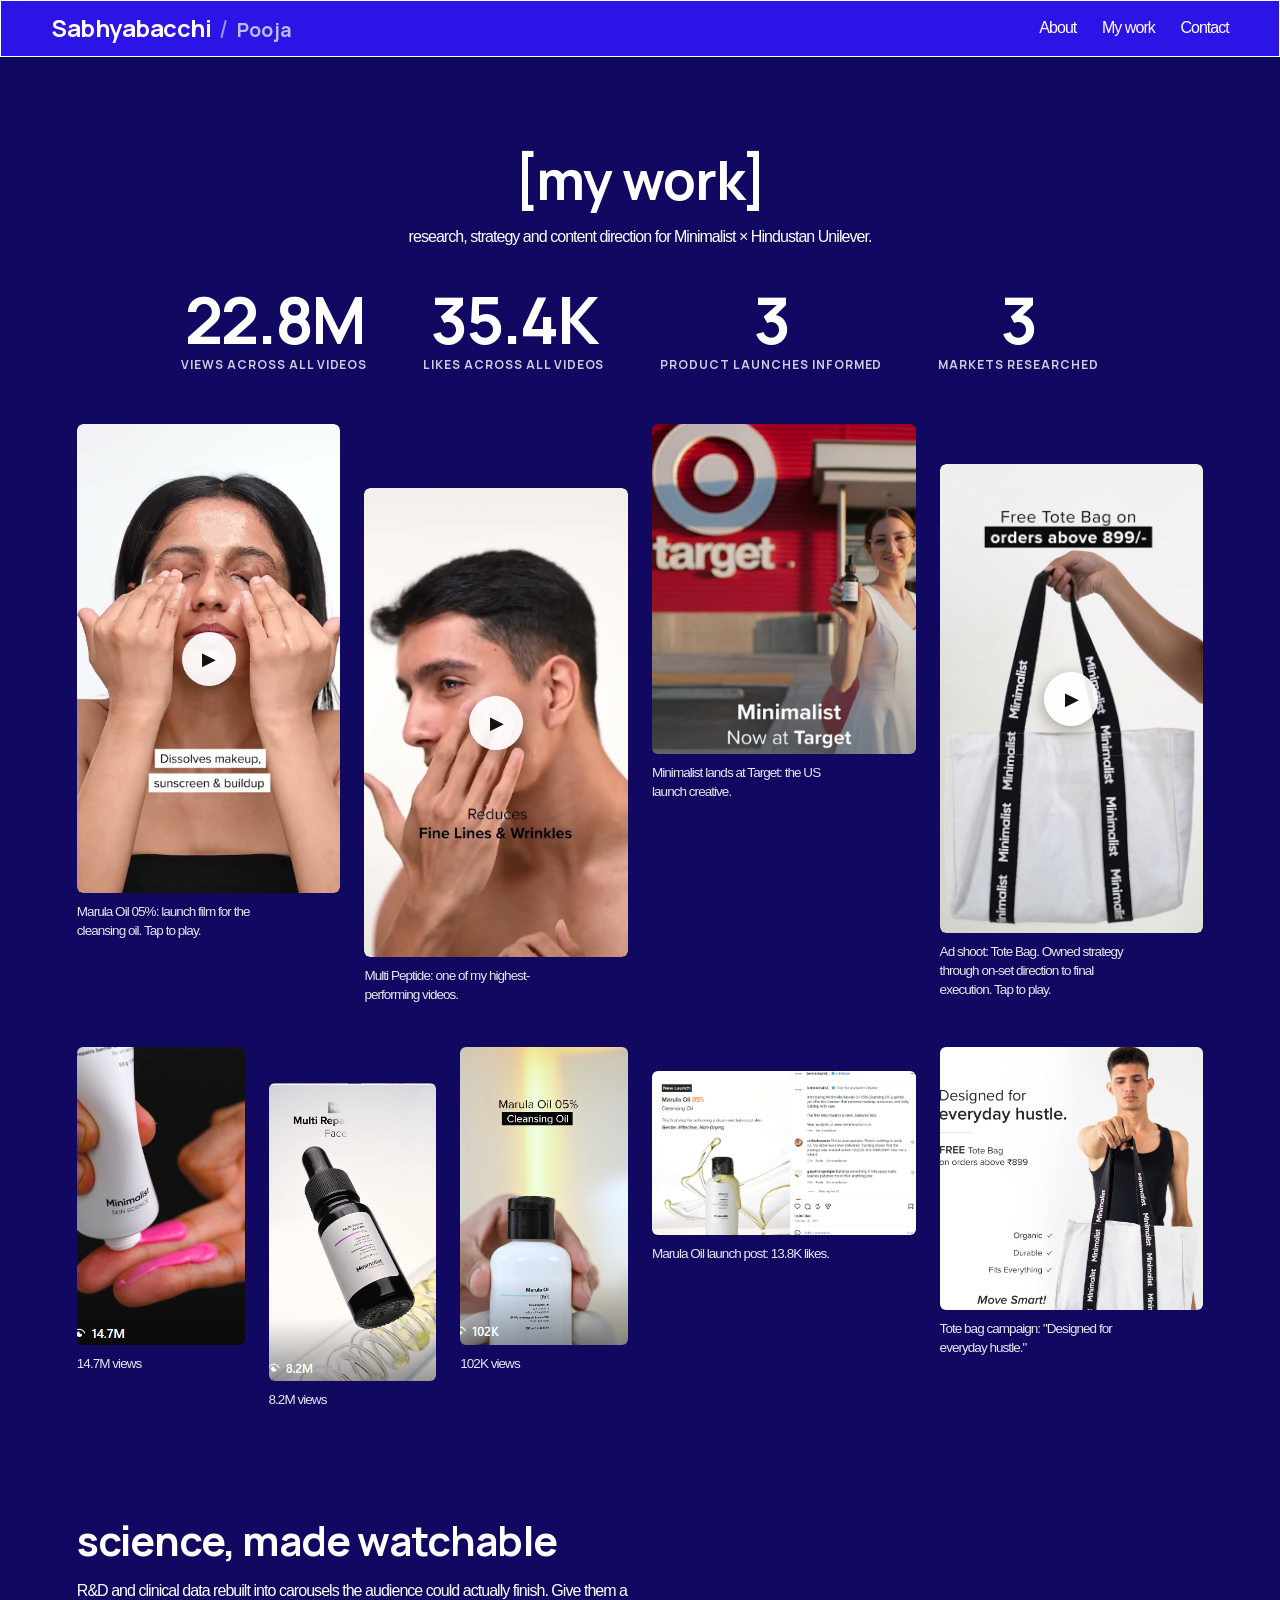
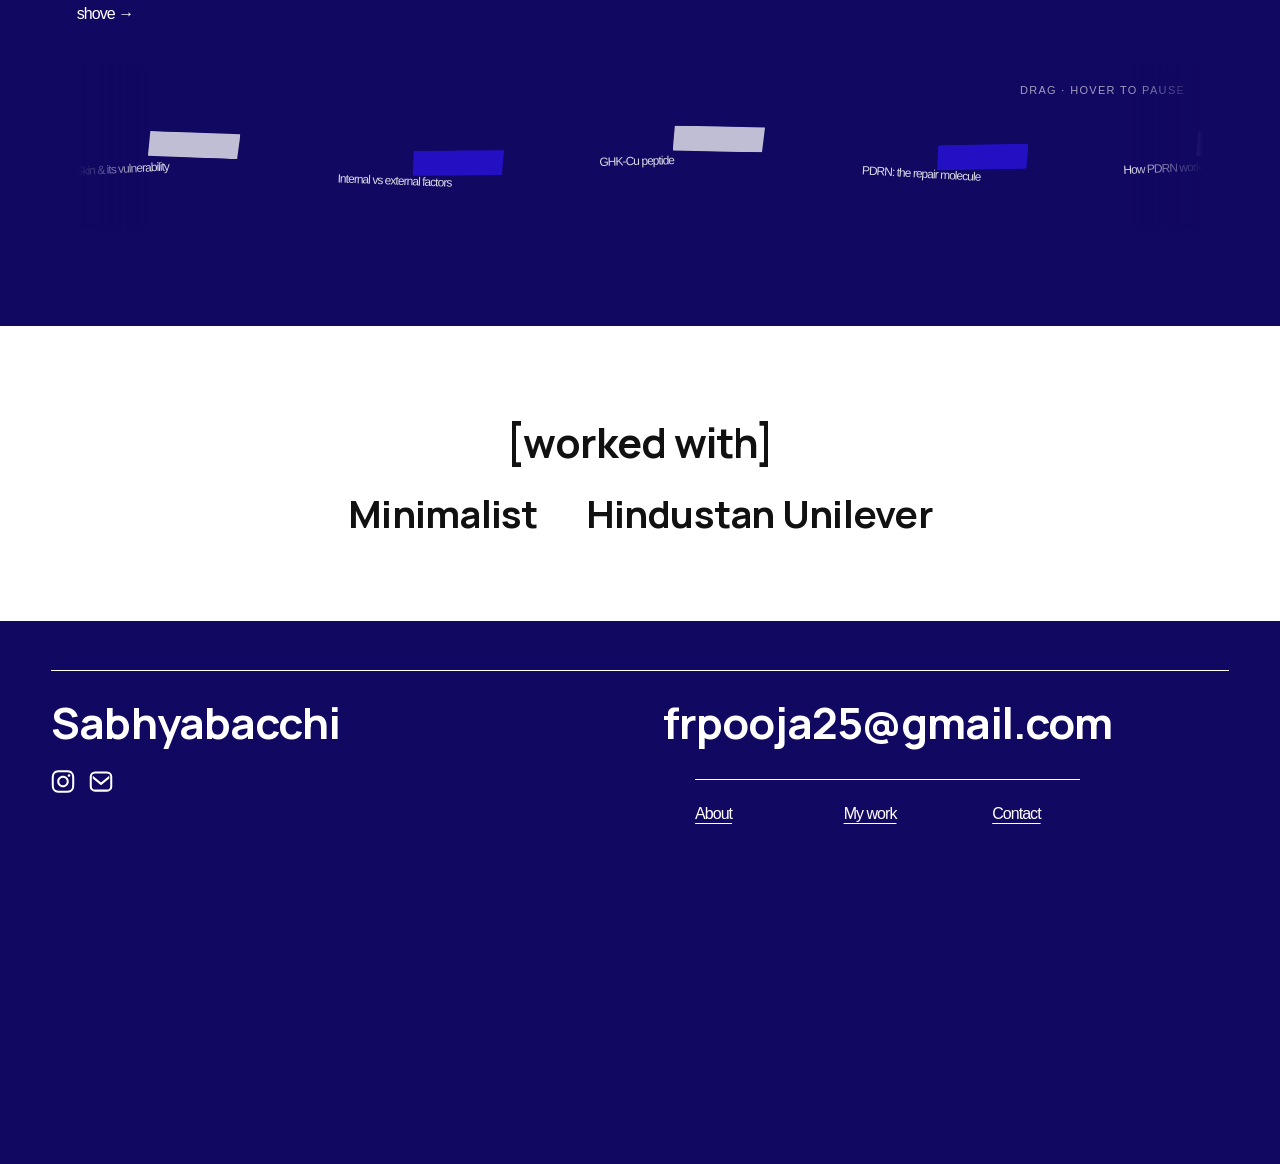
<file: my-work/index.html>
<!DOCTYPE html>
<html xmlns:og="http://opengraphprotocol.org/schema/" xmlns:fb="http://www.facebook.com/2008/fbml" lang="en-US" class="yui3-js-enabled js flexbox canvas canvastext webgl no-touch hashchange history draganddrop rgba hsla multiplebgs backgroundsize borderimage borderradius boxshadow textshadow opacity cssanimations csscolumns cssgradients cssreflections csstransforms no-csstransforms3d csstransitions video audio svg inlinesvg svgclippaths" style="--header-height: 60.40625px; scroll-behavior: smooth;"><head>
    <meta http-equiv="X-UA-Compatible" content="IE=edge,chrome=1">
    <meta name="viewport" content="width=device-width, initial-scale=1">
    <!-- This is Squarespace. --><!-- gopher-plane-6e33 -->
<base href="">
<meta charset="utf-8">
<title>My work | Sabhyabacchi</title>
<meta http-equiv="Accept-CH" content="Sec-CH-UA-Platform-Version, Sec-CH-UA-Model"><link rel="icon" type="image/x-icon" media="(prefers-color-scheme: light)" href="https://images.squarespace-cdn.com/content/v1/6a17950c1a50305b05320bcb/6fcdf553-482e-4eb4-bb4c-cad751a06b30/favicon.ico">
<link rel="icon" type="image/x-icon" media="(prefers-color-scheme: dark)" href="https://images.squarespace-cdn.com/content/v1/6a17950c1a50305b05320bcb/7f45dfd8-f30d-4bfb-ab00-d5866f7878e9/favicon.ico">





<meta name="twitter:card" content="summary_large_image">
<meta name="description" content="Research, strategy and content direction for Minimalist × Hindustan Unilever: 22.8M views, 35.4K likes, 3 product launches informed.">
<meta property="og:site_name" content="Sabhyabacchi">
<meta property="og:type" content="website">
<meta property="og:title" content="My work | Sabhyabacchi">
<meta property="og:description" content="Research, strategy and content direction for Minimalist × Hindustan Unilever: 22.8M views, 35.4K likes, 3 product launches informed.">
<meta property="og:url" content="https://sabhyabacchi.com/my-work/">
<meta property="og:image" content="https://sabhyabacchi.com/assets/og/work.jpg">
<meta property="og:image:width" content="1200">
<meta property="og:image:height" content="630">
<meta name="twitter:title" content="My work | Sabhyabacchi">
<meta name="twitter:description" content="Research, strategy and content direction for Minimalist × Hindustan Unilever: 22.8M views, 35.4K likes, 3 product launches informed.">
<meta name="twitter:image" content="https://sabhyabacchi.com/assets/og/work.jpg">
<link rel="preconnect" href="https://images.squarespace-cdn.com">
<link rel="preconnect" href="https://file.squarespace-cdn.com" crossorigin="">
<style data-sqsp-font-ids="6a31393d494e3c6626e63daa,6a3137d3494e3c6626e63abc">
/* cyrillic */
@font-face {
  font-family: 'Nunito Sans';
  font-style: normal;
  font-weight: 700;
  font-display: swap;
  src: url('../assets/fonts/94f01c9161.woff2') format('woff2');
  unicode-range: U+0301, U+0400-045F, U+0490-0491, U+04B0-04B1, U+2116;
}
/* cyrillic-ext */
@font-face {
  font-family: 'Nunito Sans';
  font-style: normal;
  font-weight: 700;
  font-display: swap;
  src: url('../assets/fonts/77646ed81f.woff2') format('woff2');
  unicode-range: U+0460-052F, U+1C80-1C8A, U+20B4, U+2DE0-2DFF, U+A640-A69F, U+FE2E-FE2F;
}
/* vietnamese */
@font-face {
  font-family: 'Nunito Sans';
  font-style: normal;
  font-weight: 700;
  font-display: swap;
  src: url('../assets/fonts/47939a3604.woff2') format('woff2');
  unicode-range: U+0102-0103, U+0110-0111, U+0128-0129, U+0168-0169, U+01A0-01A1, U+01AF-01B0, U+0300-0301, U+0303-0304, U+0308-0309, U+0323, U+0329, U+1EA0-1EF9, U+20AB;
}
/* latin-ext */
@font-face {
  font-family: 'Nunito Sans';
  font-style: normal;
  font-weight: 700;
  font-display: swap;
  src: url('../assets/fonts/8c35b58d33.woff2') format('woff2');
  unicode-range: U+0100-02BA, U+02BD-02C5, U+02C7-02CC, U+02CE-02D7, U+02DD-02FF, U+0304, U+0308, U+0329, U+1D00-1DBF, U+1E00-1E9F, U+1EF2-1EFF, U+2020, U+20A0-20AB, U+20AD-20C0, U+2113, U+2C60-2C7F, U+A720-A7FF;
}
/* latin */
@font-face {
  font-family: 'Nunito Sans';
  font-style: normal;
  font-weight: 700;
  font-display: swap;
  src: url('../assets/fonts/7f6ddfadd4.woff2') format('woff2');
  unicode-range: U+0000-00FF, U+0131, U+0152-0153, U+02BB-02BC, U+02C6, U+02DA, U+02DC, U+0304, U+0308, U+0329, U+2000-206F, U+20AC, U+2122, U+2191, U+2193, U+2212, U+2215, U+FEFF, U+FFFD;
}
/* cyrillic-ext */
@font-face {
  font-family: 'Manrope';
  font-style: normal;
  font-weight: 700;
  font-display: swap;
  src: url('../assets/fonts/25abfd8ceb.woff2') format('woff2');
  unicode-range: U+0460-052F, U+1C80-1C8A, U+20B4, U+2DE0-2DFF, U+A640-A69F, U+FE2E-FE2F;
}
/* greek */
@font-face {
  font-family: 'Manrope';
  font-style: normal;
  font-weight: 700;
  font-display: swap;
  src: url('../assets/fonts/e0d361cda4.woff2') format('woff2');
  unicode-range: U+0370-0377, U+037A-037F, U+0384-038A, U+038C, U+038E-03A1, U+03A3-03FF;
}
/* cyrillic */
@font-face {
  font-family: 'Manrope';
  font-style: normal;
  font-weight: 700;
  font-display: swap;
  src: url('../assets/fonts/88ae5d0600.woff2') format('woff2');
  unicode-range: U+0301, U+0400-045F, U+0490-0491, U+04B0-04B1, U+2116;
}
/* latin */
@font-face {
  font-family: 'Manrope';
  font-style: normal;
  font-weight: 700;
  font-display: swap;
  src: url('../assets/fonts/5873b400d3.woff2') format('woff2');
  unicode-range: U+0000-00FF, U+0131, U+0152-0153, U+02BB-02BC, U+02C6, U+02DA, U+02DC, U+0304, U+0308, U+0329, U+2000-206F, U+20AC, U+2122, U+2191, U+2193, U+2212, U+2215, U+FEFF, U+FFFD;
}
/* latin-ext */
@font-face {
  font-family: 'Manrope';
  font-style: normal;
  font-weight: 700;
  font-display: swap;
  src: url('../assets/fonts/5d7398d3bc.woff2') format('woff2');
  unicode-range: U+0100-02BA, U+02BD-02C5, U+02C7-02CC, U+02CE-02D7, U+02DD-02FF, U+0304, U+0308, U+0329, U+1D00-1DBF, U+1E00-1E9F, U+1EF2-1EFF, U+2020, U+20A0-20AB, U+20AD-20C0, U+2113, U+2C60-2C7F, U+A720-A7FF;
}
/* vietnamese */
@font-face {
  font-family: 'Manrope';
  font-style: normal;
  font-weight: 700;
  font-display: swap;
  src: url('../assets/fonts/5134a6b51b.woff2') format('woff2');
  unicode-range: U+0102-0103, U+0110-0111, U+0128-0129, U+0168-0169, U+01A0-01A1, U+01AF-01B0, U+0300-0301, U+0303-0304, U+0308-0309, U+0323, U+0329, U+1EA0-1EF9, U+20AB;
}
/* cyrillic-ext */
@font-face {
  font-family: 'Nunito Sans';
  font-style: italic;
  font-weight: 700;
  font-display: swap;
  src: url('../assets/fonts/e2493a7062.woff2') format('woff2');
  unicode-range: U+0460-052F, U+1C80-1C8A, U+20B4, U+2DE0-2DFF, U+A640-A69F, U+FE2E-FE2F;
}
/* cyrillic */
@font-face {
  font-family: 'Nunito Sans';
  font-style: italic;
  font-weight: 700;
  font-display: swap;
  src: url('../assets/fonts/03aa65f161.woff2') format('woff2');
  unicode-range: U+0301, U+0400-045F, U+0490-0491, U+04B0-04B1, U+2116;
}
/* vietnamese */
@font-face {
  font-family: 'Nunito Sans';
  font-style: italic;
  font-weight: 700;
  font-display: swap;
  src: url('../assets/fonts/2fede19f71.woff2') format('woff2');
  unicode-range: U+0102-0103, U+0110-0111, U+0128-0129, U+0168-0169, U+01A0-01A1, U+01AF-01B0, U+0300-0301, U+0303-0304, U+0308-0309, U+0323, U+0329, U+1EA0-1EF9, U+20AB;
}
/* latin */
@font-face {
  font-family: 'Nunito Sans';
  font-style: italic;
  font-weight: 700;
  font-display: swap;
  src: url('../assets/fonts/9c7b2100c7.woff2') format('woff2');
  unicode-range: U+0000-00FF, U+0131, U+0152-0153, U+02BB-02BC, U+02C6, U+02DA, U+02DC, U+0304, U+0308, U+0329, U+2000-206F, U+20AC, U+2122, U+2191, U+2193, U+2212, U+2215, U+FEFF, U+FFFD;
}
/* latin-ext */
@font-face {
  font-family: 'Nunito Sans';
  font-style: italic;
  font-weight: 700;
  font-display: swap;
  src: url('../assets/fonts/29cecf0997.woff2') format('woff2');
  unicode-range: U+0100-02BA, U+02BD-02C5, U+02C7-02CC, U+02CE-02D7, U+02DD-02FF, U+0304, U+0308, U+0329, U+1D00-1DBF, U+1E00-1E9F, U+1EF2-1EFF, U+2020, U+20A0-20AB, U+20AD-20C0, U+2113, U+2C60-2C7F, U+A720-A7FF;
}
/* latin */
@font-face {
  font-family: 'Nunito Sans';
  font-style: italic;
  font-weight: 400;
  font-display: swap;
  src: url('../assets/fonts/7864b69ddd.woff2') format('woff2');
  unicode-range: U+0000-00FF, U+0131, U+0152-0153, U+02BB-02BC, U+02C6, U+02DA, U+02DC, U+0304, U+0308, U+0329, U+2000-206F, U+20AC, U+2122, U+2191, U+2193, U+2212, U+2215, U+FEFF, U+FFFD;
}
/* latin-ext */
@font-face {
  font-family: 'Nunito Sans';
  font-style: italic;
  font-weight: 400;
  font-display: swap;
  src: url('../assets/fonts/a98892c817.woff2') format('woff2');
  unicode-range: U+0100-02BA, U+02BD-02C5, U+02C7-02CC, U+02CE-02D7, U+02DD-02FF, U+0304, U+0308, U+0329, U+1D00-1DBF, U+1E00-1E9F, U+1EF2-1EFF, U+2020, U+20A0-20AB, U+20AD-20C0, U+2113, U+2C60-2C7F, U+A720-A7FF;
}
/* vietnamese */
@font-face {
  font-family: 'Nunito Sans';
  font-style: italic;
  font-weight: 400;
  font-display: swap;
  src: url('../assets/fonts/2219c68594.woff2') format('woff2');
  unicode-range: U+0102-0103, U+0110-0111, U+0128-0129, U+0168-0169, U+01A0-01A1, U+01AF-01B0, U+0300-0301, U+0303-0304, U+0308-0309, U+0323, U+0329, U+1EA0-1EF9, U+20AB;
}
/* cyrillic */
@font-face {
  font-family: 'Nunito Sans';
  font-style: italic;
  font-weight: 400;
  font-display: swap;
  src: url('../assets/fonts/831a0fe9e6.woff2') format('woff2');
  unicode-range: U+0301, U+0400-045F, U+0490-0491, U+04B0-04B1, U+2116;
}
/* cyrillic-ext */
@font-face {
  font-family: 'Nunito Sans';
  font-style: italic;
  font-weight: 400;
  font-display: swap;
  src: url('../assets/fonts/31cf459850.woff2') format('woff2');
  unicode-range: U+0460-052F, U+1C80-1C8A, U+20B4, U+2DE0-2DFF, U+A640-A69F, U+FE2E-FE2F;
}
/* cyrillic-ext */
@font-face {
  font-family: 'Nunito Sans';
  font-style: normal;
  font-weight: 400;
  font-display: swap;
  src: url('../assets/fonts/a2612b19d0.woff2') format('woff2');
  unicode-range: U+0460-052F, U+1C80-1C8A, U+20B4, U+2DE0-2DFF, U+A640-A69F, U+FE2E-FE2F;
}
/* cyrillic */
@font-face {
  font-family: 'Nunito Sans';
  font-style: normal;
  font-weight: 400;
  font-display: swap;
  src: url('../assets/fonts/ee20a017ad.woff2') format('woff2');
  unicode-range: U+0301, U+0400-045F, U+0490-0491, U+04B0-04B1, U+2116;
}
/* latin-ext */
@font-face {
  font-family: 'Nunito Sans';
  font-style: normal;
  font-weight: 400;
  font-display: swap;
  src: url('../assets/fonts/b482d007cb.woff2') format('woff2');
  unicode-range: U+0100-02BA, U+02BD-02C5, U+02C7-02CC, U+02CE-02D7, U+02DD-02FF, U+0304, U+0308, U+0329, U+1D00-1DBF, U+1E00-1E9F, U+1EF2-1EFF, U+2020, U+20A0-20AB, U+20AD-20C0, U+2113, U+2C60-2C7F, U+A720-A7FF;
}
/* latin */
@font-face {
  font-family: 'Nunito Sans';
  font-style: normal;
  font-weight: 400;
  font-display: swap;
  src: url('../assets/fonts/56f32470c5.woff2') format('woff2');
  unicode-range: U+0000-00FF, U+0131, U+0152-0153, U+02BB-02BC, U+02C6, U+02DA, U+02DC, U+0304, U+0308, U+0329, U+2000-206F, U+20AC, U+2122, U+2191, U+2193, U+2212, U+2215, U+FEFF, U+FFFD;
}
/* vietnamese */
@font-face {
  font-family: 'Nunito Sans';
  font-style: normal;
  font-weight: 400;
  font-display: swap;
  src: url('../assets/fonts/ce6deac915.woff2') format('woff2');
  unicode-range: U+0102-0103, U+0110-0111, U+0128-0129, U+0168-0169, U+01A0-01A1, U+01AF-01B0, U+0300-0301, U+0303-0304, U+0308-0309, U+0323, U+0329, U+1EA0-1EF9, U+20AB;
}
</style>











<link rel="stylesheet" type="text/css" href="../assets/style0.css">

<link rel="stylesheet" type="text/css" href="../assets/style1.css">
<link rel="stylesheet" type="text/css" href="../assets/style2.css"><link rel="stylesheet" type="text/css" href="../assets/style3.css"><link rel="stylesheet" type="text/css" href="../assets/style4.css"><link rel="stylesheet" type="text/css" href="../assets/style5.css"><link rel="stylesheet" type="text/css" href="../assets/style6.css"><link rel="stylesheet" type="text/css" href="../assets/style7.css"><link rel="stylesheet" type="text/css" href="../assets/style8.css"><link rel="stylesheet" type="text/css" href="../assets/style9.css">
<!-- End of Squarespace Headers -->
    
    
  <link rel="stylesheet" type="text/css" href="../assets/style10.css"><link rel="stylesheet" type="text/css" href="../assets/style11.css"><style>
  /* site title: handle | name */
  #site-title{display:inline-flex;align-items:baseline;white-space:nowrap}
  #site-title .st-handle,#site-title .st-name{display:inline-block;font-size:1em;transition:opacity .4s ease,font-size .45s cubic-bezier(.34,1.3,.64,1),letter-spacing .4s ease}
  #site-title .st-sep{display:inline-block;width:1.5px;height:.78em;margin:0 .5em;background:currentColor;opacity:.55;transform:rotate(14deg) translateY(.08em);transform-origin:center;transition:transform .45s cubic-bezier(.34,1.56,.64,1),opacity .35s}
  #site-title .st-name{font-size:.82em;opacity:.7;letter-spacing:.02em}
  #site-title:hover .st-handle{opacity:.6;font-size:.82em}
  #site-title:hover .st-name{opacity:1;font-size:1em;letter-spacing:0}
  #site-title:hover .st-sep{transform:rotate(-14deg) translateY(.08em);opacity:.9}
  @media (max-width:640px){#site-title .st-sep,#site-title .st-name{display:none}}
</style>
<style>
  /* Pooja-on-paper block: never crop the cutout (the Squarespace block defaults to object-fit:cover) */
  .fe-block-22c0c3f81eda121cd74f{align-self:end !important;overflow:visible !important}
  .fe-block-22c0c3f81eda121cd74f .sqs-block,.fe-block-22c0c3f81eda121cd74f .sqs-block-content,.fe-block-22c0c3f81eda121cd74f .fluid-image-component-root,
  .fe-block-22c0c3f81eda121cd74f .fluid-image-animation-wrapper,.fe-block-22c0c3f81eda121cd74f .fluid-image-container,
  .fe-block-22c0c3f81eda121cd74f .js-content-mode-element-wrapper,.fe-block-22c0c3f81eda121cd74f .js-content-mode-element{height:auto !important;min-height:0 !important;padding:0 !important;overflow:visible !important}
  .fe-block-22c0c3f81eda121cd74f .sqs-block-image .design-layout-fluid .fluid-image-container .content-fill,
  .fe-block-22c0c3f81eda121cd74f .sqs-block-image .design-layout-fluid .fluid-image-container .content-fill img,
  .fe-block-22c0c3f81eda121cd74f img[data-sqsp-image-block-image]{position:static !important;display:block !important;width:100% !important;height:auto !important;max-height:none !important;object-fit:fill !important}
</style>
</head>

  <body id="collection-6a17950d1a50305b05320bfb" class="tweak-blog-alternating-side-by-side-width-full tweak-blog-alternating-side-by-side-image-aspect-ratio-11-square tweak-blog-alternating-side-by-side-text-alignment-left tweak-blog-alternating-side-by-side-read-more-style-show tweak-blog-alternating-side-by-side-image-text-alignment-middle tweak-blog-alternating-side-by-side-delimiter-bullet tweak-blog-alternating-side-by-side-meta-position-top tweak-blog-alternating-side-by-side-primary-meta-categories tweak-blog-alternating-side-by-side-secondary-meta-date tweak-blog-alternating-side-by-side-excerpt-show image-block-poster-text-alignment-left image-block-card-content-position-center image-block-card-text-alignment-left image-block-overlap-content-position-center image-block-overlap-text-alignment-left image-block-collage-content-position-center image-block-collage-text-alignment-left image-block-stack-text-alignment-left form-use-theme-colors form-field-style-outline form-field-shape-pill form-field-border-all form-field-checkbox-type-icon form-field-checkbox-fill-outline form-field-checkbox-color-inverted form-field-checkbox-shape-rounded form-field-checkbox-layout-fit form-field-radio-type-icon form-field-radio-fill-outline form-field-radio-color-inverted form-field-radio-shape-rounded form-field-radio-layout-fit form-field-survey-fill-outline form-field-survey-color-inverted form-field-survey-shape-rounded form-field-hover-focus-outline form-submit-button-style-label  tweak-global-animations-complexity-level-detailed tweak-global-animations-animation-style-fade tweak-global-animations-animation-type-none tweak-global-animations-animation-curve-ease tweak-blog-masonry-width-full tweak-blog-masonry-text-alignment-left tweak-blog-masonry-primary-meta-categories tweak-blog-masonry-secondary-meta-date tweak-blog-masonry-meta-position-top tweak-blog-masonry-read-more-style-show tweak-blog-masonry-delimiter-space tweak-blog-masonry-image-placement-above tweak-blog-masonry-excerpt-show tweak-portfolio-grid-overlay-width-full tweak-portfolio-grid-overlay-height-large tweak-portfolio-grid-overlay-image-aspect-ratio-11-square tweak-portfolio-grid-overlay-text-placement-center tweak-portfolio-grid-overlay-show-text-after-hover tweak-blog-single-column-width-full tweak-blog-single-column-text-alignment-left tweak-blog-single-column-image-placement-above tweak-blog-single-column-delimiter-bullet tweak-blog-single-column-read-more-style-show tweak-blog-single-column-primary-meta-categories tweak-blog-single-column-secondary-meta-date tweak-blog-single-column-meta-position-top tweak-blog-single-column-content-full-post header-width-full   tweak-fixed-header-style-basic tweak-blog-item-width-medium tweak-blog-item-text-alignment-left tweak-blog-item-meta-position-above-title tweak-blog-item-show-categories tweak-blog-item-show-date   tweak-blog-item-delimiter-bullet tweak-blog-side-by-side-width-full tweak-blog-side-by-side-image-placement-left tweak-blog-side-by-side-image-aspect-ratio-11-square tweak-blog-side-by-side-primary-meta-categories tweak-blog-side-by-side-secondary-meta-date tweak-blog-side-by-side-meta-position-top tweak-blog-side-by-side-text-alignment-left tweak-blog-side-by-side-image-text-alignment-middle tweak-blog-side-by-side-read-more-style-show tweak-blog-side-by-side-delimiter-bullet tweak-blog-side-by-side-excerpt-show primary-button-style-outline primary-button-shape-pill secondary-button-style-outline secondary-button-shape-pill tertiary-button-style-outline tertiary-button-shape-pill tweak-events-stacked-width-full tweak-events-stacked-height-large  tweak-events-stacked-show-thumbnails tweak-events-stacked-thumbnail-size-32-standard tweak-events-stacked-date-style-with-text tweak-events-stacked-show-time tweak-events-stacked-show-location  tweak-events-stacked-show-excerpt  tweak-blog-basic-grid-width-inset tweak-blog-basic-grid-image-aspect-ratio-32-standard tweak-blog-basic-grid-text-alignment-center tweak-blog-basic-grid-delimiter-bullet tweak-blog-basic-grid-image-placement-above tweak-blog-basic-grid-read-more-style-show tweak-blog-basic-grid-primary-meta-categories tweak-blog-basic-grid-secondary-meta-date tweak-blog-basic-grid-excerpt-show tweak-portfolio-grid-basic-width-full tweak-portfolio-grid-basic-height-large tweak-portfolio-grid-basic-image-aspect-ratio-11-square tweak-portfolio-grid-basic-text-alignment-left tweak-portfolio-grid-basic-hover-effect-fade header-overlay-alignment-center tweak-portfolio-index-background-link-format-stacked tweak-portfolio-index-background-width-full tweak-portfolio-index-background-height-large  tweak-portfolio-index-background-vertical-alignment-middle tweak-portfolio-index-background-horizontal-alignment-center tweak-portfolio-index-background-delimiter-none tweak-portfolio-index-background-animation-type-fade tweak-portfolio-index-background-animation-duration-medium tweak-portfolio-hover-follow-layout-inline  tweak-portfolio-hover-follow-delimiter-bullet tweak-portfolio-hover-follow-animation-type-fade tweak-portfolio-hover-follow-animation-duration-fast tweak-portfolio-hover-static-layout-inline tweak-portfolio-hover-static-front tweak-portfolio-hover-static-delimiter-hyphen tweak-portfolio-hover-static-animation-type-fade tweak-portfolio-hover-static-animation-duration-fast hide-opentable-icons opentable-style-dark tweak-product-quick-view-button-style-floating tweak-product-quick-view-button-position-bottom tweak-product-quick-view-lightbox-excerpt-display-truncate tweak-product-quick-view-lightbox-show-arrows tweak-product-quick-view-lightbox-show-close-button tweak-product-quick-view-lightbox-controls-weight-light native-currency-code-usd collection-type-page collection-layout-default collection-6a17950d1a50305b05320bfb homepage mobile-style-available sqs-seven-one
      
        
          
        
      
     seven-one-global-animations" tabindex="-1" data-animation-state="booted">
    <div id="siteWrapper" class="clearfix site-wrapper">
      
      

      












  <header data-test="header" id="header" class="
      
        
      
      header theme-col--primary
    " data-section-theme="" data-controller="Header" data-current-styles="{
&quot;layout&quot;: &quot;navRight&quot;,
&quot;action&quot;: {
&quot;href&quot;: &quot;/appointments&quot;,
&quot;buttonText&quot;: &quot;Book now&quot;,
&quot;newWindow&quot;: false
},
&quot;showSocial&quot;: false,
&quot;socialOptions&quot;: {
&quot;socialBorderShape&quot;: &quot;none&quot;,
&quot;socialBorderStyle&quot;: &quot;outline&quot;,
&quot;socialBorderThickness&quot;: {
&quot;unit&quot;: &quot;px&quot;,
&quot;value&quot;: 1.0
}
},
&quot;menuOverlayAnimation&quot;: &quot;fade&quot;,
&quot;cartStyle&quot;: &quot;text&quot;,
&quot;cartText&quot;: &quot;Cart&quot;,
&quot;showEmptyCartState&quot;: false,
&quot;cartOptions&quot;: {
&quot;iconType&quot;: &quot;stroke-9&quot;,
&quot;cartBorderShape&quot;: &quot;none&quot;,
&quot;cartBorderStyle&quot;: &quot;outline&quot;,
&quot;cartBorderThickness&quot;: {
&quot;unit&quot;: &quot;px&quot;,
&quot;value&quot;: 1.0
}
},
&quot;showButton&quot;: false,
&quot;showCart&quot;: true,
&quot;showAccountLogin&quot;: false,
&quot;headerStyle&quot;: &quot;solid&quot;,
&quot;languagePicker&quot;: {
&quot;enabled&quot;: false,
&quot;iconEnabled&quot;: false,
&quot;iconType&quot;: &quot;globe&quot;,
&quot;flagShape&quot;: &quot;shiny&quot;,
&quot;languageFlags&quot;: [ ]
},
&quot;iconOptions&quot;: {
&quot;desktopDropdownIconOptions&quot;: {
&quot;size&quot;: {
&quot;unit&quot;: &quot;em&quot;,
&quot;value&quot;: 1.0
},
&quot;iconSpacing&quot;: {
&quot;unit&quot;: &quot;em&quot;,
&quot;value&quot;: 0.35
},
&quot;strokeWidth&quot;: {
&quot;unit&quot;: &quot;px&quot;,
&quot;value&quot;: 1.0
},
&quot;endcapType&quot;: &quot;square&quot;,
&quot;folderDropdownIcon&quot;: &quot;none&quot;,
&quot;languagePickerIcon&quot;: &quot;openArrowHead&quot;
},
&quot;mobileDropdownIconOptions&quot;: {
&quot;size&quot;: {
&quot;unit&quot;: &quot;em&quot;,
&quot;value&quot;: 1.0
},
&quot;iconSpacing&quot;: {
&quot;unit&quot;: &quot;em&quot;,
&quot;value&quot;: 0.15
},
&quot;strokeWidth&quot;: {
&quot;unit&quot;: &quot;px&quot;,
&quot;value&quot;: 0.5
},
&quot;endcapType&quot;: &quot;square&quot;,
&quot;folderDropdownIcon&quot;: &quot;openArrowHead&quot;,
&quot;languagePickerIcon&quot;: &quot;openArrowHead&quot;
}
},
&quot;mobileOptions&quot;: {
&quot;layout&quot;: &quot;logoLeftNavRight&quot;,
&quot;menuIconOptions&quot;: {
&quot;style&quot;: &quot;doubleLineHamburger&quot;,
&quot;thickness&quot;: {
&quot;unit&quot;: &quot;px&quot;,
&quot;value&quot;: 1.0
}
}
},
&quot;solidOptions&quot;: {
&quot;headerOpacity&quot;: {
&quot;unit&quot;: &quot;%&quot;,
&quot;value&quot;: 100.0
},
&quot;blurBackground&quot;: {
&quot;enabled&quot;: false,
&quot;blurRadius&quot;: {
&quot;unit&quot;: &quot;px&quot;,
&quot;value&quot;: 12.0
}
},
&quot;backgroundColor&quot;: {
&quot;type&quot;: &quot;CUSTOM_COLOR&quot;,
&quot;customColor&quot;: {
&quot;hslaValue&quot;: {
&quot;hue&quot;: 246.82,
&quot;saturation&quot;: 0.84,
&quot;lightness&quot;: 0.49,
&quot;alpha&quot;: 1.0
},
&quot;userFormat&quot;: &quot;hex&quot;
}
}
},
&quot;gradientOptions&quot;: {
&quot;gradientType&quot;: &quot;faded&quot;,
&quot;headerOpacity&quot;: {
&quot;unit&quot;: &quot;%&quot;,
&quot;value&quot;: 90.0
},
&quot;blurBackground&quot;: {
&quot;enabled&quot;: false,
&quot;blurRadius&quot;: {
&quot;unit&quot;: &quot;px&quot;,
&quot;value&quot;: 12.0
}
}
},
&quot;dropShadowOptions&quot;: {
&quot;enabled&quot;: false,
&quot;blur&quot;: {
&quot;unit&quot;: &quot;px&quot;,
&quot;value&quot;: 12.0
},
&quot;spread&quot;: {
&quot;unit&quot;: &quot;px&quot;,
&quot;value&quot;: 0.0
},
&quot;distance&quot;: {
&quot;unit&quot;: &quot;px&quot;,
&quot;value&quot;: 12.0
}
},
&quot;borderOptions&quot;: {
&quot;enabled&quot;: true,
&quot;position&quot;: &quot;allSides&quot;,
&quot;thickness&quot;: {
&quot;unit&quot;: &quot;px&quot;,
&quot;value&quot;: 1.0
}
},
&quot;showPromotedElement&quot;: false,
&quot;buttonVariant&quot;: &quot;primary&quot;,
&quot;blurBackground&quot;: {
&quot;enabled&quot;: false,
&quot;blurRadius&quot;: {
&quot;unit&quot;: &quot;px&quot;,
&quot;value&quot;: 12.0
}
},
&quot;headerOpacity&quot;: {
&quot;unit&quot;: &quot;%&quot;,
&quot;value&quot;: 100.0
}
}" data-section-id="header" data-header-style="solid" data-language-picker="{
&quot;enabled&quot;: false,
&quot;iconEnabled&quot;: false,
&quot;iconType&quot;: &quot;globe&quot;,
&quot;flagShape&quot;: &quot;shiny&quot;,
&quot;languageFlags&quot;: [ ]
}" data-first-focusable-element="" tabindex="-1" style="
      
      
      
        --solidHeaderBackgroundColor: hsla(246.82, 84%, 49%, 1);
      
      
      
      
    " data-controllers-bound="Header">
    <svg style="display:none" viewBox="0 0 22 22" xmlns="http://www.w3.org/2000/svg">
  <symbol id="circle">
    <path d="M11.5 17C14.5376 17 17 14.5376 17 11.5C17 8.46243 14.5376 6 11.5 6C8.46243 6 6 8.46243 6 11.5C6 14.5376 8.46243 17 11.5 17Z" fill="none"></path>
  </symbol>

  <symbol id="circleFilled">
    <path d="M11.5 17C14.5376 17 17 14.5376 17 11.5C17 8.46243 14.5376 6 11.5 6C8.46243 6 6 8.46243 6 11.5C6 14.5376 8.46243 17 11.5 17Z"></path>
  </symbol>

  <symbol id="dash">
    <path d="M11 11H19H3"></path>
  </symbol>

  <symbol id="squareFilled">
    <rect x="6" y="6" width="11" height="11"></rect>
  </symbol>

  <symbol id="square">
    <rect x="7" y="7" width="9" height="9" fill="none" stroke="inherit"></rect>
  </symbol>
  
  <symbol id="plus">
    <path d="M11 3V19"></path>
    <path d="M19 11L3 11"></path>
  </symbol>
  
  <symbol id="closedArrow">
    <path d="M11 11V2M11 18.1797L17 11.1477L5 11.1477L11 18.1797Z" fill="none"></path>
  </symbol>
  
  <symbol id="closedArrowFilled">
    <path d="M11 11L11 2" stroke="inherit" fill="none"></path>
    <path fill-rule="evenodd" clip-rule="evenodd" d="M2.74695 9.38428L19.038 9.38428L10.8925 19.0846L2.74695 9.38428Z" stroke-width="1"></path>
  </symbol>
  
  <symbol id="closedArrowHead" viewBox="0 0 22 22" xmlns="http://www.w3.org/2000/symbol">
    <path d="M18 7L11 15L4 7L18 7Z" fill="none" stroke="inherit"></path>
  </symbol>
  
  
  <symbol id="closedArrowHeadFilled" viewBox="0 0 22 22" xmlns="http://www.w3.org/2000/symbol">
    <path d="M18.875 6.5L11 15.5L3.125 6.5L18.875 6.5Z"></path>
  </symbol>
  
  <symbol id="openArrow">
    <path d="M11 18.3591L11 3" stroke="inherit" fill="none"></path>
    <path d="M18 11.5L11 18.5L4 11.5" stroke="inherit" fill="none"></path>
  </symbol>
  
  <symbol id="openArrowHead">
    <path d="M18 7L11 14L4 7" fill="none"></path>
  </symbol>

  <symbol id="pinchedArrow">
    <path d="M11 17.3591L11 2" fill="none"></path>
    <path d="M2 11C5.85455 12.2308 8.81818 14.9038 11 18C13.1818 14.8269 16.1455 12.1538 20 11" fill="none"></path>
  </symbol>

  <symbol id="pinchedArrowFilled">
    <path d="M11.05 10.4894C7.04096 8.73759 1.05005 8 1.05005 8C6.20459 11.3191 9.41368 14.1773 11.05 21C12.6864 14.0851 15.8955 11.227 21.05 8C21.05 8 15.0591 8.73759 11.05 10.4894Z" stroke-width="1"></path>
    <path d="M11 11L11 1" fill="none"></path>
  </symbol>

  <symbol id="pinchedArrowHead">
    <path d="M2 7.24091C5.85455 8.40454 8.81818 10.9318 11 13.8591C13.1818 10.8591 16.1455 8.33181 20 7.24091" fill="none"></path>
  </symbol>
  
  <symbol id="pinchedArrowHeadFilled">
    <path d="M11.05 7.1591C7.04096 5.60456 1.05005 4.95001 1.05005 4.95001C6.20459 7.89547 9.41368 10.4318 11.05 16.4864C12.6864 10.35 15.8955 7.81365 21.05 4.95001C21.05 4.95001 15.0591 5.60456 11.05 7.1591Z"></path>
  </symbol>

</svg>
    
<div class="sqs-announcement-bar-dropzone"></div>

    <div class="header-announcement-bar-wrapper">
      
      <a href="#page" class="header-skip-link sqs-button-element--primary">
        Skip to Content
      </a>
      


<style>
    @supports (-webkit-backdrop-filter: none) or (backdrop-filter: none) {
        .header-blur-background {
            
                -webkit-backdrop-filter: blur(12px);
                backdrop-filter: blur(12px);
            
            
        }
    }
</style>
      <div class="header-border" data-header-style="solid" data-header-border="true" data-test="header-border" style="


  
    border-width: 1px !important;
  



"></div>
      <div class="header-dropshadow" data-header-style="solid" data-header-dropshadow="false" data-test="header-dropshadow" style=""></div>
      
      
        <div>
          <div class="header-background-solid" data-header-style="solid" data-test="header-background-solid" style="opacity: calc(100 * .01)"></div>
        </div>
      

      <div class="header-inner container--fluid
        
          header-layout--with-commerce
        
        
        
         header-mobile-layout-logo-left-nav-right
        
        
        
        
        
        
         header-layout-nav-right
        
        
        
        
        
        
        
        
        " data-test="header-inner">
        <!-- Background -->
        <div class="header-background theme-bg--primary"></div>

        <div class="header-display-desktop" data-content-field="site-title">
          

          

          

          

          

          
          
            


<style>
  .top-bun, 
  .patty, 
  .bottom-bun {
    height: 1px;
  }
</style>

<!-- Burger -->
<div class="header-burger

  menu-overlay-does-not-have-visible-non-navigation-items


  
  no-actions
  
" data-animation-role="header-element">
  <button class="header-burger-btn burger" data-test="header-burger">
    <span class="js-header-burger-open-title visually-hidden">Open Menu</span>
    <span hidden="" class="js-header-burger-close-title visually-hidden">Close Menu</span>
    <div class="burger-box">
      <div class="burger-inner header-menu-icon-doubleLineHamburger">
        <div class="top-bun"></div>
        <div class="patty"></div>
        <div class="bottom-bun"></div>
      </div>
    </div>
  </button>
</div>

            
            <!-- Social -->
            
          
            
            <!-- Title and nav wrapper -->
            <div class="header-title-nav-wrapper">
              

              

              
                
                <!-- Title -->
                
                  <div class="
                      header-title
                      
                    " data-animation-role="header-element">
                    
                      <div class="header-title-text">
                        <a id="site-title" href="../" data-animation-role="header-element"><span class="st-handle">Sabhyabacchi</span><span class="st-sep" aria-hidden="true"></span><span class="st-name">Pooja</span></a>
                      </div>
                    
                    
                  </div>
                
              
                
                <!-- Nav -->
                <div class="header-nav">
                  <div class="header-nav-wrapper">
                    <nav class="header-nav-list">
                      


  
    
  
  
  


  
    <div class="header-nav-item header-nav-item--collection">
      <a href="../about/" data-animation-role="header-element">
        About
      </a>
    </div>
  
  
  


  
    <div class="header-nav-item header-nav-item--collection">
      <a href="../my-work/" data-animation-role="header-element" class="header-nav-item--active" aria-current="page">
        My work
      </a>
    </div>
  
  
  


  
    <div class="header-nav-item header-nav-item--collection">
      <a href="../contact/" data-animation-role="header-element">
        Contact
      </a>
    </div>
  
  
  



                    </nav>
                  </div>
                </div>
              
              
            </div>
          
            
            <!-- Actions -->
            <div class="header-actions header-actions--right">
              
                
              
              

              

            
            

              

              

              

              

              
            

              
              <div class="showOnMobile">
                
                  
                
                
                  
                  
                    
                  
                
              
                
              </div>

              
              <div class="showOnDesktop">
                
                  
                
                
                  
                  
                    
                  
                
              
                
              </div>

              
            </div>
          
          

        </div>
        <div class="header-display-mobile" data-content-field="site-title">
          
            
            <!-- Social -->
            
          
            
            <!-- Title and nav wrapper -->
            <div class="header-title-nav-wrapper">
              

              

              
                
                <!-- Title -->
                
                  <div class="
                      header-title
                      
                    " data-animation-role="header-element">
                    
                      <div class="header-title-text">
                        <a id="site-title" href="../" data-animation-role="header-element"><span class="st-handle">Sabhyabacchi</span><span class="st-sep" aria-hidden="true"></span><span class="st-name">Pooja</span></a>
                      </div>
                    
                    
                  </div>
                
              
                
                <!-- Nav -->
                <div class="header-nav">
                  <div class="header-nav-wrapper">
                    <nav class="header-nav-list">
                      


  
    
  
  
  


  
    <div class="header-nav-item header-nav-item--collection">
      <a href="../about/" data-animation-role="header-element">
        About
      </a>
    </div>
  
  
  


  
    <div class="header-nav-item header-nav-item--collection">
      <a href="../my-work/" data-animation-role="header-element" class="header-nav-item--active" aria-current="page">
        My work
      </a>
    </div>
  
  
  


  
    <div class="header-nav-item header-nav-item--collection">
      <a href="../contact/" data-animation-role="header-element">
        Contact
      </a>
    </div>
  
  
  



                    </nav>
                  </div>
                </div>
              
              
            </div>
          
            
            <!-- Actions -->
            <div class="header-actions header-actions--right">
              
                
              
              

              

            
            

              

              

              

              

              
            

              
              <div class="showOnMobile">
                
                  
                
                
                  
                  
                    
                  
                
              
                
              </div>

              
              <div class="showOnDesktop">
                
                  
                
                
                  
                  
                    
                  
                
              
                
              </div>

              
            </div>
          
            


<style>
  .top-bun, 
  .patty, 
  .bottom-bun {
    height: 1px;
  }
</style>

<!-- Burger -->
<div class="header-burger

  menu-overlay-does-not-have-visible-non-navigation-items


  
  no-actions
  
" data-animation-role="header-element">
  <button class="header-burger-btn burger" data-test="header-burger">
    <span class="js-header-burger-open-title visually-hidden">Open Menu</span>
    <span hidden="" class="js-header-burger-close-title visually-hidden">Close Menu</span>
    <div class="burger-box">
      <div class="burger-inner header-menu-icon-doubleLineHamburger">
        <div class="top-bun"></div>
        <div class="patty"></div>
        <div class="bottom-bun"></div>
      </div>
    </div>
  </button>
</div>

          
          
          
          
          
        </div>
      </div>
    </div>
    <!-- (Mobile) Menu Navigation -->
    <div class="header-menu header-menu--folder-list
      
      
      
      
      
      " data-section-theme="" data-current-styles="{
&quot;layout&quot;: &quot;navRight&quot;,
&quot;action&quot;: {
&quot;href&quot;: &quot;/appointments&quot;,
&quot;buttonText&quot;: &quot;Book now&quot;,
&quot;newWindow&quot;: false
},
&quot;showSocial&quot;: false,
&quot;socialOptions&quot;: {
&quot;socialBorderShape&quot;: &quot;none&quot;,
&quot;socialBorderStyle&quot;: &quot;outline&quot;,
&quot;socialBorderThickness&quot;: {
&quot;unit&quot;: &quot;px&quot;,
&quot;value&quot;: 1.0
}
},
&quot;menuOverlayAnimation&quot;: &quot;fade&quot;,
&quot;cartStyle&quot;: &quot;text&quot;,
&quot;cartText&quot;: &quot;Cart&quot;,
&quot;showEmptyCartState&quot;: false,
&quot;cartOptions&quot;: {
&quot;iconType&quot;: &quot;stroke-9&quot;,
&quot;cartBorderShape&quot;: &quot;none&quot;,
&quot;cartBorderStyle&quot;: &quot;outline&quot;,
&quot;cartBorderThickness&quot;: {
&quot;unit&quot;: &quot;px&quot;,
&quot;value&quot;: 1.0
}
},
&quot;showButton&quot;: false,
&quot;showCart&quot;: true,
&quot;showAccountLogin&quot;: false,
&quot;headerStyle&quot;: &quot;solid&quot;,
&quot;languagePicker&quot;: {
&quot;enabled&quot;: false,
&quot;iconEnabled&quot;: false,
&quot;iconType&quot;: &quot;globe&quot;,
&quot;flagShape&quot;: &quot;shiny&quot;,
&quot;languageFlags&quot;: [ ]
},
&quot;iconOptions&quot;: {
&quot;desktopDropdownIconOptions&quot;: {
&quot;size&quot;: {
&quot;unit&quot;: &quot;em&quot;,
&quot;value&quot;: 1.0
},
&quot;iconSpacing&quot;: {
&quot;unit&quot;: &quot;em&quot;,
&quot;value&quot;: 0.35
},
&quot;strokeWidth&quot;: {
&quot;unit&quot;: &quot;px&quot;,
&quot;value&quot;: 1.0
},
&quot;endcapType&quot;: &quot;square&quot;,
&quot;folderDropdownIcon&quot;: &quot;none&quot;,
&quot;languagePickerIcon&quot;: &quot;openArrowHead&quot;
},
&quot;mobileDropdownIconOptions&quot;: {
&quot;size&quot;: {
&quot;unit&quot;: &quot;em&quot;,
&quot;value&quot;: 1.0
},
&quot;iconSpacing&quot;: {
&quot;unit&quot;: &quot;em&quot;,
&quot;value&quot;: 0.15
},
&quot;strokeWidth&quot;: {
&quot;unit&quot;: &quot;px&quot;,
&quot;value&quot;: 0.5
},
&quot;endcapType&quot;: &quot;square&quot;,
&quot;folderDropdownIcon&quot;: &quot;openArrowHead&quot;,
&quot;languagePickerIcon&quot;: &quot;openArrowHead&quot;
}
},
&quot;mobileOptions&quot;: {
&quot;layout&quot;: &quot;logoLeftNavRight&quot;,
&quot;menuIconOptions&quot;: {
&quot;style&quot;: &quot;doubleLineHamburger&quot;,
&quot;thickness&quot;: {
&quot;unit&quot;: &quot;px&quot;,
&quot;value&quot;: 1.0
}
}
},
&quot;solidOptions&quot;: {
&quot;headerOpacity&quot;: {
&quot;unit&quot;: &quot;%&quot;,
&quot;value&quot;: 100.0
},
&quot;blurBackground&quot;: {
&quot;enabled&quot;: false,
&quot;blurRadius&quot;: {
&quot;unit&quot;: &quot;px&quot;,
&quot;value&quot;: 12.0
}
},
&quot;backgroundColor&quot;: {
&quot;type&quot;: &quot;CUSTOM_COLOR&quot;,
&quot;customColor&quot;: {
&quot;hslaValue&quot;: {
&quot;hue&quot;: 246.82,
&quot;saturation&quot;: 0.84,
&quot;lightness&quot;: 0.49,
&quot;alpha&quot;: 1.0
},
&quot;userFormat&quot;: &quot;hex&quot;
}
}
},
&quot;gradientOptions&quot;: {
&quot;gradientType&quot;: &quot;faded&quot;,
&quot;headerOpacity&quot;: {
&quot;unit&quot;: &quot;%&quot;,
&quot;value&quot;: 90.0
},
&quot;blurBackground&quot;: {
&quot;enabled&quot;: false,
&quot;blurRadius&quot;: {
&quot;unit&quot;: &quot;px&quot;,
&quot;value&quot;: 12.0
}
}
},
&quot;dropShadowOptions&quot;: {
&quot;enabled&quot;: false,
&quot;blur&quot;: {
&quot;unit&quot;: &quot;px&quot;,
&quot;value&quot;: 12.0
},
&quot;spread&quot;: {
&quot;unit&quot;: &quot;px&quot;,
&quot;value&quot;: 0.0
},
&quot;distance&quot;: {
&quot;unit&quot;: &quot;px&quot;,
&quot;value&quot;: 12.0
}
},
&quot;borderOptions&quot;: {
&quot;enabled&quot;: true,
&quot;position&quot;: &quot;allSides&quot;,
&quot;thickness&quot;: {
&quot;unit&quot;: &quot;px&quot;,
&quot;value&quot;: 1.0
}
},
&quot;showPromotedElement&quot;: false,
&quot;buttonVariant&quot;: &quot;primary&quot;,
&quot;blurBackground&quot;: {
&quot;enabled&quot;: false,
&quot;blurRadius&quot;: {
&quot;unit&quot;: &quot;px&quot;,
&quot;value&quot;: 12.0
}
},
&quot;headerOpacity&quot;: {
&quot;unit&quot;: &quot;%&quot;,
&quot;value&quot;: 100.0
}
}" data-section-id="overlay-nav" data-show-account-login="false" data-test="header-menu" style="padding-top: 60.4062px;">
      <div class="header-menu-bg theme-bg--primary"></div>
      <div class="header-menu-nav">
        <nav class="header-menu-nav-list">
          
        <div data-folder="root" class="header-menu-nav-folder header-menu-nav-folder--active">
            <div class="header-menu-nav-folder-content">
              <!-- Menu Navigation -->
<div class="header-menu-nav-wrapper">
  
    
      
        
          
            
          
        
      
    
      
        
          
            <div class="container header-menu-nav-item header-menu-nav-item--collection">
              <a href="../about/">
                <div class="header-menu-nav-item-content">
                  About
                </div>
              </a>
            </div>
          
        
      
    
      
        
          
            <div class="container header-menu-nav-item header-menu-nav-item--collection">
              <a href="../my-work/">
                <div class="header-menu-nav-item-content">
                  My work
                </div>
              </a>
            </div>
          
        
      
    
      
        
          
            <div class="container header-menu-nav-item header-menu-nav-item--collection">
              <a href="../contact/">
                <div class="header-menu-nav-item-content">
                  Contact
                </div>
              </a>
            </div>
          
        
      
    
  
</div>

              
                
              
            </div>
            
            
            
          </div></nav>
      </div>
    </div>
    
    
  </header>




      <main id="page" class="container" role="main">
<style>
  /* ---- inner pages (about / my-work) ---- */
  .pg{--navy:rgb(17,8,97);--blue:rgb(44,20,231);font-family:'Manrope',"Helvetica Neue",Arial,sans-serif;color:#fff}
  .pg section{padding:96px 6vw}
  .pg .navy{background:var(--navy)} .pg .blue{background:var(--blue)} .pg .white{background:#fff;color:#111}
  .pg .wrap{max-width:1200px;margin:0 auto}
  .pg h1,.pg h2{font-weight:700;letter-spacing:-.02em;line-height:1;margin:0 0 18px}
  .pg h1{font-size:clamp(36px,4.2vw,56px)} .pg h2{font-size:clamp(28px,3.2vw,45px)}
  .pg .center{text-align:center}
  .pg p{font-family:"Helvetica Neue",Arial,sans-serif;font-size:16px;line-height:1.45;margin:0 0 14px;max-width:62ch}
  .pg .center p{margin-left:auto;margin-right:auto}
  .pg .cap{font-size:13.5px;line-height:1.4;opacity:.9;max-width:26ch}
  .pg a.u{color:inherit;text-decoration:underline;text-underline-offset:3px}
  .pg img{display:block;max-width:100%;height:auto}
  /* scattered reels layout */
  .scatter{display:grid;grid-template-columns:repeat(12,1fr);gap:28px 24px;align-items:start;margin-top:48px}
  .scatter .it{display:flex;flex-direction:column;gap:10px}
  .scatter .it img,.scatter .it .yt{width:100%;aspect-ratio:9/16;object-fit:cover;border-radius:6px;background:#000}
  .scatter .wide img{aspect-ratio:4/5}
  .yt{position:relative;overflow:hidden;cursor:pointer;border-radius:6px;background:#000}
  .yt img{position:absolute;inset:0;width:100%;height:100%;object-fit:cover}
  .yt iframe{position:absolute;inset:0;width:100%;height:100%;border:0}
  .yt .play{position:absolute;inset:0;display:grid;place-items:center}
  .yt .play span{width:54px;height:54px;border-radius:50%;background:rgba(255,255,255,.92);display:grid;place-items:center;color:#111;font-size:18px;box-shadow:0 4px 16px rgba(0,0,0,.35)}
  .scatter .it .yt.placeholder,.yt.placeholder{aspect-ratio:9/16;display:grid;place-items:center;background:rgba(255,255,255,.08);border:1px dashed rgba(255,255,255,.35);font-size:13px;text-align:center;padding:24px;cursor:default}
  /* slide strip: quirky conveyor of taped-up cards */
  .deck{position:relative;margin-top:40px;overflow:hidden;padding:14px 0 32px;cursor:grab;user-select:none;-webkit-user-select:none;touch-action:pan-y}
  .deck.dragging{cursor:grabbing}
  .deck:before,.deck:after{content:"";position:absolute;top:0;bottom:0;width:72px;z-index:3;pointer-events:none}
  .deck:before{left:0;background:linear-gradient(90deg,var(--navy),transparent)} .deck:after{right:0;background:linear-gradient(270deg,var(--navy),transparent)}
  /* padding-top absorbs what sticks out above a card: the 14px tape, the -6px
     nth-child margin and the 7px bob, so nothing escapes into the hint row */
  .strip{display:flex;gap:22px;width:max-content;will-change:transform;padding-top:44px}
  .strip figure{flex:0 0 240px;margin:0;position:relative;--r:0deg;--d:0s;transform:rotate(var(--r));transition:transform .45s cubic-bezier(.34,1.56,.64,1),filter .3s;animation:bob 5.5s ease-in-out var(--d) infinite}
  .strip figure:nth-child(6n+1){--r:-3deg;--d:0s} .strip figure:nth-child(6n+2){--r:2.2deg;--d:-1.1s;margin-top:18px} .strip figure:nth-child(6n+3){--r:-1.4deg;--d:-2.3s;margin-top:-6px}
  .strip figure:nth-child(6n+4){--r:3.2deg;--d:-3.4s;margin-top:12px} .strip figure:nth-child(6n+5){--r:-2.4deg;--d:-.7s} .strip figure:nth-child(6n+6){--r:1.6deg;--d:-4.2s;margin-top:22px}
  .strip figure:before{content:"";position:absolute;left:50%;top:-14px;width:92px;height:26px;margin-left:-46px;transform:rotate(calc(var(--r) * -1.5));background:rgba(44,20,231,.82);clip-path:polygon(2% 0,100% 4%,97% 100%,0 96%);z-index:2;opacity:.9;box-shadow:0 1px 3px rgba(0,0,0,.25)}
  .strip figure:nth-child(odd):before{background:rgba(255,255,255,.82)}
  .strip figure:hover{transform:rotate(0) scale(1.07) translateY(-8px);z-index:5;filter:drop-shadow(0 18px 28px rgba(0,0,0,.45))}
  .strip img{aspect-ratio:4/5;object-fit:cover;object-position:top;border-radius:6px;background:#fff;box-shadow:0 10px 24px rgba(0,0,0,.35);pointer-events:none;-webkit-user-drag:none}
  .strip figcaption{font-size:12px;opacity:.85;margin-top:8px;font-family:"Helvetica Neue",Arial,sans-serif}
  @keyframes bob{0%,100%{translate:0 0}50%{translate:0 -7px}}
  /* pop-in on scroll */
  .deck:not(.in) .strip figure{opacity:0;transform:translateY(60px) rotate(calc(var(--r) * 5)) scale(.8)}
  .deck.in .strip figure{opacity:1;transition:transform .7s cubic-bezier(.34,1.56,.64,1),opacity .5s,filter .3s}
  .deck.in .strip figure:nth-child(n){transition-delay:calc(var(--i,0) * 70ms)}
  .deck.in .strip figure:hover{transition-delay:0s}
  /* the hint takes its own row rather than floating over the strips: the tape
     on each card overhangs 14px above it, so an absolute hint got run into */
  .deck .hint{display:block;text-align:right;padding:0 18px 0 0;font-size:11px;letter-spacing:.12em;text-transform:uppercase;opacity:.6;font-family:"Helvetica Neue",Arial,sans-serif;z-index:4}
  @media (prefers-reduced-motion:reduce){.strip figure{animation:none}.deck:not(.in) .strip figure{opacity:1;transform:rotate(var(--r))}}
  .stats{display:flex;gap:56px;flex-wrap:wrap;margin:40px 0 8px}
  .stats b{display:block;font-size:clamp(40px,5vw,64px);font-weight:800;letter-spacing:-.03em;line-height:1}
  .stats span{font-size:12px;letter-spacing:.08em;text-transform:uppercase;opacity:.8}
  .logos{display:flex;gap:24px 48px;flex-wrap:wrap;justify-content:center;align-items:center;margin-top:40px}
  .logos span{font-weight:800;font-size:clamp(22px,3vw,40px);letter-spacing:-.02em;color:#111}
  .logos img{height:56px;width:auto}
  /* about */
  .about-grid{display:grid;grid-template-columns:1.1fr 1fr;gap:64px;align-items:center}
  /* crumpled-paper photo mounts (matches the torn paper on the home page) */
  .paper{position:relative;display:block;padding:clamp(14px,2.2vw,26px);background:#f4f2ee;color:#111;
    filter:drop-shadow(0 18px 30px rgba(0,0,0,.35));
    clip-path:polygon(1.2% 2.8%,8% 0.6%,17% 2%,29% 0%,41% 1.8%,53% 0.4%,66% 2.2%,78% 0.2%,90% 1.6%,99% 0.8%,100% 9%,98.6% 20%,100% 33%,98.9% 46%,100% 58%,98.4% 71%,100% 84%,99% 97%,92% 100%,80% 98.4%,68% 100%,55% 98.6%,43% 100%,31% 98.2%,19% 100%,8% 98.8%,0.4% 99%,1.4% 88%,0% 76%,1.6% 63%,0.2% 50%,1.8% 37%,0% 24%,1.5% 12%)}
  .paper::before{content:"";position:absolute;inset:0;pointer-events:none;opacity:.55;mix-blend-mode:multiply;
    background-image:url("data:image/svg+xml;utf8,<svg xmlns='http://www.w3.org/2000/svg' width='400' height='400'><filter id='n'><feTurbulence type='fractalNoise' baseFrequency='.018' numOctaves='4' seed='7'/><feDiffuseLighting lighting-color='white' surfaceScale='3'><feDistantLight azimuth='45' elevation='58'/></feDiffuseLighting></filter><rect width='100%' height='100%' filter='url(%23n)'/></svg>");
    background-size:400px 400px}
  .paper img{position:relative;width:100%;height:auto;display:block}
  .paper .tape{position:absolute;z-index:2;width:92px;height:26px;background:rgba(255,236,120,.85);box-shadow:0 2px 6px rgba(0,0,0,.15);transform:rotate(-4deg);left:50%;top:-10px;margin-left:-46px}
  .paper .tape.r{left:auto;right:-20px;top:auto;bottom:30px;transform:rotate(70deg)}
  .tilt-l{transform:rotate(-2.2deg)} .tilt-r{transform:rotate(1.6deg)}
  .about-hero{margin:40px auto 0;max-width:1100px}
  .stem{margin-top:26px;padding-top:18px;border-top:1px solid rgba(255,255,255,.25);max-width:40ch;font-family:"Helvetica Neue",Arial,sans-serif}
  .stem small{display:block;font-size:11px;letter-spacing:.14em;text-transform:uppercase;opacity:.65;margin-bottom:8px}
  .stem span{font-size:14px;font-weight:600;letter-spacing:.01em}
  .stem span i{font-style:normal;opacity:.5;margin:0 .55em}
  .about-hero .scrawl{font-family:"Helvetica Neue",Arial,sans-serif;font-size:13px;letter-spacing:.06em;text-transform:uppercase;opacity:.8;margin-top:26px;text-align:right}
  @media (max-width:900px){.about-grid{grid-template-columns:1fr}.scatter{grid-template-columns:repeat(6,1fr)}}
  @media (max-width:600px){
    .pg section{padding:64px 6vw}
    /* masonry columns instead of a grid: grid rows are sized by their tallest
       item, which left big vertical holes next to the short captions */
    .scatter{display:block;column-count:2;column-gap:14px;margin-top:32px}
    .scatter .it{break-inside:avoid;display:block;margin:0 0 14px;grid-column:auto !important}
    .scatter .it[style]{margin-top:0 !important}
    .scatter .cap{max-width:none;margin-top:8px;font-size:12.5px}
    /* two shorter conveyor rows so more cards fit on a narrow screen */
    .deck{padding:10px 0 20px;margin-top:28px}
    .deck:before,.deck:after{width:36px}
    .strip{gap:14px}
    .strip + .strip{margin-top:18px}
    .strip figure{flex-basis:132px}
    .strip figcaption{font-size:11px;margin-top:6px}
    .deck .hint{padding:0 6px 0 0}
    .strip{padding-top:40px}
  }
</style>

<div class="pg">
<section class="navy">
  <div class="wrap">
    <div class="center">
      <h1>[my work]</h1>
      <p>research, strategy and content direction for Minimalist × Hindustan Unilever.</p>
      <div class="stats" style="justify-content:center">
        <div><b>22.8M</b><span>views across all videos</span></div>
        <div><b>35.4K</b><span>likes across all videos</span></div>
        <div><b>3</b><span>product launches informed</span></div>
        <div><b>3</b><span>markets researched</span></div>
      </div>
    </div>

    <div class="scatter">
      <!-- highest-performing videos (YouTube) -->
      <div class="it" style="grid-column:span 3">
        <div class="yt" data-yt="Um2pwzKSKbc" data-title="Marula Oil 05% Cleansing Oil"><img src="../assets/work/reels/yt-marula.jpg" alt=""><div class="play"><span>&#9654;</span></div></div>
        <p class="cap">Marula Oil 05%: launch film for the cleansing oil. Tap to play.</p>
      </div>
      <div class="it" style="grid-column:span 3;margin-top:64px">
        <div class="yt" data-yt="udhyJE-0ngo" data-title="Multi Peptide"><img src="../assets/work/reels/yt-multipep.jpg" alt=""><div class="play"><span>&#9654;</span></div></div>
        <p class="cap">Multi Peptide: one of my highest-performing videos.</p>
      </div>
      <div class="it wide" style="grid-column:span 3">
        <img src="../assets/work/brand/minimalist-at-target.png" alt="Minimalist, now at Target">
        <p class="cap">Minimalist lands at Target: the US launch creative.</p>
      </div>
      <div class="it" style="grid-column:span 3;margin-top:40px">
        <div class="yt" data-yt="nmV7-prm78Y" data-title="Tote Bag"><img src="../assets/work/reels/yt-tote-bag.jpg" alt=""><div class="play"><span>&#9654;</span></div></div>
        <p class="cap">Ad shoot: Tote Bag. Owned strategy through on-set direction to final execution. Tap to play.</p>
      </div>

      <!-- reel performance -->
      <div class="it" style="grid-column:span 2"><img src="../assets/work/reels/barrier-cream-14-7m.png" alt=""><p class="cap">14.7M views</p></div>
      <div class="it" style="grid-column:span 2;margin-top:36px"><img src="../assets/work/reels/multi-repair-8-2m.png" alt=""><p class="cap">8.2M views</p></div>
      <div class="it" style="grid-column:span 2"><img src="../assets/work/reels/marula-102k.png" alt=""><p class="cap">102K views</p></div>
      <div class="it wide" style="grid-column:span 3;margin-top:24px"><img src="../assets/work/brand/ig-marula-launch-post.png" alt="" style="aspect-ratio:16/10"><p class="cap">Marula Oil launch post: 13.8K likes.</p></div>
      <div class="it wide" style="grid-column:span 3"><img src="../assets/work/brand/tote-bag-banner.png" alt="" style="aspect-ratio:1/1"><p class="cap">Tote bag campaign: "Designed for everyday hustle."</p></div>
    </div>

    <h2 style="margin-top:96px">science, made watchable</h2>
    <p>R&amp;D and clinical data rebuilt into carousels the audience could actually finish. Give them a shove →</p>
    <div class="deck" id="deck"><span class="hint">drag · hover to pause</span>
    <div class="strip">
      <figure><img src="../assets/work/carousels/01-skin-vulnerability.png" alt=""><figcaption>Skin &amp; its vulnerability</figcaption></figure>
      <figure><img src="../assets/work/carousels/02-internal-external-factors.png" alt=""><figcaption>Internal vs external factors</figcaption></figure>
      <figure><img src="../assets/work/carousels/04-ghk-cu-peptide.png" alt=""><figcaption>GHK-Cu peptide</figcaption></figure>
      <figure><img src="../assets/work/carousels/05-pdrn-repair-molecule.png" alt=""><figcaption>PDRN: the repair molecule</figcaption></figure>
      <figure><img src="../assets/work/carousels/06-pdrn-cellular-level.png" alt=""><figcaption>How PDRN works</figcaption></figure>
      <figure><img src="../assets/work/carousels/07-pih-biological-basis.png" alt=""><figcaption>PIH: biological basis</figcaption></figure>
      <figure><img src="../assets/work/carousels/08-vitamin-c-brightness.png" alt=""><figcaption>Vitamin C</figcaption></figure>
      <figure><img src="../assets/work/carousels/09-glycolic-exfoliation.png" alt=""><figcaption>Glycolic acid</figcaption></figure>
      <figure><img src="../assets/work/carousels/03-double-cleanse-dull-skin.png" alt=""><figcaption>Double cleanse</figcaption></figure>
      <figure><img src="../assets/work/brand/cleansing-oil-how-it-works.png" alt="" style="object-fit:contain;background:#fff"><figcaption>"Like dissolves like" PDP module</figcaption></figure>
      <figure><img src="../assets/work/brand/marula-oil-free-from.png" alt=""><figcaption>Marula Oil: free from</figcaption></figure>
      <figure><img src="../assets/work/brand/b12-toner-dermat-tested.png" alt=""><figcaption>B12 toner: dermat tested</figcaption></figure>
    </div>
    </div>
  </div>
</section>


<section class="white center">
  <div class="wrap">
    <h2 style="color:#111">[worked with]</h2>
    <div class="logos">
      <span>Minimalist</span><span>Hindustan Unilever</span>
    </div>
  </div>
</section>
</div>

<script>
(function(){
  function mount(box){ var id=box.getAttribute('data-yt'); if(!id||box.dataset.m) return; box.dataset.m=1;
    var f=document.createElement('iframe');
    f.src='https://www.youtube-nocookie.com/embed/'+id+'?autoplay=1&loop=1&playlist='+id+'&playsinline=1&rel=0&modestbranding=1';
    f.allow='accelerometer; autoplay; clipboard-write; encrypted-media; gyroscope; picture-in-picture; web-share'; f.allowFullscreen=true; f.title=box.getAttribute('data-title')||'Video';
    box.innerHTML=''; box.appendChild(f); }
  document.querySelectorAll('.yt[data-yt]').forEach(function(b){ b.setAttribute('role','button'); b.setAttribute('tabindex','0');
    b.addEventListener('click',function(){mount(b)}); b.addEventListener('keydown',function(e){ if(e.key==='Enter'||e.key===' '){e.preventDefault();mount(b);} }); });
})();
</script>

<script>
(function(){
  var deck=document.getElementById('deck'); if(!deck) return;
  var origin=deck.querySelector('.strip'); if(!origin) return;
  var all=[].slice.call(origin.children);          // the 12 real cards
  var mq=window.matchMedia('(max-width:600px)');
  var rows=[], hover=false, drag=false, lastX=0, lastT=0;
  var reduce=window.matchMedia('(prefers-reduced-motion: reduce)').matches;

  // ---- build one or two conveyor rows out of the same cards ---------------
  function makeRow(cards,dir){
    var strip=document.createElement('div'); strip.className='strip';
    cards.forEach(function(f,i){var c=f.cloneNode(true);c.style.setProperty('--i',i);strip.appendChild(c)});
    // duplicate once so the loop can wrap seamlessly
    cards.forEach(function(f){var c=f.cloneNode(true);c.setAttribute('aria-hidden','true');c.style.setProperty('--i',0);strip.appendChild(c)});
    deck.appendChild(strip);
    return {el:strip, dir:dir, x:dir<0?0:-1, half:0, vel:0};
  }
  function layout(){
    rows.forEach(function(r){r.el.remove()}); rows=[];
    if(mq.matches){
      var mid=Math.ceil(all.length/2);
      rows.push(makeRow(all.slice(0,mid),-1));   // top row drifts left
      rows.push(makeRow(all.slice(mid),1));      // bottom row drifts right
    } else {
      rows.push(makeRow(all,-1));
    }
    measure();
  }
  function measure(){ rows.forEach(function(r){ r.half=r.el.scrollWidth/2; }); }

  origin.remove();
  layout();
  window.addEventListener('resize',measure);
  if(mq.addEventListener) mq.addEventListener('change',layout); else mq.addListener(layout);

  var speed=28,last=performance.now();
  function loop(t){var dt=Math.min((t-last)/1000,.05); last=t;
    rows.forEach(function(r){
      if(!drag){ if(!hover&&!reduce) r.x+=r.dir*speed*dt; r.x+=r.vel*dt; r.vel*=Math.pow(.02,dt); if(Math.abs(r.vel)<2) r.vel=0; }
      if(r.half){ r.x=((r.x%r.half)+r.half)%r.half; r.x-=r.half; }
      r.el.style.transform='translate3d('+r.x+'px,0,0)';
    });
    requestAnimationFrame(loop);}
  requestAnimationFrame(loop);

  deck.addEventListener('mouseenter',function(){hover=true}); deck.addEventListener('mouseleave',function(){hover=false});
  deck.addEventListener('pointerdown',function(e){drag=true;rows.forEach(function(r){r.vel=0});lastX=e.clientX;lastT=performance.now();deck.classList.add('dragging');deck.setPointerCapture(e.pointerId)});
  deck.addEventListener('pointermove',function(e){if(!drag)return;var dx=e.clientX-lastX,now=performance.now(),dt=Math.max(now-lastT,1)/1000;
    rows.forEach(function(r){r.x+=dx;r.vel=dx/dt*.9}); lastX=e.clientX;lastT=now});
  function up(){drag=false;deck.classList.remove('dragging')} deck.addEventListener('pointerup',up); deck.addEventListener('pointercancel',up);
  if('IntersectionObserver' in window){ new IntersectionObserver(function(es,o){es.forEach(function(en){if(en.isIntersecting){deck.classList.add('in');o.disconnect()}})},{threshold:.15}).observe(deck);} else deck.classList.add('in');
})();
</script>
</main>
      
        <style>
  #footer-sections .collectionlink-title a{color:inherit;text-decoration:underline;text-underline-offset:4px;cursor:pointer;pointer-events:auto;position:relative;z-index:2}
  #footer-sections .collectionlink-title a:hover{opacity:.7}
  #footer-sections .sqs-svg-icon--list{transform:translateY(2.5px)}
</style>
<footer class="sections" id="footer-sections" data-footer-sections="">
  
  
  
  
  
  
    
    


  
  











<section data-test="page-section" data-section-theme="light" class="page-section 
    
      full-bleed-section
      layout-engine-section
    
    background-width--full-bleed
    
      
        section-height--custom
      
    
    
      content-width--wide
    
    horizontal-alignment--center
    vertical-alignment--middle
    
      
    
    
    light" data-section-id="6a179a1f226efa7c76af687a" data-controller="SectionWrapperController" data-current-styles="{
&quot;imageOverlayOpacity&quot;: 0.15,
&quot;backgroundWidth&quot;: &quot;background-width--full-bleed&quot;,
&quot;sectionHeight&quot;: &quot;section-height--custom&quot;,
&quot;customSectionHeight&quot;: 0,
&quot;horizontalAlignment&quot;: &quot;horizontal-alignment--center&quot;,
&quot;verticalAlignment&quot;: &quot;vertical-alignment--middle&quot;,
&quot;contentWidth&quot;: &quot;content-width--wide&quot;,
&quot;customContentWidth&quot;: 50,
&quot;sectionTheme&quot;: &quot;light&quot;,
&quot;sectionAnimation&quot;: &quot;none&quot;,
&quot;backgroundMode&quot;: &quot;image&quot;,
&quot;generative&quot;: {
&quot;type&quot;: &quot;gradient&quot;,
&quot;seed&quot;: 0,
&quot;count&quot;: 0,
&quot;size&quot;: 0,
&quot;speed&quot;: 0,
&quot;startColor&quot;: {
&quot;type&quot;: &quot;SITE_PALETTE_COLOR&quot;,
&quot;sitePaletteColor&quot;: {
&quot;id&quot;: &quot;lightAccent&quot;,
&quot;alpha&quot;: 1.0
}
},
&quot;endColor&quot;: {
&quot;type&quot;: &quot;SITE_PALETTE_COLOR&quot;,
&quot;sitePaletteColor&quot;: {
&quot;id&quot;: &quot;white&quot;,
&quot;alpha&quot;: 1.0
}
},
&quot;invertColors&quot;: false,
&quot;noiseIntensity&quot;: 0,
&quot;noiseScale&quot;: 0,
&quot;distortionScaleX&quot;: 0,
&quot;distortionScaleY&quot;: 0,
&quot;distortionSpeed&quot;: 40,
&quot;distortionIntensity&quot;: 90,
&quot;lightIntensity&quot;: 0,
&quot;lightX&quot;: 0,
&quot;bevelRotation&quot;: 0,
&quot;bevelSize&quot;: 0,
&quot;bevelStrength&quot;: 0,
&quot;complexity&quot;: 0,
&quot;cutoff&quot;: 0,
&quot;isBevelEnabled&quot;: false,
&quot;isBlurEnabled&quot;: false,
&quot;scale&quot;: 0,
&quot;speedMorph&quot;: 0,
&quot;speedTravel&quot;: 0,
&quot;steps&quot;: 0,
&quot;travelDirection&quot;: 0,
&quot;gradientType&quot;: &quot;radial&quot;,
&quot;noiseBias&quot;: -50,
&quot;animateNoise&quot;: false,
&quot;distortionComplexity&quot;: 2,
&quot;distortionDirection&quot;: 180,
&quot;distortionMorphSpeed&quot;: 50,
&quot;distortionSeed&quot;: 50,
&quot;distortionSmoothness&quot;: 98,
&quot;linearGradientStartColorDistance&quot;: 0,
&quot;linearGradientEndColorDistance&quot;: 0,
&quot;linearGradientAngle&quot;: 0,
&quot;linearGradientAngleMotion&quot;: 0,
&quot;linearGradientRepeat&quot;: 0,
&quot;radialGradientRadius&quot;: 71,
&quot;radialGradientPositionX&quot;: 50,
&quot;radialGradientPositionY&quot;: 50,
&quot;radialGradientFollowCursor&quot;: true,
&quot;radialGradientFollowSpeed&quot;: 100,
&quot;imageScale&quot;: 0,
&quot;imageCount&quot;: 0,
&quot;patternEnabled&quot;: false,
&quot;patternSize&quot;: 0,
&quot;patternOffsetX&quot;: 0,
&quot;patternOffsetY&quot;: 0,
&quot;patternSpaceX&quot;: 0,
&quot;patternSpaceY&quot;: 0,
&quot;waveEnabled&quot;: false,
&quot;waveSpeed&quot;: 0,
&quot;waveComplexity&quot;: 0,
&quot;waveDepth&quot;: 0,
&quot;waveShadowDepth&quot;: 0,
&quot;boxSize&quot;: 0.0,
&quot;scaleX&quot;: 0,
&quot;scaleY&quot;: 0,
&quot;scaleZ&quot;: 0,
&quot;isMorphEnabled&quot;: false,
&quot;lightY&quot;: 0,
&quot;lightZ&quot;: 0,
&quot;noiseRange&quot;: 0,
&quot;positionFactor&quot;: 0,
&quot;scaleFactor&quot;: 0,
&quot;colorFactor&quot;: 0,
&quot;sizeVariance&quot;: 0,
&quot;wobble&quot;: 0,
&quot;morph&quot;: 0,
&quot;scrollMovement&quot;: 0,
&quot;patternScaleX&quot;: 0,
&quot;patternScaleY&quot;: 0,
&quot;patternPowerX&quot;: 0,
&quot;patternPowerY&quot;: 0,
&quot;patternAmount&quot;: 0,
&quot;surfaceHeight&quot;: 0,
&quot;colorStop1&quot;: 0,
&quot;colorStop2&quot;: 0,
&quot;colorStop3&quot;: 0,
&quot;colorStop4&quot;: 0,
&quot;gradientDistortionX&quot;: 0,
&quot;gradientDistortionY&quot;: 0,
&quot;curveX&quot;: 0,
&quot;curveY&quot;: 0,
&quot;curveFunnel&quot;: 0,
&quot;fogIntensity&quot;: 0,
&quot;repeat&quot;: 0,
&quot;rotation&quot;: 0,
&quot;rotationSpeed&quot;: 0,
&quot;blur&quot;: 0,
&quot;complexityY&quot;: 0,
&quot;complexityZ&quot;: 0,
&quot;amplitudeY&quot;: 0,
&quot;amplitudeZ&quot;: 0,
&quot;offset&quot;: 0,
&quot;lightAngle&quot;: 0,
&quot;alpha&quot;: 0
}
}" data-current-context="{
&quot;video&quot;: {
&quot;playbackSpeed&quot;: 0.5,
&quot;filter&quot;: 1,
&quot;filterStrength&quot;: 0,
&quot;zoom&quot;: 0,
&quot;videoSourceProvider&quot;: &quot;none&quot;
},
&quot;backgroundImageId&quot;: null,
&quot;backgroundMediaEffect&quot;: {
&quot;type&quot;: &quot;none&quot;
},
&quot;divider&quot;: {
&quot;enabled&quot;: false
},
&quot;typeName&quot;: &quot;page&quot;
}" data-animation="none" data-fluid-engine-section="" data-sqsp-section="fluid-engine" data-controllers-bound="SectionWrapperController" data-active="true">
  <div class="section-border">
    <div class="section-background">
    
      
    
    </div>
  </div>
  <div class="content-wrapper" style="
      
        
          
          padding-top: calc(0vmax / 10); padding-bottom: calc(0vmax / 10);
        
      
    ">
    <div class="content">
      
      
      
      
      
      
      
      
      
      
      <div data-fluid-engine="true"><style>

.fe-6a179a1f226efa7c76af6879 {
  --grid-gutter: calc(var(--sqs-mobile-site-gutter, 6vw) - 11.0px);
  --cell-max-width: calc( ( var(--sqs-site-max-width, 1500px) - (11.0px * (8 - 1)) ) / 8 );

  display: grid;
  position: relative;
  grid-area: 1/1/-1/-1;
  grid-template-rows: repeat(15,minmax(24px, auto));
  grid-template-columns:
    minmax(var(--grid-gutter), 1fr)
    repeat(8, minmax(0, var(--cell-max-width)))
    minmax(var(--grid-gutter), 1fr);
  row-gap: 11.0px;
  column-gap: 11.0px;
  overflow-x: hidden;
  overflow-x: clip;
}

@media (min-width: 768px) {
  .background-width--inset .fe-6a179a1f226efa7c76af6879 {
    --inset-padding: calc(var(--sqs-site-gutter) * 2);
  }

  .fe-6a179a1f226efa7c76af6879 {
    --grid-gutter: calc(var(--sqs-site-gutter, 4vw) - 11.0px);
    --cell-max-width: calc( ( var(--sqs-site-max-width, 1500px) - (11.0px * (24 - 1)) ) / 24 );
    --inset-padding: 0vw;

    --row-height-scaling-factor: 0.0215;
    --container-width: min(var(--sqs-site-max-width, 1500px), calc(100vw - var(--sqs-site-gutter, 4vw) * 2 - var(--inset-padding) ));

    grid-template-rows: repeat(7,minmax(calc(var(--container-width) * var(--row-height-scaling-factor)), auto));
    grid-template-columns:
      minmax(var(--grid-gutter), 1fr)
      repeat(24, minmax(0, var(--cell-max-width)))
      minmax(var(--grid-gutter), 1fr);
  }
}


  .fe-block-yui_3_17_2_1_1783218594981_5173 {
    grid-area: 2/2/3/10;
    z-index: 11;

    @media (max-width: 767px) {
      
        
      
      
    }
  }

  .fe-block-yui_3_17_2_1_1783218594981_5173 .sqs-block {
    justify-content: center;
  }

  .fe-block-yui_3_17_2_1_1783218594981_5173 .sqs-block-alignment-wrapper {
    align-items: center;
  }

  @media (min-width: 768px) {
    .fe-block-yui_3_17_2_1_1783218594981_5173 {
      grid-area: 2/2/3/26;
      z-index: 11;

      
        
      

      
    }

    .fe-block-yui_3_17_2_1_1783218594981_5173 .sqs-block {
      justify-content: center;
    }

    .fe-block-yui_3_17_2_1_1783218594981_5173 .sqs-block-alignment-wrapper {
      align-items: center;
    }
  }

  .fe-block-60fc06a5680348b8f647 {
    grid-area: 3/2/5/10;
    z-index: 8;

    @media (max-width: 767px) {
      
      
    }
  }

  .fe-block-60fc06a5680348b8f647 .sqs-block {
    justify-content: center;
  }

  .fe-block-60fc06a5680348b8f647 .sqs-block-alignment-wrapper {
    align-items: center;
  }

  @media (min-width: 768px) {
    .fe-block-60fc06a5680348b8f647 {
      grid-area: 3/2/5/13;
      z-index: 8;

      

      
    }

    .fe-block-60fc06a5680348b8f647 .sqs-block {
      justify-content: flex-start;
    }

    .fe-block-60fc06a5680348b8f647 .sqs-block-alignment-wrapper {
      align-items: flex-start;
    }
  }

  .fe-block-yui_3_17_2_1_1783207885168_946 {
    grid-area: 5/2/7/10;
    z-index: 10;

    @media (max-width: 767px) {
      
        
      
      
    }
  }

  .fe-block-yui_3_17_2_1_1783207885168_946 .sqs-block {
    justify-content: flex-start;
  }

  .fe-block-yui_3_17_2_1_1783207885168_946 .sqs-block-alignment-wrapper {
    align-items: flex-start;
  }

  @media (min-width: 768px) {
    .fe-block-yui_3_17_2_1_1783207885168_946 {
      grid-area: 5/2/7/4;
      z-index: 10;

      
        
      

      
    }

    .fe-block-yui_3_17_2_1_1783207885168_946 .sqs-block {
      justify-content: flex-start;
    }

    .fe-block-yui_3_17_2_1_1783207885168_946 .sqs-block-alignment-wrapper {
      align-items: flex-start;
    }
  }

  .fe-block-yui_3_17_2_1_1783219443267_5705 {
    grid-area: 6/2/7/10;
    z-index: 15;

    @media (max-width: 767px) {
      
        
      
      
    }
  }

  .fe-block-yui_3_17_2_1_1783219443267_5705 .sqs-block {
    justify-content: center;
  }

  .fe-block-yui_3_17_2_1_1783219443267_5705 .sqs-block-alignment-wrapper {
    align-items: center;
  }

  @media (min-width: 768px) {
    .fe-block-yui_3_17_2_1_1783219443267_5705 {
      grid-area: 5/15/6/23;
      z-index: 15;

      
        
      

      
    }

    .fe-block-yui_3_17_2_1_1783219443267_5705 .sqs-block {
      justify-content: center;
    }

    .fe-block-yui_3_17_2_1_1783219443267_5705 .sqs-block-alignment-wrapper {
      align-items: center;
    }
  }

  .fe-block-yui_3_17_2_1_1783218248482_3448 {
    grid-area: 7/2/8/5;
    z-index: 12;

    @media (max-width: 767px) {
      
        
      
      
    }
  }

  .fe-block-yui_3_17_2_1_1783218248482_3448 .sqs-block {
    justify-content: flex-start;
  }

  .fe-block-yui_3_17_2_1_1783218248482_3448 .sqs-block-alignment-wrapper {
    align-items: flex-start;
  }

  @media (min-width: 768px) {
    .fe-block-yui_3_17_2_1_1783218248482_3448 {
      grid-area: 6/15/7/18;
      z-index: 12;

      
        
      

      
    }

    .fe-block-yui_3_17_2_1_1783218248482_3448 .sqs-block {
      justify-content: flex-start;
    }

    .fe-block-yui_3_17_2_1_1783218248482_3448 .sqs-block-alignment-wrapper {
      align-items: flex-start;
    }
  }

  .fe-block-1ef341dc4d85643dd771 {
    grid-area: 8/2/9/5;
    z-index: 14;

    @media (max-width: 767px) {
      
        
      
      
    }
  }

  .fe-block-1ef341dc4d85643dd771 .sqs-block {
    justify-content: flex-start;
  }

  .fe-block-1ef341dc4d85643dd771 .sqs-block-alignment-wrapper {
    align-items: flex-start;
  }

  @media (min-width: 768px) {
    .fe-block-1ef341dc4d85643dd771 {
      grid-area: 6/18/7/21;
      z-index: 14;

      
        
      

      
    }

    .fe-block-1ef341dc4d85643dd771 .sqs-block {
      justify-content: flex-start;
    }

    .fe-block-1ef341dc4d85643dd771 .sqs-block-alignment-wrapper {
      align-items: flex-start;
    }
  }

  .fe-block-a62a26470d2b1a5b39fc {
    grid-area: 9/2/10/5;
    z-index: 13;

    @media (max-width: 767px) {
      
        
      
      
    }
  }

  .fe-block-a62a26470d2b1a5b39fc .sqs-block {
    justify-content: flex-start;
  }

  .fe-block-a62a26470d2b1a5b39fc .sqs-block-alignment-wrapper {
    align-items: flex-start;
  }

  @media (min-width: 768px) {
    .fe-block-a62a26470d2b1a5b39fc {
      grid-area: 6/21/7/24;
      z-index: 13;

      
        
      

      
    }

    .fe-block-a62a26470d2b1a5b39fc .sqs-block {
      justify-content: flex-start;
    }

    .fe-block-a62a26470d2b1a5b39fc .sqs-block-alignment-wrapper {
      align-items: flex-start;
    }
  }

  .fe-block-580e85dce74443deeea9 {
    grid-area: 10/2/13/10;
    z-index: 9;

    @media (max-width: 767px) {
      
      
    }
  }

  .fe-block-580e85dce74443deeea9 .sqs-block {
    justify-content: flex-start;
  }

  .fe-block-580e85dce74443deeea9 .sqs-block-alignment-wrapper {
    align-items: flex-start;
  }

  @media (min-width: 768px) {
    .fe-block-580e85dce74443deeea9 {
      grid-area: 3/14/5/24;
      z-index: 9;

      

      
    }

    .fe-block-580e85dce74443deeea9 .sqs-block {
      justify-content: flex-start;
    }

    .fe-block-580e85dce74443deeea9 .sqs-block-alignment-wrapper {
      align-items: flex-start;
    }
  }

  .fe-block-11fc8402736238ccc6a5 {
    grid-area: 11/2/13/10;
    z-index: 5;

    @media (max-width: 767px) {
      
      
    }
  }

  .fe-block-11fc8402736238ccc6a5 .sqs-block {
    justify-content: center;
  }

  .fe-block-11fc8402736238ccc6a5 .sqs-block-alignment-wrapper {
    align-items: center;
  }

  @media (min-width: 768px) {
    .fe-block-11fc8402736238ccc6a5 {
      grid-area: 5/23/6/27;
      z-index: 5;

      

      
    }

    .fe-block-11fc8402736238ccc6a5 .sqs-block {
      justify-content: flex-start;
    }

    .fe-block-11fc8402736238ccc6a5 .sqs-block-alignment-wrapper {
      align-items: flex-start;
    }
  }

</style><div class="fluid-engine fe-6a179a1f226efa7c76af6879"><div class="fe-block fe-block-yui_3_17_2_1_1783218594981_5173"><div class="sqs-block website-component-block sqs-block-website-component sqs-block-horizontalrule horizontalrule-block" data-block-css="[&quot;https://definitions.sqspcdn.com/website-component-definition/static-assets/website.components.horizontalrule/b414994d-7625-4496-94fd-b0c4b61156ed_212/website.components.horizontalrule.styles.css&quot;]" data-block-scripts="[&quot;https://definitions.sqspcdn.com/website-component-definition/static-assets/website.components.horizontalrule/b414994d-7625-4496-94fd-b0c4b61156ed_212/website.components.horizontalrule.visitor.js&quot;]" data-block-type="1337" data-definition-name="website.components.horizontalrule" data-sqsp-block="line" data-website-component-id="yui_3_17_2_1_1783218594981_5173" id="block-yui_3_17_2_1_1783218594981_5173"><div class="sqs-block-content">
  


<div>
  <hr>
  
    <style class="transform-overrides-vars">
  
</style>

    



  
</div>
</div></div></div><div class="fe-block fe-block-60fc06a5680348b8f647"><div class="sqs-block website-component-block sqs-block-website-component sqs-block-html html-block" data-block-css="[&quot;https://definitions.sqspcdn.com/website-component-definition/static-assets/website.components.html/dc72a53e-2d63-4af7-9a5e-5b8fd3f56f01_845/website.components.html.styles.css&quot;]" data-block-scripts="[&quot;https://definitions.sqspcdn.com/website-component-definition/static-assets/website.components.html/dc72a53e-2d63-4af7-9a5e-5b8fd3f56f01_845/website.components.html.visitor.js&quot;]" data-block-type="1337" data-definition-name="website.components.html" data-sqsp-block="text" data-website-component-id="60fc06a5680348b8f647" id="block-60fc06a5680348b8f647"><div class="sqs-block-content"><div class="sqs-text-block-container">
  
  <div class="sqs-html-content" data-sqsp-text-block-content=""><h2 style="white-space:pre-wrap;" data-rte-preserve-empty="true">Sabhyabacchi</h2></div>


  
<style id="container-styles">#block-60fc06a5680348b8f647 {
    
    --stroke-style: none;--stroke-thickness: 6px;
    
      
      
      
    



  }

  #block-60fc06a5680348b8f647 .sqs-html-content {
    
    --tweak-text-block-padding: 6% 6% 6% 6%;
  --tweak-text-block-padding: initial;
}

  .fe-block-60fc06a5680348b8f647 {
      mix-blend-mode: var(--tweak-text-block-blend
  );
      border-radius: var(--tweak-text-block-radius);
  }

  
  
.fe-block-60fc06a5680348b8f647 {
      --tweak-text-block-radius: 0px 0px 0px 0px;
    }


  
  .fe-block-60fc06a5680348b8f647 {
      --tweak-text-block-blend
  : normal;
    }
  

  .fe-block-60fc06a5680348b8f647 {
    --blur-value: blur(15px);}

</style>

<style id="override-container-styles">
    @media screen and (max-width: 767px) {
          
            

#block-60fc06a5680348b8f647 {
            
            }
        }
    
  
    @media screen and (max-width: 767px) {
          #block-60fc06a5680348b8f647 .sqs-html-content {
            
            }
        }
    
  @media screen and (max-width: 767px) {
          
          

          
          
          
        }</style>
<style class="transform-overrides-vars">
  
</style>




</div>
</div></div></div><div class="fe-block fe-block-yui_3_17_2_1_1783207885168_946"><div class="sqs-block website-component-block sqs-block-website-component sqs-block-socialaccountlinks social-account-links-block social-account-links-v2-block" data-block-css="[&quot;https://definitions.sqspcdn.com/website-component-definition/static-assets/website.components.socialLinks/dab3802f-0945-49e1-be01-c5a8ccac27d1_623/website.components.socialLinks.styles.css&quot;]" data-block-scripts="[&quot;https://definitions.sqspcdn.com/website-component-definition/static-assets/website.components.socialLinks/dab3802f-0945-49e1-be01-c5a8ccac27d1_623/website.components.socialLinks.visitor.js&quot;]" data-block-type="1337" data-definition-name="website.components.socialLinks" data-sqsp-block="social-links" data-website-component-id="yui_3_17_2_1_1783207885168_946" id="block-yui_3_17_2_1_1783207885168_946"><div class="sqs-block-content">
  























<div class="sqs-block-socialaccountlinks-content">
  <div class="sqs-svg-icon--outer social-icon-alignment-left social-icons-color-black social-icons-size-medium social-icons-style-regular ">
    <style>
      
      #block-yui_3_17_2_1_1783207885168_946 {
        --social-icons-justify-content: flex-start;
        --social-icons-dimension: 24px;--social-icons-gap: 14px;
        --social-icons-border-thickness: 2px;
      }

      
      #block-yui_3_17_2_1_1783207885168_946 .sqs-svg-icon--wrapper {
        --si-border-radius: 0;--si-scale: 2;--si-box-shadow: none;--si-fill-icon: var(--si-primary);--si-fill-icon-fade: var(--si-primary-faded);--si-fill-icon-hover: var(--si-primary);--si-fill-mask: transparent;--si-fill-mask-fade: transparent;--si-fill-mask-hover: transparent;--si-bg: transparent;--si-bg-fade: transparent;--si-bg-hover: transparent;
      }

      
      #block-yui_3_17_2_1_1783207885168_946 .sqs-svg-icon--list {
        justify-content: var(--social-icons-justify-content, center);
        column-gap: var(--social-icons-gap, 12px);
        row-gap: var(--social-icons-gap, 12px);
      }
      #block-yui_3_17_2_1_1783207885168_946 .sqs-svg-icon--wrapper {
        width: var(--social-icons-dimension, 20px);
        height: var(--social-icons-dimension, 20px);
        margin: 0;
        border: none; 
        background-color: var(--si-bg, transparent);
        box-shadow: var(--si-box-shadow, none);
        border-radius: var(--si-border-radius, 0);
      }
      #block-yui_3_17_2_1_1783207885168_946 .sqs-svg-icon--wrapper > div {
        transform: scale(var(--si-scale, 1));
      }
      #block-yui_3_17_2_1_1783207885168_946 .sqs-use--icon {
        fill: var(--si-fill-icon, transparent);
      }
      #block-yui_3_17_2_1_1783207885168_946 .sqs-use--mask {
        fill: var(--si-fill-mask, transparent);
      }
      #block-yui_3_17_2_1_1783207885168_946 .sqs-svg-icon--list:hover .sqs-svg-icon--wrapper {
        background-color: var(--si-bg-fade, var(--si-bg, transparent));
      }
      #block-yui_3_17_2_1_1783207885168_946 .sqs-svg-icon--list:hover .sqs-svg-icon--wrapper .sqs-use--icon {
        fill: var(--si-fill-icon-fade, var(--si-fill-icon, transparent));
      }
      #block-yui_3_17_2_1_1783207885168_946 .sqs-svg-icon--list:hover .sqs-svg-icon--wrapper .sqs-use--mask {
        fill: var(--si-fill-mask-fade, var(--si-fill-mask, transparent));
      }
      #block-yui_3_17_2_1_1783207885168_946 .sqs-svg-icon--list:hover .sqs-svg-icon--wrapper:hover {
        background-color: var(--si-bg-hover, var(--si-bg, transparent));
      }
      #block-yui_3_17_2_1_1783207885168_946 .sqs-svg-icon--list:hover .sqs-svg-icon--wrapper:hover .sqs-use--icon {
        fill: var(--si-fill-icon-hover, var(--si-fill-icon, transparent));
      }
      #block-yui_3_17_2_1_1783207885168_946 .sqs-svg-icon--list:hover .sqs-svg-icon--wrapper:hover .sqs-use--mask {
        fill: var(--si-fill-mask-hover, var(--si-fill-mask, transparent));
      }
    </style>
    <nav class="sqs-svg-icon--list">
      
        
          <a href="https://www.instagram.com/SabhyaBacchi/" target="_blank" class="sqs-svg-icon--wrapper instagram-unauth" aria-label="Instagram">
            <div>
              <svg class="sqs-svg-icon--social" viewBox="0 0 64 64">
                <use class="sqs-use--icon" xlink:href="#instagram-unauth-icon"></use>
                <use class="sqs-use--mask" xlink:href="#instagram-unauth-mask"></use>
              </svg>
            </div>
          </a>
        
          <a href="mailto:frpooja25@gmail.com" class="sqs-svg-icon--wrapper email" aria-label="Email">
            <div>
              <svg class="sqs-svg-icon--social" viewBox="0 0 64 64">
                <use class="sqs-use--icon" xlink:href="#email-icon"></use>
                <use class="sqs-use--mask" xlink:href="#email-mask"></use>
              </svg>
            </div>
          </a>
        
      
    </nav>
  </div>
  
    
<style id="container-styles">#block-yui_3_17_2_1_1783207885168_946 {
    
    
    
  }

  #block-yui_3_17_2_1_1783207885168_946 .sqs-block-socialaccountlinks-content {
    
    }

  .fe-block-yui_3_17_2_1_1783207885168_946 {
      mix-blend-mode: var(--tweak-social-links-block-blend);
      border-radius: var(--tweak-social-links-block-radius);
  }

  
  



  
  

  
</style>

<style id="override-container-styles">
    @media screen and (max-width: 767px) {
          
            

#block-yui_3_17_2_1_1783207885168_946 {
            
            }
        }
    
  
    @media screen and (max-width: 767px) {
          #block-yui_3_17_2_1_1783207885168_946 .sqs-block-socialaccountlinks-content {
            
            }
        }
    
  @media screen and (max-width: 767px) {
          
          

          
          
          
        }</style>

    <style class="transform-overrides-vars">
  
</style>

    



  
</div>
</div></div></div><div class="fe-block fe-block-yui_3_17_2_1_1783219443267_5705"><div class="sqs-block website-component-block sqs-block-website-component sqs-block-horizontalrule horizontalrule-block" data-block-css="[&quot;https://definitions.sqspcdn.com/website-component-definition/static-assets/website.components.horizontalrule/b414994d-7625-4496-94fd-b0c4b61156ed_212/website.components.horizontalrule.styles.css&quot;]" data-block-scripts="[&quot;https://definitions.sqspcdn.com/website-component-definition/static-assets/website.components.horizontalrule/b414994d-7625-4496-94fd-b0c4b61156ed_212/website.components.horizontalrule.visitor.js&quot;]" data-block-type="1337" data-definition-name="website.components.horizontalrule" data-sqsp-block="line" data-website-component-id="yui_3_17_2_1_1783219443267_5705" id="block-yui_3_17_2_1_1783219443267_5705"><div class="sqs-block-content">
  


<div>
  <hr>
  
    <style class="transform-overrides-vars">
  
</style>

    



  
</div>
</div></div></div><div class="fe-block fe-block-yui_3_17_2_1_1783218248482_3448"><div class="sqs-block collectionlink-block sqs-block-collectionlink" data-block-type="12" id="block-yui_3_17_2_1_1783218248482_3448"><div class="sqs-block-content">




  
  <div class="collectionlink-content">
    <div class="collectionlink-title">
      <a href="../about/">About</a>
    </div>
    
      
    
  </div>

</div></div></div><div class="fe-block fe-block-1ef341dc4d85643dd771"><div class="sqs-block collectionlink-block sqs-block-collectionlink" data-block-type="12" id="block-1ef341dc4d85643dd771"><div class="sqs-block-content">




  
  <div class="collectionlink-content">
    <div class="collectionlink-title">
      <a href="../my-work/">My work</a>
    </div>
    
      
    
  </div>

</div></div></div><div class="fe-block fe-block-a62a26470d2b1a5b39fc"><div class="sqs-block collectionlink-block sqs-block-collectionlink" data-block-type="12" id="block-a62a26470d2b1a5b39fc"><div class="sqs-block-content">




  
  <div class="collectionlink-content">
    <div class="collectionlink-title">
      <a href="../contact/">Contact</a>
    </div>
    
      
    
  </div>

</div></div></div><div class="fe-block fe-block-580e85dce74443deeea9"><div class="sqs-block website-component-block sqs-block-website-component sqs-block-html html-block" data-block-css="[&quot;https://definitions.sqspcdn.com/website-component-definition/static-assets/website.components.html/dc72a53e-2d63-4af7-9a5e-5b8fd3f56f01_845/website.components.html.styles.css&quot;]" data-block-scripts="[&quot;https://definitions.sqspcdn.com/website-component-definition/static-assets/website.components.html/dc72a53e-2d63-4af7-9a5e-5b8fd3f56f01_845/website.components.html.visitor.js&quot;]" data-block-type="1337" data-definition-name="website.components.html" data-sqsp-block="text" data-website-component-id="580e85dce74443deeea9" id="block-580e85dce74443deeea9"><div class="sqs-block-content"><div class="sqs-text-block-container">
  
  <div class="sqs-html-content" data-sqsp-text-block-content=""><h2 style="text-align: center; white-space:pre-wrap;" data-rte-preserve-empty="true"><a href="mailto:frpooja25@gmail.com" style="color:inherit;text-decoration:none">frpooja25@gmail.com</a></h2></div>


  
<style id="container-styles">#block-580e85dce74443deeea9 {
    
    --stroke-style: none;--stroke-thickness: 6px;
    
      
      
      
    



  }

  #block-580e85dce74443deeea9 .sqs-html-content {
    
    --tweak-text-block-padding: 6% 6% 6% 6%;
  --tweak-text-block-padding: initial;
}

  .fe-block-580e85dce74443deeea9 {
      mix-blend-mode: var(--tweak-text-block-blend
  );
      border-radius: var(--tweak-text-block-radius);
  }

  
  
.fe-block-580e85dce74443deeea9 {
      --tweak-text-block-radius: 0px 0px 0px 0px;
    }


  
  .fe-block-580e85dce74443deeea9 {
      --tweak-text-block-blend
  : normal;
    }
  

  .fe-block-580e85dce74443deeea9 {
    --blur-value: blur(15px);}

</style>

<style id="override-container-styles">
    @media screen and (max-width: 767px) {
          
            

#block-580e85dce74443deeea9 {
            
            }
        }
    
  
    @media screen and (max-width: 767px) {
          #block-580e85dce74443deeea9 .sqs-html-content {
            
            }
        }
    
  @media screen and (max-width: 767px) {
          
          

          
          
          
        }</style>
<style class="transform-overrides-vars">
  
</style>




</div>
</div></div></div><style>/* duplicate footer social icons (already shown under the site name) */ .fe-block-11fc8402736238ccc6a5{display:none!important}</style><div class="fe-block fe-block-11fc8402736238ccc6a5"><div class="sqs-block website-component-block sqs-block-website-component sqs-block-socialaccountlinks social-account-links-block social-account-links-v2-block" data-block-css="[&quot;https://definitions.sqspcdn.com/website-component-definition/static-assets/website.components.socialLinks/dab3802f-0945-49e1-be01-c5a8ccac27d1_623/website.components.socialLinks.styles.css&quot;]" data-block-scripts="[&quot;https://definitions.sqspcdn.com/website-component-definition/static-assets/website.components.socialLinks/dab3802f-0945-49e1-be01-c5a8ccac27d1_623/website.components.socialLinks.visitor.js&quot;]" data-block-type="1337" data-definition-name="website.components.socialLinks" data-sqsp-block="social-links" data-website-component-id="11fc8402736238ccc6a5" id="block-11fc8402736238ccc6a5"><div class="sqs-block-content">
  























<div class="sqs-block-socialaccountlinks-content">
  <div class="sqs-svg-icon--outer social-icon-alignment-left social-icons-color-black social-icons-size-medium social-icons-style-regular ">
    <style>
      
      #block-11fc8402736238ccc6a5 {
        --social-icons-justify-content: flex-start;
        --social-icons-dimension: 24px;--social-icons-gap: 14px;
        --social-icons-border-thickness: 2px;
      }

      
      #block-11fc8402736238ccc6a5 .sqs-svg-icon--wrapper {
        --si-border-radius: 0;--si-scale: 2;--si-box-shadow: none;--si-fill-icon: var(--si-primary);--si-fill-icon-fade: var(--si-primary-faded);--si-fill-icon-hover: var(--si-primary);--si-fill-mask: transparent;--si-fill-mask-fade: transparent;--si-fill-mask-hover: transparent;--si-bg: transparent;--si-bg-fade: transparent;--si-bg-hover: transparent;
      }

      
      #block-11fc8402736238ccc6a5 .sqs-svg-icon--list {
        justify-content: var(--social-icons-justify-content, center);
        column-gap: var(--social-icons-gap, 12px);
        row-gap: var(--social-icons-gap, 12px);
      }
      #block-11fc8402736238ccc6a5 .sqs-svg-icon--wrapper {
        width: var(--social-icons-dimension, 20px);
        height: var(--social-icons-dimension, 20px);
        margin: 0;
        border: none; 
        background-color: var(--si-bg, transparent);
        box-shadow: var(--si-box-shadow, none);
        border-radius: var(--si-border-radius, 0);
      }
      #block-11fc8402736238ccc6a5 .sqs-svg-icon--wrapper > div {
        transform: scale(var(--si-scale, 1));
      }
      #block-11fc8402736238ccc6a5 .sqs-use--icon {
        fill: var(--si-fill-icon, transparent);
      }
      #block-11fc8402736238ccc6a5 .sqs-use--mask {
        fill: var(--si-fill-mask, transparent);
      }
      #block-11fc8402736238ccc6a5 .sqs-svg-icon--list:hover .sqs-svg-icon--wrapper {
        background-color: var(--si-bg-fade, var(--si-bg, transparent));
      }
      #block-11fc8402736238ccc6a5 .sqs-svg-icon--list:hover .sqs-svg-icon--wrapper .sqs-use--icon {
        fill: var(--si-fill-icon-fade, var(--si-fill-icon, transparent));
      }
      #block-11fc8402736238ccc6a5 .sqs-svg-icon--list:hover .sqs-svg-icon--wrapper .sqs-use--mask {
        fill: var(--si-fill-mask-fade, var(--si-fill-mask, transparent));
      }
      #block-11fc8402736238ccc6a5 .sqs-svg-icon--list:hover .sqs-svg-icon--wrapper:hover {
        background-color: var(--si-bg-hover, var(--si-bg, transparent));
      }
      #block-11fc8402736238ccc6a5 .sqs-svg-icon--list:hover .sqs-svg-icon--wrapper:hover .sqs-use--icon {
        fill: var(--si-fill-icon-hover, var(--si-fill-icon, transparent));
      }
      #block-11fc8402736238ccc6a5 .sqs-svg-icon--list:hover .sqs-svg-icon--wrapper:hover .sqs-use--mask {
        fill: var(--si-fill-mask-hover, var(--si-fill-mask, transparent));
      }
    </style>
    <nav class="sqs-svg-icon--list">
      
        
          <a href="https://www.instagram.com/SabhyaBacchi/" target="_blank" class="sqs-svg-icon--wrapper instagram-unauth" aria-label="Instagram">
            <div>
              <svg class="sqs-svg-icon--social" viewBox="0 0 64 64">
                <use class="sqs-use--icon" xlink:href="#instagram-unauth-icon"></use>
                <use class="sqs-use--mask" xlink:href="#instagram-unauth-mask"></use>
              </svg>
            </div>
          </a>
        
          <a href="mailto:frpooja25@gmail.com" class="sqs-svg-icon--wrapper email" aria-label="Email">
            <div>
              <svg class="sqs-svg-icon--social" viewBox="0 0 64 64">
                <use class="sqs-use--icon" xlink:href="#email-icon"></use>
                <use class="sqs-use--mask" xlink:href="#email-mask"></use>
              </svg>
            </div>
          </a>
        
      
    </nav>
  </div>
  
    
<style id="container-styles">#block-11fc8402736238ccc6a5 {
    
    
    



  }

  #block-11fc8402736238ccc6a5 .sqs-block-socialaccountlinks-content {
    
    --tweak-social-links-block-padding: initial;
}

  .fe-block-11fc8402736238ccc6a5 {
      mix-blend-mode: var(--tweak-social-links-block-blend);
      border-radius: var(--tweak-social-links-block-radius);
  }

  
  



  
  

  .fe-block-11fc8402736238ccc6a5 {
    }

</style>

<style id="override-container-styles">
    @media screen and (max-width: 767px) {
          
            

#block-11fc8402736238ccc6a5 {
            
            }
        }
    
  
    @media screen and (max-width: 767px) {
          #block-11fc8402736238ccc6a5 .sqs-block-socialaccountlinks-content {
            
            }
        }
    
  @media screen and (max-width: 767px) {
          
          

          
          
          
        }</style>

    <style class="transform-overrides-vars">
  
</style>

    



  
</div>
</div></div></div></div></div>
    </div>
  
  </div>
  
</section>

  
</footer>

      
    </div>

    
    <svg xmlns="http://www.w3.org/2000/svg" version="1.1" style="display:none" data-usage="social-icons-svg"><symbol id="instagram-unauth-icon" viewBox="0 0 64 64"><path d="M46.91,25.816c-0.073-1.597-0.326-2.687-0.697-3.641c-0.383-0.986-0.896-1.823-1.73-2.657c-0.834-0.834-1.67-1.347-2.657-1.73c-0.954-0.371-2.045-0.624-3.641-0.697C36.585,17.017,36.074,17,32,17s-4.585,0.017-6.184,0.09c-1.597,0.073-2.687,0.326-3.641,0.697c-0.986,0.383-1.823,0.896-2.657,1.73c-0.834,0.834-1.347,1.67-1.73,2.657c-0.371,0.954-0.624,2.045-0.697,3.641C17.017,27.415,17,27.926,17,32c0,4.074,0.017,4.585,0.09,6.184c0.073,1.597,0.326,2.687,0.697,3.641c0.383,0.986,0.896,1.823,1.73,2.657c0.834,0.834,1.67,1.347,2.657,1.73c0.954,0.371,2.045,0.624,3.641,0.697C27.415,46.983,27.926,47,32,47s4.585-0.017,6.184-0.09c1.597-0.073,2.687-0.326,3.641-0.697c0.986-0.383,1.823-0.896,2.657-1.73c0.834-0.834,1.347-1.67,1.73-2.657c0.371-0.954,0.624-2.045,0.697-3.641C46.983,36.585,47,36.074,47,32S46.983,27.415,46.91,25.816z M44.21,38.061c-0.067,1.462-0.311,2.257-0.516,2.785c-0.272,0.7-0.597,1.2-1.122,1.725c-0.525,0.525-1.025,0.85-1.725,1.122c-0.529,0.205-1.323,0.45-2.785,0.516c-1.581,0.072-2.056,0.087-6.061,0.087s-4.48-0.015-6.061-0.087c-1.462-0.067-2.257-0.311-2.785-0.516c-0.7-0.272-1.2-0.597-1.725-1.122c-0.525-0.525-0.85-1.025-1.122-1.725c-0.205-0.529-0.45-1.323-0.516-2.785c-0.072-1.582-0.087-2.056-0.087-6.061s0.015-4.48,0.087-6.061c0.067-1.462,0.311-2.257,0.516-2.785c0.272-0.7,0.597-1.2,1.122-1.725c0.525-0.525,1.025-0.85,1.725-1.122c0.529-0.205,1.323-0.45,2.785-0.516c1.582-0.072,2.056-0.087,6.061-0.087s4.48,0.015,6.061,0.087c1.462,0.067,2.257,0.311,2.785,0.516c0.7,0.272,1.2,0.597,1.725,1.122c0.525,0.525,0.85,1.025,1.122,1.725c0.205,0.529,0.45,1.323,0.516,2.785c0.072,1.582,0.087,2.056,0.087,6.061S44.282,36.48,44.21,38.061z M32,24.297c-4.254,0-7.703,3.449-7.703,7.703c0,4.254,3.449,7.703,7.703,7.703c4.254,0,7.703-3.449,7.703-7.703C39.703,27.746,36.254,24.297,32,24.297z M32,37c-2.761,0-5-2.239-5-5c0-2.761,2.239-5,5-5s5,2.239,5,5C37,34.761,34.761,37,32,37z M40.007,22.193c-0.994,0-1.8,0.806-1.8,1.8c0,0.994,0.806,1.8,1.8,1.8c0.994,0,1.8-0.806,1.8-1.8C41.807,22.999,41.001,22.193,40.007,22.193z"></path></symbol><symbol id="instagram-unauth-mask" viewBox="0 0 64 64"><path d="M43.693,23.153c-0.272-0.7-0.597-1.2-1.122-1.725c-0.525-0.525-1.025-0.85-1.725-1.122c-0.529-0.205-1.323-0.45-2.785-0.517c-1.582-0.072-2.056-0.087-6.061-0.087s-4.48,0.015-6.061,0.087c-1.462,0.067-2.257,0.311-2.785,0.517c-0.7,0.272-1.2,0.597-1.725,1.122c-0.525,0.525-0.85,1.025-1.122,1.725c-0.205,0.529-0.45,1.323-0.516,2.785c-0.072,1.582-0.087,2.056-0.087,6.061s0.015,4.48,0.087,6.061c0.067,1.462,0.311,2.257,0.516,2.785c0.272,0.7,0.597,1.2,1.122,1.725s1.025,0.85,1.725,1.122c0.529,0.205,1.323,0.45,2.785,0.516c1.581,0.072,2.056,0.087,6.061,0.087s4.48-0.015,6.061-0.087c1.462-0.067,2.257-0.311,2.785-0.516c0.7-0.272,1.2-0.597,1.725-1.122s0.85-1.025,1.122-1.725c0.205-0.529,0.45-1.323,0.516-2.785c0.072-1.582,0.087-2.056,0.087-6.061s-0.015-4.48-0.087-6.061C44.143,24.476,43.899,23.682,43.693,23.153z M32,39.703c-4.254,0-7.703-3.449-7.703-7.703s3.449-7.703,7.703-7.703s7.703,3.449,7.703,7.703S36.254,39.703,32,39.703z M40.007,25.793c-0.994,0-1.8-0.806-1.8-1.8c0-0.994,0.806-1.8,1.8-1.8c0.994,0,1.8,0.806,1.8,1.8C41.807,24.987,41.001,25.793,40.007,25.793z M0,0v64h64V0H0z M46.91,38.184c-0.073,1.597-0.326,2.687-0.697,3.641c-0.383,0.986-0.896,1.823-1.73,2.657c-0.834,0.834-1.67,1.347-2.657,1.73c-0.954,0.371-2.044,0.624-3.641,0.697C36.585,46.983,36.074,47,32,47s-4.585-0.017-6.184-0.09c-1.597-0.073-2.687-0.326-3.641-0.697c-0.986-0.383-1.823-0.896-2.657-1.73c-0.834-0.834-1.347-1.67-1.73-2.657c-0.371-0.954-0.624-2.044-0.697-3.641C17.017,36.585,17,36.074,17,32c0-4.074,0.017-4.585,0.09-6.185c0.073-1.597,0.326-2.687,0.697-3.641c0.383-0.986,0.896-1.823,1.73-2.657c0.834-0.834,1.67-1.347,2.657-1.73c0.954-0.371,2.045-0.624,3.641-0.697C27.415,17.017,27.926,17,32,17s4.585,0.017,6.184,0.09c1.597,0.073,2.687,0.326,3.641,0.697c0.986,0.383,1.823,0.896,2.657,1.73c0.834,0.834,1.347,1.67,1.73,2.657c0.371,0.954,0.624,2.044,0.697,3.641C46.983,27.415,47,27.926,47,32C47,36.074,46.983,36.585,46.91,38.184z M32,27c-2.761,0-5,2.239-5,5s2.239,5,5,5s5-2.239,5-5S34.761,27,32,27z"></path></symbol><symbol id="tiktok-unauth-icon" viewBox="0 0 64 64"><path d="M37.9281 17C38.4298 21.2545 40.825 23.7941 45 24.0658V28.8451C42.5859 29.0794 40.4652 28.3016 38.0038 26.821V35.7423C38.0038 47.147 25.4788 50.7361 20.4233 42.5457C17.1856 37.3073 19.1642 28.1048 29.5496 27.73V32.781C28.7296 32.9058 27.9219 33.1002 27.1355 33.362C24.835 34.1398 23.5191 35.583 23.8883 38.1413C24.5889 43.033 33.6584 44.4856 32.901 34.9176V17H37.9091H37.9281Z"></path></symbol><symbol id="tiktok-unauth-mask" viewBox="0 0 64 64"><path fill-rule="evenodd" clip-rule="evenodd" d="M64 0H0V64H64V0ZM45.44 23.54C41 23.25 38.5 20.54 38 16H32.68V35.12C33.48 45.33 23.9 43.78 23.16 38.56C22.78 35.83 24.16 34.29 26.6 33.46C27.4272 33.1806 28.2771 32.9732 29.14 32.84V27.45C18.18 27.85 16.08 37.67 19.5 43.26C24.82 52 38.05 48.17 38.05 36V26.48C40.65 28.06 42.89 28.89 45.44 28.64V23.54Z"></path></symbol><symbol id="email-icon" viewBox="0 0 64 64"><path fill-rule="evenodd" clip-rule="evenodd" d="M17,25.5a7,7 0 0 1 7,-7h16a7,7 0 0 1 7,7v13a7,7 0 0 1 -7,7h-16a7,7 0 0 1 -7,-7z M19.7,25.7a4.5,4.5 0 0 1 4.5,-4.5h15.6a4.5,4.5 0 0 1 4.5,4.5v12.6a4.5,4.5 0 0 1 -4.5,4.5h-15.6a4.5,4.5 0 0 1 -4.5,-4.5z M21,24.2L32,33.4L43,24.2v3.7L32,37.1L21,27.9z"></path></symbol><symbol id="email-mask" viewBox="0 0 64 64"><path fill-rule="evenodd" clip-rule="evenodd" d="M0,0h64v64H0z M17,25.5a7,7 0 0 1 7,-7h16a7,7 0 0 1 7,7v13a7,7 0 0 1 -7,7h-16a7,7 0 0 1 -7,-7z M19.7,25.7a4.5,4.5 0 0 1 4.5,-4.5h15.6a4.5,4.5 0 0 1 4.5,4.5v12.6a4.5,4.5 0 0 1 -4.5,4.5h-15.6a4.5,4.5 0 0 1 -4.5,-4.5z M21,24.2L32,33.4L43,24.2v3.7L32,37.1L21,27.9z"></path></symbol></svg>

  


<!-- mobile nav + header offset -->
<style>
  /* the Squarespace header is position:absolute and out of flow, so any page
     whose first section starts at y=0 slides underneath it. Reserve its height. */
  body{--hdr-h:0px}
  .pg > section:first-of-type{padding-top:calc(96px + var(--hdr-h))}
  @media (max-width:600px){.pg > section:first-of-type{padding-top:calc(40px + var(--hdr-h))}}
  /* burger needs to sit above the overlay so it can close it again */
  .header-burger{pointer-events:auto;position:relative;z-index:3}
  .header--menu-open .header-menu{opacity:1;visibility:visible}
  .header--menu-open .header-menu .header-menu-nav-list{transform:translatey(0)}
  .header-menu-nav-item a{display:block;padding:14px 0}
  /* burger morphs into an X while open */
  .header--menu-open .burger-inner .top-bun{transform:translateY(5px) rotate(45deg)}
  .header--menu-open .burger-inner .bottom-bun{transform:translateY(-5px) rotate(-45deg)}
  .burger-inner .top-bun,.burger-inner .bottom-bun{transition:transform .2s ease}
  /* Navy on the overlay's yellow. The theme pairs that yellow with
     --menuOverlayNavigationLinkColor, but its --black-hsl token holds a white
     value, so the links, title and X all came out white-on-yellow (1.48:1).
     Navy is the inner pages' section colour and hits 11.5:1 here. */
  .header--menu-open{--menuOverlayNavigationLinkColor:rgb(17,8,97)}
  .header--menu-open .header .header-menu-nav-item a,
  .header--menu-open .header .header-title-text a,
  .header--menu-open .header .header-nav-wrapper a,
  .header--menu-open .header .header-nav-wrapper button{color:rgb(17,8,97)}
  /* the theme's last declaration for these is the ButtonText system colour,
     which ignores the variable above, so set the X bars explicitly */
  .header--menu-open .header .header-burger .top-bun,
  .header--menu-open .header .header-burger .patty,
  .header--menu-open .header .header-burger .bottom-bun{background-color:rgb(17,8,97)}
</style>
<script>
(function(){
  var body=document.body, header=document.getElementById('header');
  /* the header ships a desktop copy AND a mobile copy of the burger, so bind
     every one of them -- querySelector would only ever wire the desktop one */
  var btns=[].slice.call(document.querySelectorAll('.header-burger-btn'));
  var menus=[].slice.call(document.querySelectorAll('.header-menu'));

  /* publish the header's real height so content can clear it */
  function h(){ if(!header) return;
    var bar=header.querySelector('.header-announcement-bar-wrapper')||header;
    var v=Math.round(bar.getBoundingClientRect().height);
    body.style.setProperty('--hdr-h',v+'px');
    menus.forEach(function(m){m.style.paddingTop=v+'px'}); }
  h(); window.addEventListener('resize',h); window.addEventListener('load',h);

  if(!btns.length||!menus.length) return;
  function set(on){
    body.classList.toggle('header--menu-open',on);
    btns.forEach(function(b){
      b.setAttribute('aria-expanded',on?'true':'false');
      var o=b.querySelector('.js-header-burger-open-title'),
          c=b.querySelector('.js-header-burger-close-title');
      if(o) o.hidden=on; if(c) c.hidden=!on;
    });
  }
  btns.forEach(function(b){
    b.setAttribute('aria-expanded','false');
    b.addEventListener('click',function(e){ e.preventDefault(); set(!body.classList.contains('header--menu-open')); });
  });
  /* close on link tap or Escape */
  menus.forEach(function(m){ m.addEventListener('click',function(e){ if(e.target.closest('a')) set(false); }); });
  document.addEventListener('keydown',function(e){ if(e.key==='Escape') set(false); });
})();
</script>

<div id="yui3-css-stamp" style="position: absolute !important; visibility: hidden !important"></div></body></html>
</file>
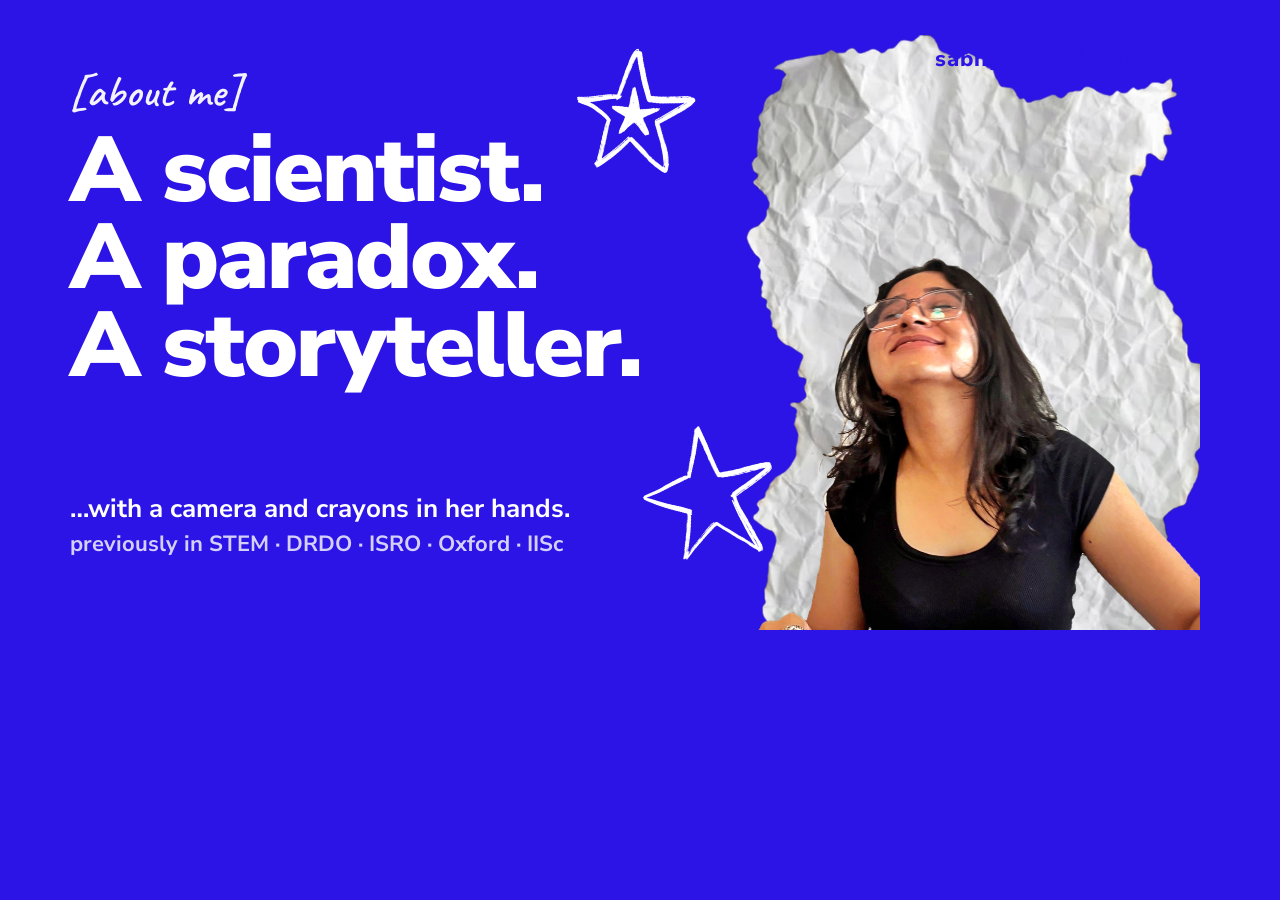
<file: og/about.html>
<!doctype html><meta charset="utf-8"><link rel="stylesheet" href="card.css">
<div class="card">
  <img class="star" src="../assets/img3.png" style="left:560px;top:40px;width:150px;transform:rotate(12deg)">
  <img class="star" src="../assets/img5.png" style="left:640px;top:420px;width:150px;transform:rotate(-10deg)">
  <div class="paper" style="height:720px;right:-20px;bottom:-60px"><img src="../assets/friend-paper.png"></div>
  <div class="url" style="color:#2C14E6;opacity:1">sabhyabacchi.com</div>
  <div class="title"><div class="kicker">[about me]</div>
    <div class="h1">A scientist.<br>A paradox.<br>A storyteller.</div></div>
  <div class="sub" style="max-width:600px;font-size:26px">…with a camera and crayons in her hands.<br><span style="opacity:.8;font-size:22px">previously in STEM · DRDO · ISRO · Oxford · IISc</span></div>
</div>
</file>
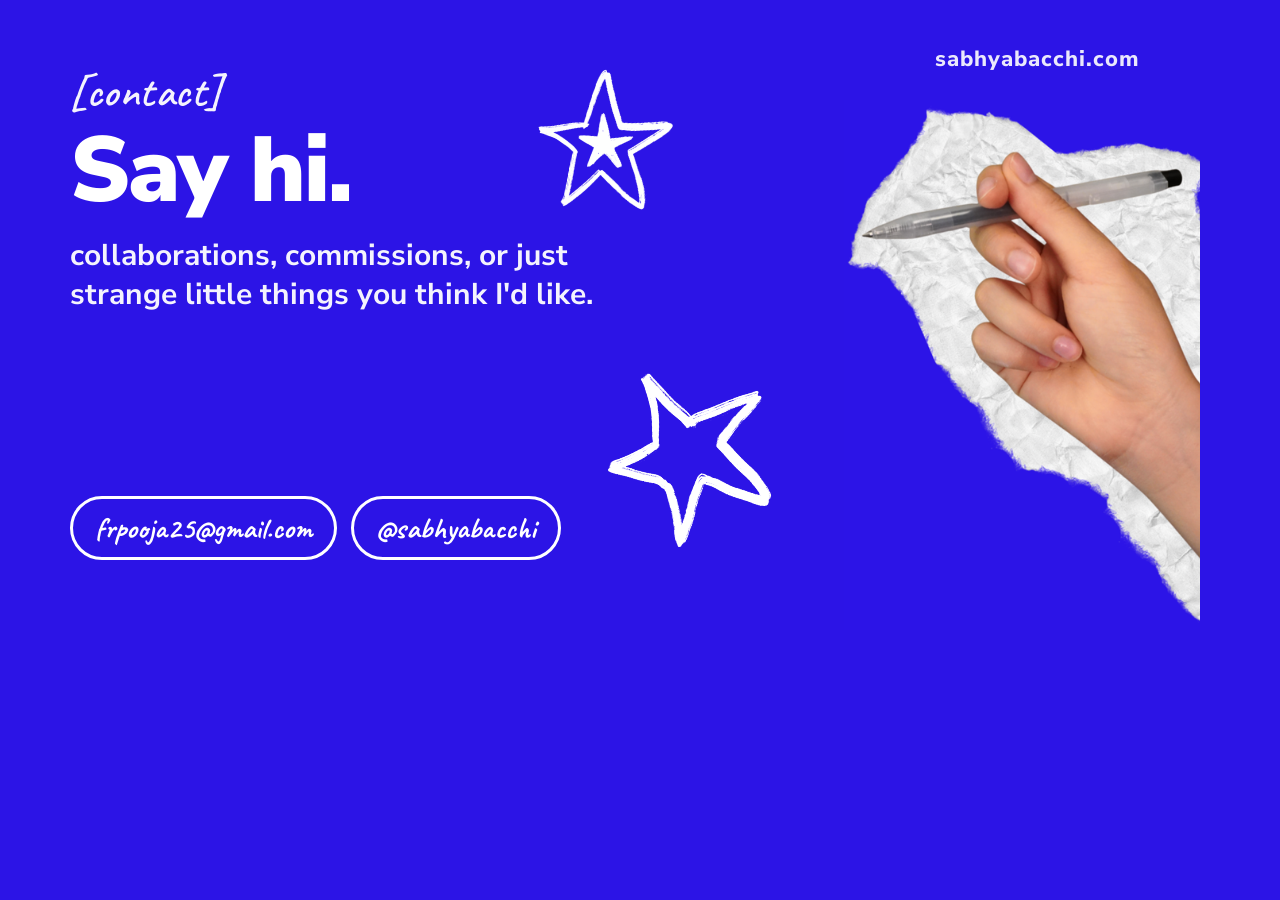
<file: og/contact.html>
<!doctype html><meta charset="utf-8"><link rel="stylesheet" href="card.css">
<div class="card">
  <img class="star" src="../assets/img3.png" style="left:520px;top:60px;width:170px;transform:rotate(10deg)">
  <img class="star" src="../assets/img2.png" style="left:560px;top:330px;width:260px;transform:rotate(-6deg)">
  <div class="hand" style="left:auto;right:-40px;height:560px;transform:scaleX(-1)"><img src="../assets/img1.png"></div>
  <div class="url">sabhyabacchi.com</div>
  <div class="title"><div class="kicker">[contact]</div>
    <div class="h1">Say hi.</div>
    <div style="font-size:30px;font-weight:700;margin-top:22px;max-width:560px;line-height:1.3;opacity:.95">collaborations, commissions, or just strange little things you think I'd like.</div></div>
  <div class="tags"><i>frpooja25@gmail.com</i><i>@sabhyabacchi</i></div>
</div>
</file>
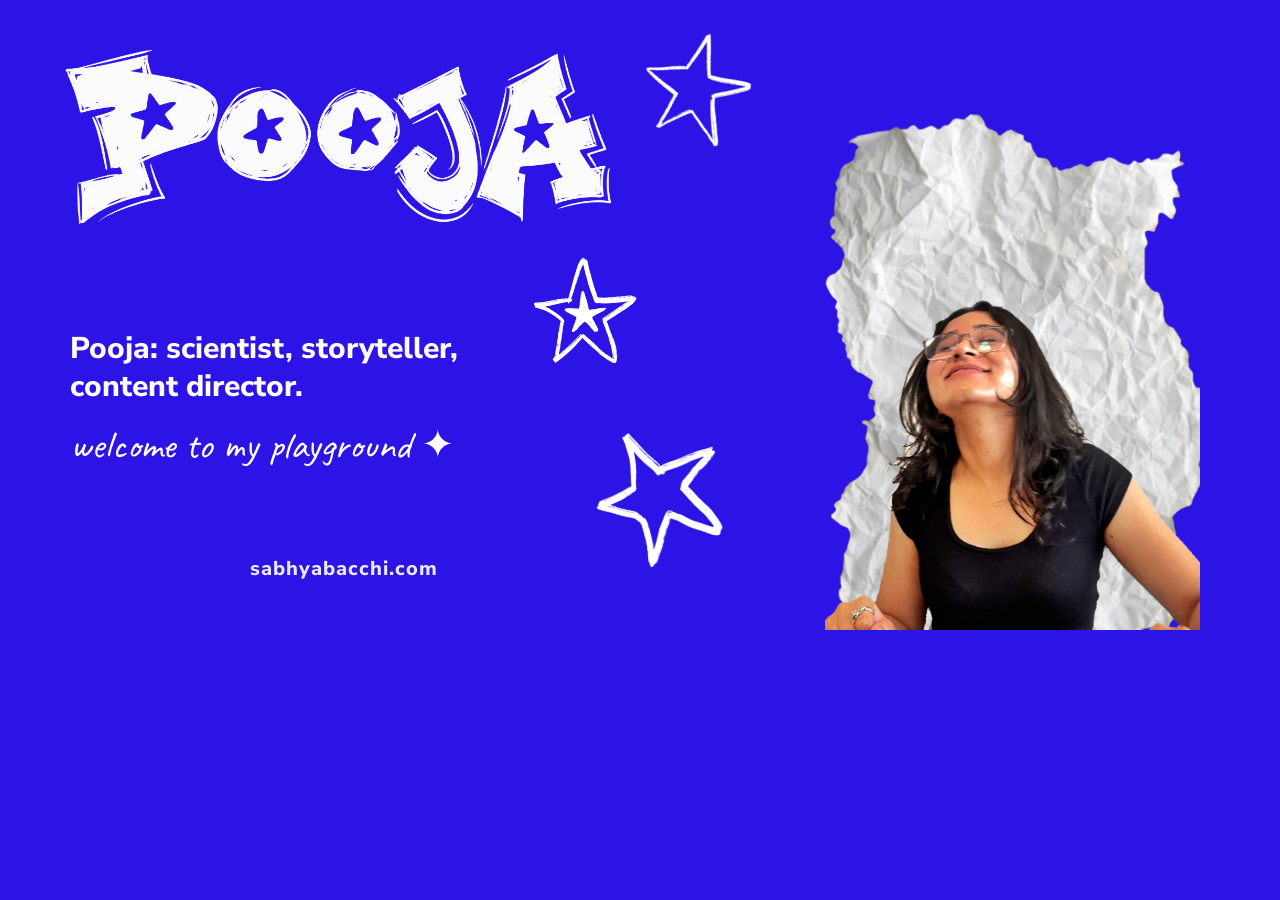
<file: og/home.html>
<!doctype html><meta charset="utf-8"><link rel="stylesheet" href="card.css">
<div class="card">
  <div class="paper" style="height:600px;right:-20px;bottom:-30px"><img src="../assets/friend-paper.png"></div>
  <img class="star" src="../assets/img3.png" style="left:520px;top:250px;width:130px;transform:rotate(8deg)">
  <img class="star" src="../assets/img2.png" style="left:560px;top:400px;width:200px;transform:rotate(-6deg)">
  <img class="star" src="../assets/img5.png" style="left:640px;top:30px;width:120px;transform:rotate(14deg)">
  <img src="../assets/pooja-graffiti.png" style="position:absolute;left:56px;top:40px;width:560px">
  <div style="position:absolute;left:70px;top:330px;max-width:480px;font-size:30px;font-weight:800;line-height:1.25">Pooja: scientist, storyteller,<br>content director.</div>
  <div style="position:absolute;left:70px;top:420px;font-family:Caveat;font-size:40px">welcome to my playground ✦</div>
  <div class="url" style="right:auto;left:auto;right:auto;left:250px;top:auto;bottom:48px;font-size:20px">sabhyabacchi.com</div>
</div>
</file>
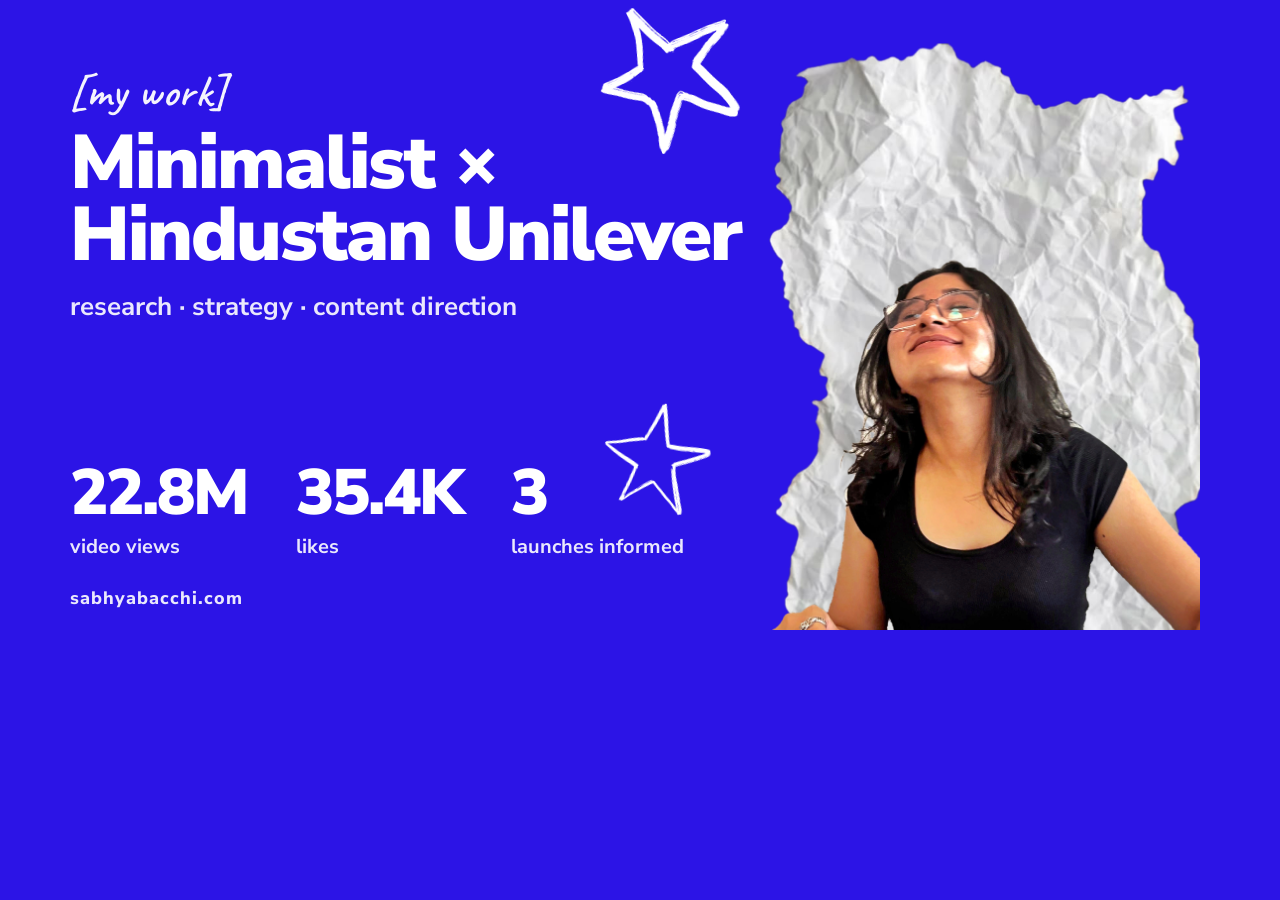
<file: og/work.html>
<!doctype html><meta charset="utf-8"><link rel="stylesheet" href="card.css">
<div class="card">
  <img class="star" src="../assets/img2.png" style="left:560px;top:-30px;width:220px;transform:rotate(-8deg)">
  <img class="star" src="../assets/img5.png" style="left:600px;top:400px;width:120px;transform:rotate(10deg)">
  <div class="paper" style="height:700px;right:-30px;bottom:-50px"><img src="../assets/friend-paper.png"></div>
  <div class="url" style="right:auto;left:70px;top:auto;bottom:20px;font-size:18px">sabhyabacchi.com</div>
  <div class="title"><div class="kicker">[my work]</div>
    <div class="h1" style="font-size:76px">Minimalist ×<br>Hindustan Unilever</div>
    <div style="font-size:26px;font-weight:700;margin-top:18px;opacity:.9">research · strategy · content direction</div></div>
  <div class="stats">
    <div><b>22.8M</b><span>video views</span></div>
    <div><b>35.4K</b><span>likes</span></div>
    <div><b>3</b><span>launches informed</span></div>
  </div>
</div>
</file>
<file: assets/style0.css>
.captcha-container.rendered{width:304px;margin-bottom:24px}.captcha-container.rendered.align-center{margin-left:auto;margin-right:auto}.captcha-container.rendered.align-right{margin-left:auto}.sqs-async-form-content .field-error{color:#fff;background:#cc3b3b url(//assets.squarespace.com/universal/images-v6/standard/icon_close_7_light.png) 9px no-repeat;border-radius:2px;margin:12px 0;padding:5px 15px 3px 25px;font-size:13px;line-height:23px;display:inline-block}.sqs-async-form-content .form-wrapper .form-submission-text:focus:not(:focus-visible){outline:none}.sqs-async-form-content .form-wrapper .form-submission-html:focus:not(:focus-visible){outline:none}.sqs-async-form-content .form-wrapper .field-error:focus:not(:focus-visible){outline:none}.sqs-async-form-content .form-wrapper .field-list{line-height:normal}.sqs-async-form-content .form-wrapper .field-list fieldset,.sqs-async-form-content .form-wrapper .field-list legend{border:0;margin:0;padding:0}.sqs-async-form-content .form-wrapper .field-list textarea{resize:vertical;min-height:100px}.sqs-async-form-content .form-wrapper .field-list textarea.medium{min-height:200px}.sqs-async-form-content .form-wrapper .field-list textarea.large{min-height:300px}.sqs-async-form-content .form-wrapper .field-list .section{margin:2em 0;padding-bottom:.3em;font-size:.9em}.sqs-async-form-content .form-wrapper .field-list .section.underline{border-bottom:1px solid #999}.sqs-async-form-content .form-wrapper .field-list .section:first-child{margin:0 0 2em}.sqs-async-form-content .form-wrapper .field-list .title{display:block}.sqs-async-form-content .form-wrapper .field-list .description{opacity:.7;white-space:pre-wrap;padding:.5em 0;font-size:12px;display:block}.sqs-async-form-content .form-wrapper .field-list .field{margin:0 0 24px;position:relative}.sqs-async-form-content .form-wrapper .field-list .field .caption{font-size:12px}.sqs-async-form-content .form-wrapper .field-list .field .caption .field-element{font-size:14px}.sqs-async-form-content .form-wrapper .field-list .field .field-element{color:#000;box-sizing:border-box;background:#fafafa;border:1px solid #ccc;border-radius:2px;width:100%;margin:6px 0 4px;padding:12px;font-family:sans-serif;font-size:12px;line-height:normal}.sqs-async-form-content .form-wrapper .field-list .field .field-element:focus{background:#fff;transition:background .1s ease-in}.sqs-async-form-content .form-wrapper .field-list .field select{max-width:100%;margin:6px 0 4px}.sqs-async-form-content .form-wrapper .field-list .field .prefix{color:#aaa;font-family:sans-serif;font-size:13px;line-height:16px;position:absolute;bottom:16px;left:8px}.sqs-async-form-content .form-wrapper .field-list .field.twitter .field-element{padding-left:22px}.sqs-async-form-content .form-wrapper .field-list .field.currency.hassymbol .field-element{padding-left:20px}.sqs-async-form-content .form-wrapper .field-list .field.website .field-element{padding-left:45px}.sqs-async-form-content .form-wrapper .field-list .field.checkbox label,.sqs-async-form-content .form-wrapper .field-list .field.radio label{cursor:pointer}.sqs-async-form-content .form-wrapper .field-list .field.checkbox input,.sqs-async-form-content .form-wrapper .field-list .field.radio input{margin-right:5px}.sqs-async-form-content .form-wrapper .field-list .field .option{margin:6px 0 4px;font-size:13px}.sqs-async-form-content .form-wrapper .field-list .field.likert .item{margin:1.6em 0}.sqs-async-form-content .form-wrapper .field-list .field.likert .question{margin:0 0 .5em;font-size:.9em}.sqs-async-form-content .form-wrapper .field-list .field.likert .option{float:left;text-align:left;border-top:1px solid #ddd;width:20%}.sqs-async-form-content .form-wrapper .field-list .field.likert .option label{cursor:pointer;margin:0;padding:0 0 0 1px;font-size:.9em;display:block}.sqs-async-form-content .form-wrapper .field-list .field.likert .option input{margin:10px 0;display:block}.sqs-async-form-content .form-wrapper .field-list .field.likert .option:last-of-type{border-right:none}.sqs-async-form-content .form-wrapper .field-list .fields{margin:0 0 0 -2%}.sqs-async-form-content .form-wrapper .field-list .fields .title,.sqs-async-form-content .form-wrapper .field-list .fields .description,.sqs-async-form-content .form-wrapper .field-list .fields .field,.sqs-async-form-content .form-wrapper .field-list .fields .field-error{margin-left:2%}.sqs-async-form-content .form-wrapper .field-list .fields .field{float:left}.sqs-async-form-content .form-wrapper .field-list .fields .field.two-digits{width:3.5em}.sqs-async-form-content .form-wrapper .field-list .fields .field.three-digits{width:4.2em}.sqs-async-form-content .form-wrapper .field-list .fields .field.four-digits{width:4.8em}.sqs-async-form-content .form-wrapper .field-list .fields .field.ampm{width:4.5em}.sqs-async-form-content .form-wrapper .field-list .fields.name .field{width:48%}.sqs-async-form-content .form-wrapper .field-list .fields.address .field.address1,.sqs-async-form-content .form-wrapper .field-list .fields.address .field.address2{width:98%}.sqs-async-form-content .form-wrapper .field-list .fields.address .field.city{width:70%}.sqs-async-form-content .form-wrapper .field-list .fields.address .field.state-province{width:26%}.sqs-async-form-content .form-wrapper .field-list .fields.address .field.zip{width:36%}.sqs-async-form-content .form-wrapper .field-list .fields.address .field.country{width:98%}.sqs-async-form-content .form-wrapper .field-list .fields.payment .field.card-expiry-month,.sqs-async-form-content .form-wrapper .field-list .fields.payment .field.card-expiry-year{width:40%}.sqs-async-form-content .form-wrapper .field-list .form-item.error,.sqs-async-form-content .form-wrapper .field-list .form-item.error .caption,.sqs-async-form-content .form-wrapper .field-list .form-item.error .title,.sqs-async-form-content .form-wrapper .field-list .form-item.error .description{color:#bd0000}.sqs-async-form-content .form-wrapper .field-list .form-item.error input,.sqs-async-form-content .form-wrapper .field-list .form-item.error textarea{border:1px solid #e99292}.sqs-async-form-content .form-wrapper .form-button-wrapper--align-left{text-align:left}.sqs-async-form-content .form-wrapper .form-button-wrapper--align-center{text-align:center}.sqs-async-form-content .form-wrapper .form-button-wrapper--align-right{text-align:right}.sqs-async-form-content .form-wrapper input[type=submit]{color:#fff;text-transform:uppercase;letter-spacing:0;text-align:center;cursor:pointer;-webkit-appearance:none;-moz-appearance:none;-ms-appearance:none;appearance:none;text-transform:none;background-color:#272727;border-width:0;width:auto;height:auto;padding:1em 2.5em;font-family:Helvetica Neue,Helvetica,Arial,sans-serif;font-size:14px;font-style:normal;font-weight:400;line-height:1em;text-decoration:none;display:inline-block}.sqs-async-form-content .form-wrapper .form-submission-text{margin-top:20px}.sqs-async-form-content .form-wrapper .field .field-error{margin-bottom:.5em}.sqs-async-form-content .form-wrapper .submitting .field-list{opacity:.7}.sqs-async-form-content .form-wrapper .hidden,.sqs-async-form-content .form-wrapper.hidden{display:none}.sqs-async-form-content.saving{opacity:.5}@keyframes bounceIn{0%{opacity:0;transform:scale(.3)}50%{opacity:1;transform:scale(1.05)}70%{transform:scale(.9)}to{transform:scale(1)}}@keyframes bounceOut{0%{transform:scale(1)}25%{transform:scale(.95)}50%{opacity:1;transform:scale(1.1)}to{opacity:0;transform:scale(.3)}}@media screen and (max-width:432px){.mobile-hidden,.subDesktop-hidden{display:none}}@media screen and (min-width:433px){.desktop-hidden{display:none}}.absolute-cart-box{z-index:15000;position:fixed;top:11px;right:11px}.sqs-pill-shopping-cart{letter-spacing:normal;font:400 12px/22px Clarkson,Helvetica Neue,Helvetica,Arial,sans-serif}.sqs-pill-shopping-cart.sqs-scalable-hidden{display:none}.sqs-pill-shopping-cart-content{cursor:pointer;white-space:nowrap;border-radius:30px;min-width:220px;height:26px;padding:10px 15px;font-size:12px;line-height:18px}.sqs-pill-shopping-cart .icon{width:18px;height:18px;margin-left:5px;margin-right:10px;display:inline-block;position:relative;top:5px}.sqs-pill-shopping-cart .details{float:none;text-transform:none;letter-spacing:0;font-style:normal;line-height:normal;display:inline-block}.sqs-pill-shopping-cart .subtotal{border:none;padding:0;display:inline-block;position:absolute;top:14px;right:25px}.sqs-pill-shopping-cart .subtotal .price{float:right;letter-spacing:1px;white-space:nowrap;text-overflow:ellipsis;max-width:100px;font-size:15px;font-weight:700;line-height:22px;overflow:hidden}.sqs-pill-shopping-cart-content.dark{color:#ddd;background-color:#111;background-image:linear-gradient(#1e1e1e,#040404);border:1px solid rgba(255,255,255,.05);box-shadow:0 0 0 1px rgba(0,0,0,.086),0 1px rgba(0,0,0,.15)}.sqs-pill-shopping-cart-content.dark .icon{background:url(//assets.squarespace.com/universal/images-v6/damask/cart-16-light.png) 50% no-repeat}@media (-webkit-min-device-pixel-ratio:2),(-webkit-min-device-pixel-ratio:1.5),(min-resolution:1.5dppx){.sqs-pill-shopping-cart-content.dark .icon{background-image:url(//assets.squarespace.com/universal/images-v6/damask/cart-32-light.png);background-size:16px}}.sqs-pill-shopping-cart-content.dark:hover{color:#fff}.sqs-pill-shopping-cart-content.light{color:#666;background-color:#eee;background-image:linear-gradient(#fbfbfb,#e1e1e1);border:none;box-shadow:0 1px 1px rgba(0,0,0,.3)}.sqs-pill-shopping-cart-content.light .icon{background:url(/universal/images-v6/icons/icon-cart-18-dark.png)}.sqs-pill-shopping-cart-content.light:hover{color:#333}@media only screen and (max-width:700px){.absolute-cart-box{position:fixed;top:auto;bottom:0;left:0}.sqs-pill-shopping-cart{width:100%;position:fixed;top:auto;bottom:0;left:0}.sqs-pill-shopping-cart-content{border-radius:0}}
</file>
<file: assets/style1.css>
@keyframes shiver{0%{transform:translate(0)}25%{transform:translate(11px)}75%{transform:translate(-11px)}to{transform:translate(0)}}@keyframes shimmy{0%{transform:translate(0)}50%{transform:translate(-33px)}to{transform:translate(0)}}@keyframes spin{0%{transform:rotate(0)}to{transform:rotate(360deg)}}@keyframes bounceIn{0%{opacity:0;transform:scale(.3)}50%{opacity:1;transform:scale(1.05)}70%{transform:scale(.9)}to{transform:scale(1)}}@keyframes pulseBadgeOpacity{0%{opacity:1}85%{opacity:.6}to{opacity:1}}@keyframes fadeout{0%{opacity:1}to{opacity:0}}@keyframes riseandfadein{0%{opacity:0;transform:translateY(22px)}to{opacity:1;transform:translateY(0)}}.c1N8poOPRwOvLiT7{animation-name:shiver;animation-duration:.2s;animation-timing-function:cubic-bezier(.175,.885,.32,1.275);animation-iteration-count:1}.rnk7l8tmpJgsMQCm{animation-name:shiver;animation-duration:.1s;animation-timing-function:cubic-bezier(.175,.885,.32,1.275);animation-iteration-count:2}.jU0T90rEJMoTi9_l{animation-name:shimmy;animation-duration:.3s;animation-timing-function:cubic-bezier(.175,.885,.32,1.275);animation-iteration-count:1}.Frg0fwRyVG4Wj4Zr{animation-name:spin;animation-duration:1s;animation-timing-function:linear;animation-iteration-count:infinite}._sYAI9HCsAL3mZfy{animation-name:pulseBadgeOpacity;animation-duration:4s;animation-timing-function:ease-in-out;animation-iteration-count:infinite}.QNxyPEWXpucQbYoS{animation-name:fadeout;animation-iteration-count:1}.NM98KLP90GoviE9e{animation-name:fadein;animation-iteration-count:1}.t4pGWQED9kwM_LHe{animation-name:riseandfadein;animation-iteration-count:1}.Q7Q29OauHksiFEKQ{z-index:20001;background-color:transparent;border:none;justify-content:center;align-items:center;width:100%;height:100%;display:flex;position:fixed;top:0;left:0}.SBtHubFVWi8sQUqt{background-color:transparent;border:2px solid rgba(255,255,255,.7);border-color:rgba(255,255,255,.15) rgba(255,255,255,.7) rgba(255,255,255,.7) rgba(255,255,255,.15);border-radius:1000px;width:44px;height:44px;display:block}.pI9pX0r94c8rhLa2{z-index:20000;background-color:rgba(0,0,0,.3);border:none;width:100vw;height:100%;min-height:100%;transition:background-color .1s ease-out;position:fixed;top:0;left:0}.pI9pX0r94c8rhLa2.aQRQn2SojLcyw6Cs{background-color:transparent}.LFeApafGQs3JaswU{overflow:hidden}
</file>
<file: assets/style2.css>
.sqs-block[data-definition-name="website.components.imageFluid"] {
  /* Reusing  "design-layout-fluid" class to match legacy implementation */
}
.sqs-block[data-definition-name="website.components.imageFluid"] .sqs-block-content,
.sqs-block[data-definition-name="website.components.imageFluid"] .image-block-outer-wrapper,
.sqs-block[data-definition-name="website.components.imageFluid"] .sqs-image {
  width: 100%;
  height: 100%;
}
.sqs-block[data-definition-name="website.components.imageFluid"] .sqs-image-content {
  position: relative;
  width: var(--image-component-container-width, 100%);
  height: var(--image-component-container-height, 100%);
}
.sqs-block[data-definition-name="website.components.imageFluid"] .design-layout-fluid img {
  width: 100%;
  height: 100%;
  position: absolute;
}
.sqs-block[data-definition-name="website.components.imageFluid"] .design-layout-fluid .sqs-image {
  display: flex;
}
.sqs-block[data-definition-name="website.components.imageFluid"] .design-layout-fluid.image-position-left .sqs-image {
  justify-content: flex-start;
}
.sqs-block[data-definition-name="website.components.imageFluid"] .design-layout-fluid.image-position-center .sqs-image {
  justify-content: center;
}
.sqs-block[data-definition-name="website.components.imageFluid"] .design-layout-fluid.image-position-right .sqs-image {
  justify-content: flex-end;
}
.sqs-block[data-definition-name="website.components.imageFluid"] .fluidImageOverlay {
  position: absolute;
  top: 0;
  left: 0;
  width: 100%;
  height: 100%;
  mix-blend-mode: var(--image-component-overlay-blend-mode);
  opacity: var(--image-component-overlay-opacity);
  background-color: var(--image-block-overlay-color);
}
.sqs-block[data-definition-name="website.components.imageFluid"] .imageEffectContainer {
  position: absolute;
  inset: 0;
  margin: auto;
  pointer-events: none;
}
.sqs-block[data-definition-name="website.components.imageFluid"] .sqs-block-image-button {
  display: block;
  width: 100%;
  border: none;
  padding: 0;
  background: none;
}
.sqs-block[data-definition-name="website.components.imageFluid"] .design-layout-fluid .fluid-image-container .content-fill {
  display: block;
}
.sqs-block[data-definition-name="website.components.imageFluid"] .design-layout-fluid .fluid-image-container .content-fill,
.sqs-block[data-definition-name="website.components.imageFluid"] .design-layout-fluid .fluid-image-container .content-fill img {
  width: 100%;
  height: 100%;
  position: absolute;
  top: 0;
  left: 0;
}
.fe-block .fe-block .sqs-block[data-definition-name="website.components.imageFluid"] .design-layout-fluid.image-component-container-fit .fluid-image-container {
  --image-component-container-width: initial;
  --image-component-container-height: initial;
}
.fe-block .fe-block .sqs-block[data-definition-name="website.components.imageFluid"] .design-layout-fluid.image-component-container-fit .fluid-image-container .content-fit img {
  position: static;
  aspect-ratio: var(--image-component-native-aspect-ratio);
}
</file>
<file: assets/style3.css>
.sqs-block[data-definition-name="website.components.html"] .sqs-html-content {
  position: relative;
  z-index: 0;
}
</file>
<file: assets/style4.css>
.sqs-block[data-definition-name="website.components.code"] .source-code {
  white-space: pre;
  overflow: auto;
}
</file>
<file: assets/style5.css>
.sqs-block[data-definition-name="website.components.socialLinks"] {
  /* stylelint-disable less/no-duplicate-variables */
  /* stylelint-disable no-duplicate-selectors */
}
.sqs-block[data-definition-name="website.components.socialLinks"] .sqs-block-socialaccountlinks-content {
  --social-links-solid-icon-dark: #222222;
  --social-links-solid-icon-light: #ffffff;
  --social-links-solid-icon-dark-faded: rgba(34, 34, 34, 0.4);
  --social-links-solid-icon-light-faded: rgba(255, 255, 255, 0.4);
}
.sqs-block[data-definition-name="website.components.socialLinks"] .sqs-use--icon,
.sqs-block[data-definition-name="website.components.socialLinks"] .sqs-use--mask {
  fill: transparent;
  transition: fill 170ms ease-in-out;
}
.sqs-block[data-definition-name="website.components.socialLinks"] .sqs-svg-icon--wrapper {
  display: inline-block;
  position: relative;
  overflow: hidden;
  cursor: pointer;
  text-decoration: none;
  transition: background-color 170ms ease-in-out, opacity 170ms ease-in-out;
  z-index: 0;
}
.sqs-block[data-definition-name="website.components.socialLinks"] .sqs-svg-icon--wrapper > div,
.sqs-block[data-definition-name="website.components.socialLinks"] .sqs-svg-icon--wrapper svg {
  position: absolute;
  top: 0;
  left: 0;
  width: 100%;
  height: 100%;
}
.sqs-block[data-definition-name="website.components.socialLinks"] .sqs-svg-icon--wrapper:hover {
  opacity: 0.8;
}
.sqs-block[data-definition-name="website.components.socialLinks"] .sqs-svg-icon--list {
  display: flex;
  flex-wrap: wrap;
  align-items: center;
}
.sqs-block[data-definition-name="website.components.socialLinks"] .social-icons-color-black,
.sqs-block[data-definition-name="website.components.socialLinks"] .social-icons-color-white {
  --si-primary: var(--social-links-block-main-icon-color, var(--social-icons-color));
  --si-primary-faded: var(--social-links-block-main-icon-color, var(--social-icons-color-faded));
  --si-contrast: var(--social-links-block-secondary-icon-color, var(--social-icons-solid-icon-color));
  --si-contrast-faded: var(--social-links-block-secondary-icon-color, var(--social-icons-solid-icon-color-faded));
}
.sqs-block[data-definition-name="website.components.socialLinks"] .social-icons-color-black {
  --social-icons-color: #222222;
  --social-icons-color-faded: rgba(34, 34, 34, 0.4);
  --social-icons-solid-icon-color: var(--social-links-solid-icon-light);
  --social-icons-solid-icon-color-faded: var(--social-links-solid-icon-light-faded);
}
.sqs-block[data-definition-name="website.components.socialLinks"] .social-icons-color-white {
  --social-icons-color: #ffffff;
  --social-icons-color-faded: rgba(255, 255, 255, 0.4);
  --social-icons-solid-icon-color: var(--social-links-solid-icon-dark);
  --social-icons-solid-icon-color-faded: var(--social-links-solid-icon-dark-faded);
}
.sqs-block[data-definition-name="website.components.socialLinks"] .social-icons-color-standard .sqs-svg-icon--wrapper {
  --si-primary: var(--social-icon-color);
  --si-primary-faded: var(--social-icon-color-faded);
  --si-contrast: var(--social-links-solid-icon-light);
  --si-contrast-faded: var(--social-links-solid-icon-light-faded);
}
.sqs-block[data-definition-name="website.components.socialLinks"] .social-icons-color-standard .applepodcast {
  --social-icon-color: #000000;
  --social-icon-color-faded: rgba(0, 0, 0, 0.4);
}
.sqs-block[data-definition-name="website.components.socialLinks"] .social-icons-color-standard .bandsintown {
  --social-icon-color: #00b4b3;
  --social-icon-color-faded: rgba(0, 180, 179, 0.4);
}
.sqs-block[data-definition-name="website.components.socialLinks"] .social-icons-color-standard .behance {
  --social-icon-color: #1769ff;
  --social-icon-color-faded: rgba(23, 105, 255, 0.4);
}
.sqs-block[data-definition-name="website.components.socialLinks"] .social-icons-color-standard .chownow {
  --social-icon-color: #dc5d54;
  --social-icon-color-faded: rgba(220, 93, 84, 0.4);
}
.sqs-block[data-definition-name="website.components.socialLinks"] .social-icons-color-standard .codepen {
  --social-icon-color: #222222;
  --social-icon-color-faded: rgba(34, 34, 34, 0.4);
}
.sqs-block[data-definition-name="website.components.socialLinks"] .social-icons-color-standard .dribbble {
  --social-icon-color: #ea4c89;
  --social-icon-color-faded: rgba(234, 76, 137, 0.4);
}
.sqs-block[data-definition-name="website.components.socialLinks"] .social-icons-color-standard .dropbox {
  --social-icon-color: #007ee5;
  --social-icon-color-faded: rgba(0, 126, 229, 0.4);
}
.sqs-block[data-definition-name="website.components.socialLinks"] .social-icons-color-standard .email {
  --social-icon-color: #222222;
  --social-icon-color-faded: rgba(34, 34, 34, 0.4);
}
.sqs-block[data-definition-name="website.components.socialLinks"] .social-icons-color-standard .facebook {
  --social-icon-color: #3b5998;
  --social-icon-color-faded: rgba(59, 89, 152, 0.4);
}
.sqs-block[data-definition-name="website.components.socialLinks"] .social-icons-color-standard .facebook-unauth {
  --social-icon-color: #3b5998;
  --social-icon-color-faded: rgba(59, 89, 152, 0.4);
}
.sqs-block[data-definition-name="website.components.socialLinks"] .social-icons-color-standard .fivehundredpix {
  --social-icon-color: #0099e5;
  --social-icon-color-faded: rgba(0, 153, 229, 0.4);
}
.sqs-block[data-definition-name="website.components.socialLinks"] .social-icons-color-standard .fivehundredpix-unauth {
  --social-icon-color: #0099e5;
  --social-icon-color-faded: rgba(0, 153, 229, 0.4);
}
.sqs-block[data-definition-name="website.components.socialLinks"] .social-icons-color-standard .flickr {
  --social-icon-color: #0063dc;
  --social-icon-color-faded: rgba(0, 99, 220, 0.4);
}
.sqs-block[data-definition-name="website.components.socialLinks"] .social-icons-color-standard .flickr-unauth {
  --social-icon-color: #0063dc;
  --social-icon-color-faded: rgba(0, 99, 220, 0.4);
}
.sqs-block[data-definition-name="website.components.socialLinks"] .social-icons-color-standard .foursquare {
  --social-icon-color: #f94877;
  --social-icon-color-faded: rgba(249, 72, 119, 0.4);
}
.sqs-block[data-definition-name="website.components.socialLinks"] .social-icons-color-standard .foursquare-unauth {
  --social-icon-color: #f94877;
  --social-icon-color-faded: rgba(249, 72, 119, 0.4);
}
.sqs-block[data-definition-name="website.components.socialLinks"] .social-icons-color-standard .github {
  --social-icon-color: #4183c4;
  --social-icon-color-faded: rgba(65, 131, 196, 0.4);
}
.sqs-block[data-definition-name="website.components.socialLinks"] .social-icons-color-standard .github-unauth {
  --social-icon-color: #4183c4;
  --social-icon-color-faded: rgba(65, 131, 196, 0.4);
}
.sqs-block[data-definition-name="website.components.socialLinks"] .social-icons-color-standard .goodreads {
  --social-icon-color: #382110;
  --social-icon-color-faded: rgba(56, 33, 16, 0.4);
}
.sqs-block[data-definition-name="website.components.socialLinks"] .social-icons-color-standard .googleplay {
  --social-icon-color: #5adfcb;
  --social-icon-color-faded: rgba(90, 223, 203, 0.4);
}
.sqs-block[data-definition-name="website.components.socialLinks"] .social-icons-color-standard .google {
  --social-icon-color: #dc4e41;
  --social-icon-color-faded: rgba(220, 78, 65, 0.4);
}
.sqs-block[data-definition-name="website.components.socialLinks"] .social-icons-color-standard .houzz {
  --social-icon-color: #7ac143;
  --social-icon-color-faded: rgba(122, 193, 67, 0.4);
}
.sqs-block[data-definition-name="website.components.socialLinks"] .social-icons-color-standard .imdb {
  --social-icon-color: #e6b91e;
  --social-icon-color-faded: rgba(230, 185, 30, 0.4);
}
.sqs-block[data-definition-name="website.components.socialLinks"] .social-icons-color-standard .instagram {
  --social-icon-color: #e4405f;
  --social-icon-color-faded: rgba(228, 64, 95, 0.4);
}
.sqs-block[data-definition-name="website.components.socialLinks"] .social-icons-color-standard .instagram-unauth {
  --social-icon-color: #e4405f;
  --social-icon-color-faded: rgba(228, 64, 95, 0.4);
}
.sqs-block[data-definition-name="website.components.socialLinks"] .social-icons-color-standard .itunes {
  --social-icon-color: #ec4652;
  --social-icon-color-faded: rgba(236, 70, 82, 0.4);
}
.sqs-block[data-definition-name="website.components.socialLinks"] .social-icons-color-standard .linkedin {
  --social-icon-color: #0976b4;
  --social-icon-color-faded: rgba(9, 118, 180, 0.4);
}
.sqs-block[data-definition-name="website.components.socialLinks"] .social-icons-color-standard .linkedin-unauth {
  --social-icon-color: #0976b4;
  --social-icon-color-faded: rgba(9, 118, 180, 0.4);
}
.sqs-block[data-definition-name="website.components.socialLinks"] .social-icons-color-standard .medium {
  --social-icon-color: #00ab6c;
  --social-icon-color-faded: rgba(0, 171, 108, 0.4);
}
.sqs-block[data-definition-name="website.components.socialLinks"] .social-icons-color-standard .meetup {
  --social-icon-color: #e0393e;
  --social-icon-color-faded: rgba(224, 57, 62, 0.4);
}
.sqs-block[data-definition-name="website.components.socialLinks"] .social-icons-color-standard .pinterest {
  --social-icon-color: #cc2127;
  --social-icon-color-faded: rgba(204, 33, 39, 0.4);
}
.sqs-block[data-definition-name="website.components.socialLinks"] .social-icons-color-standard .pinterest-unauth {
  --social-icon-color: #cc2127;
  --social-icon-color-faded: rgba(204, 33, 39, 0.4);
}
.sqs-block[data-definition-name="website.components.socialLinks"] .social-icons-color-standard .rdio {
  --social-icon-color: #006ed2;
  --social-icon-color-faded: rgba(0, 110, 210, 0.4);
}
.sqs-block[data-definition-name="website.components.socialLinks"] .social-icons-color-standard .reddit {
  --social-icon-color: #ff4500;
  --social-icon-color-faded: rgba(255, 69, 0, 0.4);
}
.sqs-block[data-definition-name="website.components.socialLinks"] .social-icons-color-standard .rss {
  --social-icon-color: #222222;
  --social-icon-color-faded: rgba(34, 34, 34, 0.4);
}
.sqs-block[data-definition-name="website.components.socialLinks"] .social-icons-color-standard .smugmug {
  --social-icon-color: #7dbb00;
  --social-icon-color-faded: rgba(125, 187, 0, 0.4);
}
.sqs-block[data-definition-name="website.components.socialLinks"] .social-icons-color-standard .smugmug-unauth {
  --social-icon-color: #7dbb00;
  --social-icon-color-faded: rgba(125, 187, 0, 0.4);
}
.sqs-block[data-definition-name="website.components.socialLinks"] .social-icons-color-standard .snapchat {
  --social-icon-color: #222222;
  --social-icon-color-faded: rgba(34, 34, 34, 0.4);
}
.sqs-block[data-definition-name="website.components.socialLinks"] .social-icons-color-standard .soundcloud {
  --social-icon-color: #ff6600;
  --social-icon-color-faded: rgba(255, 102, 0, 0.4);
}
.sqs-block[data-definition-name="website.components.socialLinks"] .social-icons-color-standard .soundcloud-unauth {
  --social-icon-color: #ff6600;
  --social-icon-color-faded: rgba(255, 102, 0, 0.4);
}
.sqs-block[data-definition-name="website.components.socialLinks"] .social-icons-color-standard .spotify {
  --social-icon-color: #84bd00;
  --social-icon-color-faded: rgba(132, 189, 0, 0.4);
}
.sqs-block[data-definition-name="website.components.socialLinks"] .social-icons-color-standard .spotify-unauth {
  --social-icon-color: #84bd00;
  --social-icon-color-faded: rgba(132, 189, 0, 0.4);
}
.sqs-block[data-definition-name="website.components.socialLinks"] .social-icons-color-standard .squarespace {
  --social-icon-color: #222222;
  --social-icon-color-faded: rgba(34, 34, 34, 0.4);
}
.sqs-block[data-definition-name="website.components.socialLinks"] .social-icons-color-standard .stitcher {
  --social-icon-color: #1ea9e1;
  --social-icon-color-faded: rgba(30, 169, 225, 0.4);
}
.sqs-block[data-definition-name="website.components.socialLinks"] .social-icons-color-standard .stumbleupon {
  --social-icon-color: #eb4924;
  --social-icon-color-faded: rgba(235, 73, 36, 0.4);
}
.sqs-block[data-definition-name="website.components.socialLinks"] .social-icons-color-standard .thedots {
  --social-icon-color: #8c8070;
  --social-icon-color-faded: rgba(140, 128, 112, 0.4);
}
.sqs-block[data-definition-name="website.components.socialLinks"] .social-icons-color-standard .tidal {
  --social-icon-color: #222222;
  --social-icon-color-faded: rgba(34, 34, 34, 0.4);
}
.sqs-block[data-definition-name="website.components.socialLinks"] .social-icons-color-standard .tripadvisor {
  --social-icon-color: #00b087;
  --social-icon-color-faded: rgba(0, 176, 135, 0.4);
}
.sqs-block[data-definition-name="website.components.socialLinks"] .social-icons-color-standard .tumblr {
  --social-icon-color: #35465d;
  --social-icon-color-faded: rgba(53, 70, 93, 0.4);
}
.sqs-block[data-definition-name="website.components.socialLinks"] .social-icons-color-standard .tumblr-unauth {
  --social-icon-color: #35465d;
  --social-icon-color-faded: rgba(53, 70, 93, 0.4);
}
.sqs-block[data-definition-name="website.components.socialLinks"] .social-icons-color-standard .twitch {
  --social-icon-color: #6441a5;
  --social-icon-color-faded: rgba(100, 65, 165, 0.4);
}
.sqs-block[data-definition-name="website.components.socialLinks"] .social-icons-color-standard .twitter {
  --social-icon-color: #55acee;
  --social-icon-color-faded: rgba(85, 172, 238, 0.4);
}
.sqs-block[data-definition-name="website.components.socialLinks"] .social-icons-color-standard .twitter-unauth {
  --social-icon-color: #55acee;
  --social-icon-color-faded: rgba(85, 172, 238, 0.4);
}
.sqs-block[data-definition-name="website.components.socialLinks"] .social-icons-color-standard .url {
  --social-icon-color: #000000;
  --social-icon-color-faded: rgba(0, 0, 0, 0.4);
}
.sqs-block[data-definition-name="website.components.socialLinks"] .social-icons-color-standard .vevo {
  --social-icon-color: #ff0031;
  --social-icon-color-faded: rgba(255, 0, 49, 0.4);
}
.sqs-block[data-definition-name="website.components.socialLinks"] .social-icons-color-standard .vimeo {
  --social-icon-color: #1ab7ea;
  --social-icon-color-faded: rgba(26, 183, 234, 0.4);
}
.sqs-block[data-definition-name="website.components.socialLinks"] .social-icons-color-standard .vimeo-unauth {
  --social-icon-color: #1ab7ea;
  --social-icon-color-faded: rgba(26, 183, 234, 0.4);
}
.sqs-block[data-definition-name="website.components.socialLinks"] .social-icons-color-standard .vine {
  --social-icon-color: #00b488;
  --social-icon-color-faded: rgba(0, 180, 136, 0.4);
}
.sqs-block[data-definition-name="website.components.socialLinks"] .social-icons-color-standard .vsco {
  --social-icon-color: #ae995a;
  --social-icon-color-faded: rgba(174, 153, 90, 0.4);
}
.sqs-block[data-definition-name="website.components.socialLinks"] .social-icons-color-standard .yelp {
  --social-icon-color: #c41200;
  --social-icon-color-faded: rgba(196, 18, 0, 0.4);
}
.sqs-block[data-definition-name="website.components.socialLinks"] .social-icons-color-standard .youtube {
  --social-icon-color: #e52d27;
  --social-icon-color-faded: rgba(229, 45, 39, 0.4);
}
.sqs-block[data-definition-name="website.components.socialLinks"] .social-icons-color-standard .youtube-unauth {
  --social-icon-color: #e52d27;
  --social-icon-color-faded: rgba(229, 45, 39, 0.4);
}
</file>
<file: assets/style6.css>
.sqs-block[data-definition-name="website.components.horizontalrule"] hr {
  border: none;
  height: 1px;
}
</file>
